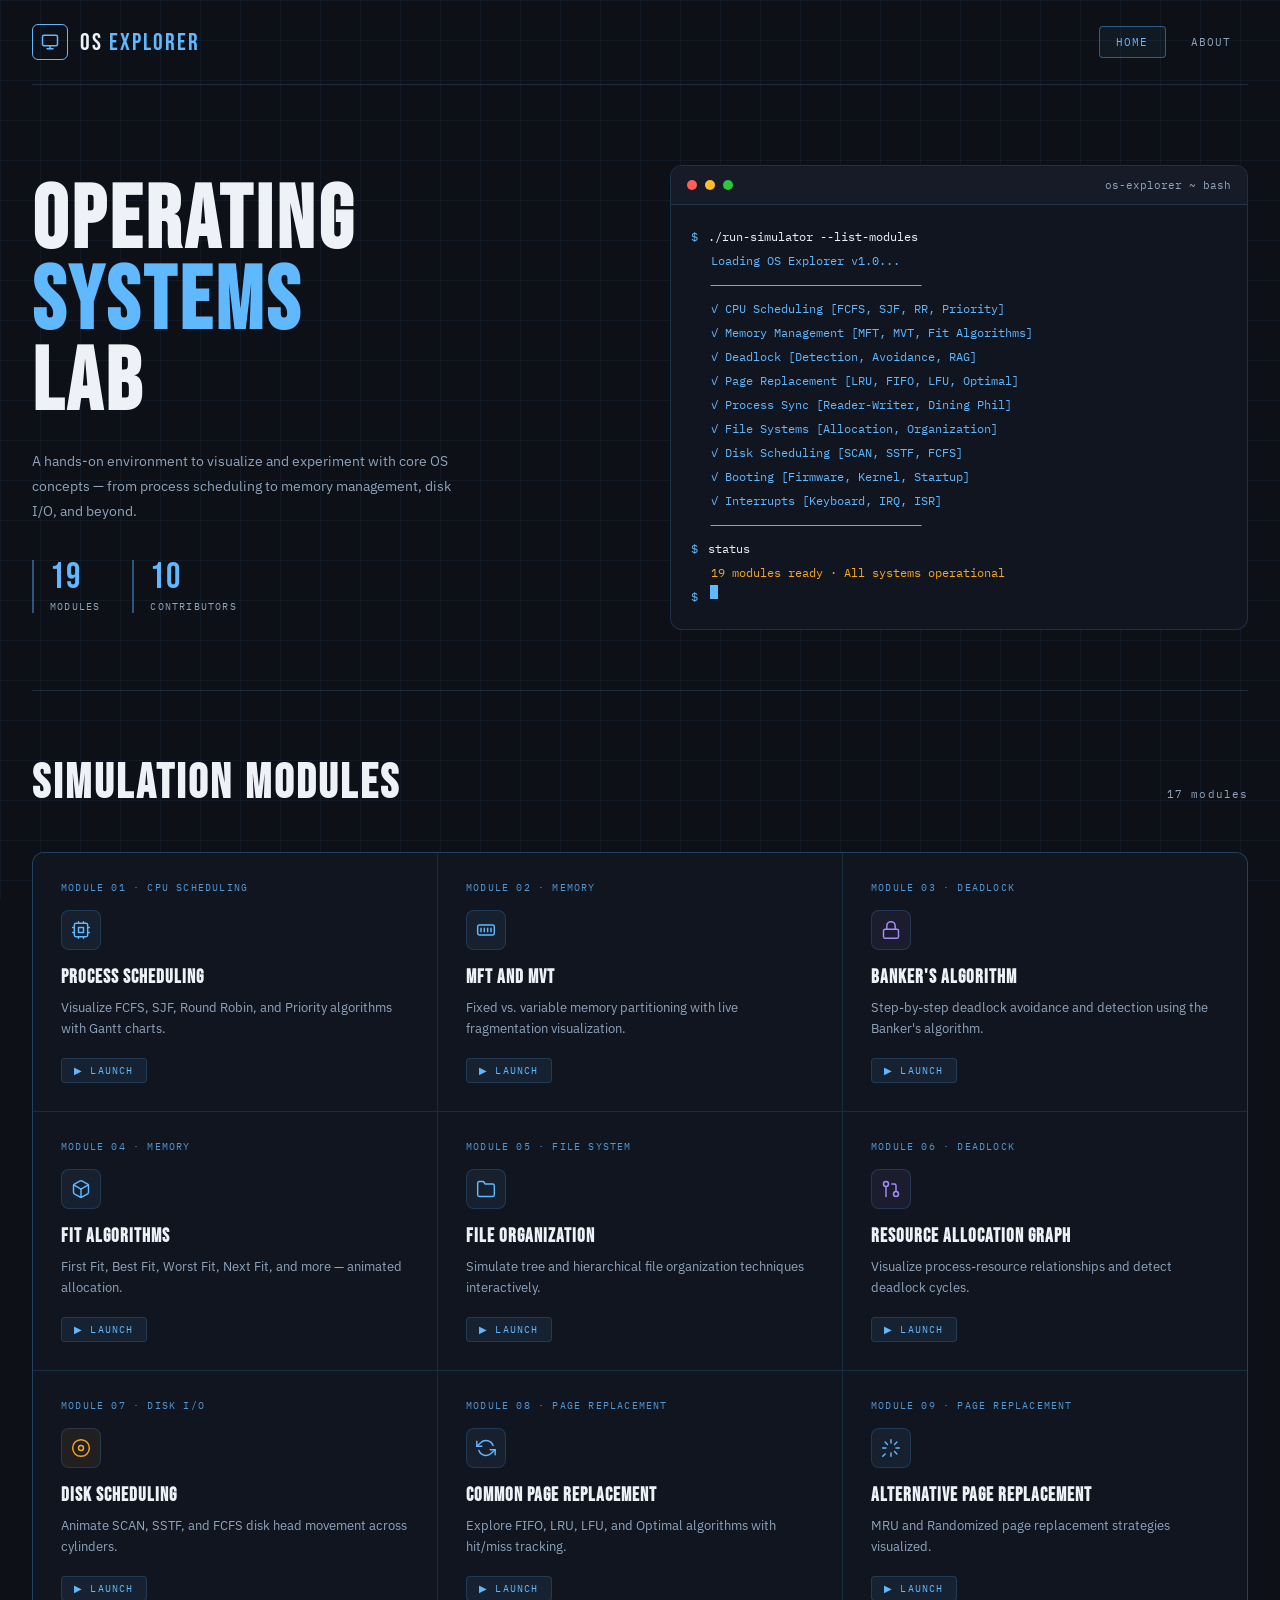
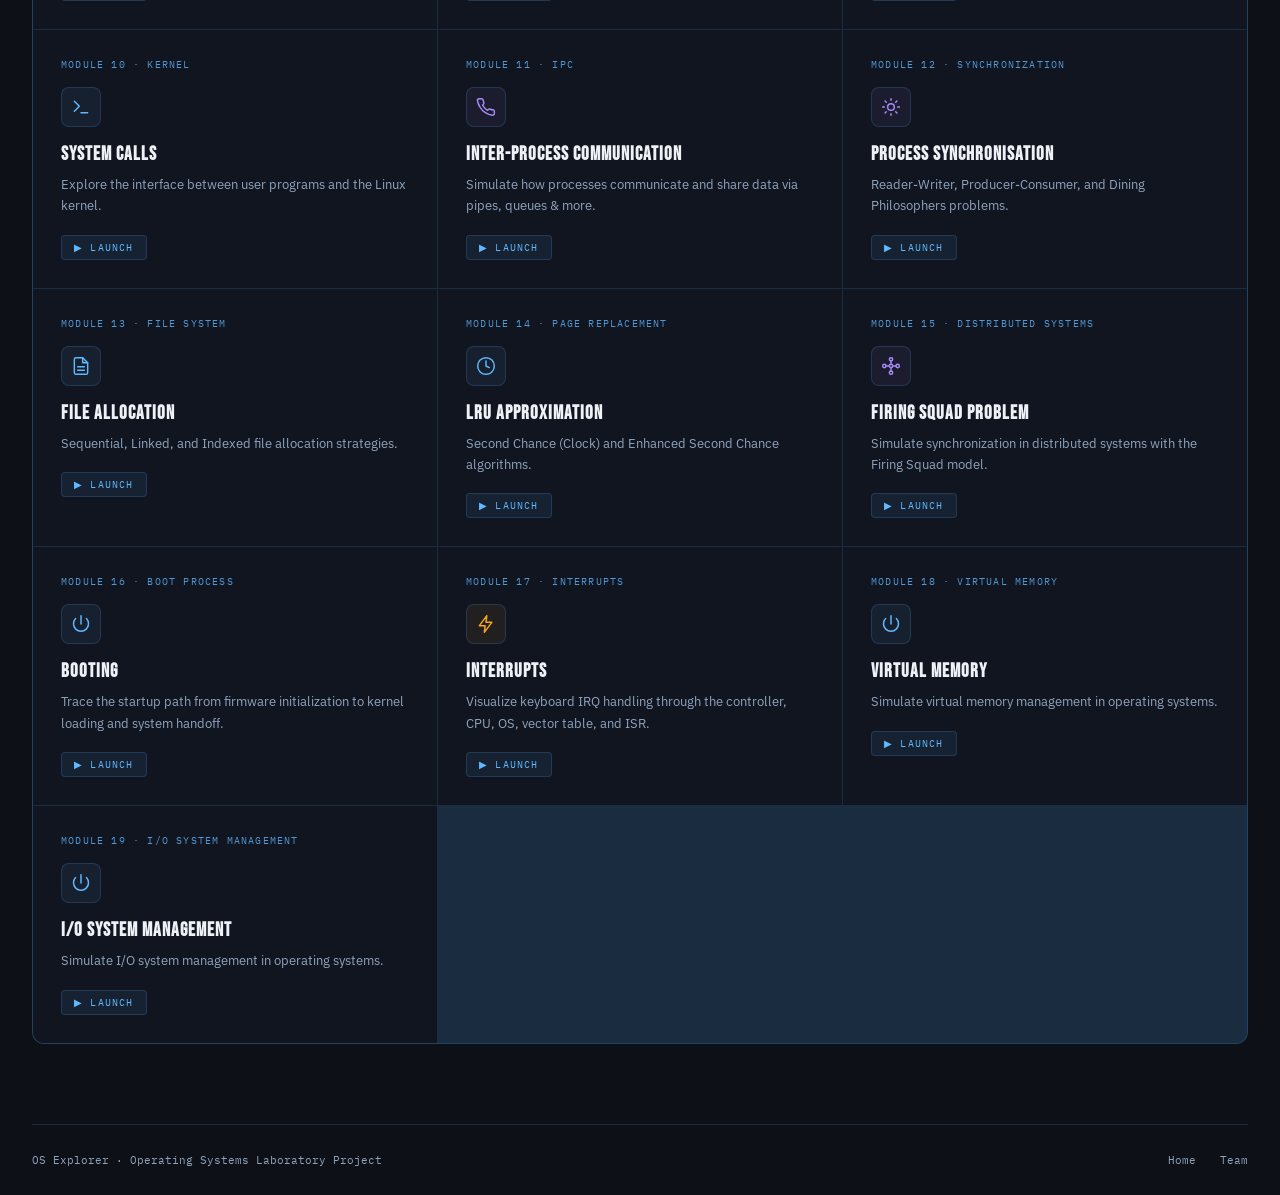
<file: index.html>
<!DOCTYPE html>
<html lang="en">
<head>
  <meta charset="UTF-8" />
  <meta name="viewport" content="width=device-width, initial-scale=1.0" />
  <title>OS Explorer — Operating Systems Lab</title>
  <link rel="preconnect" href="https://fonts.googleapis.com">
  <link href="https://fonts.googleapis.com/css2?family=IBM+Plex+Mono:wght@400;500;700&family=Bebas+Neue&family=IBM+Plex+Sans:wght@400;500;600&display=swap" rel="stylesheet">
  <style>
    :root {
      --bg:            #0d1017;
      --bg2:           #111520;
      --surface:       #161b27;
      --border:        rgba(82, 170, 255, 0.18);
      --border-bright: rgba(82, 170, 255, 0.45);
      --accent:        #60b8ff;
      --accent-dim:    rgba(96, 184, 255, 0.15);
      --accent2:       #60b8ff;
      --purple:        #a78bfa;
      --text:          #eef2f7;
      --muted:         #8fa4bc;
      --dim:           rgba(96, 183, 255, 0.803);
      --mono:  'IBM Plex Mono', monospace;
      --sans:  'IBM Plex Sans', sans-serif;
      --display: 'Bebas Neue', sans-serif;
    }

    * { box-sizing: border-box; margin: 0; padding: 0; }

    body {
      background: var(--bg);
      color: var(--text);
      font-family: var(--mono);
      min-height: 100vh;
      overflow-x: hidden;
    }

    /* Subtle grid overlay */
    body::before {
      content: '';
      position: fixed; inset: 0;
      background-image:
        linear-gradient(rgba(96,184,255,0.06) 1px, transparent 1px),
        linear-gradient(90deg, rgba(96,184,255,0.06) 1px, transparent 1px);
      background-size: 40px 40px;
      pointer-events: none; z-index: 0;
    }

    .container {
      max-width: 1280px; margin: 0 auto;
      padding: 0 32px; position: relative; z-index: 1;
    }

    /* ── NAVBAR ── */
    .navbar {
      display: flex; justify-content: space-between; align-items: center;
      padding: 24px 0; border-bottom: 1px solid var(--border);
    }
    .logo-wrap { display: flex; align-items: center; gap: 12px; }
    .logo-icon {
      width: 36px; height: 36px;
      border: 1.5px solid var(--accent); border-radius: 6px;
      display: flex; align-items: center; justify-content: center;
      color: var(--accent);
    }
    .logo { font-family: var(--display); font-size: 24px; letter-spacing: 2px; color: var(--text); }
    .logo span { color: var(--accent); }

    nav { display: flex; align-items: center; gap: 8px; }
    nav a {
      color: var(--muted); text-decoration: none;
      font-family: var(--mono); font-size: 11px;
      letter-spacing: 0.1em; text-transform: uppercase;
      padding: 8px 16px; border: 1px solid transparent; border-radius: 4px;
      transition: all 0.2s;
    }
    nav a:hover, nav a.active {
      color: var(--accent);
      border-color: var(--border-bright);
      background: rgba(96,184,255,0.05);
    }

    /* ── HERO ── */
    .hero {
      padding: 80px 0 60px;
      display: grid; grid-template-columns: 1fr 1fr;
      gap: 60px; align-items: center;
    }
    .hero-left { animation: fadeUp 0.6s ease both; }

    .hero h1 {
      font-family: var(--display);
      font-size: 88px; line-height: 0.92;
      letter-spacing: 4px; margin-bottom: 24px;
      color: var(--text);
    }
    .hero h1 .accent { color: var(--accent); }

    .hero-sub {
      color: var(--muted); font-family: var(--sans);
      font-size: 14px; line-height: 1.8;
      max-width: 420px; margin-bottom: 36px;
    }

    .hero-stats { display: flex; gap: 32px; }
    .stat { border-left: 2px solid var(--border-bright); padding-left: 16px; }
    .stat-n {
      font-family: var(--display); font-size: 36px;
      letter-spacing: 2px; color: var(--accent); line-height: 1;
    }
    .stat-label {
      font-family: var(--mono); font-size: 10px;
      color: var(--muted); text-transform: uppercase;
      letter-spacing: 0.12em; margin-top: 4px;
    }

    /* Terminal */
    .hero-right { animation: fadeUp 0.8s ease 0.2s both; }

    @keyframes fadeUp {
      from { opacity: 0; transform: translateY(20px); }
      to   { opacity: 1; transform: translateY(0); }
    }

    .terminal {
      background: var(--bg2);
      border: 1px solid var(--border);
      border-radius: 12px; overflow: hidden;
    }
    .terminal-bar {
      background: var(--surface); padding: 12px 16px;
      display: flex; align-items: center; gap: 8px;
      border-bottom: 1px solid var(--border);
    }
    .terminal-dot { width: 10px; height: 10px; border-radius: 50%; }
    .terminal-dot.red    { background: #ff5f57; }
    .terminal-dot.yellow { background: #febc2e; }
    .terminal-dot.green  { background: #28c840; }
    .terminal-title {
      font-family: var(--mono); font-size: 11px;
      color: var(--muted); margin-left: auto;
    }
    .terminal-body {
      padding: 20px; font-family: var(--mono);
      font-size: 12px; line-height: 2;
    }
    .t-line   { display: flex; gap: 10px; }
    .t-prompt { color: var(--accent); }
    .t-cmd    { color: var(--text); }
    .t-output { color: var(--muted); padding-left: 20px; }
    .t-ok     { color: var(--accent); }
    .t-info   { color: var(--accent2); }
    .t-warn   { color: #f5a623; }

    .cursor {
      display: inline-block; width: 8px; height: 14px;
      background: var(--accent); vertical-align: middle;
      animation: blink 1s step-end infinite; margin-left: 2px;
    }
    @keyframes blink { 0%,100%{opacity:1} 50%{opacity:0} }

    hr.divider { border: none; border-top: 1px solid var(--border); }

    /* ── MODULES ── */
    .modules-section { padding: 64px 0 80px; }

    .section-header {
      display: flex; align-items: baseline;
      justify-content: space-between; margin-bottom: 40px;
    }
    .section-header h2 {
      font-family: var(--display); font-size: 48px;
      letter-spacing: 3px; color: var(--text);
    }
    .section-header .counter {
      font-family: var(--mono); font-size: 11px;
      color: var(--muted); letter-spacing: 0.1em;
    }

    .modules-grid {
      display: grid; grid-template-columns: repeat(3, 1fr);
      gap: 1px; background: var(--border);
      border: 1px solid var(--border); border-radius: 12px; overflow: hidden;
    }

    .card {
      background: var(--bg2); padding: 28px;
      position: relative; transition: background 0.2s;
      animation: fadeUp 0.4s ease both;
    }
    .card:hover { background: var(--surface); }
    .card:hover .card-arrow { opacity: 1; transform: translate(2px, -2px); }
    .card:hover .card-num   { color: var(--accent); }
    .card:hover .card-icon  { border-color: var(--border-bright); }

    .card:nth-child(1)  { animation-delay:.05s } .card:nth-child(2)  { animation-delay:.10s }
    .card:nth-child(3)  { animation-delay:.15s } .card:nth-child(4)  { animation-delay:.20s }
    .card:nth-child(5)  { animation-delay:.25s } .card:nth-child(6)  { animation-delay:.30s }
    .card:nth-child(7)  { animation-delay:.35s } .card:nth-child(8)  { animation-delay:.40s }
    .card:nth-child(9)  { animation-delay:.45s } .card:nth-child(10) { animation-delay:.50s }
    .card:nth-child(11) { animation-delay:.55s } .card:nth-child(12) { animation-delay:.60s }
    .card:nth-child(13) { animation-delay:.65s } .card:nth-child(14) { animation-delay:.70s }
    .card:nth-child(15) { animation-delay:.75s } .card:nth-child(16) { animation-delay:.80s }
    .card:nth-child(17) { animation-delay:.85s }

    .card-num {
      font-family: var(--mono); font-size: 10px; color: var(--dim);
      letter-spacing: 0.12em; text-transform: uppercase;
      margin-bottom: 16px; 
      transition: color 0.2s;
    }
    .card-icon {
      width: 40px; height: 40px; border-radius: 8px;
      border: 1px solid var(--border);
      display: flex; align-items: center; justify-content: center;
      margin-bottom: 16px; transition: border-color 0.2s;
    }

    /* Category icon colors */
    .cat-cpu  .card-icon { background: rgba(96,184,255,0.07);  color: var(--accent2); }
    .cat-mem  .card-icon { background: rgba(96,184,255,0.07); color: var(--accent); }
    .cat-sync .card-icon { background: rgba(167,139,250,0.07); color: var(--purple); }
    .cat-io   .card-icon { background: rgba(245,166,35,0.07);  color: #f5a623; }
    .cat-fs   .card-icon { background: rgba(96,184,255,0.07); color: var(--accent); }

    .card h3 {
      font-family: var(--display); font-size: 19px;
      letter-spacing: 1px; margin-bottom: 8px; color: var(--text);
    }
    .card p {
      font-family: var(--sans); font-size: 13px;
      color: var(--muted); line-height: 1.65;
    }
    .card-arrow {
      position: absolute; top: 24px; right: 24px;
      color: var(--accent); opacity: 0;
      transition: all 0.2s; text-decoration: none; display: flex;
    }
    .card-badge {
      display: inline-flex; align-items: center; gap: 6px;
      margin-top: 18px;
      background: rgba(96,184,255,0.08); border: 1px solid var(--border);
      border-radius: 4px; padding: 5px 12px;
      font-family: var(--mono); font-size: 10px;
      letter-spacing: 0.12em; text-transform: uppercase;
      color: var(--accent); text-decoration: none; transition: all 0.2s;
    }
    .card-badge:hover {
      background: rgba(96,184,255,0.15);
      border-color: var(--border-bright);
    }

    /* ── FOOTER ── */
    footer {
      border-top: 1px solid var(--border); padding: 28px 0;
      display: flex; align-items: center; justify-content: space-between;
    }
    .footer-left { font-family: var(--mono); font-size: 11px; color: var(--muted); }
    .footer-right { display: flex; gap: 24px; }
    .footer-right a {
      font-family: var(--mono); font-size: 11px;
      color: var(--muted); text-decoration: none; transition: color 0.2s;
    }
    .footer-right a:hover { color: var(--accent); }

    @media (max-width: 1024px) {
      .modules-grid { grid-template-columns: repeat(2, 1fr); }
      .hero { grid-template-columns: 1fr; }
      .hero-right { display: none; }
      .hero h1 { font-size: 72px; }
    }
    @media (max-width: 600px) {
      .modules-grid { grid-template-columns: 1fr; }
      .hero h1 { font-size: 52px; }
      .container { padding: 0 16px; }
    }
  </style>
</head>
<body>
<div class="container">

  <!-- NAVBAR -->
  <header class="navbar">
    <div class="logo-wrap">
      <div class="logo-icon">
        <svg width="18" height="18" viewBox="0 0 24 24" fill="none" stroke="currentColor" stroke-width="2" stroke-linecap="round" stroke-linejoin="round"><rect x="2" y="3" width="20" height="14" rx="2"/><line x1="8" y1="21" x2="16" y2="21"/><line x1="12" y1="17" x2="12" y2="21"/></svg>
      </div>
      <span class="logo">OS <span>EXPLORER</span></span>
    </div>
    <nav>
      <a href="index.html" class="active">Home</a>
      <a href="about.html">About</a>
    </nav>
  </header>

  <!-- HERO -->
  <section class="hero">
    <div class="hero-left">
      <h1>OPERATING<br><span class="accent">SYSTEMS</span><br>LAB</h1>
      <p class="hero-sub">A hands-on environment to visualize and experiment with core OS concepts — from process scheduling to memory management, disk I/O, and beyond.</p>
      <div class="hero-stats">
        <div class="stat"><div class="stat-n">19</div><div class="stat-label">Modules</div></div>
        <div class="stat"><div class="stat-n">10</div><div class="stat-label">Contributors</div></div>
      </div>
    </div>

    <div class="hero-right">
      <div class="terminal">
        <div class="terminal-bar">
          <div class="terminal-dot red"></div>
          <div class="terminal-dot yellow"></div>
          <div class="terminal-dot green"></div>
          <span class="terminal-title">os-explorer ~ bash</span>
        </div>
        <div class="terminal-body">
          <div class="t-line"><span class="t-prompt">$</span><span class="t-cmd">./run-simulator --list-modules</span></div>
          <div class="t-output t-info">Loading OS Explorer v1.0...</div>
          <div class="t-output">──────────────────────────────</div>
          <div class="t-output t-ok">✓ CPU Scheduling      [FCFS, SJF, RR, Priority]</div>
          <div class="t-output t-ok">✓ Memory Management   [MFT, MVT, Fit Algorithms]</div>
          <div class="t-output t-ok">✓ Deadlock            [Detection, Avoidance, RAG]</div>
          <div class="t-output t-ok">✓ Page Replacement    [LRU, FIFO, LFU, Optimal]</div>
          <div class="t-output t-ok">✓ Process Sync        [Reader-Writer, Dining Phil]</div>
          <div class="t-output t-ok">✓ File Systems        [Allocation, Organization]</div>
          <div class="t-output t-ok">✓ Disk Scheduling     [SCAN, SSTF, FCFS]</div>
          <div class="t-output t-ok">✓ Booting             [Firmware, Kernel, Startup]</div>
          <div class="t-output t-ok">✓ Interrupts          [Keyboard, IRQ, ISR]</div>
          <div class="t-output">──────────────────────────────</div>
          <div class="t-line"><span class="t-prompt">$</span><span class="t-cmd">status</span></div>
          <div class="t-output t-warn">19 modules ready · All systems operational</div>
          <div class="t-line"><span class="t-prompt">$</span><span class="cursor"></span></div>
        </div>
      </div>
    </div>
  </section>

  <hr class="divider">

  <!-- MODULES -->
  <section class="modules-section">
    <div class="section-header">
      <h2>SIMULATION MODULES</h2>
      <span class="counter">17 modules</span>
    </div>

    <div class="modules-grid">

      <div class="card cat-cpu">
        <div class="card-num">MODULE 01 · CPU SCHEDULING</div>
        <div class="card-icon"><svg width="20" height="20" viewBox="0 0 24 24" fill="none" stroke="currentColor" stroke-width="1.75" stroke-linecap="round" stroke-linejoin="round"><rect x="4" y="4" width="16" height="16" rx="2"/><rect x="9" y="9" width="6" height="6"/><path d="M9 2v2M15 2v2M9 20v2M15 20v2M2 9h2M2 15h2M20 9h2M20 15h2"/></svg></div>
        <h3>PROCESS SCHEDULING</h3>
        <p>Visualize FCFS, SJF, Round Robin, and Priority algorithms with Gantt charts.</p>
        <a href="CPU Scheduling/CPU.html" class="card-badge">▶ Launch</a>
        <a href="CPU Scheduling/CPU.html" class="card-arrow"><svg width="16" height="16" viewBox="0 0 24 24" fill="none" stroke="currentColor" stroke-width="2" stroke-linecap="round" stroke-linejoin="round"><path d="M7 17L17 7"/><path d="M7 7h10v10"/></svg></a>
      </div>

      <div class="card cat-mem">
        <div class="card-num">MODULE 02 · MEMORY</div>
        <div class="card-icon"><svg width="20" height="20" viewBox="0 0 24 24" fill="none" stroke="currentColor" stroke-width="1.75" stroke-linecap="round" stroke-linejoin="round"><rect x="2" y="6" width="20" height="12" rx="2"/><path d="M6 10v4M10 10v4M14 10v4M18 10v4"/></svg></div>
        <h3>MFT AND MVT</h3>
        <p>Fixed vs. variable memory partitioning with live fragmentation visualization.</p>
        <a href="memory-management/MVFT.html" class="card-badge">▶ Launch</a>
        <a href="memory-management/MVFT.html" class="card-arrow"><svg width="16" height="16" viewBox="0 0 24 24" fill="none" stroke="currentColor" stroke-width="2" stroke-linecap="round" stroke-linejoin="round"><path d="M7 17L17 7"/><path d="M7 7h10v10"/></svg></a>
      </div>

      <div class="card cat-sync">
        <div class="card-num">MODULE 03 · DEADLOCK</div>
        <div class="card-icon"><svg width="20" height="20" viewBox="0 0 24 24" fill="none" stroke="currentColor" stroke-width="1.75" stroke-linecap="round" stroke-linejoin="round"><rect x="3" y="11" width="18" height="11" rx="2"/><path d="M7 11V7a5 5 0 0 1 10 0v4"/></svg></div>
        <h3>BANKER'S ALGORITHM</h3>
        <p>Step-by-step deadlock avoidance and detection using the Banker's algorithm.</p>
        <a href="Bankers/bankers.html" class="card-badge">▶ Launch</a>
        <a href="Bankers/bankers.html" class="card-arrow"><svg width="16" height="16" viewBox="0 0 24 24" fill="none" stroke="currentColor" stroke-width="2" stroke-linecap="round" stroke-linejoin="round"><path d="M7 17L17 7"/><path d="M7 7h10v10"/></svg></a>
      </div>

      <div class="card cat-mem">
        <div class="card-num">MODULE 04 · MEMORY</div>
        <div class="card-icon"><svg width="20" height="20" viewBox="0 0 24 24" fill="none" stroke="currentColor" stroke-width="1.75" stroke-linecap="round" stroke-linejoin="round"><path d="M21 16V8a2 2 0 0 0-1-1.73l-7-4a2 2 0 0 0-2 0l-7 4A2 2 0 0 0 3 8v8a2 2 0 0 0 1 1.73l7 4a2 2 0 0 0 2 0l7-4A2 2 0 0 0 21 16z"/><polyline points="3.27 6.96 12 12.01 20.73 6.96"/><line x1="12" y1="22.08" x2="12" y2="12"/></svg></div>
        <h3>FIT ALGORITHMS</h3>
        <p>First Fit, Best Fit, Worst Fit, Next Fit, and more — animated allocation.</p>
        <a href="memmory-allocation/memory-allocation.html" class="card-badge">▶ Launch</a>
        <a href="memmory-allocation/memory-allocation.html" class="card-arrow"><svg width="16" height="16" viewBox="0 0 24 24" fill="none" stroke="currentColor" stroke-width="2" stroke-linecap="round" stroke-linejoin="round"><path d="M7 17L17 7"/><path d="M7 7h10v10"/></svg></a>
      </div>

      <div class="card cat-fs">
        <div class="card-num">MODULE 05 · FILE SYSTEM</div>
        <div class="card-icon"><svg width="20" height="20" viewBox="0 0 24 24" fill="none" stroke="currentColor" stroke-width="1.75" stroke-linecap="round" stroke-linejoin="round"><path d="M22 19a2 2 0 0 1-2 2H4a2 2 0 0 1-2-2V5a2 2 0 0 1 2-2h5l2 3h9a2 2 0 0 1 2 2z"/></svg></div>
        <h3>FILE ORGANIZATION</h3>
        <p>Simulate tree and hierarchical file organization techniques interactively.</p>
        <a href="file-organization/file-organization.html" class="card-badge">▶ Launch</a>
        <a href="file-organization/file-organization.html" class="card-arrow"><svg width="16" height="16" viewBox="0 0 24 24" fill="none" stroke="currentColor" stroke-width="2" stroke-linecap="round" stroke-linejoin="round"><path d="M7 17L17 7"/><path d="M7 7h10v10"/></svg></a>
      </div>

      <div class="card cat-sync">
        <div class="card-num">MODULE 06 · DEADLOCK</div>
        <div class="card-icon"><svg width="20" height="20" viewBox="0 0 24 24" fill="none" stroke="currentColor" stroke-width="1.75" stroke-linecap="round" stroke-linejoin="round"><circle cx="18" cy="18" r="3"/><circle cx="6" cy="6" r="3"/><path d="M13 6h3a2 2 0 0 1 2 2v7"/><line x1="6" y1="9" x2="6" y2="21"/></svg></div>
        <h3>RESOURCE ALLOCATION GRAPH</h3>
        <p>Visualize process-resource relationships and detect deadlock cycles.</p>
        <a href="resource-allocation-graph/resource-allocation-graph.html" class="card-badge">▶ Launch</a>
        <a href="resource-allocation-graph/resource-allocation-graph.html" class="card-arrow"><svg width="16" height="16" viewBox="0 0 24 24" fill="none" stroke="currentColor" stroke-width="2" stroke-linecap="round" stroke-linejoin="round"><path d="M7 17L17 7"/><path d="M7 7h10v10"/></svg></a>
      </div>

      <div class="card cat-io">
        <div class="card-num">MODULE 07 · DISK I/O</div>
        <div class="card-icon"><svg width="20" height="20" viewBox="0 0 24 24" fill="none" stroke="currentColor" stroke-width="1.75" stroke-linecap="round" stroke-linejoin="round"><circle cx="12" cy="12" r="10"/><circle cx="12" cy="12" r="3"/></svg></div>
        <h3>DISK SCHEDULING</h3>
        <p>Animate SCAN, SSTF, and FCFS disk head movement across cylinders.</p>
        <a href="Disk Scheduling/disk.html" class="card-badge">▶ Launch</a>
        <a href="Disk Scheduling/disk.html" class="card-arrow"><svg width="16" height="16" viewBox="0 0 24 24" fill="none" stroke="currentColor" stroke-width="2" stroke-linecap="round" stroke-linejoin="round"><path d="M7 17L17 7"/><path d="M7 7h10v10"/></svg></a>
      </div>

      <div class="card cat-mem">
        <div class="card-num">MODULE 08 · PAGE REPLACEMENT</div>
        <div class="card-icon"><svg width="20" height="20" viewBox="0 0 24 24" fill="none" stroke="currentColor" stroke-width="1.75" stroke-linecap="round" stroke-linejoin="round"><polyline points="1 4 1 10 7 10"/><polyline points="23 20 23 14 17 14"/><path d="M20.49 9A9 9 0 0 0 5.64 5.64L1 10m22 4-4.64 4.36A9 9 0 0 1 3.51 15"/></svg></div>
        <h3>COMMON PAGE REPLACEMENT</h3>
        <p>Explore FIFO, LRU, LFU, and Optimal algorithms with hit/miss tracking.</p>
        <a href="page-replacement-fifo-lru-lfu-optimal/page-replacement.html" class="card-badge">▶ Launch</a>
        <a href="page-replacement-fifo-lru-lfu-optimal/page-replacement.html" class="card-arrow"><svg width="16" height="16" viewBox="0 0 24 24" fill="none" stroke="currentColor" stroke-width="2" stroke-linecap="round" stroke-linejoin="round"><path d="M7 17L17 7"/><path d="M7 7h10v10"/></svg></a>
      </div>

      <div class="card cat-mem">
        <div class="card-num">MODULE 09 · PAGE REPLACEMENT</div>
        <div class="card-icon"><svg width="20" height="20" viewBox="0 0 24 24" fill="none" stroke="currentColor" stroke-width="1.75" stroke-linecap="round" stroke-linejoin="round"><path d="M12 2v4M12 18v4M4.93 4.93l2.83 2.83M16.24 16.24l2.83 2.83M2 12h4M18 12h4M4.93 19.07l-2.83 2.83M19.07 4.93l-2.83 2.83"/></svg></div>
        <h3>ALTERNATIVE PAGE REPLACEMENT</h3>
        <p>MRU and Randomized page replacement strategies visualized.</p>
        <a href="page-replacement-mru-randomised/pagerplcment.html" class="card-badge">▶ Launch</a>
        <a href="page-replacement-mru-randomised/pagerplcment.html" class="card-arrow"><svg width="16" height="16" viewBox="0 0 24 24" fill="none" stroke="currentColor" stroke-width="2" stroke-linecap="round" stroke-linejoin="round"><path d="M7 17L17 7"/><path d="M7 7h10v10"/></svg></a>
      </div>

      <div class="card cat-cpu">
        <div class="card-num">MODULE 10 · KERNEL</div>
        <div class="card-icon"><svg width="20" height="20" viewBox="0 0 24 24" fill="none" stroke="currentColor" stroke-width="1.75" stroke-linecap="round" stroke-linejoin="round"><polyline points="4 17 10 11 4 5"/><line x1="12" y1="19" x2="20" y2="19"/></svg></div>
        <h3>SYSTEM CALLS</h3>
        <p>Explore the interface between user programs and the Linux kernel.</p>
        <a href="system-call/system_call.html" class="card-badge">▶ Launch</a>
        <a href="system-call/system_call.html" class="card-arrow"><svg width="16" height="16" viewBox="0 0 24 24" fill="none" stroke="currentColor" stroke-width="2" stroke-linecap="round" stroke-linejoin="round"><path d="M7 17L17 7"/><path d="M7 7h10v10"/></svg></a>
      </div>

      <div class="card cat-sync">
        <div class="card-num">MODULE 11 · IPC</div>
        <div class="card-icon"><svg width="20" height="20" viewBox="0 0 24 24" fill="none" stroke="currentColor" stroke-width="1.75" stroke-linecap="round" stroke-linejoin="round"><path d="M22 16.92v3a2 2 0 0 1-2.18 2 19.79 19.79 0 0 1-8.63-3.07A19.5 19.5 0 0 1 4.69 12 19.79 19.79 0 0 1 1.65 3.4 2 2 0 0 1 3.62 2h3a2 2 0 0 1 2 1.72c.127.96.361 1.903.7 2.81a2 2 0 0 1-.45 2.11L7.91 9.91a16 16 0 0 0 6.09 6.09l.91-.91a2 2 0 0 1 2.11-.45c.907.339 1.85.573 2.81.7A2 2 0 0 1 22 16.92z"/></svg></div>
        <h3>INTER-PROCESS COMMUNICATION</h3>
        <p>Simulate how processes communicate and share data via pipes, queues &amp; more.</p>
        <a href="ipc/ipc.html" class="card-badge">▶ Launch</a>
        <a href="ipc/ipc.html" class="card-arrow"><svg width="16" height="16" viewBox="0 0 24 24" fill="none" stroke="currentColor" stroke-width="2" stroke-linecap="round" stroke-linejoin="round"><path d="M7 17L17 7"/><path d="M7 7h10v10"/></svg></a>
      </div>

      <div class="card cat-sync">
        <div class="card-num">MODULE 12 · SYNCHRONIZATION</div>
        <div class="card-icon"><svg width="20" height="20" viewBox="0 0 24 24" fill="none" stroke="currentColor" stroke-width="1.75" stroke-linecap="round" stroke-linejoin="round"><path d="M12 2v2M12 20v2M4.93 4.93l1.41 1.41M17.66 17.66l1.41 1.41M2 12h2M20 12h2M6.34 17.66l-1.41 1.41M19.07 4.93l-1.41 1.41"/><circle cx="12" cy="12" r="4"/></svg></div>
        <h3>PROCESS SYNCHRONISATION</h3>
        <p>Reader-Writer, Producer-Consumer, and Dining Philosophers problems.</p>
        <a href="process-synchronisation/index.html" class="card-badge">▶ Launch</a>
        <a href="process-synchronisation/index.html" class="card-arrow"><svg width="16" height="16" viewBox="0 0 24 24" fill="none" stroke="currentColor" stroke-width="2" stroke-linecap="round" stroke-linejoin="round"><path d="M7 17L17 7"/><path d="M7 7h10v10"/></svg></a>
      </div>

      <div class="card cat-fs">
        <div class="card-num">MODULE 13 · FILE SYSTEM</div>
        <div class="card-icon"><svg width="20" height="20" viewBox="0 0 24 24" fill="none" stroke="currentColor" stroke-width="1.75" stroke-linecap="round" stroke-linejoin="round"><path d="M14 2H6a2 2 0 0 0-2 2v16a2 2 0 0 0 2 2h12a2 2 0 0 0 2-2V8z"/><polyline points="14 2 14 8 20 8"/><line x1="16" y1="13" x2="8" y2="13"/><line x1="16" y1="17" x2="8" y2="17"/></svg></div>
        <h3>FILE ALLOCATION</h3>
        <p>Sequential, Linked, and Indexed file allocation strategies.</p>
        <a href="FileAllocation/FileAllocation.html" class="card-badge">▶ Launch</a>
        <a href="FileAllocation/FileAllocation.html" class="card-arrow"><svg width="16" height="16" viewBox="0 0 24 24" fill="none" stroke="currentColor" stroke-width="2" stroke-linecap="round" stroke-linejoin="round"><path d="M7 17L17 7"/><path d="M7 7h10v10"/></svg></a>
      </div>

      <div class="card cat-mem">
        <div class="card-num">MODULE 14 · PAGE REPLACEMENT</div>
        <div class="card-icon"><svg width="20" height="20" viewBox="0 0 24 24" fill="none" stroke="currentColor" stroke-width="1.75" stroke-linecap="round" stroke-linejoin="round"><circle cx="12" cy="12" r="10"/><polyline points="12 6 12 12 16 14"/></svg></div>
        <h3>LRU APPROXIMATION</h3>
        <p>Second Chance (Clock) and Enhanced Second Chance algorithms.</p>
        <a href="LRU-approximation/clock.html" class="card-badge">▶ Launch</a>
        <a href="LRU-approximation/clock.html" class="card-arrow"><svg width="16" height="16" viewBox="0 0 24 24" fill="none" stroke="currentColor" stroke-width="2" stroke-linecap="round" stroke-linejoin="round"><path d="M7 17L17 7"/><path d="M7 7h10v10"/></svg></a>
      </div>

      <div class="card cat-sync">
        <div class="card-num">MODULE 15 · DISTRIBUTED SYSTEMS</div>
        <div class="card-icon"><svg width="20" height="20" viewBox="0 0 24 24" fill="none" stroke="currentColor" stroke-width="1.75" stroke-linecap="round" stroke-linejoin="round"><circle cx="12" cy="12" r="2"/><circle cx="4" cy="12" r="2"/><circle cx="20" cy="12" r="2"/><circle cx="12" cy="4" r="2"/><circle cx="12" cy="20" r="2"/><line x1="6" y1="12" x2="10" y2="12"/><line x1="14" y1="12" x2="18" y2="12"/><line x1="12" y1="6" x2="12" y2="10"/><line x1="12" y1="14" x2="12" y2="18"/></svg></div>
        <h3>FIRING SQUAD PROBLEM</h3>
        <p>Simulate synchronization in distributed systems with the Firing Squad model.</p>
        <a href="FiringSquad/FiringSquad.html" class="card-badge">▶ Launch</a>
        <a href="FiringSquad/FiringSquad.html" class="card-arrow"><svg width="16" height="16" viewBox="0 0 24 24" fill="none" stroke="currentColor" stroke-width="2" stroke-linecap="round" stroke-linejoin="round"><path d="M7 17L17 7"/><path d="M7 7h10v10"/></svg></a>
      </div>

      <div class="card cat-cpu">
        <div class="card-num">MODULE 16 · BOOT PROCESS</div>
        <div class="card-icon"><svg width="20" height="20" viewBox="0 0 24 24" fill="none" stroke="currentColor" stroke-width="1.75" stroke-linecap="round" stroke-linejoin="round"><path d="M12 2v10"/><path d="M5.5 5.5a9 9 0 1 0 13 0"/></svg></div>
        <h3>BOOTING</h3>
        <p>Trace the startup path from firmware initialization to kernel loading and system handoff.</p>
        <a href="booting/index.html" class="card-badge">▶ Launch</a>
        <a href="booting/index.html" class="card-arrow"><svg width="16" height="16" viewBox="0 0 24 24" fill="none" stroke="currentColor" stroke-width="2" stroke-linecap="round" stroke-linejoin="round"><path d="M7 17L17 7"/><path d="M7 7h10v10"/></svg></a>
      </div>

      <div class="card cat-io">
        <div class="card-num">MODULE 17 · INTERRUPTS</div>
        <div class="card-icon"><svg width="20" height="20" viewBox="0 0 24 24" fill="none" stroke="currentColor" stroke-width="1.75" stroke-linecap="round" stroke-linejoin="round"><path d="M13 2L4 14h7l-1 8 9-12h-7l1-8z"/></svg></div>
        <h3>INTERRUPTS</h3>
        <p>Visualize keyboard IRQ handling through the controller, CPU, OS, vector table, and ISR.</p>
        <a href="interrupts/index.html" class="card-badge">▶ Launch</a>
        <a href="interrupts/index.html" class="card-arrow"><svg width="16" height="16" viewBox="0 0 24 24" fill="none" stroke="currentColor" stroke-width="2" stroke-linecap="round" stroke-linejoin="round"><path d="M7 17L17 7"/><path d="M7 7h10v10"/></svg></a>
      </div>

      <div class="card cat-cpu">
        <div class="card-num">MODULE 18 · VIRTUAL MEMORY</div>
        <div class="card-icon"><svg width="20" height="20" viewBox="0 0 24 24" fill="none" stroke="currentColor" stroke-width="1.75" stroke-linecap="round" stroke-linejoin="round"><path d="M12 2v10"/><path d="M5.5 5.5a9 9 0 1 0 13 0"/></svg></div>
        <h3>VIRTUAL MEMORY</h3>
        <p>Simulate virtual memory management in operating systems.</p>
        <a href="Virtual-memory/virtual-memory.html" class="card-badge">▶ Launch</a>
        <a href="Virtual-memory/virtual-memory.html" class="card-arrow"><svg width="16" height="16" viewBox="0 0 24 24" fill="none" stroke="currentColor" stroke-width="2" stroke-linecap="round" stroke-linejoin="round"><path d="M7 17L17 7"/><path d="M7 7h10v10"/></svg></a>
      </div>

      <div class="card cat-cpu">
        <div class="card-num">MODULE 19 · I/O SYSTEM MANAGEMENT</div>
        <div class="card-icon"><svg width="20" height="20" viewBox="0 0 24 24" fill="none" stroke="currentColor" stroke-width="1.75" stroke-linecap="round" stroke-linejoin="round"><path d="M12 2v10"/><path d="M5.5 5.5a9 9 0 1 0 13 0"/></svg></div>
        <h3>I/O SYSTEM MANAGEMENT</h3>
        <p>Simulate I/O system management in operating systems.</p>
        <a href="io-management/io-management.html" class="card-badge">▶ Launch</a>
        <a href="io-management/io-management.html" class="card-arrow"><svg width="16" height="16" viewBox="0 0 24 24" fill="none" stroke="currentColor" stroke-width="2" stroke-linecap="round" stroke-linejoin="round"><path d="M7 17L17 7"/><path d="M7 7h10v10"/></svg></a>
      </div>

    </div>
  </section>

  <footer>
    <div class="footer-left">OS Explorer · Operating Systems Laboratory Project</div>
    <div class="footer-right">
      <a href="index.html">Home</a>
      <a href="about.html">Team</a>
    </div>
  </footer>

</div>
</body>
</html>
</file>
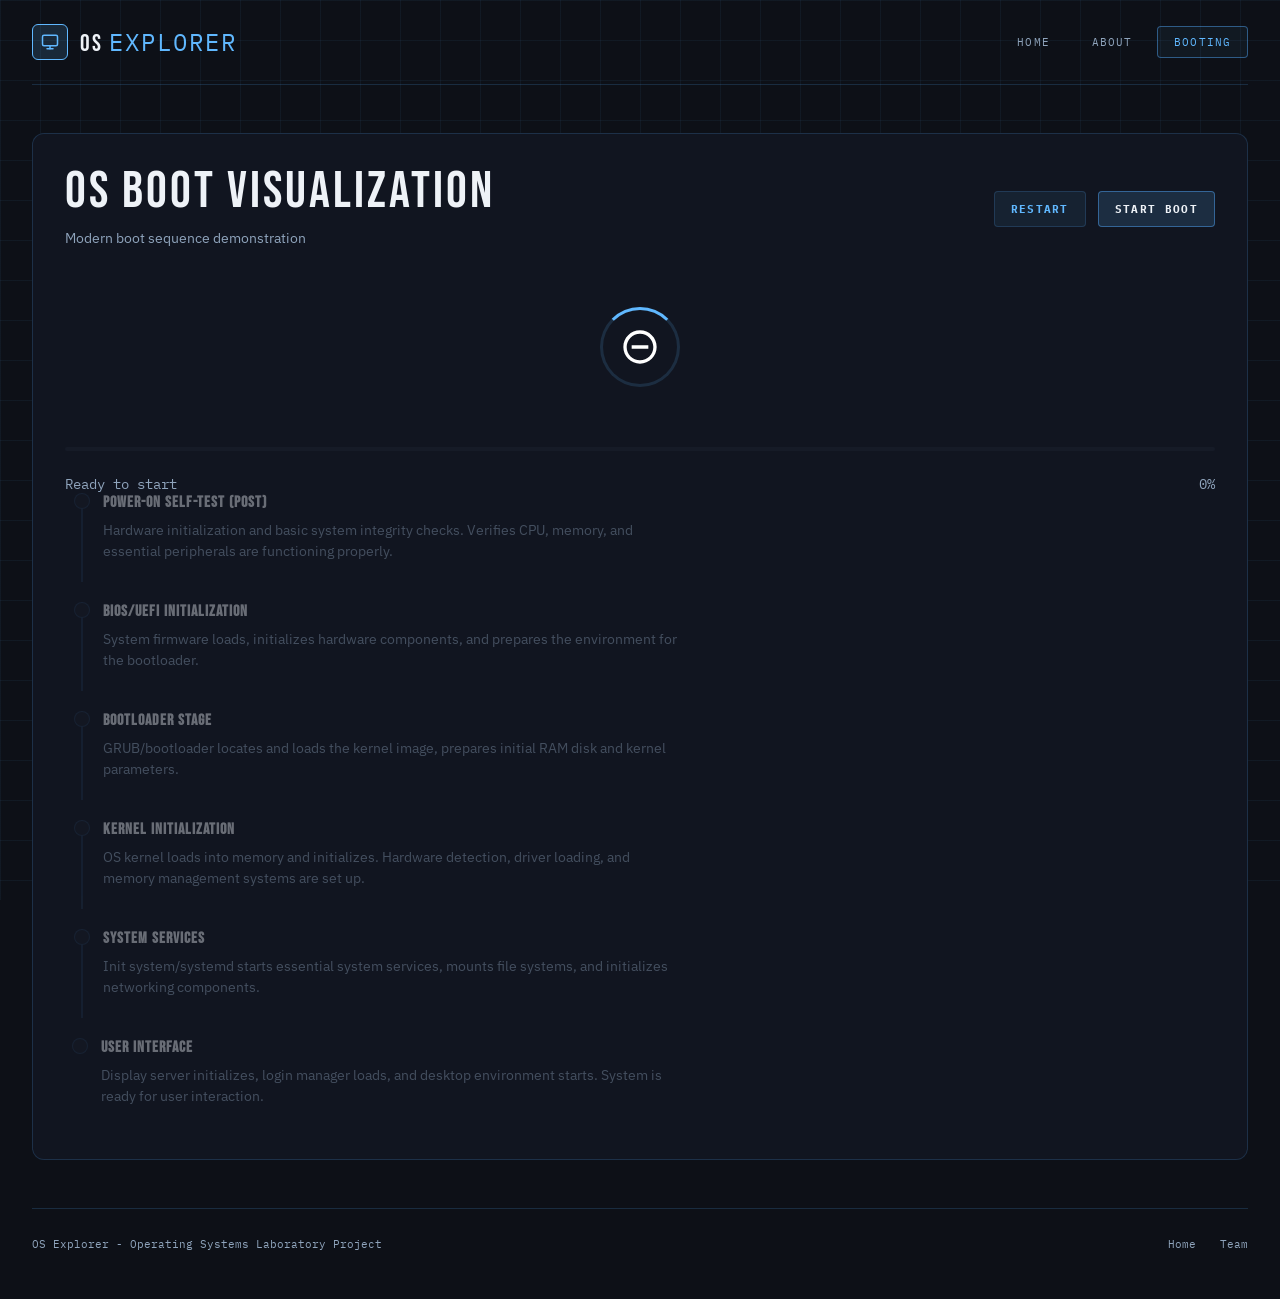
<file: booting/index.html>
<!DOCTYPE html>
<html lang="en">
<head>
  <meta charset="UTF-8">
  <meta name="viewport" content="width=device-width, initial-scale=1.0">
  <title>Booting - OS Explorer</title>
  <link rel="preconnect" href="https://fonts.googleapis.com">
  <link href="https://fonts.googleapis.com/css2?family=IBM+Plex+Mono:wght@400;500;700&family=Bebas+Neue&family=IBM+Plex+Sans:wght@400;500;600&display=swap" rel="stylesheet">
  <style>
    :root {
      --bg: #0d1017;
      --bg2: #111520;
      --surface: #161b27;
      --border: rgba(82, 170, 255, 0.18);
      --border-bright: rgba(82, 170, 255, 0.45);
      --accent: #60b8ff;
      --accent-soft: rgba(96, 184, 255, 0.15);
      --line: var(--border);
      --text: #eef2f7;
      --muted: #8fa4bc;
      --mono: 'IBM Plex Mono', monospace;
      --sans: 'IBM Plex Sans', sans-serif;
      --display: 'Bebas Neue', sans-serif;
    }

    * {
      margin: 0;
      padding: 0;
      box-sizing: border-box;
      font-family: var(--mono);
    }
    
    html {
      min-height: 100%;
    }

    body {
      background: var(--bg);
      color: var(--text);
      min-height: 100vh;
      overflow-x: hidden;
    }

    body::before {
      content: "";
      position: fixed;
      inset: 0;
      background-image:
        linear-gradient(rgba(96,184,255,0.06) 1px, transparent 1px),
        linear-gradient(90deg, rgba(96,184,255,0.06) 1px, transparent 1px);
      background-size: 40px 40px;
      pointer-events: none;
      z-index: 0;
    }
    
    .container {
      width: 100%;
      max-width: 1280px;
      min-height: 100vh;
      margin: 0 auto;
      padding: 0 32px 48px;
      position: relative;
      z-index: 1;
    }

    .navbar {
      display: flex;
      justify-content: space-between;
      align-items: center;
      padding: 24px 0;
      margin-bottom: 48px;
      border-bottom: 1px solid var(--border);
    }

    .logo-wrap { display: flex; align-items: center; gap: 12px; }
    .logo-icon {
      width: 36px; height: 36px;
      border: 1.5px solid var(--accent); border-radius: 6px;
      display: flex; align-items: center; justify-content: center;
      color: var(--accent); background: var(--accent-soft);
    }

    .logo {
      color: var(--text);
      font-family: var(--display);
      font-size: 24px;
      font-weight: 400;
      letter-spacing: 2px;
      text-decoration: none;
    }
    .logo span { color: var(--accent); }

    nav { display: flex; align-items: center; gap: 8px; }

    .navbar nav a {
      color: var(--muted);
      text-decoration: none;
      font-family: var(--mono);
      font-size: 11px;
      letter-spacing: 0.1em;
      text-transform: uppercase;
      padding: 8px 16px;
      border: 1px solid transparent;
      border-radius: 4px;
      transition: all 0.2s ease;
    }

    .navbar nav a:hover,
    .navbar nav a.active {
      color: var(--accent);
      border-color: var(--border-bright);
      background: rgba(96,184,255,0.05);
    }
    
    .boot-container {
      border-radius: 12px;
      background: var(--bg2);
      border: 1px solid var(--border);
      padding: 32px;
      position: relative;
      overflow: hidden;
      animation: fadeUp 0.5s ease both;
    }
    
    .header {
      display: flex;
      justify-content: space-between;
      align-items: center;
      margin-bottom: 36px;
    }
    
    .title {
      color: var(--text);
      font-family: var(--display);
      font-size: 52px;
      font-weight: 400;
      letter-spacing: 3px;
      line-height: 1;
    }
    
    .subtitle {
      color: var(--muted);
      font-family: var(--sans);
      font-size: 14px;
      line-height: 1.8;
      margin-top: 8px;
    }
    
    .controls {
      display: flex;
      gap: 12px;
    }
    
    .btn {
      background: rgba(96,184,255,0.08);
      color: var(--accent);
      border: 1px solid var(--border);
      border-radius: 4px;
      padding: 10px 16px;
      font-family: var(--mono);
      font-size: 11px;
      font-weight: 700;
      letter-spacing: 0.12em;
      text-transform: uppercase;
      cursor: pointer;
      transition: all 0.2s ease;
    }
    
    .btn:hover {
      background: rgba(96,184,255,0.15);
      border-color: var(--border-bright);
    }
    
    .btn-primary {
      background: var(--accent-soft);
      color: var(--text);
      border-color: var(--border-bright);
    }
    
    .btn-primary:hover {
      background: rgba(96,184,255,0.22);
    }
    
    .stages {
      display: flex;
      flex-direction: column;
      gap: 20px;
    }
    
    .stage {
      position: relative;
      padding-left: 20px;
      margin-left: 16px;
      border-left: 2px solid var(--border);
      padding-bottom: 20px;
      opacity: 0.4;
      transition: opacity 0.5s ease;
    }
    
    .stage:last-child {
      border-left: none;
    }
    
    .stage.active {
      opacity: 1;
    }
    
    .stage-indicator {
      position: absolute;
      left: -9px;
      top: 0;
      width: 16px;
      height: 16px;
      border-radius: 50%;
      background-color: var(--surface);
      border: 1px solid var(--border);
      display: flex;
      align-items: center;
      justify-content: center;
    }
    
    .stage.active .stage-indicator {
      background-color: var(--accent);
      box-shadow: 0 0 0 4px var(--accent-soft);
    }
    
    .stage.completed .stage-indicator::after {
      content: "";
      display: block;
      width: 6px;
      height: 6px;
      border-radius: 50%;
      background-color: var(--accent);
    }
    
    .stage-title {
      font-size: 16px;
      font-family: var(--display);
      font-weight: 600;
      letter-spacing: 1px;
      margin-bottom: 8px;
    }
    
    .stage.active .stage-title {
      color: #ffffff;
    }
    
    .stage-desc {
      font-size: 14px;
      font-family: var(--sans);
      color: var(--muted);
      line-height: 1.5;
      max-width: 580px;
    }
    
    .progress-bar {
      height: 4px;
      background-color: var(--surface);
      border-radius: 2px;
      margin: 40px 0 24px;
      position: relative;
      overflow: hidden;
    }
    
    .progress {
      position: absolute;
      top: 0;
      left: 0;
      height: 100%;
      width: 0;
      background: linear-gradient(90deg, var(--accent), #a78bfa);
      border-radius: 2px;
      transition: width 0.3s ease;
    }
    
    .progress-info {
      display: flex;
      justify-content: space-between;
      font-size: 14px;
      font-family: var(--mono);
      color: var(--muted);
    }
    
    .visual-container {
      height: 120px;
      margin: 30px 0;
      position: relative;
      display: flex;
      align-items: center;
      justify-content: center;
    }
    
    .boot-animation {
      width: 100%;
      height: 100%;
      display: flex;
      align-items: center;
      justify-content: center;
    }
    
    .boot-icon {
      position: relative;
      width: 80px;
      height: 80px;
      display: flex;
      align-items: center;
      justify-content: center;
    }
    
    .boot-circle {
      position: absolute;
      border: 3px solid var(--accent-soft);
      border-top: 3px solid var(--accent);
      border-radius: 50%;
      width: 80px;
      height: 80px;
      animation: spin 1s linear infinite;
    }
    
    .boot-logo {
      width: 40px;
      height: 40px;
      background-color: #ffffff;
      mask: url("data:image/svg+xml,%3Csvg xmlns='http://www.w3.org/2000/svg' viewBox='0 0 24 24'%3E%3Cpath d='M12 2C6.48 2 2 6.48 2 12s4.48 10 10 10 10-4.48 10-10S17.52 2 12 2zm0 18c-4.41 0-8-3.59-8-8s3.59-8 8-8 8 3.59 8 8-3.59 8-8 8zm-5-9h10v2H7z'/%3E%3C/svg%3E") no-repeat center center;
      mask-size: contain;
    }
    
    .terminal {
      display: none;
      width: 100%;
      height: 100%;
      background-color: #0a0d13;
      border: 1px solid var(--border);
      border-radius: 12px;
      padding: 12px;
      font-family: var(--mono);
      font-size: 13px;
      color: #a0a0a0;
      overflow: hidden;
    }
    
    .terminal-content {
      height: 100%;
      overflow: hidden;
    }
    
    .log-line {
      margin: 2px 0;
      white-space: nowrap;
      opacity: 0;
      transform: translateY(10px);
    }
    
    .log-line.show {
      opacity: 1;
      transform: translateY(0);
      transition: all 0.2s ease;
    }
    
    .highlight {
      color: var(--accent);
    }
    
    .success {
      color: #2ecc71;
    }
    
    .warning {
      color: #f39c12;
    }
    
    .error {
      color: #e74c3c;
    }
    
    .kernel-loading {
      display: none;
      width: 100%;
      height: 100%;
      flex-direction: column;
      align-items: center;
      justify-content: center;
      gap: 24px;
    }
    
    .kernel-logo {
      width: 80px;
      height: 80px;
      background-color: var(--accent);
      mask: url("data:image/svg+xml,%3Csvg xmlns='http://www.w3.org/2000/svg' viewBox='0 0 24 24'%3E%3Cpath d='M17.5 12a5.5 5.5 0 1 1-11 0 5.5 5.5 0 0 1 11 0zM12 7.5a4.5 4.5 0 1 0 0 9 4.5 4.5 0 0 0 0-9zm7.5 8.5L16 19.5 16 16l3.5-3.5L16 9V5.5l3.5 3.5L23 5.5v3l-3.5 3.5L23 15.5v3l-3.5-2.5zM8 19.5L4.5 16 1 18.5v-3L4.5 12 1 8.5v-3L4.5 8 8 4.5v3L4.5 11 8 14.5v5z'/%3E%3C/svg%3E") no-repeat center center;
      mask-size: contain;
    }
    
    .kernel-text {
      font-size: 18px;
      font-weight: 500;
      color: #ffffff;
    }
    
    .loading-dots {
      display: flex;
      gap: 4px;
    }
    
    .dot {
      width: 8px;
      height: 8px;
      border-radius: 50%;
      background-color: var(--accent);
      animation: pulse 1.5s infinite;
    }
    
    .dot:nth-child(2) {
      animation-delay: 0.2s;
    }
    
    .dot:nth-child(3) {
      animation-delay: 0.4s;
    }
    
    .desktop-loading {
      display: none;
      width: 100%;
      height: 100%;
    }
    
    .desktop-bg {
      width: 100%;
      height: 100%;
      position: relative;
      background: linear-gradient(135deg, #101522, #161b27);
      border-radius: 12px;
      overflow: hidden;
    }
    
    .taskbar {
      position: absolute;
      bottom: 0;
      left: 0;
      width: 100%;
      height: 36px;
      background-color: rgba(20, 20, 30, 0.8);
      backdrop-filter: blur(10px);
      display: flex;
      align-items: center;
      padding: 0 16px;
    }
    
    .start-btn {
      width: 24px;
      height: 24px;
      background-color: var(--accent);
      mask: url("data:image/svg+xml,%3Csvg xmlns='http://www.w3.org/2000/svg' viewBox='0 0 24 24'%3E%3Cpath d='M4 4h6v6H4V4zm10 0h6v6h-6V4zM4 14h6v6H4v-6zm10 0h6v6h-6v-6z'/%3E%3C/svg%3E") no-repeat center center;
      mask-size: contain;
      margin-right: 16px;
    }
    
    .desktop-icons {
      padding: 20px;
      display: grid;
      grid-template-columns: repeat(auto-fill, 60px);
      gap: 16px;
    }
    
    .desktop-icon {
      width: 60px;
      height: 60px;
      display: flex;
      flex-direction: column;
      align-items: center;
      gap: 6px;
      opacity: 0;
      transform: translateY(10px);
      transition: all 0.3s ease;
    }
    
    .icon {
      width: 32px;
      height: 32px;
      background-color: var(--accent);
    }
    
    .icon-label {
      font-size: 10px;
      color: white;
      text-align: center;
      width: 100%;
      overflow: hidden;
      text-overflow: ellipsis;
      white-space: nowrap;
    }
    
    .icon-1 {
      mask: url("data:image/svg+xml,%3Csvg xmlns='http://www.w3.org/2000/svg' viewBox='0 0 24 24'%3E%3Cpath d='M10 4H4c-1.1 0-1.99.9-1.99 2L2 18c0 1.1.9 2 2 2h16c1.1 0 2-.9 2-2V8c0-1.1-.9-2-2-2h-8l-2-2z'/%3E%3C/svg%3E") no-repeat center center;
      mask-size: contain;
    }
    
    .icon-2 {
      mask: url("data:image/svg+xml,%3Csvg xmlns='http://www.w3.org/2000/svg' viewBox='0 0 24 24'%3E%3Cpath d='M20 4H4c-1.1 0-1.99.9-1.99 2L2 18c0 1.1.9 2 2 2h16c1.1 0 2-.9 2-2V6c0-1.1-.9-2-2-2zm-5 14H4v-4h11v4zm0-5H4V9h11v4zm5 5h-4V9h4v9z'/%3E%3C/svg%3E") no-repeat center center;
      mask-size: contain;
    }
    
    .icon-3 {
      mask: url("data:image/svg+xml,%3Csvg xmlns='http://www.w3.org/2000/svg' viewBox='0 0 24 24'%3E%3Cpath d='M12 1L3 5v6c0 5.55 3.84 10.74 9 12 5.16-1.26 9-6.45 9-12V5l-9-4zm0 10.99h7c-.53 4.12-3.28 7.79-7 8.94V12H5V6.3l7-3.11v8.8z'/%3E%3C/svg%3E") no-repeat center center;
      mask-size: contain;
    }
    
    .icon-4 {
      mask: url("data:image/svg+xml,%3Csvg xmlns='http://www.w3.org/2000/svg' viewBox='0 0 24 24'%3E%3Cpath d='M15.5 14h-.79l-.28-.27A6.471 6.471 0 0 0 16 9.5 6.5 6.5 0 1 0 9.5 16c1.61 0 3.09-.59 4.23-1.57l.27.28v.79l5 4.99L20.49 19l-4.99-5zm-6 0C7.01 14 5 11.99 5 9.5S7.01 5 9.5 5 14 7.01 14 9.5 11.99 14 9.5 14z'/%3E%3C/svg%3E") no-repeat center center;
      mask-size: contain;
    }
    
    @keyframes spin {
      0% { transform: rotate(0deg); }
      100% { transform: rotate(360deg); }
    }
    
    @keyframes pulse {
      0%, 100% { transform: scale(0.5); opacity: 0.5; }
      50% { transform: scale(1); opacity: 1; }
    }

    @keyframes fadeUp {
      from { opacity: 0; transform: translateY(16px); }
      to { opacity: 1; transform: translateY(0); }
    }

    footer {
      border-top: 1px solid var(--border);
      padding: 28px 0 0;
      margin-top: 48px;
      display: flex;
      align-items: center;
      justify-content: space-between;
    }

    .footer-left { font-family: var(--mono); font-size: 11px; color: var(--muted); }
    .footer-right { display: flex; gap: 24px; }
    .footer-right a {
      font-family: var(--mono); font-size: 11px;
      color: var(--muted); text-decoration: none; transition: color 0.2s;
    }
    .footer-right a:hover { color: var(--accent); }

    @media (max-width: 760px) {
      .container {
        padding: 0 16px 36px;
      }

      .navbar,
      .header {
        align-items: flex-start;
        flex-direction: column;
        gap: 18px;
      }

      .navbar nav a {
        padding: 8px 10px;
      }

      .title {
        font-size: 42px;
      }

      .boot-container {
        padding: 24px;
      }

      footer {
        align-items: flex-start;
        flex-direction: column;
        gap: 16px;
      }
    }
  </style>
</head>
<body>
  <div class="container">
    <header class="navbar">
      <div class="logo-wrap">
        <div class="logo-icon">
          <svg width="18" height="18" viewBox="0 0 24 24" fill="none" stroke="currentColor" stroke-width="2" stroke-linecap="round" stroke-linejoin="round"><rect x="2" y="3" width="20" height="14" rx="2"/><line x1="8" y1="21" x2="16" y2="21"/><line x1="12" y1="17" x2="12" y2="21"/></svg>
        </div>
        <a href="../index.html" class="logo">OS <span>EXPLORER</span></a>
      </div>
      <nav>
        <a href="../index.html">Home</a>
        <a href="../about.html">About</a>
        <a href="index.html" class="active">Booting</a>
      </nav>
    </header>

    <div class="boot-container">
      <div class="header">
        <div>
          <h1 class="title">OS Boot Visualization</h1>
          <p class="subtitle">Modern boot sequence demonstration</p>
        </div>
        <div class="controls">
          <button id="restartBtn" class="btn">Restart</button>
          <button id="startBtn" class="btn btn-primary">Start Boot</button>
        </div>
      </div>
      
      <div class="visual-container">
        <div id="bootAnimation" class="boot-animation">
          <div class="boot-icon">
            <div class="boot-circle"></div>
            <div class="boot-logo"></div>
          </div>
        </div>
        
        <div id="terminal" class="terminal">
          <div class="terminal-content" id="terminalContent">
            <!-- Terminal logs will be dynamically inserted here -->
          </div>
        </div>
        
        <div id="kernelLoading" class="kernel-loading">
          <div class="kernel-logo"></div>
          <div class="kernel-text">Loading Kernel</div>
          <div class="loading-dots">
            <div class="dot"></div>
            <div class="dot"></div>
            <div class="dot"></div>
          </div>
        </div>
        
        <div id="desktopLoading" class="desktop-loading">
          <div class="desktop-bg">
            <div class="desktop-icons">
              <div class="desktop-icon">
                <div class="icon icon-1"></div>
                <div class="icon-label">Files</div>
              </div>
              <div class="desktop-icon">
                <div class="icon icon-2"></div>
                <div class="icon-label">Terminal</div>
              </div>
              <div class="desktop-icon">
                <div class="icon icon-3"></div>
                <div class="icon-label">Security</div>
              </div>
              <div class="desktop-icon">
                <div class="icon icon-4"></div>
                <div class="icon-label">Search</div>
              </div>
            </div>
            <div class="taskbar">
              <div class="start-btn"></div>
            </div>
          </div>
        </div>
      </div>
      
      <div class="progress-bar">
        <div class="progress" id="progressBar"></div>
      </div>
      
      <div class="progress-info">
        <div id="currentStage">Ready to start</div>
        <div id="progressPercentage">0%</div>
      </div>
      
      <div class="stages">
        <div class="stage" data-stage="1">
          <div class="stage-indicator"></div>
          <h3 class="stage-title">Power-On Self-Test (POST)</h3>
          <p class="stage-desc">Hardware initialization and basic system integrity checks. Verifies CPU, memory, and essential peripherals are functioning properly.</p>
        </div>
        
        <div class="stage" data-stage="2">
          <div class="stage-indicator"></div>
          <h3 class="stage-title">BIOS/UEFI Initialization</h3>
          <p class="stage-desc">System firmware loads, initializes hardware components, and prepares the environment for the bootloader.</p>
        </div>
        
        <div class="stage" data-stage="3">
          <div class="stage-indicator"></div>
          <h3 class="stage-title">Bootloader Stage</h3>
          <p class="stage-desc">GRUB/bootloader locates and loads the kernel image, prepares initial RAM disk and kernel parameters.</p>
        </div>
        
        <div class="stage" data-stage="4">
          <div class="stage-indicator"></div>
          <h3 class="stage-title">Kernel Initialization</h3>
          <p class="stage-desc">OS kernel loads into memory and initializes. Hardware detection, driver loading, and memory management systems are set up.</p>
        </div>
        
        <div class="stage" data-stage="5">
          <div class="stage-indicator"></div>
          <h3 class="stage-title">System Services</h3>
          <p class="stage-desc">Init system/systemd starts essential system services, mounts file systems, and initializes networking components.</p>
        </div>
        
        <div class="stage" data-stage="6">
          <div class="stage-indicator"></div>
          <h3 class="stage-title">User Interface</h3>
          <p class="stage-desc">Display server initializes, login manager loads, and desktop environment starts. System is ready for user interaction.</p>
        </div>
      </div>
    </div>

    <footer>
      <div class="footer-left">OS Explorer - Operating Systems Laboratory Project</div>
      <div class="footer-right">
        <a href="../index.html">Home</a>
        <a href="../about.html">Team</a>
      </div>
    </footer>
  </div>

  <script>
    // Boot visualization logic
    const startBtn = document.getElementById('startBtn');
    const restartBtn = document.getElementById('restartBtn');
    const progressBar = document.getElementById('progressBar');
    const progressPercentage = document.getElementById('progressPercentage');
    const currentStage = document.getElementById('currentStage');
    const stages = document.querySelectorAll('.stage');
    const bootAnimation = document.getElementById('bootAnimation');
    const terminal = document.getElementById('terminal');
    const terminalContent = document.getElementById('terminalContent');
    const kernelLoading = document.getElementById('kernelLoading');
    const desktopLoading = document.getElementById('desktopLoading');
    
    let isRunning = false;
    let currentStageNum = 0;
    let progressValue = 0;
    let bootInterval;
    
    // Terminal logs for each stage
    const terminalLogs = [
      // POST stage logs
      [
        "Starting Power-On Self-Test...",
        "CPU: Intel Core i7-12700K @ 3.60GHz",
        "Testing system memory...",
        "Memory Check: 32768MB OK",
        "Initializing primary storage controller...",
        "NVMe SSD detected: 1TB Samsung 980 PRO",
        "POST completed successfully."
      ],
      // BIOS/UEFI stage logs
      [
        "UEFI Firmware v3.21 initializing...",
        "Detecting hardware components...",
        "CPU: 12 cores, 20 threads",
        "Initializing memory controllers...",
        "Loading hardware profiles...",
        "Checking boot devices...",
        "Boot device priority set: NVMe SSD",
        "UEFI secure boot: Enabled",
        "Firmware initialization complete."
      ],
      // Bootloader stage logs
      [
        "GRUB bootloader v2.06 starting...",
        "Reading boot configuration...",
        "Loading kernel image: /boot/vmlinuz-6.2.0",
        "Loading initramfs: /boot/initrd.img-6.2.0",
        "Setting kernel parameters...",
        "Preparing to boot OS kernel...",
        "Transferring control to kernel..."
      ],
      // Kernel stage logs
      [
        "Booting Linux kernel 6.2.0...",
        "Kernel command line: ro quiet splash",
        "CPU: 12 cores online",
        "Memory: 32768MB available",
        "Initializing kernel memory allocator...",
        "Detecting hardware devices...",
        "Loading essential drivers...",
        "Mounting root filesystem...",
        "Starting init process..."
      ],
      // System services stage logs
      [
        "systemd v253 initializing as PID 1",
        "Starting udev device manager...",
        "Starting network services...",
        "Starting system logger...",
        "Mounting all filesystems...",
        "Starting firewall service...",
        "Starting hardware acceleration services...",
        "Starting system authentication service...",
        "System services initialization complete."
      ],
      // User interface stage logs
      [
        "Starting display server...",
        "Initializing GPU drivers...",
        "Loading desktop environment...",
        "Starting user session services...",
        "Initializing audio subsystem...",
        "Starting system tray applications...",
        "Loading user preferences...",
        "Desktop environment ready.",
        "Login screen initialized."
      ]
    ];
    
    // Start the boot visualization
    startBtn.addEventListener('click', function() {
      if (!isRunning) {
        startBoot();
        startBtn.textContent = 'Running...';
        startBtn.disabled = true;
      }
    });
    
    // Restart the visualization
    restartBtn.addEventListener('click', function() {
      resetBoot();
      startBtn.textContent = 'Start Boot';
      startBtn.disabled = false;
    });
    
    // Function to start the boot sequence
    function startBoot() {
      isRunning = true;
      bootInterval = setInterval(updateBoot, 100);
      showStage(1);
    }
    
    // Reset boot visualization
    function resetBoot() {
      clearInterval(bootInterval);
      isRunning = false;
      currentStageNum = 0;
      progressValue = 0;
      
      // Reset UI elements
      progressBar.style.width = '0%';
      progressPercentage.textContent = '0%';
      currentStage.textContent = 'Ready to start';
      
      // Reset stages
      stages.forEach(stage => {
        stage.classList.remove('active', 'completed');
      });
      
      // Reset visual elements
      bootAnimation.style.display = 'flex';
      terminal.style.display = 'none';
      kernelLoading.style.display = 'none';
      desktopLoading.style.display = 'none';
      
      // Clear terminal content
      terminalContent.innerHTML = '';
      
      // Reset desktop icons
      const desktopIcons = document.querySelectorAll('.desktop-icon');
      desktopIcons.forEach(icon => {
        icon.style.opacity = '0';
        icon.style.transform = 'translateY(10px)';
      });
    }
    
    // Update boot progress
    function updateBoot() {
      progressValue += 0.5;
      
      if (progressValue <= 100) {
        progressBar.style.width = progressValue + '%';
        progressPercentage.textContent = Math.floor(progressValue) + '%';
        
        // Stage transitions
        if (progressValue >= 16.6 && currentStageNum < 2) {
          showStage(2);
        } else if (progressValue >= 33.2 && currentStageNum < 3) {
          showStage(3);
        } else if (progressValue >= 49.8 && currentStageNum < 4) {
          showStage(4);
        } else if (progressValue >= 66.4 && currentStageNum < 5) {
          showStage(5);
        } else if (progressValue >= 83 && currentStageNum < 6) {
          showStage(6);
        } else if (progressValue >= 100) {
          completeProcess();
        }
      }
    }
    
    // Show specific stage
    function showStage(stageNum) {
      currentStageNum = stageNum;
      
      // Update stages UI
      stages.forEach(stage => {
        const stageId = parseInt(stage.dataset.stage);
        
        if (stageId < stageNum) {
          stage.classList.remove('active');
          stage.classList.add('completed');
        } else if (stageId === stageNum) {
          stage.classList.add('active');
          stage.classList.remove('completed');
        } else {
          stage.classList.remove('active', 'completed');
        }
      });
      
      // Update current stage text
      const currentStageName = document.querySelector(`.stage[data-stage="${stageNum}"] .stage-title`).textContent;
      currentStage.textContent = `Stage ${stageNum}: ${currentStageName}`;
      
      // Update visuals based on stage
      updateVisuals(stageNum);
      
      // Show terminal logs for this stage
      showTerminalLogs(stageNum - 1);
    }
    
    // Update visual components based on boot stage
    function updateVisuals(stage) {
      switch(stage) {
        case 1: // POST
        case 2: // BIOS/UEFI
          bootAnimation.style.display = 'flex';
          terminal.style.display = 'none';
          kernelLoading.style.display = 'none';
          desktopLoading.style.display = 'none';
          break;
        case 3: // Bootloader
        case 4: // Kernel Init (early)
          bootAnimation.style.display = 'none';
          terminal.style.display = 'block';
          kernelLoading.style.display = 'none';
          desktopLoading.style.display = 'none';
          break;
        case 5: // System Services
          bootAnimation.style.display = 'none';
          terminal.style.display = 'none';
          kernelLoading.style.display = 'flex';
          desktopLoading.style.display = 'none';
          break;
        case 6: // User Interface
          bootAnimation.style.display = 'none';
          terminal.style.display = 'none';
          kernelLoading.style.display = 'none';
          desktopLoading.style.display = 'block';
          
          // Animate desktop icons appearing
          setTimeout(() => {
            const desktopIcons = document.querySelectorAll('.desktop-icon');
            desktopIcons.forEach((icon, index) => {
              setTimeout(() => {
                icon.style.opacity = '1';
                icon.style.transform = 'translateY(0)';
              }, index * 150);
            });
          }, 500);
          break;
      }
    }
    
    // Show terminal logs for a specific stage
    function showTerminalLogs(stageIndex) {
      if (stageIndex >= 0 && stageIndex < terminalLogs.length) {
        // Clear previous logs if changing stages
        if (stageIndex === 0 || stageIndex === 2) {
          terminalContent.innerHTML = '';
        }
        
        const logs = terminalLogs[stageIndex];
        
        logs.forEach((log, index) => {
          const logElement = document.createElement('div');
          logElement.classList.add('log-line');
          
         // Add styling based on content (continued)
         if (log.includes('OK') || log.includes('complete') || log.includes('successfully')) {
            logElement.classList.add('success');
          } else if (log.includes('warning')) {
            logElement.classList.add('warning');
          } else if (log.includes('error')) {
            logElement.classList.add('error');
          } else if (log.startsWith('Starting') || log.includes('Initializing') || log.includes('Loading')) {
            logElement.classList.add('highlight');
          }
          
          logElement.textContent = log;
          terminalContent.appendChild(logElement);
          
          // Animate logs appearing with delay
          setTimeout(() => {
            logElement.classList.add('show');
          }, index * 150);
        });
      }
    }
    
    // Complete the boot process
    function completeProcess() {
      clearInterval(bootInterval);
      isRunning = false;
      startBtn.textContent = 'Complete';
      
      // Mark all stages as completed
      stages.forEach(stage => {
        stage.classList.remove('active');
        stage.classList.add('completed');
      });
      
      setTimeout(() => {
        // Enable restart button
        startBtn.disabled = true;
        restartBtn.focus();
      }, 1000);
    }
    
    // Initialize with reset
    resetBoot();
  </script>
</body>
</html>
</file>
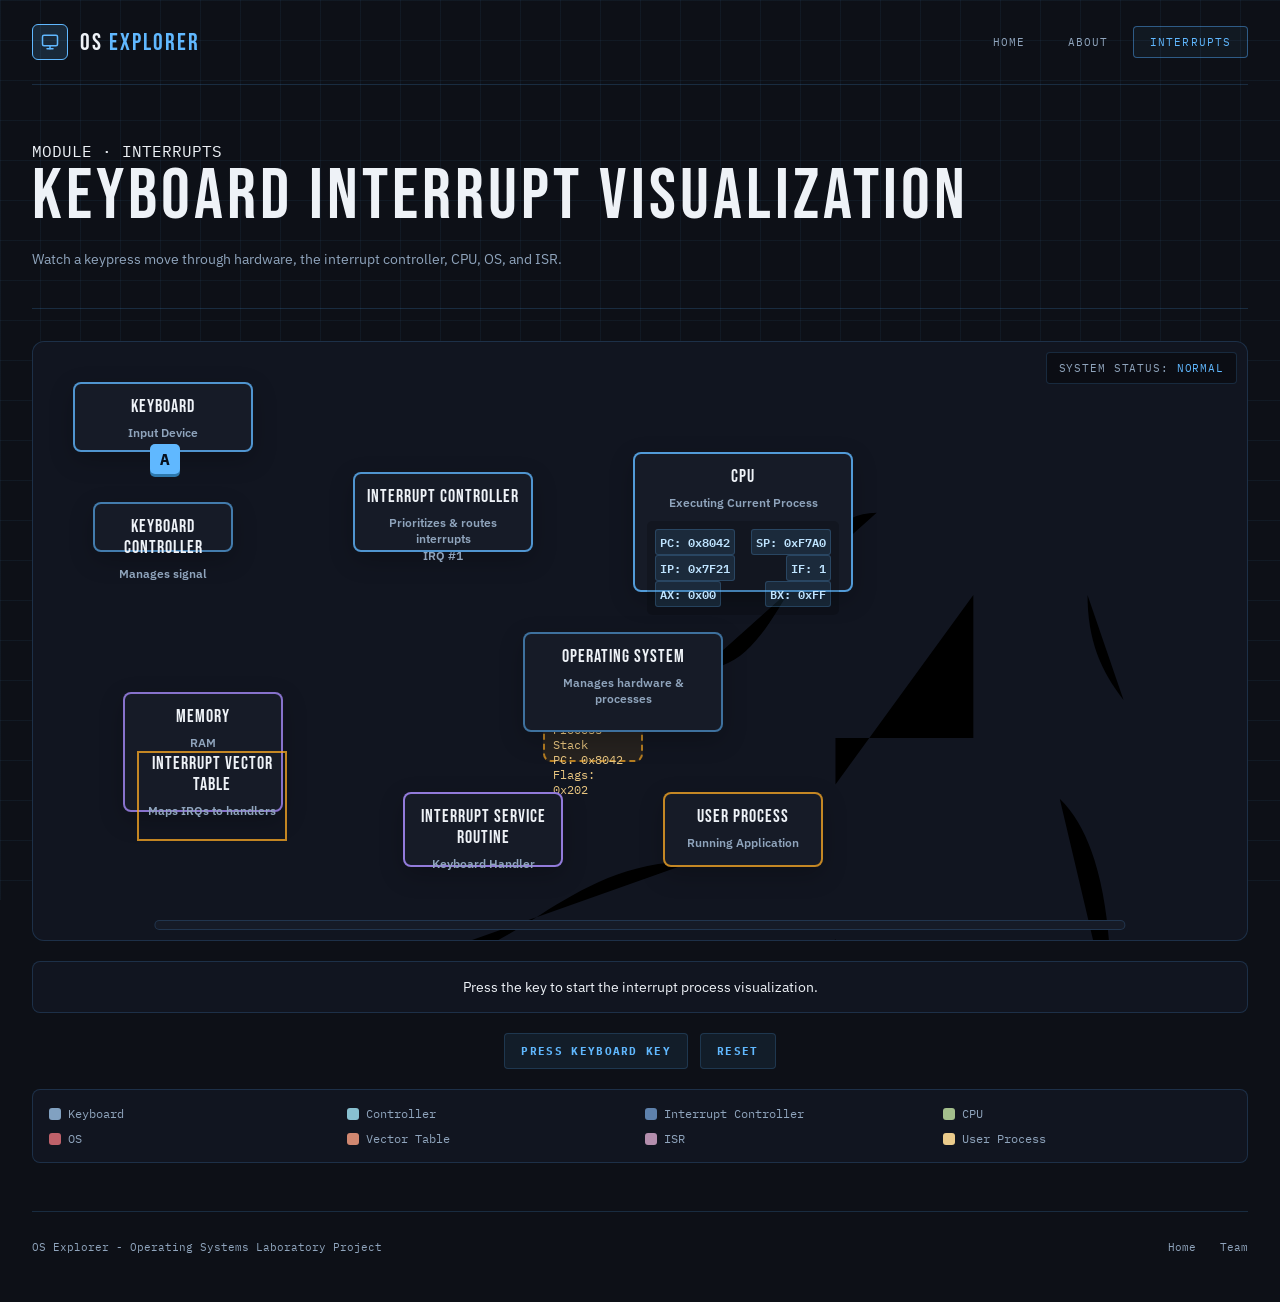
<file: interrupts/index.html>
<!DOCTYPE html>
<html lang="en">
<head>
  <meta charset="UTF-8">
  <meta name="viewport" content="width=device-width, initial-scale=1.0">
  <title>Interrupts - OS Explorer</title>
  <link rel="preconnect" href="https://fonts.googleapis.com">
  <link href="https://fonts.googleapis.com/css2?family=IBM+Plex+Mono:wght@400;500;700&family=Bebas+Neue&family=IBM+Plex+Sans:wght@400;500;600&display=swap" rel="stylesheet">
  <link rel="stylesheet" href="keyboard.css">

</head>
<body>
  <div class="container">
    <header class="navbar">
      <div class="logo-wrap">
        <div class="logo-icon">
          <svg width="18" height="18" viewBox="0 0 24 24" fill="none" stroke="currentColor" stroke-width="2" stroke-linecap="round" stroke-linejoin="round"><rect x="2" y="3" width="20" height="14" rx="2"/><line x1="8" y1="21" x2="16" y2="21"/><line x1="12" y1="17" x2="12" y2="21"/></svg>
        </div>
        <a href="../index.html" class="logo">OS <span>EXPLORER</span></a>
      </div>
      <nav>
        <a href="../index.html">Home</a>
        <a href="../about.html">About</a>
        <a href="index.html" class="active">Interrupts</a>
      </nav>
    </header>

    <section class="hero">
      <div class="page-tag">MODULE · INTERRUPTS</div>
      <h1>Keyboard <span>Interrupt</span> Visualization</h1>
      <p>Watch a keypress move through hardware, the interrupt controller, CPU, OS, and ISR.</p>
    </section>
    
    <div class="visualization">
      <!-- Status Bar -->
      <div class="status-bar">System Status: <span id="systemStatus">Normal</span></div>

      <!-- Directional flow lines -->
      <svg class="flow-lines" viewBox="0 0 1180 840" aria-hidden="true">
        <defs>
          <marker id="flowArrow" markerWidth="10" markerHeight="10" refX="8" refY="3" orient="auto" markerUnits="strokeWidth">
            <path d="M0,0 L0,6 L8,3 z"></path>
          </marker>
          <marker id="flowArrowCpu" markerWidth="10" markerHeight="10" refX="8" refY="3" orient="auto" markerUnits="strokeWidth">
            <path d="M0,0 L0,6 L8,3 z"></path>
          </marker>
          <marker id="flowArrowMemory" markerWidth="10" markerHeight="10" refX="8" refY="3" orient="auto" markerUnits="strokeWidth">
            <path d="M0,0 L0,6 L8,3 z"></path>
          </marker>
        </defs>
        <path class="flow-path" d="M170 190 L170 260"></path>
        <path class="flow-path" d="M290 318 L390 318"></path>
        <path class="flow-path" d="M650 318 C730 318 740 166 820 166"></path>
        <path class="flow-path" d="M914 246 L914 385 L780 385 L780 430"></path>
        <path class="flow-path cpu-flow" d="M1025 246 C1025 290 1038 320 1060 348"></path>
        <path class="flow-path memory-flow" d="M642 505 C510 505 470 612 340 612"></path>
        <path class="flow-path memory-flow" d="M320 690 C395 690 442 708 520 708"></path>
        <path class="flow-path memory-flow" d="M710 708 C780 664 780 600 780 580"></path>
        <path class="flow-path cpu-flow" d="M998 444 C1050 494 1048 612 1048 656"></path>
      </svg>
      
      <!-- Components -->
      <div class="component keyboard" id="keyboard">
        <h3>Keyboard</h3>
        <p>Input Device</p>
        <div class="key" id="key">A</div>
      </div>
      
      <div class="component circuit" id="circuit">
        <h3>Keyboard Controller</h3>
        <p>Manages signal</p>
      </div>
      
      <div class="component interrupt-controller" id="interruptController">
        <h3>Interrupt Controller</h3>
        <p>Prioritizes & routes interrupts</p>
        <p id="irqNumber">IRQ #1</p>
      </div>
      
      <div class="component cpu" id="cpu">
        <h3>CPU</h3>
        <p id="cpuStatus">Executing Current Process</p>
        <div class="register-display">
          <div class="register-row">
            <span class="register">PC: 0x8042</span>
            <span class="register">SP: 0xF7A0</span>
          </div>
          <div class="register-row">
            <span class="register">IP: 0x7F21</span>
            <span class="register" id="interruptFlag">IF: 1</span>
          </div>
          <div class="register-row">
            <span class="register">AX: 0x00</span>
            <span class="register">BX: 0xFF</span>
          </div>
        </div>
      </div>
      
      <div class="component memory" id="memory">
        <h3>Memory</h3>
        <p>RAM</p>
        <div class="vector-table" id="vectorTable">
          <h3>Interrupt Vector Table</h3>
          <p>Maps IRQs to handlers</p>
        </div>
        <div class="vector-entry" id="vectorEntry">0x01: 0x8C20
IRQ1 - Keyboard
Handler</div>
      </div>
      
      <div class="component os" id="os">
        <h3>Operating System</h3>
        <p>Manages hardware & processes</p>
      </div>
      
      <div class="component process" id="process">
        <h3>User Process</h3>
        <p>Running Application</p>
      </div>
      
      <div class="component isr" id="isr">
        <h3>Interrupt Service Routine</h3>
        <p>Keyboard Handler</p>
      </div>
      
      <div class="process-stack" id="processStack">
        Process Stack
        <div id="stackContent">PC: 0x8042
Flags: 0x202</div>
      </div>
      
      <div class="code-snippet" id="isrCode">void keyboard_isr() {
  uint8_t scancode = in(0x60);
  keypress_handler(scancode);
  send_eoi(1);
}</div>
      
      <!-- Signal and data -->
      <div class="signal" id="signal"></div>
      <div class="data-packet" id="dataPacket">0xA</div>
      
      <!-- CPU details -->
      <div class="cpu-details" id="cpuDetails"></div>
      
      <!-- Progress bar -->
      <div class="progress-bar-container">
        <div class="progress-bar" id="progressBar"></div>
      </div>
    </div>
    
    <div class="step-info" id="stepInfo">
      Press the key to start the interrupt process visualization.
    </div>
    
    <div class="controls">
      <button class="button" id="startButton">Press Keyboard Key</button>
      <button class="button" id="resetButton">Reset</button>
    </div>
    
    <div class="legend">
      <div class="legend-item">
        <span class="legend-color" style="background-color: #81a1c1;"></span> Keyboard
      </div>
      <div class="legend-item">
        <span class="legend-color" style="background-color: #88c0d0;"></span> Controller
      </div>
      <div class="legend-item">
        <span class="legend-color" style="background-color: #5e81ac;"></span> Interrupt Controller
      </div>
      <div class="legend-item">
        <span class="legend-color" style="background-color: #a3be8c;"></span> CPU
      </div>
      <div class="legend-item">
        <span class="legend-color" style="background-color: #bf616a;"></span> OS
      </div>
      <div class="legend-item">
        <span class="legend-color" style="background-color: #d08770;"></span> Vector Table
      </div>
      <div class="legend-item">
        <span class="legend-color" style="background-color: #b48ead;"></span> ISR
      </div>
      <div class="legend-item">
        <span class="legend-color" style="background-color: #ebcb8b;"></span> User Process
      </div>
    </div>

    <footer>
      <div class="footer-left">OS Explorer - Operating Systems Laboratory Project</div>
      <div class="footer-right">
        <a href="../index.html">Home</a>
        <a href="../about.html">Team</a>
      </div>
    </footer>
  </div>
<script src="keyboard.js"></script>
</body>
</html>
</file>
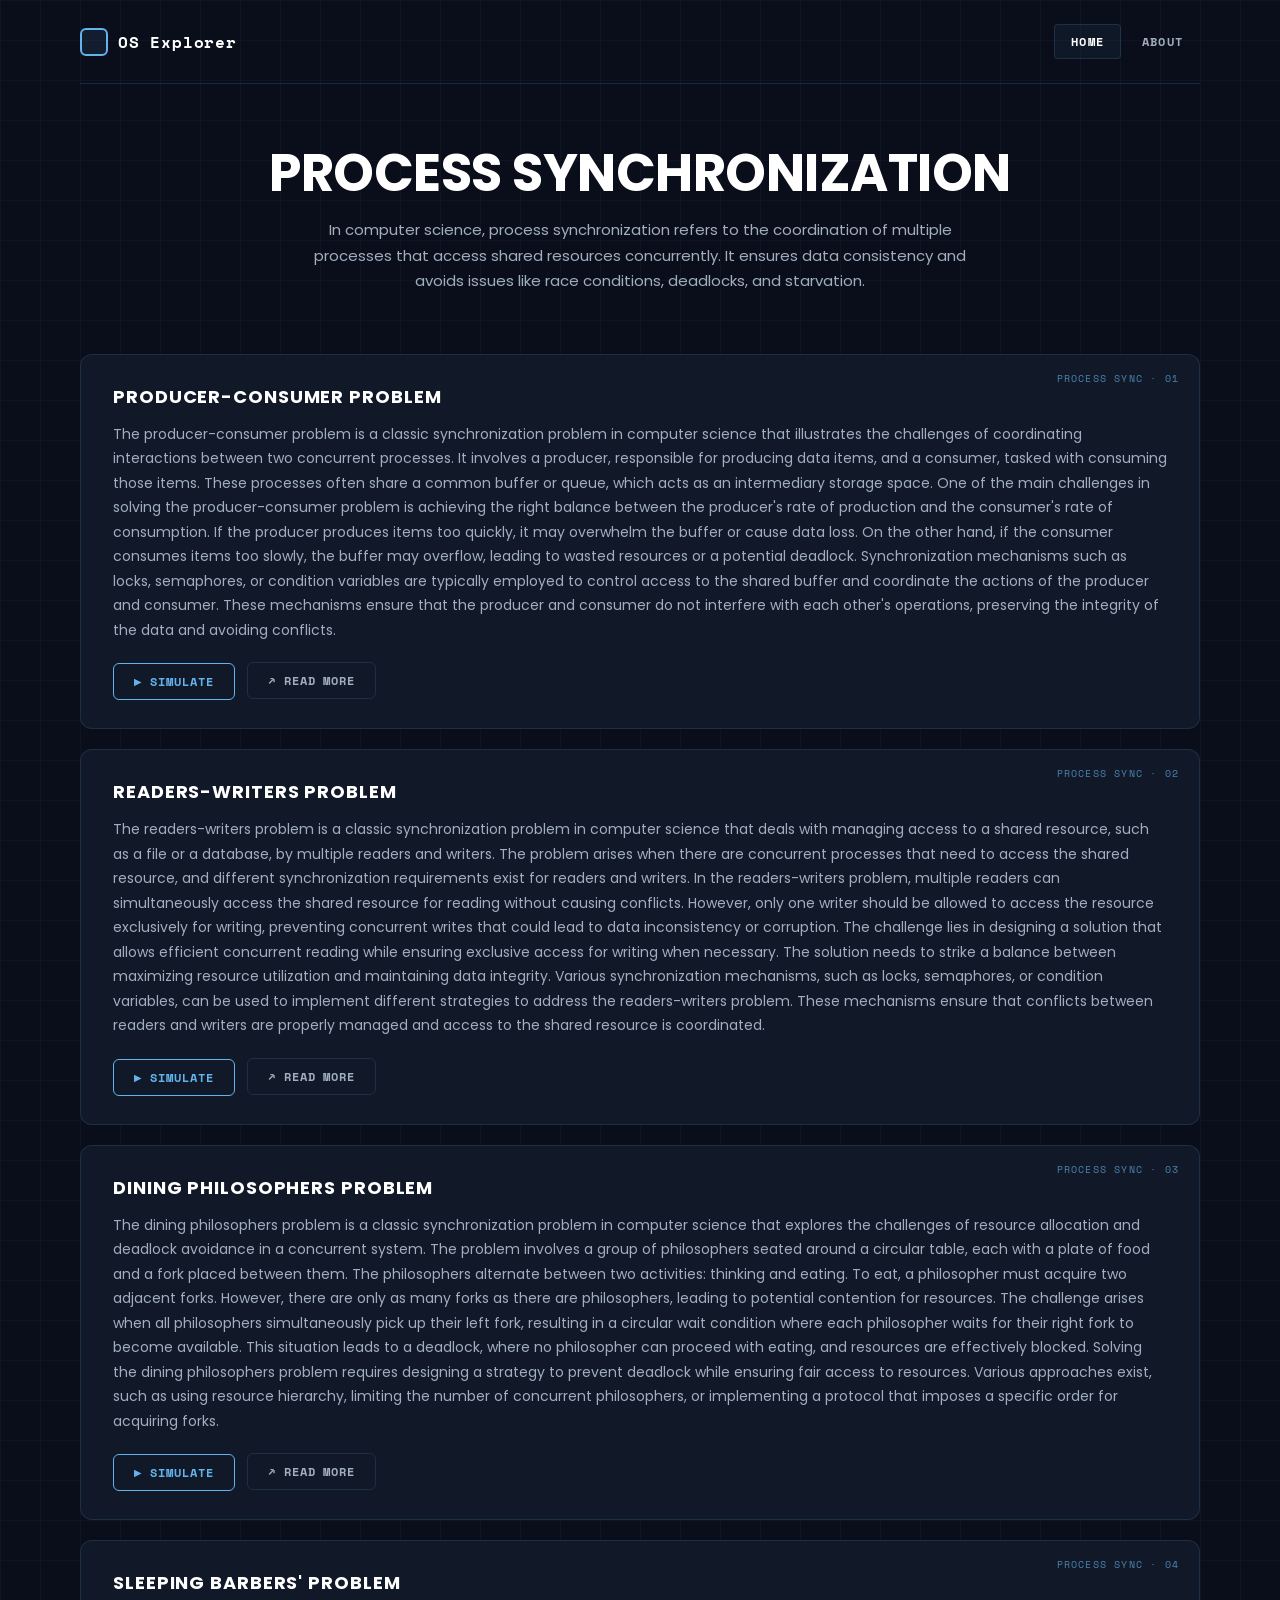
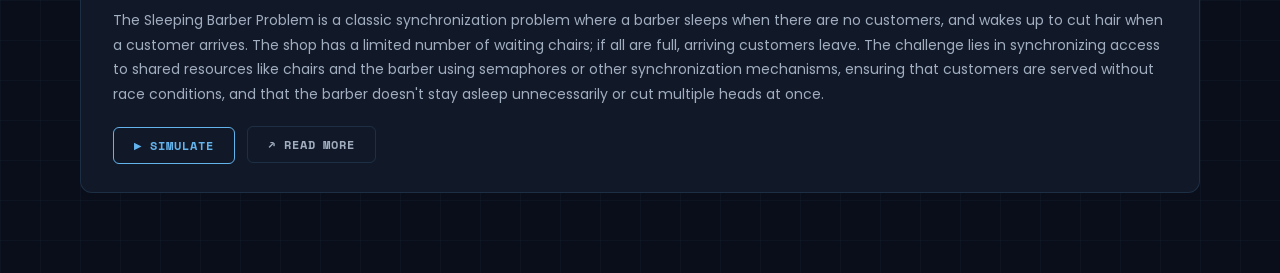
<file: process-synchronisation/index.html>
<!DOCTYPE html>
<html>
<head>
  <title>Process Synchronization</title>
  <link rel="stylesheet" type="text/css" href="index.css">
  <link href="https://fonts.googleapis.com/css2?family=Poppins:wght@400;600;700&family=Space+Mono:wght@400;700&display=swap" rel="stylesheet">
</head>
<body>

  <div class="container">

    <header class="navbar">
      <div class="logo">OS Explorer</div>
      <nav>
          <a href="../index.html">Home</a>
          <a href="../about.html">About</a>
      </nav>
    </header>
  
    <h1>Process Synchronization</h1>

    <h3>In computer science, process synchronization refers to the coordination of multiple processes that access shared resources concurrently.
    It ensures data consistency and avoids issues like race conditions, deadlocks, and starvation.</h3>

    <div class="div" data-module="Process Sync · 01"><h2>Producer-Consumer Problem</h2>
      <p>
      The producer-consumer problem is a classic synchronization problem in computer science that illustrates the challenges of coordinating interactions between two concurrent processes. It involves a producer, responsible for producing data items, and a consumer, tasked with consuming those items. 
      These processes often share a common buffer or queue, which acts as an intermediary storage space. One of the main challenges in solving the producer-consumer problem is achieving the right balance between the producer's rate of production and the consumer's rate of consumption. If the producer produces items too quickly, it may overwhelm the buffer or cause data loss. On the other hand, if the consumer consumes items too slowly, the buffer may overflow, leading to wasted resources or a potential deadlock. Synchronization mechanisms such as locks, semaphores, or condition variables are typically employed to control access to the shared buffer and coordinate the actions of the producer and consumer. These mechanisms ensure that the producer and consumer do not interfere with each other's operations, preserving the integrity of the data and avoiding conflicts.
      </p>
      <button onclick="location.href='producer-consumer/index.html'">Simulate</button>
      <button onclick="location.href='producer-consumer/wiki.html'">Read More</button>
    </div>

    <div class="div" data-module="Process Sync · 02"><h2>Readers-Writers Problem</h2>
      <p>The readers-writers problem is a classic synchronization problem in computer science that deals with managing access to a shared resource, such as a file or a database, by multiple readers and writers. The problem arises when there are concurrent processes that need to access the shared resource, and different synchronization requirements exist for readers and writers. In the readers-writers problem, multiple readers can simultaneously access the shared resource for reading without causing conflicts. However, only one writer should be allowed to access the resource exclusively for writing, preventing concurrent writes that could lead to data inconsistency or corruption. The challenge lies in designing a solution that allows efficient concurrent reading while ensuring exclusive access for writing when necessary. The solution needs to strike a balance between maximizing resource utilization and maintaining data integrity. Various synchronization mechanisms, such as locks, semaphores, or condition variables, can be used to implement different strategies to address the readers-writers problem. These mechanisms ensure that conflicts between readers and writers are properly managed and access to the shared resource is coordinated.
      </p>
      <button onclick="location.href='readerWriter/rw.html'">Simulate</button>
      <button onclick="location.href='readerWriter/wiki.html'">Read More</button>
    </div>

    <div class="div" data-module="Process Sync · 03"><h2>Dining Philosophers Problem</h2>
      <p>The dining philosophers problem is a classic synchronization problem in computer science that explores the challenges of resource allocation and deadlock avoidance in a concurrent system. The problem involves a group of philosophers seated around a circular table, each with a plate of food and a fork placed between them. The philosophers alternate between two activities: thinking and eating. To eat, a philosopher must acquire two adjacent forks. However, there are only as many forks as there are philosophers, leading to potential contention for resources. The challenge arises when all philosophers simultaneously pick up their left fork, resulting in a circular wait condition where each philosopher waits for their right fork to become available. This situation leads to a deadlock, where no philosopher can proceed with eating, and resources are effectively blocked. Solving the dining philosophers problem requires designing a strategy to prevent deadlock while ensuring fair access to resources. Various approaches exist, such as using resource hierarchy, limiting the number of concurrent philosophers, or implementing a protocol that imposes a specific order for acquiring forks.</p>
      <button onclick="location.href='diningPhilosophers/dining.html'">Simulate</button>
      <button onclick="location.href='diningPhilosophers/wiki.html'">Read More</button>
    </div>

    <div class="div" data-module="Process Sync · 04"><h2>Sleeping Barbers' Problem</h2>
      <p>The Sleeping Barber Problem is a classic synchronization problem where a barber sleeps when there are no customers, and wakes up to cut hair when a customer arrives. The shop has a limited number of waiting chairs; if all are full, arriving customers leave. The challenge lies in synchronizing access to shared resources like chairs and the barber using semaphores or other synchronization mechanisms, ensuring that customers are served without race conditions, and that the barber doesn't stay asleep unnecessarily or cut multiple heads at once.</p>
      <button onclick="location.href='sleeping-barber/sb.html'">Simulate</button>
      <button onclick="location.href='sleeping-barber/wiki.html'">Read More</button>
    </div>

  </div>
</body>
</html>
</file>
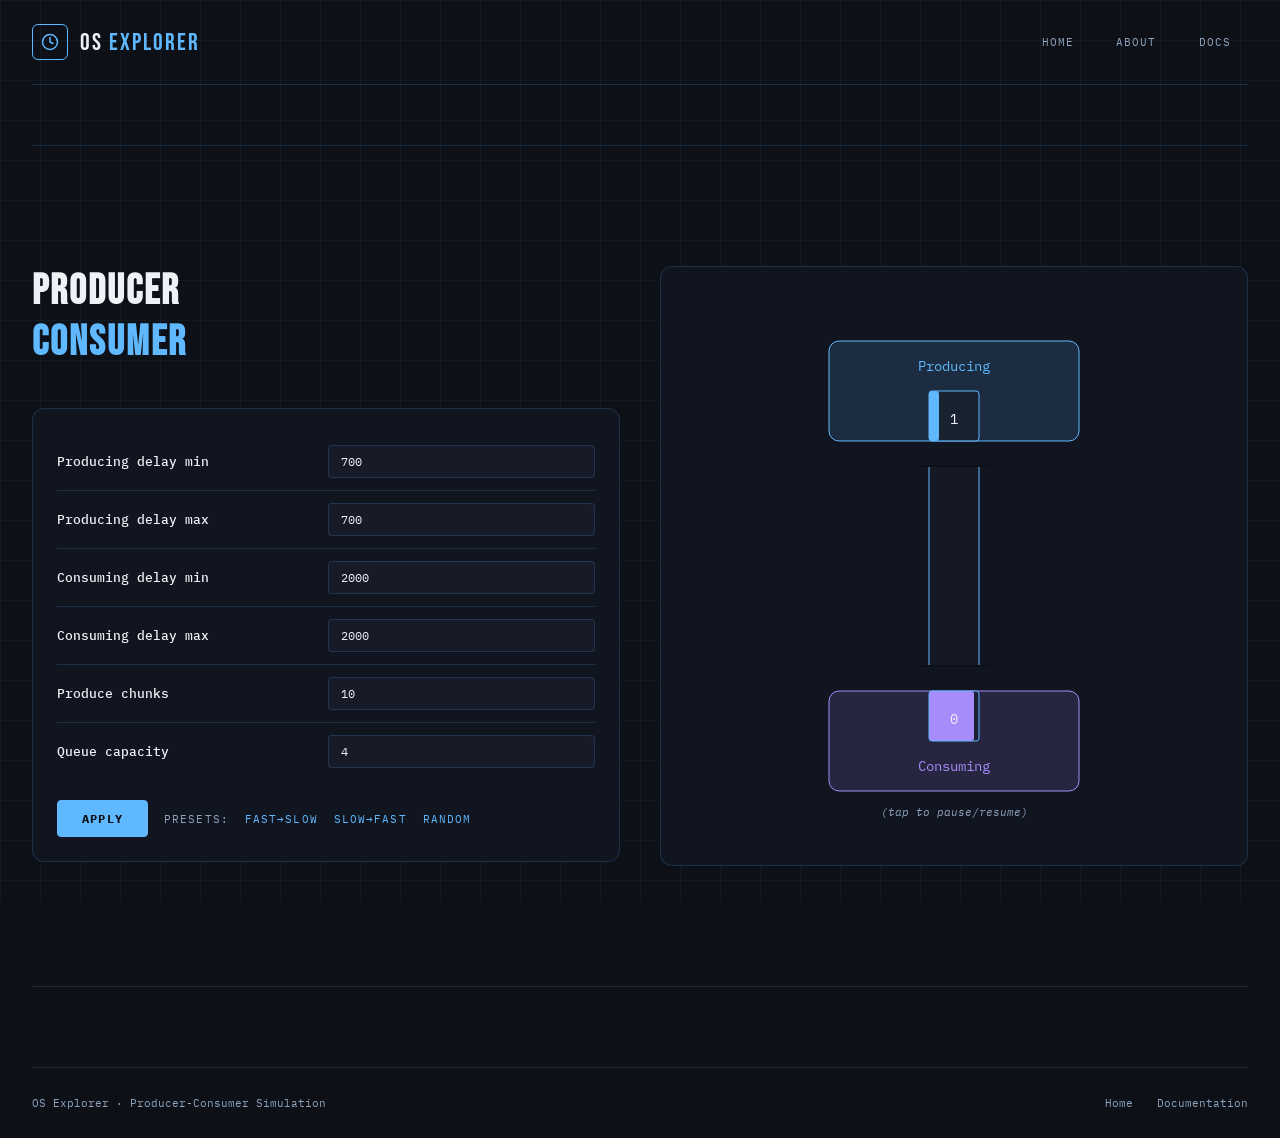
<file: process-synchronisation/producer-consumer/index.html>
<!doctype html>
<html lang="en">
<head>
  <meta charset="utf-8">
  <meta name="viewport" content="width=device-width, initial-scale=1.0">
  <title>Producer-Consumer simulation</title>
  <meta name="description" content="Producer-Consumer problem visualization">
  <link rel="preconnect" href="https://fonts.googleapis.com">
  <link href="https://fonts.googleapis.com/css2?family=IBM+Plex+Mono:wght@400;500;700&family=Bebas+Neue&family=IBM+Plex+Sans:wght@400;500;600&display=swap" rel="stylesheet">
  <link rel="stylesheet" href="styles.css">
</head>

<body>
<div class="container">
  <!-- NAVBAR -->
  <header class="navbar">
    <div class="logo-wrap">
      <div class="logo-icon">
        <svg width="18" height="18" viewBox="0 0 24 24" fill="none" stroke="currentColor" stroke-width="2" stroke-linecap="round" stroke-linejoin="round"><circle cx="12" cy="12" r="10"/><polyline points="12 6 12 12 16 14"/></svg>
      </div>
      <span class="logo">OS <span>EXPLORER</span></span>
    </div>
    <nav>
      <a href="../../index.html">Home</a>
      <a href="../../about.html">About</a>
      <a href="wiki.html">Docs</a>
    </nav>
  </header>

  <hr class="divider">

  <!-- MAIN CONTENT -->
  <section class="main-content">
    <div class="content-panel">
      <h1>PRODUCER<br><span style="color: var(--accent);">CONSUMER</span></h1>
      
      <div class="settings-card">
        <table>
          <tr>
            <td>Producing delay min</td>
            <td><input id="prod-delay-min" type="number" min="200" step="100"></td>
          </tr>
          <tr>
            <td>Producing delay max</td>
            <td><input id="prod-delay-max" type="number" min="200" step="100"></td>
          </tr>
          <tr>
            <td>Consuming delay min</td>
            <td><input id="cons-delay-min" type="number" min="200" step="100"></td>
          </tr>
          <tr>
            <td>Consuming delay max</td>
            <td><input id="cons-delay-max" type="number" min="200" step="100"></td>
          </tr>
          <tr>
            <td>Produce chunks</td>
            <td><input id="chunks-count" type="number" min="1"></td>
          </tr>
          <tr>
            <td>Queue capacity</td>
            <td><input id="queue-cap" type="number" min="1" max="6"></td>
          </tr>
        </table>

        <div class="button-group">
          <button id="options-apply" class="btn btn-primary">Apply</button>
          <span class="preset-label">Presets:</span>
          <a href="javascript: void 0" id="preset-fpsc" class="btn-preset">Fast→Slow</a>
          <a href="javascript: void 0" id="preset-spfc" class="btn-preset">Slow→Fast</a>
          <a href="javascript: void 0" id="preset-random" class="btn-preset">Random</a>
        </div>
      </div>
    </div>

    <div class="canvas-panel">
      <div id="canvas-container">
        <canvas id="canvas"></canvas>
      </div>
    </div>
  </section>

  <hr class="divider">

  <footer>
    <div class="footer-left">OS Explorer · Producer-Consumer Simulation</div>
    <div class="footer-right">
      <a href="../../index.html">Home</a>
      <a href="wiki.html">Documentation</a>
    </div>
  </footer>
</div>

  <script src="model.js"></script>
  <script src="page.js"></script>
</body>
</html>
</file>
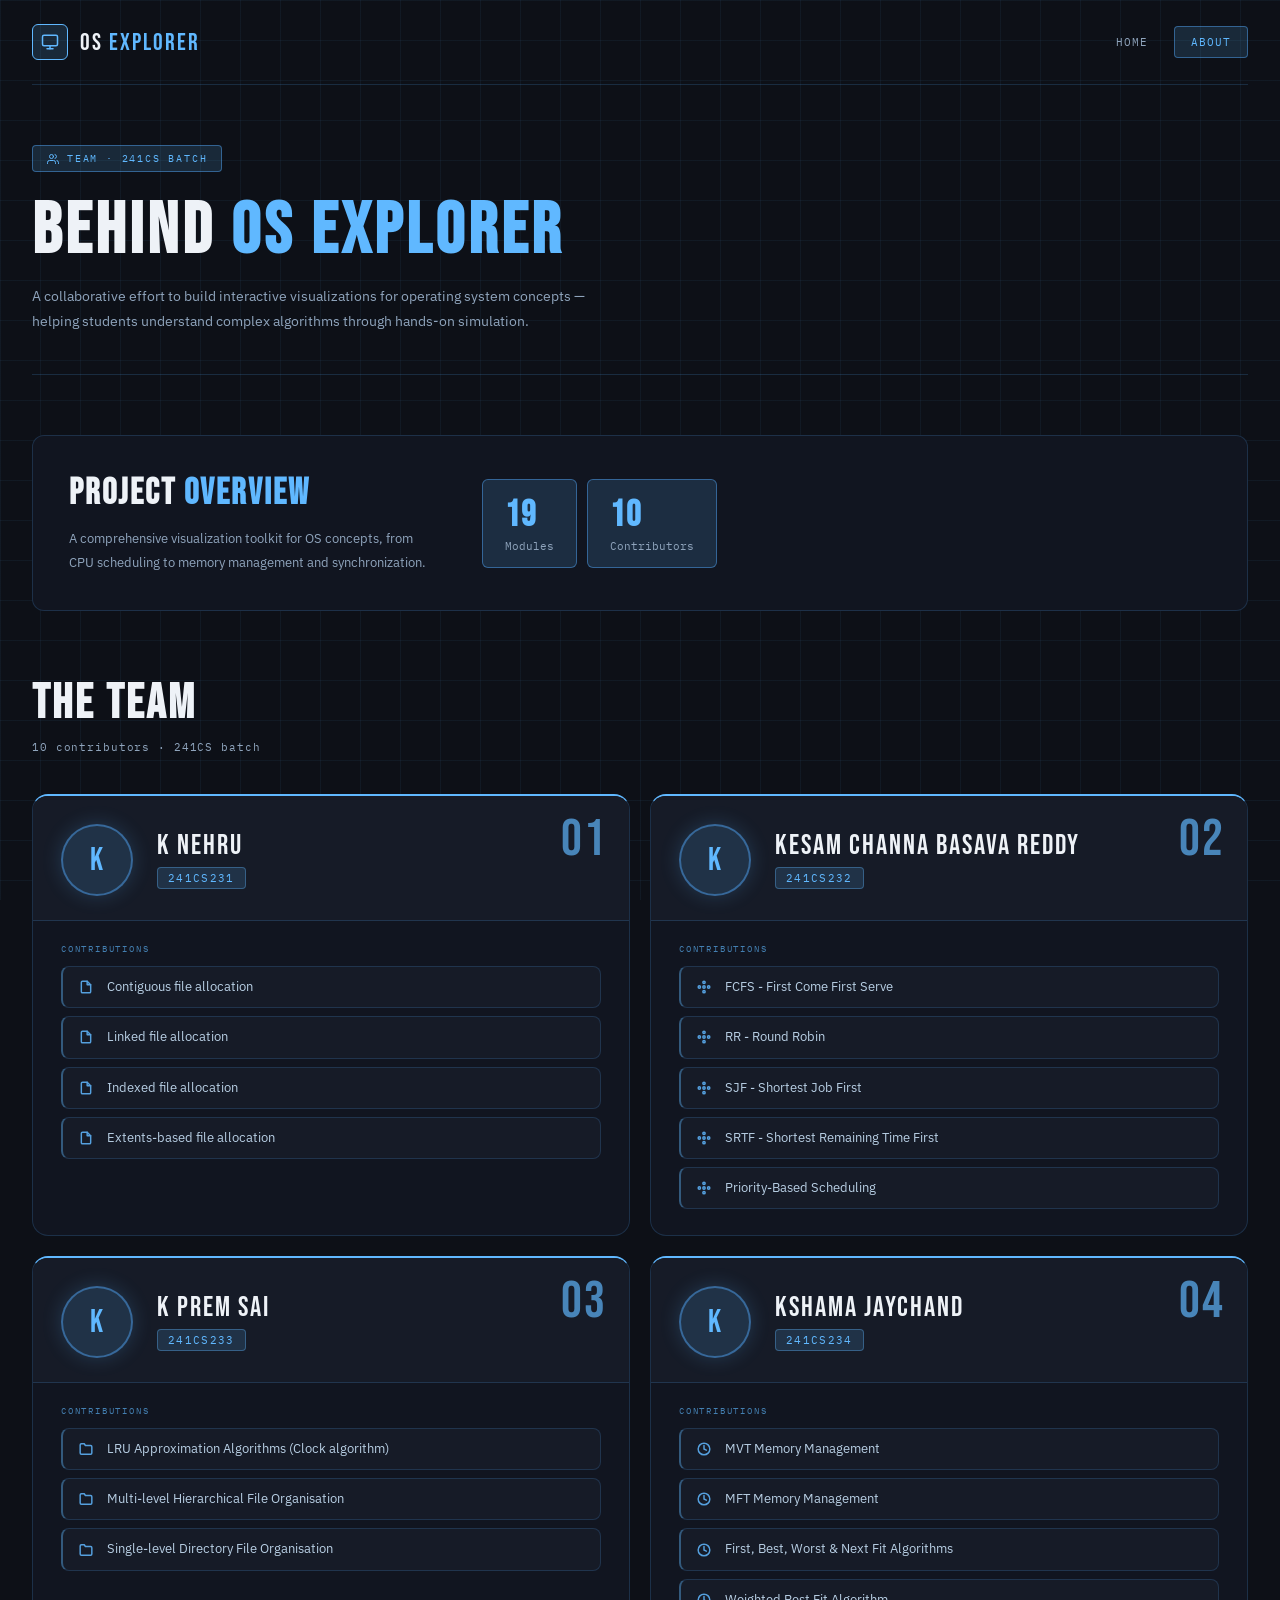
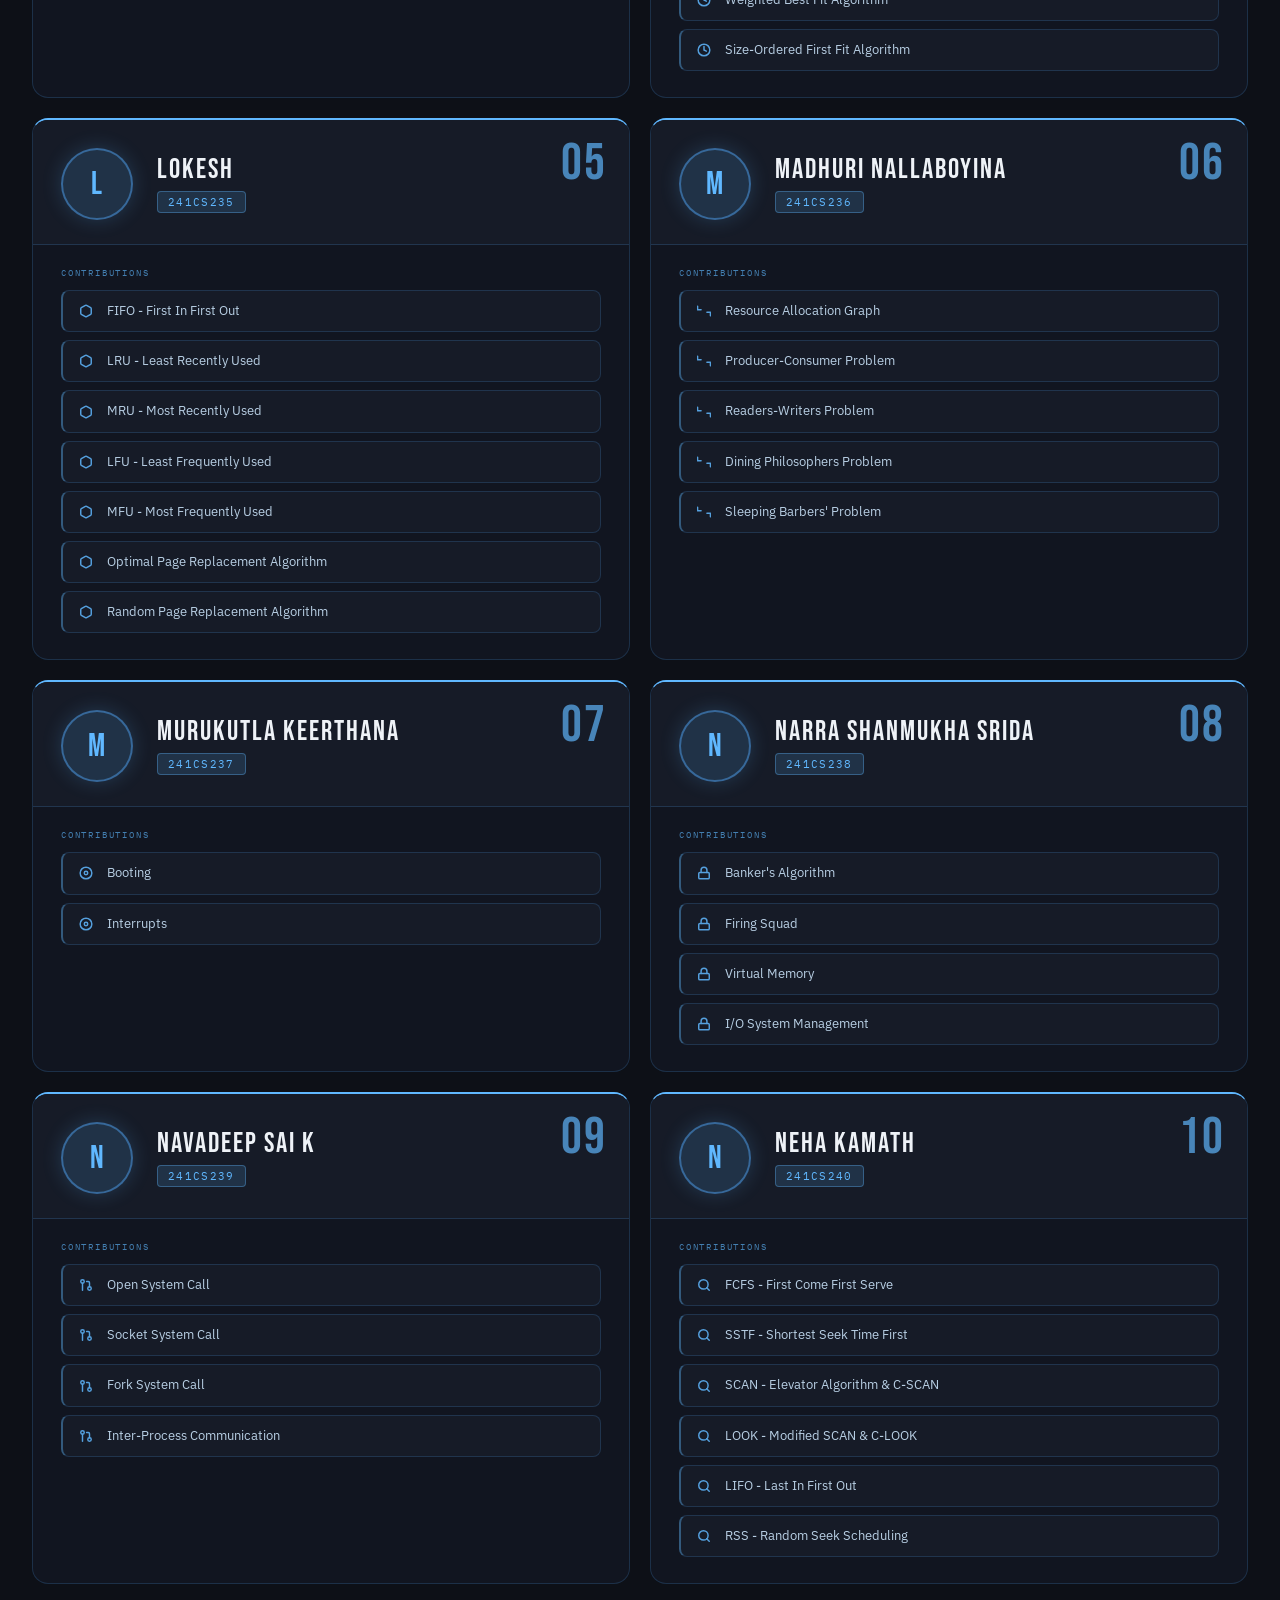
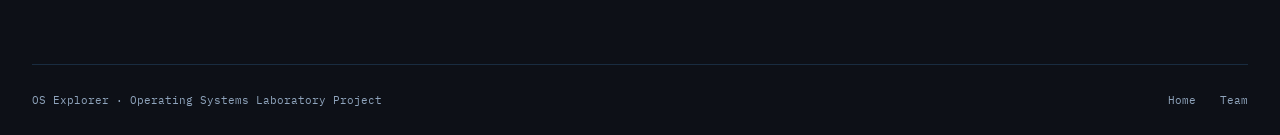
<file: about.html>
<!DOCTYPE html>
<html lang="en">
<head>
  <meta charset="UTF-8" />
  <meta name="viewport" content="width=device-width, initial-scale=1.0" />
  <title>Team — OS Explorer</title>
  <link rel="preconnect" href="https://fonts.googleapis.com">
  <link href="https://fonts.googleapis.com/css2?family=IBM+Plex+Mono:wght@400;500;700&family=Bebas+Neue&family=IBM+Plex+Sans:wght@400;500;600&display=swap" rel="stylesheet">
  <style>
    :root {
      --bg:            #0d1017;
      --bg2:           #111520;
      --surface:       #161b27;
      --border:        rgba(82, 170, 255, 0.18);
      --border-bright: rgba(82, 170, 255, 0.45);
      --accent:        #60b8ff;
      --accent-dim:    rgba(96, 184, 255, 0.15);
      --text:          #eef2f7;
      --muted:         #8fa4bc;
      --dim:           #1c2233;
      --mono:  'IBM Plex Mono', monospace;
      --sans:  'IBM Plex Sans', sans-serif;
      --display: 'Bebas Neue', sans-serif;
    }
    * { box-sizing: border-box; margin: 0; padding: 0; }
    body {
      background: var(--bg); color: var(--text);
      font-family: var(--mono); min-height: 100vh; overflow-x: hidden;
    }
    body::before {
      content: ''; position: fixed; inset: 0;
      background-image:
        linear-gradient(rgba(96,184,255,0.06) 1px, transparent 1px),
        linear-gradient(90deg, rgba(96,184,255,0.06) 1px, transparent 1px);
      background-size: 40px 40px; pointer-events: none; z-index: 0;
    }
    .container {
      max-width: 1280px; margin: 0 auto;
      padding: 0 32px; position: relative; z-index: 1;
    }

    /* NAVBAR */
    .navbar {
      display: flex; justify-content: space-between; align-items: center;
      padding: 24px 0; border-bottom: 1px solid var(--border);
    }
    .logo-wrap { display: flex; align-items: center; gap: 12px; }
    .logo-icon {
      width: 36px; height: 36px; border: 1.5px solid var(--accent);
      border-radius: 6px; display: flex; align-items: center; justify-content: center;
      color: var(--accent); background: var(--accent-dim);
    }
    .logo { font-family: var(--display); font-size: 24px; letter-spacing: 2px; color: var(--text); text-decoration: none; }
    .logo span { color: var(--accent); }
    nav { display: flex; align-items: center; gap: 8px; }
    nav a {
      color: var(--muted); text-decoration: none;
      font-family: var(--mono); font-size: 11px;
      letter-spacing: 0.1em; text-transform: uppercase;
      padding: 8px 16px; border: 1px solid transparent; border-radius: 4px;
      transition: all 0.2s;
    }
    nav a:hover, nav a.active { color: var(--accent); border-color: var(--border-bright); background: var(--accent-dim); }

    /* PAGE HEADER */
    .page-header {
      padding: 60px 0 40px; border-bottom: 1px solid var(--border);
      margin-bottom: 60px; animation: fadeUp 0.6s ease both;
    }
    .page-tag {
      display: inline-flex; align-items: center; gap: 8px;
      background: var(--accent-dim); border: 1px solid var(--border-bright);
      border-radius: 4px; padding: 6px 14px;
      font-family: var(--mono); font-size: 10px;
      letter-spacing: 0.18em; text-transform: uppercase;
      color: var(--accent); margin-bottom: 24px;
    }
    .page-header h1 {
      font-family: var(--display); font-size: 72px;
      letter-spacing: 4px; margin-bottom: 16px; line-height: 1;
      color: var(--text);
    }
    .page-header h1 span { color: var(--accent); }
    .page-header p { font-family: var(--sans); color: var(--muted); font-size: 14px; max-width: 600px; line-height: 1.8; }

    @keyframes fadeUp {
      from { opacity:0; transform:translateY(16px); }
      to   { opacity:1; transform:translateY(0); }
    }

    /* PROJECT INFO */
    .project-info {
      background: var(--bg2); border: 1px solid var(--border);
      border-radius: 12px; padding: 36px; margin-bottom: 64px;
      display: grid; grid-template-columns: 1fr 2fr;
      gap: 48px; align-items: center;
      animation: fadeUp 0.5s ease 0.1s both;
    }
    .project-info-left h2 {
      font-family: var(--display); font-size: 36px;
      letter-spacing: 2px; margin-bottom: 12px;
    }
    .project-info-left h2 span { color: var(--accent); }
    .project-info-left p { font-family: var(--sans); font-size: 13px; color: var(--muted); line-height: 1.8; }
    .info-pills { display: flex; flex-wrap: wrap; gap: 10px; }
    .pill {
      background: var(--accent-dim); border: 1px solid var(--border-bright);
      border-radius: 6px; padding: 14px 22px;
      font-family: var(--mono); font-size: 11px; color: var(--muted);
    }
    .pill strong {
      color: var(--accent); display: block;
      font-family: var(--display); font-size: 36px;
      letter-spacing: 2px; margin-bottom: 2px;
    }

    /* TEAM SECTION */
    .team-section h2 {
      font-family: var(--display); font-size: 48px;
      letter-spacing: 3px; margin-bottom: 8px;
    }
    .team-section .section-sub {
      font-family: var(--mono); font-size: 11px;
      color: var(--muted); margin-bottom: 40px; letter-spacing: 0.08em;
    }

    /* TEAM GRID */
    .team-grid {
      display: grid;
      grid-template-columns: repeat(2, 1fr);
      gap: 20px;
      margin-bottom: 80px;
    }

    /* MEMBER CARD */
    .member-card {
      background: var(--bg2);
      border: 1px solid var(--border);
      border-top: 2px solid var(--accent);
      border-radius: 16px;
      overflow: hidden;
      transition: border-color 0.25s, box-shadow 0.25s, transform 0.25s;
      animation: fadeUp 0.4s ease both;
    }
    .member-card:nth-child(1)  { animation-delay:.05s } .member-card:nth-child(2)  { animation-delay:.10s }
    .member-card:nth-child(3)  { animation-delay:.15s } .member-card:nth-child(4)  { animation-delay:.20s }
    .member-card:nth-child(5)  { animation-delay:.25s } .member-card:nth-child(6)  { animation-delay:.30s }
    .member-card:nth-child(7)  { animation-delay:.35s } .member-card:nth-child(8)  { animation-delay:.40s }
    .member-card:nth-child(9)  { animation-delay:.45s } .member-card:nth-child(10) { animation-delay:.50s }

    .member-card:hover {
      border-color: var(--border-bright);
      box-shadow: 0 0 40px rgba(96,184,255,0.12), 0 8px 32px rgba(0,0,0,0.4);
      transform: translateY(-4px);
    }

    /* Card header */
    .card-header {
      display: flex; align-items: center; gap: 24px;
      padding: 28px 28px 24px;
      border-bottom: 1px solid var(--border);
      background: var(--surface);
      position: relative;
    }

    /* Index number — visible but decorative */
    .card-index {
      position: absolute; top: 18px; right: 22px;
      font-family: var(--display); font-size: 52px;
      letter-spacing: 2px;
      color: var(--accent);
      opacity: 0.68;
      line-height: 1; user-select: none;
    }

    /* Avatar */
    .avatar {
      width: 72px; height: 72px; border-radius: 50%;
      border: 2px solid var(--border-bright);
      background: var(--accent-dim);
      display: flex; align-items: center; justify-content: center;
      font-family: var(--display); font-size: 32px; letter-spacing: 1px;
      color: var(--accent); flex-shrink: 0;
      box-shadow: 0 0 20px rgba(96,184,255,0.2);
      transition: box-shadow 0.3s;
    }
    .member-card:hover .avatar {
      box-shadow: 0 0 32px rgba(96,184,255,0.45);
    }

    .member-meta { display: flex; flex-direction: column; gap: 7px; }

    .member-name {
      font-family: var(--display); font-size: 28px;
      letter-spacing: 2px; color: var(--text); line-height: 1;
    }

    .member-id {
      font-family: var(--mono); font-size: 11px;
      color: var(--accent); letter-spacing: 0.12em;
      background: var(--accent-dim);
      border: 1px solid rgba(96,184,255,0.35);
      border-radius: 4px; padding: 3px 10px;
      display: inline-block; width: fit-content;
    }

    /* Contributions */
    .card-body {
      padding: 22px 28px 26px;
      display: flex; flex-direction: column; gap: 8px;
    }

    .contrib-label {
      font-family: var(--mono); font-size: 9px;
      color: rgba(96,184,255,0.65);
      letter-spacing: 0.2em; text-transform: uppercase; margin-bottom: 4px;
    }

    .contrib {
      display: flex; align-items: center; gap: 14px;
      background: var(--surface);
      border: 1px solid var(--border);
      border-left: 2px solid rgba(96,184,255,0.4);
      border-radius: 8px;
      padding: 11px 16px;
      font-family: var(--sans); font-size: 13px;
      color: #b8cfe4;
      line-height: 1.4;
      transition: border-color 0.2s, background 0.2s, color 0.2s;
    }
    .contrib:hover {
      background: var(--accent-dim);
      border-left-color: var(--accent);
      color: var(--text);
    }

    .contrib-icon {
      color: var(--accent); opacity: 0.85;
      flex-shrink: 0; display: flex; align-items: center;
    }

    /* FOOTER */
    footer {
      border-top: 1px solid var(--border); padding: 28px 0;
      display: flex; align-items: center; justify-content: space-between;
    }
    .footer-left { font-family: var(--mono); font-size: 11px; color: var(--muted); }
    .footer-right { display: flex; gap: 24px; }
    .footer-right a { font-family: var(--mono); font-size: 11px; color: var(--muted); text-decoration: none; transition: color 0.2s; }
    .footer-right a:hover { color: var(--accent); }

    @media (max-width: 900px) {
      .team-grid { grid-template-columns: 1fr; }
      .project-info { grid-template-columns: 1fr; }
      .page-header h1 { font-size: 52px; }
    }
    @media (max-width: 600px) {
      .container { padding: 0 16px; }
      .team-grid { gap: 14px; }
    }
  </style>
</head>
<body>
<div class="container">

  <header class="navbar">
    <div class="logo-wrap">
      <div class="logo-icon">
        <svg width="18" height="18" viewBox="0 0 24 24" fill="none" stroke="currentColor" stroke-width="2" stroke-linecap="round" stroke-linejoin="round"><rect x="2" y="3" width="20" height="14" rx="2"/><line x1="8" y1="21" x2="16" y2="21"/><line x1="12" y1="17" x2="12" y2="21"/></svg>
      </div>
      <a href="index.html" class="logo">OS <span>EXPLORER</span></a>
    </div>
    <nav>
      <a href="index.html">Home</a>
      <a href="about.html" class="active">About</a>
    </nav>
  </header>

  <div class="page-header">
    <div class="page-tag">
      <svg width="12" height="12" viewBox="0 0 24 24" fill="none" stroke="currentColor" stroke-width="2" stroke-linecap="round" stroke-linejoin="round"><path d="M17 21v-2a4 4 0 0 0-4-4H5a4 4 0 0 0-4 4v2"/><circle cx="9" cy="7" r="4"/><path d="M23 21v-2a4 4 0 0 0-3-3.87"/><path d="M16 3.13a4 4 0 0 1 0 7.75"/></svg>
      Team · 241CS Batch
    </div>
    <h1>BEHIND <span>OS EXPLORER</span></h1>
    <p>A collaborative effort to build interactive visualizations for operating system concepts — helping students understand complex algorithms through hands-on simulation.</p>
  </div>

  <div class="project-info">
    <div class="project-info-left">
      <h2>PROJECT <span>OVERVIEW</span></h2>
      <p>A comprehensive visualization toolkit for OS concepts, from CPU scheduling to memory management and synchronization.</p>
    </div>
    <div class="info-pills">
      <div class="pill"><strong>19</strong>Modules</div>
      <div class="pill"><strong>10</strong>Contributors</div>
    </div>
  </div>

  <section class="team-section">
    <h2>THE TEAM</h2>
    <p class="section-sub">10 contributors · 241CS batch</p>

    <div class="team-grid">

      <!-- 1 -->
      <div class="member-card">
        <div class="card-header">
          <div class="avatar">K</div>
          <div class="member-meta">
            <div class="member-name">K NEHRU</div>
            <div class="member-id">241CS231</div>
          </div>
          <div class="card-index">01</div>
        </div>
        <div class="card-body">
          <div class="contrib-label">Contributions</div>
          <div class="contrib"><span class="contrib-icon"><svg width="14" height="14" viewBox="0 0 24 24" fill="none" stroke="currentColor" stroke-width="2.5" stroke-linecap="round" stroke-linejoin="round"><path d="M14 2H6a2 2 0 0 0-2 2v16a2 2 0 0 0 2 2h12a2 2 0 0 0 2-2V8z"/><polyline points="14 2 14 8 20 8"/></svg></span>Contiguous file allocation</div>
          <div class="contrib"><span class="contrib-icon"><svg width="14" height="14" viewBox="0 0 24 24" fill="none" stroke="currentColor" stroke-width="2.5" stroke-linecap="round" stroke-linejoin="round"><path d="M14 2H6a2 2 0 0 0-2 2v16a2 2 0 0 0 2 2h12a2 2 0 0 0 2-2V8z"/><polyline points="14 2 14 8 20 8"/></svg></span>Linked file allocation</div>
          <div class="contrib"><span class="contrib-icon"><svg width="14" height="14" viewBox="0 0 24 24" fill="none" stroke="currentColor" stroke-width="2.5" stroke-linecap="round" stroke-linejoin="round"><path d="M14 2H6a2 2 0 0 0-2 2v16a2 2 0 0 0 2 2h12a2 2 0 0 0 2-2V8z"/><polyline points="14 2 14 8 20 8"/></svg></span>Indexed file allocation</div>
          <div class="contrib"><span class="contrib-icon"><svg width="14" height="14" viewBox="0 0 24 24" fill="none" stroke="currentColor" stroke-width="2.5" stroke-linecap="round" stroke-linejoin="round"><path d="M14 2H6a2 2 0 0 0-2 2v16a2 2 0 0 0 2 2h12a2 2 0 0 0 2-2V8z"/><polyline points="14 2 14 8 20 8"/></svg></span>Extents-based file allocation</div>
        </div>
      </div>

      <!-- 2 -->
      <div class="member-card">
        <div class="card-header">
          <div class="avatar">K</div>
          <div class="member-meta">
            <div class="member-name">KESAM CHANNA BASAVA REDDY</div>
            <div class="member-id">241CS232</div>
          </div>
          <div class="card-index">02</div>
        </div>
        <div class="card-body">
          <div class="contrib-label">Contributions</div>
          <div class="contrib"><span class="contrib-icon"><svg width="14" height="14" viewBox="0 0 24 24" fill="none" stroke="currentColor" stroke-width="2.5" stroke-linecap="round" stroke-linejoin="round"><circle cx="12" cy="12" r="2"/><circle cx="4" cy="12" r="2"/><circle cx="20" cy="12" r="2"/><circle cx="12" cy="4" r="2"/><circle cx="12" cy="20" r="2"/></svg></span>FCFS - First Come First Serve</div>
          <div class="contrib"><span class="contrib-icon"><svg width="14" height="14" viewBox="0 0 24 24" fill="none" stroke="currentColor" stroke-width="2.5" stroke-linecap="round" stroke-linejoin="round"><circle cx="12" cy="12" r="2"/><circle cx="4" cy="12" r="2"/><circle cx="20" cy="12" r="2"/><circle cx="12" cy="4" r="2"/><circle cx="12" cy="20" r="2"/></svg></span>RR - Round Robin</div>
          <div class="contrib"><span class="contrib-icon"><svg width="14" height="14" viewBox="0 0 24 24" fill="none" stroke="currentColor" stroke-width="2.5" stroke-linecap="round" stroke-linejoin="round"><circle cx="12" cy="12" r="2"/><circle cx="4" cy="12" r="2"/><circle cx="20" cy="12" r="2"/><circle cx="12" cy="4" r="2"/><circle cx="12" cy="20" r="2"/></svg></span>SJF - Shortest Job First</div>
          <div class="contrib"><span class="contrib-icon"><svg width="14" height="14" viewBox="0 0 24 24" fill="none" stroke="currentColor" stroke-width="2.5" stroke-linecap="round" stroke-linejoin="round"><circle cx="12" cy="12" r="2"/><circle cx="4" cy="12" r="2"/><circle cx="20" cy="12" r="2"/><circle cx="12" cy="4" r="2"/><circle cx="12" cy="20" r="2"/></svg></span>SRTF - Shortest Remaining Time First</div>
          <div class="contrib"><span class="contrib-icon"><svg width="14" height="14" viewBox="0 0 24 24" fill="none" stroke="currentColor" stroke-width="2.5" stroke-linecap="round" stroke-linejoin="round"><circle cx="12" cy="12" r="2"/><circle cx="4" cy="12" r="2"/><circle cx="20" cy="12" r="2"/><circle cx="12" cy="4" r="2"/><circle cx="12" cy="20" r="2"/></svg></span>Priority-Based Scheduling</div>
        </div>
      </div>

      <!-- 3 -->
      <div class="member-card">
        <div class="card-header">
          <div class="avatar">K</div>
          <div class="member-meta">
            <div class="member-name">K PREM SAI</div>
            <div class="member-id">241CS233</div>
          </div>
          <div class="card-index">03</div>
        </div>
        <div class="card-body">
          <div class="contrib-label">Contributions</div>
          <div class="contrib"><span class="contrib-icon"><svg width="14" height="14" viewBox="0 0 24 24" fill="none" stroke="currentColor" stroke-width="2.5" stroke-linecap="round" stroke-linejoin="round"><path d="M22 19a2 2 0 0 1-2 2H4a2 2 0 0 1-2-2V5a2 2 0 0 1 2-2h5l2 3h9a2 2 0 0 1 2 2z"/></svg></span>LRU Approximation Algorithms (Clock algorithm)</div>
          <div class="contrib"><span class="contrib-icon"><svg width="14" height="14" viewBox="0 0 24 24" fill="none" stroke="currentColor" stroke-width="2.5" stroke-linecap="round" stroke-linejoin="round"><path d="M22 19a2 2 0 0 1-2 2H4a2 2 0 0 1-2-2V5a2 2 0 0 1 2-2h5l2 3h9a2 2 0 0 1 2 2z"/></svg></span>Multi-level Hierarchical File Organisation</div>
          <div class="contrib"><span class="contrib-icon"><svg width="14" height="14" viewBox="0 0 24 24" fill="none" stroke="currentColor" stroke-width="2.5" stroke-linecap="round" stroke-linejoin="round"><path d="M22 19a2 2 0 0 1-2 2H4a2 2 0 0 1-2-2V5a2 2 0 0 1 2-2h5l2 3h9a2 2 0 0 1 2 2z"/></svg></span>Single-level Directory File Organisation</div>
        </div>
      </div>

      <!-- 4 -->
      <div class="member-card">
        <div class="card-header">
          <div class="avatar">K</div>
          <div class="member-meta">
            <div class="member-name">KSHAMA JAYCHAND</div>
            <div class="member-id">241CS234</div>
          </div>
          <div class="card-index">04</div>
        </div>
        <div class="card-body">
          <div class="contrib-label">Contributions</div>
          <div class="contrib"><span class="contrib-icon"><svg width="14" height="14" viewBox="0 0 24 24" fill="none" stroke="currentColor" stroke-width="2.5" stroke-linecap="round" stroke-linejoin="round"><circle cx="12" cy="12" r="10"/><polyline points="12 6 12 12 16 14"/></svg></span>MVT Memory Management</div>
          <div class="contrib"><span class="contrib-icon"><svg width="14" height="14" viewBox="0 0 24 24" fill="none" stroke="currentColor" stroke-width="2.5" stroke-linecap="round" stroke-linejoin="round"><circle cx="12" cy="12" r="10"/><polyline points="12 6 12 12 16 14"/></svg></span>MFT Memory Management</div>
          <div class="contrib"><span class="contrib-icon"><svg width="14" height="14" viewBox="0 0 24 24" fill="none" stroke="currentColor" stroke-width="2.5" stroke-linecap="round" stroke-linejoin="round"><circle cx="12" cy="12" r="10"/><polyline points="12 6 12 12 16 14"/></svg></span>First, Best, Worst &amp; Next Fit Algorithms</div>
          <div class="contrib"><span class="contrib-icon"><svg width="14" height="14" viewBox="0 0 24 24" fill="none" stroke="currentColor" stroke-width="2.5" stroke-linecap="round" stroke-linejoin="round"><circle cx="12" cy="12" r="10"/><polyline points="12 6 12 12 16 14"/></svg></span>Weighted Best Fit Algorithm</div>
          <div class="contrib"><span class="contrib-icon"><svg width="14" height="14" viewBox="0 0 24 24" fill="none" stroke="currentColor" stroke-width="2.5" stroke-linecap="round" stroke-linejoin="round"><circle cx="12" cy="12" r="10"/><polyline points="12 6 12 12 16 14"/></svg></span>Size-Ordered First Fit Algorithm</div>
        </div>
      </div>

      <!-- 5 -->
      <div class="member-card">
        <div class="card-header">
          <div class="avatar">L</div>
          <div class="member-meta">
            <div class="member-name">LOKESH</div>
            <div class="member-id">241CS235</div>
          </div>
          <div class="card-index">05</div>
        </div>
        <div class="card-body">
          <div class="contrib-label">Contributions</div>
          <div class="contrib"><span class="contrib-icon"><svg width="14" height="14" viewBox="0 0 24 24" fill="none" stroke="currentColor" stroke-width="2.5" stroke-linecap="round" stroke-linejoin="round"><path d="M21 16V8a2 2 0 0 0-1-1.73l-7-4a2 2 0 0 0-2 0l-7 4A2 2 0 0 0 3 8v8a2 2 0 0 0 1 1.73l7 4a2 2 0 0 0 2 0l7-4A2 2 0 0 0 21 16z"/></svg></span>FIFO - First In First Out</div>
          <div class="contrib"><span class="contrib-icon"><svg width="14" height="14" viewBox="0 0 24 24" fill="none" stroke="currentColor" stroke-width="2.5" stroke-linecap="round" stroke-linejoin="round"><path d="M21 16V8a2 2 0 0 0-1-1.73l-7-4a2 2 0 0 0-2 0l-7 4A2 2 0 0 0 3 8v8a2 2 0 0 0 1 1.73l7 4a2 2 0 0 0 2 0l7-4A2 2 0 0 0 21 16z"/></svg></span>LRU - Least Recently Used</div>
          <div class="contrib"><span class="contrib-icon"><svg width="14" height="14" viewBox="0 0 24 24" fill="none" stroke="currentColor" stroke-width="2.5" stroke-linecap="round" stroke-linejoin="round"><path d="M21 16V8a2 2 0 0 0-1-1.73l-7-4a2 2 0 0 0-2 0l-7 4A2 2 0 0 0 3 8v8a2 2 0 0 0 1 1.73l7 4a2 2 0 0 0 2 0l7-4A2 2 0 0 0 21 16z"/></svg></span>MRU - Most Recently Used</div>
          <div class="contrib"><span class="contrib-icon"><svg width="14" height="14" viewBox="0 0 24 24" fill="none" stroke="currentColor" stroke-width="2.5" stroke-linecap="round" stroke-linejoin="round"><path d="M21 16V8a2 2 0 0 0-1-1.73l-7-4a2 2 0 0 0-2 0l-7 4A2 2 0 0 0 3 8v8a2 2 0 0 0 1 1.73l7 4a2 2 0 0 0 2 0l7-4A2 2 0 0 0 21 16z"/></svg></span>LFU - Least Frequently Used</div>
          <div class="contrib"><span class="contrib-icon"><svg width="14" height="14" viewBox="0 0 24 24" fill="none" stroke="currentColor" stroke-width="2.5" stroke-linecap="round" stroke-linejoin="round"><path d="M21 16V8a2 2 0 0 0-1-1.73l-7-4a2 2 0 0 0-2 0l-7 4A2 2 0 0 0 3 8v8a2 2 0 0 0 1 1.73l7 4a2 2 0 0 0 2 0l7-4A2 2 0 0 0 21 16z"/></svg></span>MFU - Most Frequently Used</div>
          <div class="contrib"><span class="contrib-icon"><svg width="14" height="14" viewBox="0 0 24 24" fill="none" stroke="currentColor" stroke-width="2.5" stroke-linecap="round" stroke-linejoin="round"><path d="M21 16V8a2 2 0 0 0-1-1.73l-7-4a2 2 0 0 0-2 0l-7 4A2 2 0 0 0 3 8v8a2 2 0 0 0 1 1.73l7 4a2 2 0 0 0 2 0l7-4A2 2 0 0 0 21 16z"/></svg></span>Optimal Page Replacement Algorithm</div>
          <div class="contrib"><span class="contrib-icon"><svg width="14" height="14" viewBox="0 0 24 24" fill="none" stroke="currentColor" stroke-width="2.5" stroke-linecap="round" stroke-linejoin="round"><path d="M21 16V8a2 2 0 0 0-1-1.73l-7-4a2 2 0 0 0-2 0l-7 4A2 2 0 0 0 3 8v8a2 2 0 0 0 1 1.73l7 4a2 2 0 0 0 2 0l7-4A2 2 0 0 0 21 16z"/></svg></span>Random Page Replacement Algorithm</div>
        </div>
      </div>

      <!-- 6 -->
      <div class="member-card">
        <div class="card-header">
          <div class="avatar">M</div>
          <div class="member-meta">
            <div class="member-name">MADHURI NALLABOYINA</div>
            <div class="member-id">241CS236</div>
          </div>
          <div class="card-index">06</div>
        </div>
        <div class="card-body">
          <div class="contrib-label">Contributions</div>
          <div class="contrib"><span class="contrib-icon"><svg width="14" height="14" viewBox="0 0 24 24" fill="none" stroke="currentColor" stroke-width="2.5" stroke-linecap="round" stroke-linejoin="round"><polyline points="1 4 1 10 7 10"/><polyline points="23 20 23 14 17 14"/></svg></span>Resource Allocation Graph</div>
          <div class="contrib"><span class="contrib-icon"><svg width="14" height="14" viewBox="0 0 24 24" fill="none" stroke="currentColor" stroke-width="2.5" stroke-linecap="round" stroke-linejoin="round"><polyline points="1 4 1 10 7 10"/><polyline points="23 20 23 14 17 14"/></svg></span>Producer-Consumer Problem</div>
          <div class="contrib"><span class="contrib-icon"><svg width="14" height="14" viewBox="0 0 24 24" fill="none" stroke="currentColor" stroke-width="2.5" stroke-linecap="round" stroke-linejoin="round"><polyline points="1 4 1 10 7 10"/><polyline points="23 20 23 14 17 14"/></svg></span>Readers-Writers Problem</div>
          <div class="contrib"><span class="contrib-icon"><svg width="14" height="14" viewBox="0 0 24 24" fill="none" stroke="currentColor" stroke-width="2.5" stroke-linecap="round" stroke-linejoin="round"><polyline points="1 4 1 10 7 10"/><polyline points="23 20 23 14 17 14"/></svg></span>Dining Philosophers Problem</div>
          <div class="contrib"><span class="contrib-icon"><svg width="14" height="14" viewBox="0 0 24 24" fill="none" stroke="currentColor" stroke-width="2.5" stroke-linecap="round" stroke-linejoin="round"><polyline points="1 4 1 10 7 10"/><polyline points="23 20 23 14 17 14"/></svg></span>Sleeping Barbers' Problem</div>
        </div>
      </div>

      <!-- 7 -->
      <div class="member-card">
        <div class="card-header">
          <div class="avatar">M</div>
          <div class="member-meta">
            <div class="member-name">MURUKUTLA KEERTHANA</div>
            <div class="member-id">241CS237</div>
          </div>
          <div class="card-index">07</div>
        </div>
        <div class="card-body">
          <div class="contrib-label">Contributions</div>
          <div class="contrib"><span class="contrib-icon"><svg width="14" height="14" viewBox="0 0 24 24" fill="none" stroke="currentColor" stroke-width="2.5" stroke-linecap="round" stroke-linejoin="round"><circle cx="12" cy="12" r="10"/><circle cx="12" cy="12" r="3"/></svg></span>Booting</div>
          <div class="contrib"><span class="contrib-icon"><svg width="14" height="14" viewBox="0 0 24 24" fill="none" stroke="currentColor" stroke-width="2.5" stroke-linecap="round" stroke-linejoin="round"><circle cx="12" cy="12" r="10"/><circle cx="12" cy="12" r="3"/></svg></span>Interrupts</div>
        </div>
      </div>

      <!-- 8 -->
      <div class="member-card">
        <div class="card-header">
          <div class="avatar">N</div>
          <div class="member-meta">
            <div class="member-name">NARRA SHANMUKHA SRIDA</div>
            <div class="member-id">241CS238</div>
          </div>
          <div class="card-index">08</div>
        </div>
        <div class="card-body">
          <div class="contrib-label">Contributions</div>
          <div class="contrib"><span class="contrib-icon"><svg width="14" height="14" viewBox="0 0 24 24" fill="none" stroke="currentColor" stroke-width="2.5" stroke-linecap="round" stroke-linejoin="round"><rect x="3" y="11" width="18" height="11" rx="2"/><path d="M7 11V7a5 5 0 0 1 10 0v4"/></svg></span>Banker's Algorithm</div>
          <div class="contrib"><span class="contrib-icon"><svg width="14" height="14" viewBox="0 0 24 24" fill="none" stroke="currentColor" stroke-width="2.5" stroke-linecap="round" stroke-linejoin="round"><rect x="3" y="11" width="18" height="11" rx="2"/><path d="M7 11V7a5 5 0 0 1 10 0v4"/></svg></span>Firing Squad</div>
          <div class="contrib"><span class="contrib-icon"><svg width="14" height="14" viewBox="0 0 24 24" fill="none" stroke="currentColor" stroke-width="2.5" stroke-linecap="round" stroke-linejoin="round"><rect x="3" y="11" width="18" height="11" rx="2"/><path d="M7 11V7a5 5 0 0 1 10 0v4"/></svg></span>Virtual Memory</div>
          <div class="contrib"><span class="contrib-icon"><svg width="14" height="14" viewBox="0 0 24 24" fill="none" stroke="currentColor" stroke-width="2.5" stroke-linecap="round" stroke-linejoin="round"><rect x="3" y="11" width="18" height="11" rx="2"/><path d="M7 11V7a5 5 0 0 1 10 0v4"/></svg></span>I/O System Management</div>
        </div>
      </div>

      <!-- 9 -->
      <div class="member-card">
        <div class="card-header">
          <div class="avatar">N</div>
          <div class="member-meta">
            <div class="member-name">NAVADEEP SAI K</div>
            <div class="member-id">241CS239</div>
          </div>
          <div class="card-index">09</div>
        </div>
        <div class="card-body">
          <div class="contrib-label">Contributions</div>
          <div class="contrib"><span class="contrib-icon"><svg width="14" height="14" viewBox="0 0 24 24" fill="none" stroke="currentColor" stroke-width="2.5" stroke-linecap="round" stroke-linejoin="round"><circle cx="18" cy="18" r="3"/><circle cx="6" cy="6" r="3"/><path d="M13 6h3a2 2 0 0 1 2 2v7"/><line x1="6" y1="9" x2="6" y2="21"/></svg></span>Open System Call</div>
          <div class="contrib"><span class="contrib-icon"><svg width="14" height="14" viewBox="0 0 24 24" fill="none" stroke="currentColor" stroke-width="2.5" stroke-linecap="round" stroke-linejoin="round"><circle cx="18" cy="18" r="3"/><circle cx="6" cy="6" r="3"/><path d="M13 6h3a2 2 0 0 1 2 2v7"/><line x1="6" y1="9" x2="6" y2="21"/></svg></span>Socket System Call</div>
          <div class="contrib"><span class="contrib-icon"><svg width="14" height="14" viewBox="0 0 24 24" fill="none" stroke="currentColor" stroke-width="2.5" stroke-linecap="round" stroke-linejoin="round"><circle cx="18" cy="18" r="3"/><circle cx="6" cy="6" r="3"/><path d="M13 6h3a2 2 0 0 1 2 2v7"/><line x1="6" y1="9" x2="6" y2="21"/></svg></span>Fork System Call</div>
          <div class="contrib"><span class="contrib-icon"><svg width="14" height="14" viewBox="0 0 24 24" fill="none" stroke="currentColor" stroke-width="2.5" stroke-linecap="round" stroke-linejoin="round"><circle cx="18" cy="18" r="3"/><circle cx="6" cy="6" r="3"/><path d="M13 6h3a2 2 0 0 1 2 2v7"/><line x1="6" y1="9" x2="6" y2="21"/></svg></span>Inter-Process Communication</div>
        </div>
      </div>

      <!-- 10 -->
      <div class="member-card">
        <div class="card-header">
          <div class="avatar">N</div>
          <div class="member-meta">
            <div class="member-name">NEHA KAMATH</div>
            <div class="member-id">241CS240</div>
          </div>
          <div class="card-index">10</div>
        </div>
        <div class="card-body">
          <div class="contrib-label">Contributions</div>
          <div class="contrib"><span class="contrib-icon"><svg width="14" height="14" viewBox="0 0 24 24" fill="none" stroke="currentColor" stroke-width="2.5" stroke-linecap="round" stroke-linejoin="round"><circle cx="11" cy="11" r="8"/><line x1="21" y1="21" x2="16.65" y2="16.65"/></svg></span>FCFS - First Come First Serve</div>
          <div class="contrib"><span class="contrib-icon"><svg width="14" height="14" viewBox="0 0 24 24" fill="none" stroke="currentColor" stroke-width="2.5" stroke-linecap="round" stroke-linejoin="round"><circle cx="11" cy="11" r="8"/><line x1="21" y1="21" x2="16.65" y2="16.65"/></svg></span>SSTF - Shortest Seek Time First</div>
          <div class="contrib"><span class="contrib-icon"><svg width="14" height="14" viewBox="0 0 24 24" fill="none" stroke="currentColor" stroke-width="2.5" stroke-linecap="round" stroke-linejoin="round"><circle cx="11" cy="11" r="8"/><line x1="21" y1="21" x2="16.65" y2="16.65"/></svg></span>SCAN - Elevator Algorithm &amp; C-SCAN</div>
          <div class="contrib"><span class="contrib-icon"><svg width="14" height="14" viewBox="0 0 24 24" fill="none" stroke="currentColor" stroke-width="2.5" stroke-linecap="round" stroke-linejoin="round"><circle cx="11" cy="11" r="8"/><line x1="21" y1="21" x2="16.65" y2="16.65"/></svg></span>LOOK - Modified SCAN &amp; C-LOOK</div>
          <div class="contrib"><span class="contrib-icon"><svg width="14" height="14" viewBox="0 0 24 24" fill="none" stroke="currentColor" stroke-width="2.5" stroke-linecap="round" stroke-linejoin="round"><circle cx="11" cy="11" r="8"/><line x1="21" y1="21" x2="16.65" y2="16.65"/></svg></span>LIFO - Last In First Out</div>
          <div class="contrib"><span class="contrib-icon"><svg width="14" height="14" viewBox="0 0 24 24" fill="none" stroke="currentColor" stroke-width="2.5" stroke-linecap="round" stroke-linejoin="round"><circle cx="11" cy="11" r="8"/><line x1="21" y1="21" x2="16.65" y2="16.65"/></svg></span>RSS - Random Seek Scheduling</div>
        </div>
      </div>

    </div>
  </section>

  <footer>
    <div class="footer-left">OS Explorer · Operating Systems Laboratory Project</div>
    <div class="footer-right">
      <a href="index.html">Home</a>
      <a href="about.html">Team</a>
    </div>
  </footer>

</div>
</body>
</html>
</file>
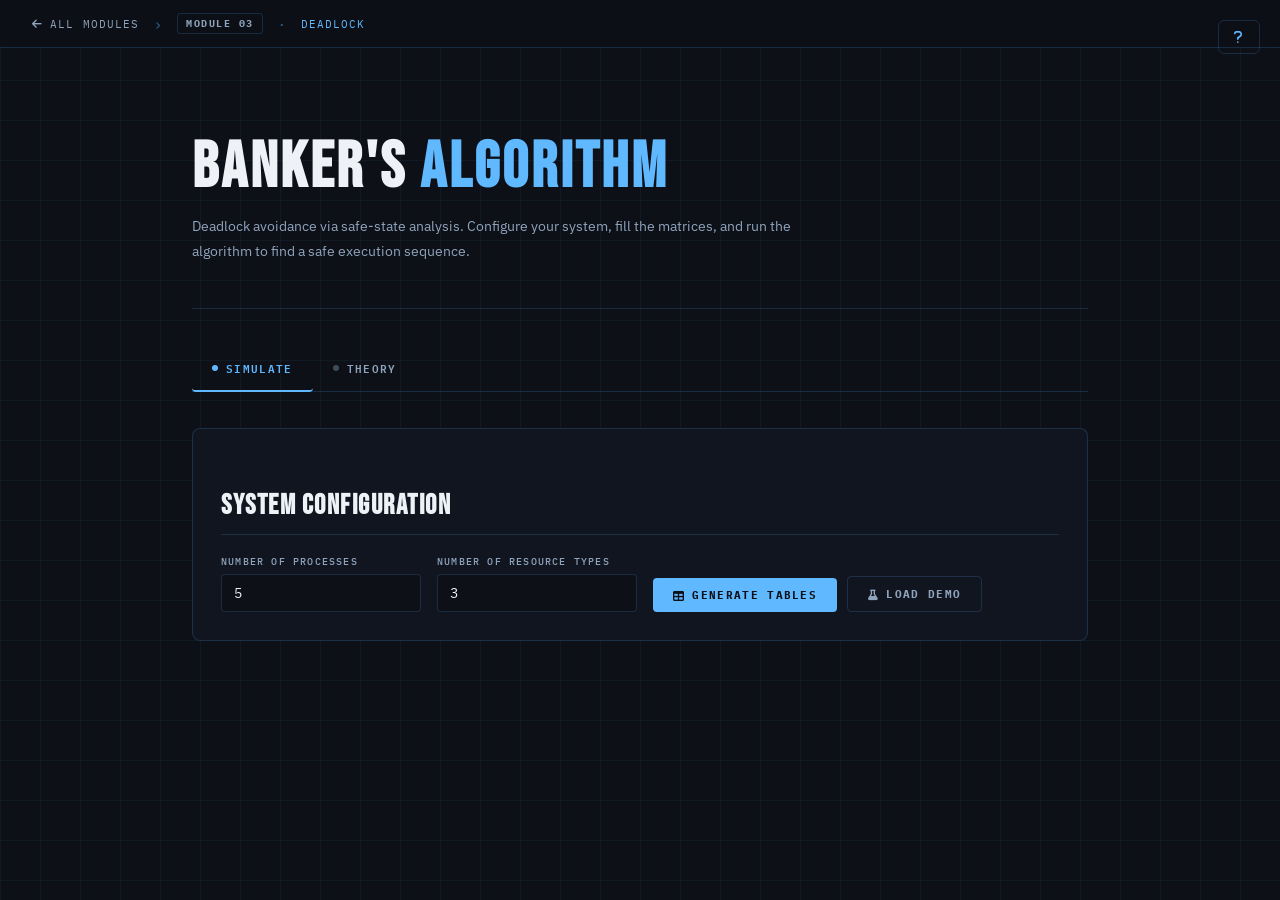
<file: Bankers/bankers.html>
<!DOCTYPE html>
<html lang="en">
<head>
    <meta charset="UTF-8">
    <meta name="viewport" content="width=device-width, initial-scale=1.0">
    <title>Banker's Algorithm Demonstration</title>
    <link rel="preconnect" href="https://fonts.googleapis.com">
    <link href="https://fonts.googleapis.com/css2?family=IBM+Plex+Mono:wght@400;500;700&family=Bebas+Neue&family=IBM+Plex+Sans:wght@400;500;600&display=swap" rel="stylesheet">
    <link rel="stylesheet" href="https://cdnjs.cloudflare.com/ajax/libs/font-awesome/6.0.0/css/all.min.css">
    <link rel="stylesheet" href="styles.css">
    <style>
      :root {
        --bg:            #0d1017;
        --bg2:           #111520;
        --surface:       #161b27;
        --border:        rgba(82, 170, 255, 0.18);
        --border-bright: rgba(82, 170, 255, 0.45);
        --accent:        #60b8ff;
        --accent-dim:    rgba(96, 184, 255, 0.15);
        --accent2:       #60b8ff;
        --purple:        #a78bfa;
        --text:          #eef2f7;
        --muted:         #8fa4bc;
        --dim:           rgba(96, 183, 255, 0.803);
        --mono:  'IBM Plex Mono', monospace;
        --sans:  'IBM Plex Sans', sans-serif;
        --display: 'Bebas Neue', sans-serif;
      }

      * { box-sizing: border-box; margin: 0; padding: 0; }

      body {
        background: var(--bg);
        color: var(--text);
        font-family: var(--mono);
        min-height: 100vh;
        overflow-x: hidden;
      }

      body::before {
        content: '';
        position: fixed; inset: 0;
        background-image:
          linear-gradient(rgba(96,184,255,0.06) 1px, transparent 1px),
          linear-gradient(90deg, rgba(96,184,255,0.06) 1px, transparent 1px);
        background-size: 40px 40px;
        pointer-events: none; z-index: 0;
      }

      /* ── TOP NAV ── */
      .topbar {
        position: sticky;
        top: 0;
        height: 48px;
        background: rgba(13,16,23,0.94);
        border-bottom: 1px solid var(--border);
        backdrop-filter: blur(12px);
        display: flex;
        align-items: center;
        justify-content: space-between;
        padding: 0 32px;
        z-index: 200;
      }

      .topbar-left {
        display: flex;
        align-items: center;
        gap: 14px;
      }

      .back-link {
        display: inline-flex;
        align-items: center;
        gap: 7px;
        font-family: var(--mono);
        font-size: 11px;
        letter-spacing: 0.1em;
        text-transform: uppercase;
        color: var(--muted);
        text-decoration: none;
        transition: color 0.2s;
      }

      .back-link:hover { color: var(--accent); }

      .topbar-sep { color: var(--border-bright); font-size: 16px; }

      .module-tag {
        font-family: var(--mono);
        font-size: 10px;
        font-weight: 700;
        letter-spacing: 0.15em;
        text-transform: uppercase;
        color: var(--muted);
        border: 1px solid var(--border);
        border-radius: 3px;
        padding: 3px 8px;
      }

      .topbar-current {
        font-family: var(--mono);
        font-size: 11px;
        letter-spacing: 0.1em;
        text-transform: uppercase;
        color: var(--accent);
      }

      .help-btn {
        width: 34px; height: 34px;
        border-radius: 6px;
        border: 1px solid var(--border);
        background: transparent;
        color: var(--accent);
        cursor: pointer;
        display: flex;
        align-items: center;
        justify-content: center;
        font-size: 13px;
        transition: all 0.2s;
      }

      .help-btn:hover {
        background: var(--accent-dim);
        border-color: var(--border-bright);
        box-shadow: none;
        transform: none;
      }

      /* ── CONTAINER ── */
      .container {
        max-width: 960px;
        margin: 0 auto;
        padding: 0 32px 80px;
        position: relative;
        z-index: 1;
      }

      /* ── HERO ── */
      .hero {
        padding: 48px 0 32px;
        border-bottom: 1px solid var(--border);
        margin-bottom: 36px;
      }

      .hero h1 {
        font-family: var(--display);
        font-size: 64px;
        letter-spacing: 3px;
        line-height: 1;
        color: var(--text);
        margin-bottom: 14px;
      }

      .hero h1 span { color: var(--accent); }

      .hero p {
        font-family: var(--sans);
        font-size: 14px;
        color: var(--muted);
        line-height: 1.8;
        max-width: 600px;
      }

      /* ── TAB NAV ── */
      .tab-nav {
        display: flex;
        border-bottom: 1px solid var(--border);
        margin-bottom: 36px;
      }

      .tab-btn {
        display: flex;
        align-items: center;
        gap: 8px;
        padding: 13px 20px;
        font-family: var(--mono);
        font-size: 11px;
        font-weight: 600;
        letter-spacing: 0.12em;
        text-transform: uppercase;
        color: var(--muted);
        background: transparent;
        border: none;
        border-bottom: 2px solid transparent;
        cursor: pointer;
        transition: all 0.2s;
        margin-bottom: -1px;
      }

      .tab-btn .dot {
        width: 6px; height: 6px;
        border-radius: 50%;
        background: currentColor;
        opacity: 0.4;
      }

      .tab-btn:hover { color: var(--text); box-shadow: none; transform: none; }
      .tab-btn.active { color: var(--accent); border-bottom-color: var(--accent); }
      .tab-btn.active .dot { opacity: 1; }

      /* ── TAB PANELS ── */
      .tab-panel { display: none; }
      .tab-panel.active { display: block; }

      /* ── SHARED CARD ── */
      .card {
        background: var(--bg2);
        border: 1px solid var(--border);
        border-radius: 8px;
        margin-bottom: 24px;
        transition: border-color 0.2s;
        overflow: hidden;
      }

      .card:hover { border-color: var(--border-bright); }

      .card-header {
        font-family: var(--mono);
        font-size: 10px;
        font-weight: 700;
        letter-spacing: 0.18em;
        text-transform: uppercase;
        color: var(--accent);
        padding: 13px 20px;
        border-bottom: 1px solid var(--border);
        background: rgba(96,184,255,0.04);
      }

      .card-body { padding: 20px; }

      /* ── THEORY ── */
      .theory-section {
        background: var(--bg2);
        border: 1px solid var(--border);
        border-radius: 8px;
        padding: 28px;
        margin-bottom: 24px;
        transition: border-color 0.2s;
      }

      .theory-section:hover { border-color: var(--border-bright); }

      .theory-section h2 {
        font-family: var(--display);
        font-size: 28px;
        letter-spacing: 1.5px;
        color: var(--text);
        margin-bottom: 14px;
        padding-bottom: 12px;
        border-bottom: 1px solid var(--border);
      }

      .theory-section h3 {
        font-family: var(--sans);
        font-size: 13px;
        font-weight: 600;
        color: var(--text);
        margin: 20px 0 10px;
        text-transform: uppercase;
        letter-spacing: 0.08em;
      }

      .theory-section p {
        color: var(--muted);
        font-family: var(--sans);
        font-size: 13px;
        line-height: 1.8;
        margin-bottom: 10px;
      }

      .theory-section ol, .theory-section ul {
        padding-left: 20px; margin-bottom: 12px;
      }

      .theory-section li {
        color: var(--muted);
        font-family: var(--sans);
        font-size: 13px;
        line-height: 1.8;
        margin-bottom: 6px;
      }

      .theory-section strong { color: var(--accent); font-weight: 600; }

      /* ── INPUT SECTION ── */
      .input-section {
        background: var(--bg2);
        border: 1px solid var(--border);
        border-radius: 8px;
        padding: 28px;
        margin-bottom: 24px;
        transition: border-color 0.2s;
      }

      .input-section:hover { border-color: var(--border-bright); }

      .input-section h2 {
        font-family: var(--display);
        font-size: 28px;
        letter-spacing: 1.5px;
        color: var(--text);
        margin-bottom: 20px;
        padding-bottom: 12px;
        border-bottom: 1px solid var(--border);
      }

      .input-controls {
        display: flex;
        flex-wrap: wrap;
        gap: 16px;
        align-items: flex-end;
      }

      .input-group {
        display: flex;
        flex-direction: column;
        gap: 6px;
        min-width: 200px;
      }

      label {
        font-family: var(--mono);
        font-size: 10px;
        font-weight: 500;
        color: var(--muted);
        letter-spacing: 0.12em;
        text-transform: uppercase;
      }

      input[type="number"] {
        background: var(--bg);
        border: 1px solid var(--border);
        border-radius: 4px;
        color: var(--text);
        padding: 9px 12px;
        font-family: var(--mono);
        font-size: 14px;
        transition: all 0.2s;
        width: 100%;
      }

      input[type="number"]:focus {
        outline: none;
        border-color: var(--accent);
        box-shadow: 0 0 0 2px var(--accent-dim);
      }

      /* ── BUTTONS ── */
      button {
        background: var(--accent);
        color: var(--bg);
        border: none;
        border-radius: 4px;
        padding: 10px 20px;
        font-family: var(--mono);
        font-size: 11px;
        font-weight: 700;
        letter-spacing: 0.12em;
        text-transform: uppercase;
        cursor: pointer;
        transition: all 0.2s;
        display: inline-flex;
        align-items: center;
        gap: 7px;
      }

      button:hover {
        opacity: 0.9;
        box-shadow: 0 4px 14px rgba(96,184,255,0.3);
        transform: translateY(-1px);
      }

      button:active { transform: scale(0.98); }

      #load-demo {
        background: transparent;
        color: var(--muted);
        border: 1px solid var(--border);
      }

      #load-demo:hover {
        color: var(--accent);
        border-color: var(--border-bright);
        background: var(--accent-dim);
        box-shadow: none;
      }

      #run-algorithm {
        background: transparent;
        color: var(--accent);
        border: 1px solid var(--border-bright);
        width: 100%;
        justify-content: center;
        padding: 12px 20px;
        margin-top: 4px;
      }

      #run-algorithm:hover {
        background: var(--accent-dim);
        box-shadow: 0 0 20px rgba(96,184,255,0.12);
        transform: none;
      }

      /* ── MATRIX CONTAINER ── */
      .matrix-container {
        display: flex;
        flex-direction: column;
        gap: 20px;
        margin-bottom: 20px;
      }

      .matrix-section {
        background: var(--bg2);
        border: 1px solid var(--border);
        border-radius: 8px;
        overflow: hidden;
        transition: border-color 0.2s;
      }

      .matrix-section:hover { border-color: var(--border-bright); }

      .matrix-section h2 {
        font-family: var(--mono);
        font-size: 10px;
        font-weight: 700;
        letter-spacing: 0.18em;
        text-transform: uppercase;
        color: var(--accent);
        padding: 13px 18px;
        border-bottom: 1px solid var(--border);
        background: rgba(96,184,255,0.04);
        margin: 0;
      }

      .matrix-section > .matrix,
      .matrix-section > .resource-vector {
        padding: 16px;
      }

      /* ── MATRIX TABLE ── */
      .matrix table {
        width: 100%;
        border-collapse: collapse;
        font-family: var(--mono);
        font-size: 12px;
      }

      .matrix th {
        background: rgba(96,184,255,0.08);
        border: 1px solid var(--border);
        padding: 9px;
        color: var(--accent);
        font-weight: 600;
        text-align: center;
      }

      .matrix td {
        background: var(--bg);
        border: 1px solid var(--border);
        padding: 9px;
        color: var(--text);
        text-align: center;
      }

      .matrix td input {
        width: 100%;
        background: var(--bg2);
        border: 1px solid var(--border);
        color: var(--text);
        padding: 5px;
        font-family: var(--mono);
        font-size: 12px;
        text-align: center;
        border-radius: 2px;
      }

      .matrix td input:focus { border-color: var(--accent); outline: none; }

      /* ── RESOURCE VECTOR ── */
      .resource-vector table {
        width: 100%;
        border-collapse: collapse;
        font-family: var(--mono);
        font-size: 12px;
      }

      .resource-vector th {
        background: rgba(96,184,255,0.08);
        border: 1px solid var(--border);
        padding: 9px;
        color: var(--accent);
        font-weight: 600;
        text-align: center;
      }

      .resource-vector td {
        background: var(--bg);
        border: 1px solid var(--border);
        padding: 9px;
        color: var(--text);
        text-align: center;
      }

      .resource-vector td input {
        width: 100%;
        background: var(--bg2);
        border: 1px solid var(--border);
        color: var(--text);
        padding: 5px;
        font-family: var(--mono);
        font-size: 12px;
        text-align: center;
        border-radius: 2px;
      }

      .resource-vector td input:focus { border-color: var(--accent); outline: none; }

      /* ── RESULTS ── */
      #results-section {
        display: flex;
        flex-direction: column;
        gap: 20px;
        margin-top: 24px;
      }

      .result-box {
        background: var(--bg2);
        border: 1px solid var(--border);
        border-radius: 8px;
        overflow: hidden;
        transition: border-color 0.2s;
      }

      .result-box:hover { border-color: var(--border-bright); }

      .result-box h3 {
        font-family: var(--mono);
        font-size: 10px;
        font-weight: 700;
        letter-spacing: 0.18em;
        text-transform: uppercase;
        color: var(--accent);
        padding: 13px 18px;
        border-bottom: 1px solid var(--border);
        background: rgba(96,184,255,0.04);
        margin: 0;
      }

      .result-box > div { padding: 16px 18px; }

      #system-state {
        font-family: var(--display);
        font-size: 32px;
        letter-spacing: 2px;
        text-align: center;
        border-radius: 4px;
        padding: 14px !important;
      }

      #system-state.safe {
        color: #28c840;
        background: rgba(40,200,64,0.07);
        border: 1px solid rgba(40,200,64,0.25);
      }

      #system-state.unsafe {
        color: #ff5f57;
        background: rgba(255,95,87,0.07);
        border: 1px solid rgba(255,95,87,0.25);
      }

      #safe-sequence {
        font-family: var(--mono);
        font-size: 13px;
        color: var(--text);
        line-height: 1.8;
        word-break: break-word;
      }

      #step-execution {
        font-family: var(--mono);
        font-size: 12px;
        color: var(--muted);
      }

      .step {
        background: var(--bg);
        border-left: 3px solid var(--accent);
        padding: 12px 14px;
        margin-bottom: 10px;
        border-radius: 0 4px 4px 0;
        line-height: 1.7;
      }

      .step.process-denied { border-left-color: rgba(255,95,87,0.6); }

      /* ── MODAL ── */
      .modal {
        display: none;
        position: fixed;
        z-index: 1000;
        inset: 0;
        background: rgba(0,0,0,0.75);
        backdrop-filter: blur(4px);
        align-items: center;
        justify-content: center;
      }

      .modal-content {
        background: var(--bg2);
        border: 1px solid var(--border-bright);
        border-radius: 10px;
        padding: 36px;
        width: 90%;
        max-width: 680px;
        max-height: 82vh;
        overflow-y: auto;
        position: relative;
        animation: slideIn 0.25s ease;
      }

      @keyframes slideIn {
        from { transform: translateY(-30px); opacity: 0; }
        to   { transform: translateY(0);     opacity: 1; }
      }

      .modal-close {
        position: absolute; top: 16px; right: 16px;
        background: transparent; border: none;
        color: var(--muted); font-size: 24px;
        cursor: pointer; transition: color 0.2s;
        padding: 0; width: auto; height: auto;
      }

      .modal-close:hover { color: var(--accent); box-shadow: none; transform: none; }

      .modal-content h2 {
        font-family: var(--display);
        font-size: 30px;
        letter-spacing: 1px;
        color: var(--accent);
        margin: 0 0 20px;
        border-bottom: 1px solid var(--border);
        padding-bottom: 16px;
      }

      .modal-section { margin-bottom: 20px; }

      .modal-section h3 {
        font-family: var(--mono);
        font-size: 11px;
        font-weight: 700;
        letter-spacing: 0.15em;
        text-transform: uppercase;
        color: var(--accent);
        margin-bottom: 10px;
      }

      .modal-section p, .modal-section li {
        color: var(--muted);
        font-family: var(--sans);
        font-size: 13px;
        line-height: 1.8;
      }

      .modal-section ol, .modal-section ul { padding-left: 20px; }
      .modal-section strong { color: var(--accent); }

      /* ── HIDDEN ── */
      .hidden { display: none !important; }

      /* ── RESPONSIVE ── */
      @media (max-width: 700px) {
        .hero h1 { font-size: 44px; }
        .container { padding: 0 16px 60px; }
        .input-controls { flex-direction: column; align-items: stretch; }
        .input-group { min-width: 100%; }
        .topbar { padding: 0 16px; }
        .topbar-sep, .module-tag, .topbar-current { display: none; }
      }
    </style>
</head>
<body>

    <!-- TOP NAV -->
    <nav class="topbar">
        <div class="topbar-left">
            <a href="../index.html" class="back-link">
                <i class="fas fa-arrow-left"></i> All Modules
            </a>
            <span class="topbar-sep">›</span>
            <span class="module-tag">Module 03</span>
            <span class="topbar-sep">·</span>
            <span class="topbar-current">Deadlock</span>
        </div>
        <div class="topbar-right">
            <button class="help-btn how-to-use-btn" id="how-to-use-btn">
                <i class="fas fa-question"></i>
            </button>
        </div>
    </nav>

    <div class="container">

        <!-- HERO -->
        <div class="hero">
            <h1>BANKER'S <span>ALGORITHM</span></h1>
            <p>Deadlock avoidance via safe-state analysis. Configure your system, fill the matrices, and run the algorithm to find a safe execution sequence.</p>
        </div>

        <!-- TAB NAV -->
        <div class="tab-nav">
            <button class="tab-btn active" data-tab="simulate">
                <span class="dot"></span> Simulate
            </button>
            <button class="tab-btn" data-tab="theory">
                <span class="dot"></span> Theory
            </button>
        </div>

        <!-- ══════════ SIMULATE TAB ══════════ -->
        <div class="tab-panel active" id="panel-simulate">

            <div class="input-section">
                <h2>System Configuration</h2>
                <div class="input-controls">
                    <div class="input-group">
                        <label for="num-processes">Number of Processes</label>
                        <input type="number" id="num-processes" min="1" max="10" value="5">
                    </div>
                    <div class="input-group">
                        <label for="num-resources">Number of Resource Types</label>
                        <input type="number" id="num-resources" min="1" max="10" value="3">
                    </div>
                    <div style="display:flex;gap:10px;align-items:flex-end;">
                        <button id="generate-tables"><i class="fas fa-table"></i> Generate Tables</button>
                        <button id="load-demo"><i class="fas fa-flask"></i> Load Demo</button>
                    </div>
                </div>
            </div>

            <div id="tables-section" class="hidden">
                <div class="matrix-container">
                    <div class="matrix-section">
                        <h2>Maximum Demand Matrix</h2>
                        <div id="max-matrix" class="matrix"></div>
                    </div>
                    <div class="matrix-section">
                        <h2>Current Allocation Matrix</h2>
                        <div id="allocation-matrix" class="matrix"></div>
                    </div>
                    <div class="matrix-section">
                        <h2>Available Resources</h2>
                        <div id="available-resources" class="resource-vector"></div>
                    </div>
                </div>

                <button id="run-algorithm"><i class="fas fa-play"></i> Run Banker's Algorithm</button>
            </div>

            <div id="results-section" class="hidden">
                <div class="result-box">
                    <h3>Need Matrix</h3>
                    <div id="need-matrix" class="matrix"></div>
                </div>
                <div class="result-box">
                    <h3>System State</h3>
                    <div id="system-state"></div>
                </div>
                <div class="result-box">
                    <h3>Safe Sequence</h3>
                    <div id="safe-sequence"></div>
                </div>
                <div class="result-box">
                    <h3>Step-by-Step Execution</h3>
                    <div id="step-execution"></div>
                </div>
            </div>

        </div><!-- /panel-simulate -->

        <!-- ══════════ THEORY TAB ══════════ -->
        <div class="tab-panel" id="panel-theory">

            <div class="theory-section">
                <h2>Understanding Deadlock</h2>
                <p>A deadlock is a situation where a set of processes are blocked because each process is holding a resource and waiting for another resource acquired by some other process.</p>

                <h3>Coffman Conditions for Deadlock</h3>
                <p>For a deadlock to occur, these four conditions must hold simultaneously:</p>
                <ol>
                    <li><strong>Mutual Exclusion:</strong> ↔️ Resources cannot be shared simultaneously</li>
                    <li><strong>Hold and Wait:</strong> ⟲ Processes hold resources while waiting for others</li>
                    <li><strong>No Preemption:</strong> ⛔ Resources cannot be forcibly taken from processes</li>
                    <li><strong>Circular Wait:</strong> ⭕ A circular chain of processes waiting for resources</li>
                </ol>

                <h3>Deadlock Handling Strategies</h3>
                <ul>
                    <li>🚫 <strong>Prevention:</strong> Ensure at least one Coffman condition cannot occur</li>
                    <li>⚠️ <strong>Avoidance:</strong> Make safe resource allocation decisions (Banker's Algorithm)</li>
                    <li>🔍 <strong>Detection:</strong> Allow deadlocks and then detect them</li>
                    <li>🔄 <strong>Recovery:</strong> Take action after deadlock is detected</li>
                </ul>

                <h3>Banker's Algorithm Concept</h3>
                <p>The Banker's Algorithm is a deadlock avoidance algorithm that decides whether to grant or deny resource requests based on system safety:</p>
                <ul>
                    <li><strong>Safe State:</strong> System can allocate resources to each process in some order without causing deadlock</li>
                    <li><strong>Unsafe State:</strong> No guarantee that resources can be allocated safely</li>
                    <li><strong>Available Resources:</strong> Total resources minus currently allocated ones</li>
                    <li><strong>Maximum Need:</strong> Maximum resources a process might need</li>
                    <li><strong>Current Allocation:</strong> Resources currently held by processes</li>
                    <li><strong>Need Matrix:</strong> Additional resources that might be requested (Maximum - Current)</li>
                </ul>
            </div>

        </div><!-- /panel-theory -->

    </div><!-- /container -->

    <!-- MODAL -->
    <div id="how-to-use-modal" class="modal">
        <div class="modal-content">
            <button class="modal-close" id="modal-close">&times;</button>
            <h2>How to Use</h2>

            <div class="modal-section">
                <h3>Overview</h3>
                <p>The Banker's Algorithm is a resource allocation and deadlock avoidance algorithm used in operating systems. This tool helps you visualize how the algorithm works with different system configurations.</p>
            </div>

            <div class="modal-section">
                <h3>Step-by-Step Instructions</h3>
                <ol>
                    <li><strong>Configure the System:</strong> Set the number of processes and resource types.</li>
                    <li><strong>Generate Tables:</strong> Click "Generate Tables" to create the input matrices.</li>
                    <li><strong>Fill in the Tables:</strong>
                        <ul>
                            <li><strong>Maximum Demand:</strong> Max resources each process might need.</li>
                            <li><strong>Current Allocation:</strong> Resources currently held by each process.</li>
                            <li><strong>Available Resources:</strong> Resources currently free in the system.</li>
                        </ul>
                    </li>
                    <li><strong>Quick Demo:</strong> Click "Load Demo" to populate with a pre-configured example.</li>
                    <li><strong>Run the Algorithm:</strong> Click "Run Banker's Algorithm" to check system safety.</li>
                    <li><strong>View Results:</strong> See the Need Matrix, system state, safe sequence, and execution steps.</li>
                </ol>
            </div>

            <div class="modal-section">
                <h3>Understanding the Results</h3>
                <p><strong>Safe State:</strong> The system can allocate resources without causing deadlock.</p>
                <p><strong>Unsafe State:</strong> Risk of deadlock if requests are granted in certain sequences.</p>
                <p><strong>Safe Sequence:</strong> The order processes can execute completely without deadlock.</p>
            </div>
        </div>
    </div>

    <script src="script.js"></script>
    <script>
        document.querySelectorAll('.tab-btn').forEach(btn => {
            btn.addEventListener('click', () => {
                document.querySelectorAll('.tab-btn').forEach(b => b.classList.remove('active'));
                document.querySelectorAll('.tab-panel').forEach(p => p.classList.remove('active'));
                btn.classList.add('active');
                document.getElementById('panel-' + btn.dataset.tab).classList.add('active');
            });
        });
    </script>
</body>
</html>
</file>
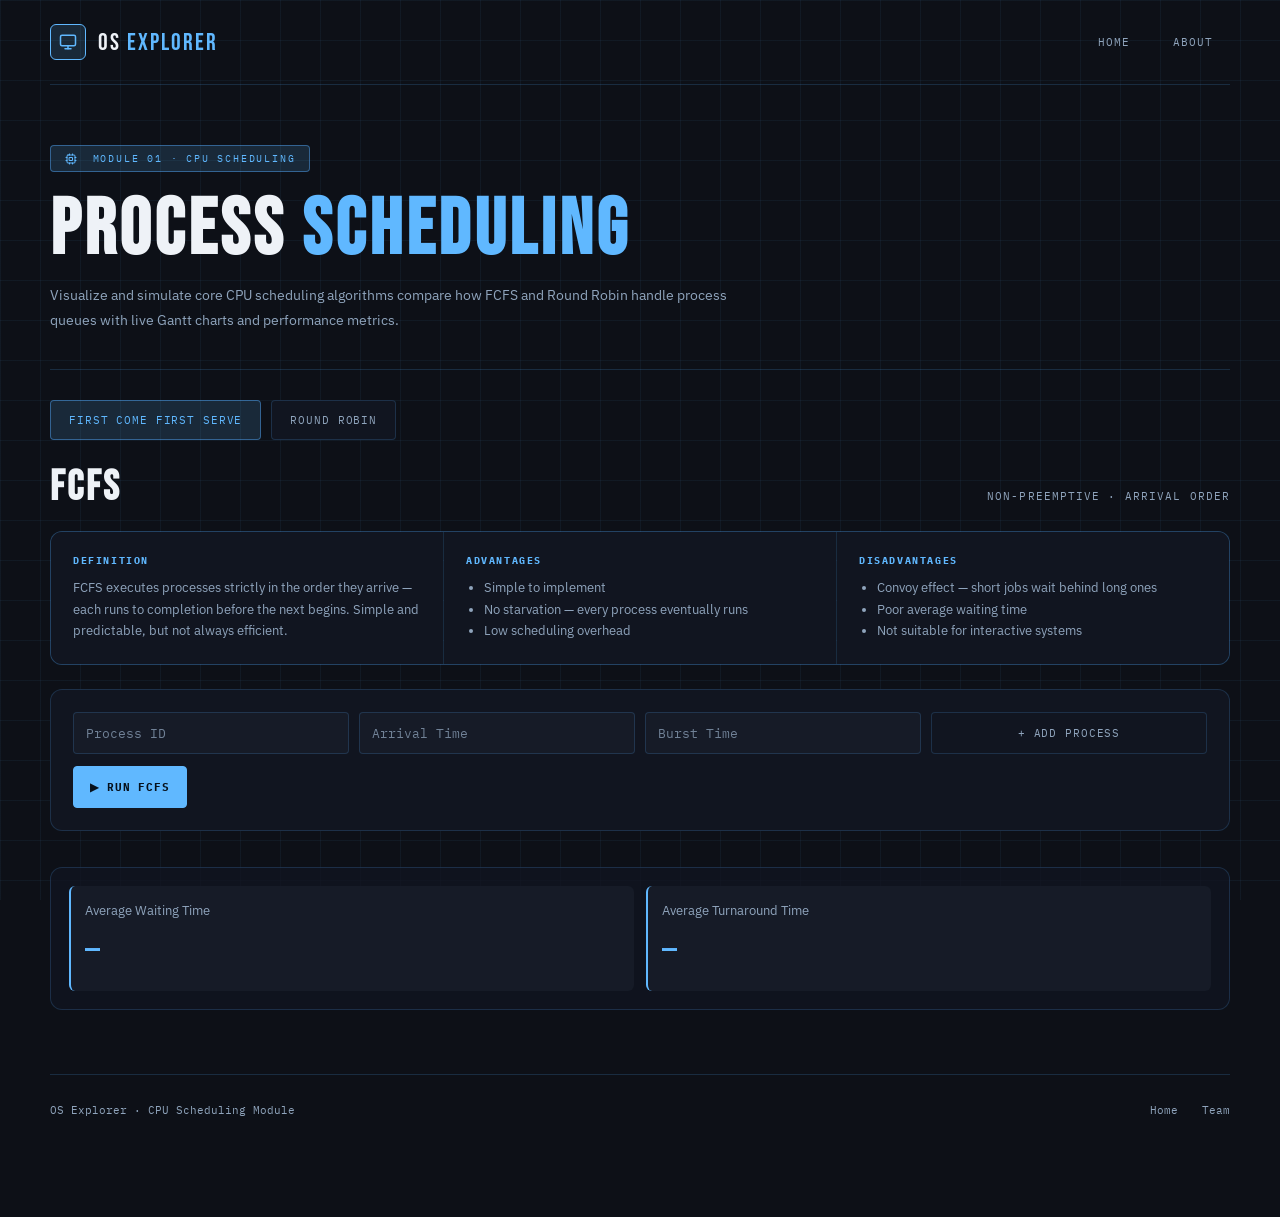
<file: CPU Scheduling/CPU-1.html>
<!DOCTYPE html>
<html lang="en">

<head>
    <meta charset="UTF-8" />
    <meta name="viewport" content="width=device-width, initial-scale=1.0" />
    <title>CPU Scheduling — OS Explorer</title>
    <link rel="preconnect" href="https://fonts.googleapis.com">
    <link href="https://fonts.googleapis.com/css2?family=IBM+Plex+Mono:wght@400;500;700&family=Bebas+Neue&family=IBM+Plex+Sans:wght@400;500;600&display=swap" rel="stylesheet">
    <link rel="stylesheet" href="CPU-1.css">
</head>

<body>
    <div class="container">

        <!-- NAVBAR -->
        <header class="navbar">
            <div class="logo-wrap">
                <div class="logo-icon">
                    <svg width="18" height="18" viewBox="0 0 24 24" fill="none" stroke="currentColor" stroke-width="2" stroke-linecap="round" stroke-linejoin="round"><rect x="2" y="3" width="20" height="14" rx="2"/><line x1="8" y1="21" x2="16" y2="21"/><line x1="12" y1="17" x2="12" y2="21"/></svg>
                </div>
                <a href="../index.html" class="logo">OS <span>EXPLORER</span></a>
            </div>
            <nav>
                <a href="../index.html">Home</a>
                <a href="../about.html">About</a>
            </nav>
        </header>

        <!-- PAGE HEADER -->
        <div class="page-header">
            <div class="page-tag">
                <svg width="12" height="12" viewBox="0 0 24 24" fill="none" stroke="currentColor" stroke-width="2" stroke-linecap="round" stroke-linejoin="round"><rect x="4" y="4" width="16" height="16" rx="2"/><rect x="9" y="9" width="6" height="6"/><path d="M9 2v2M15 2v2M9 20v2M15 20v2M2 9h2M2 15h2M20 9h2M20 15h2"/></svg>
                &nbsp; Module 01 · CPU Scheduling
            </div>
            <h1>PROCESS <span>SCHEDULING</span></h1>
            <p>Visualize and simulate core CPU scheduling algorithms compare how FCFS and Round Robin handle process queues with live Gantt charts and performance metrics.</p>
        </div>

        <!-- TABS -->
        <div class="tabs">
            <button class="tab active" onclick="switchTab('fcfsTab', this)">First Come First Serve</button>
            <button class="tab" onclick="switchTab('rrTab', this)">Round Robin</button>
        </div>

        <!-- FCFS Tab -->
        <div id="fcfsTab" class="tab-content active-tab">

            <div class="section-title">
                <h2>FCFS</h2>
                <span>Non-preemptive · Arrival order</span>
            </div>

            <div class="algo-info">
                <div>
                    <h3>Definition</h3>
                    <p>FCFS executes processes strictly in the order they arrive — each runs to completion before the next begins. Simple and predictable, but not always efficient.</p>
                </div>
                <div>
                    <h3>Advantages</h3>
                    <ul>
                        <li>Simple to implement</li>
                        <li>No starvation — every process eventually runs</li>
                        <li>Low scheduling overhead</li>
                    </ul>
                </div>
                <div>
                    <h3>Disadvantages</h3>
                    <ul>
                        <li>Convoy effect — short jobs wait behind long ones</li>
                        <li>Poor average waiting time</li>
                        <li>Not suitable for interactive systems</li>
                    </ul>
                </div>
            </div>

            <form id="fcfsForm" onsubmit="runFCFS(event)">
                <div class="inputs">
                    <input type="text"   id="fcfsPid"     placeholder="Process ID"   required />
                    <input type="number" id="fcfsArrival" placeholder="Arrival Time"  required />
                    <input type="number" id="fcfsBurst"   placeholder="Burst Time"    required />
                    <button type="button" class="add-btn" onclick="addProcess('fcfs')">+ Add Process</button>
                </div>
                <button type="submit" class="run-btn">▶ Run FCFS</button>
            </form>

            <div id="fcfsProcessList" class="process-list"></div>
            <div id="fcfsGanttChart"  class="gantt"></div>
            <div id="fcfsResultTable"></div>
            <div class="avg-times">
                <p>Average Waiting Time <span id="fcfsAvgWT">—</span></p>
                <p>Average Turnaround Time <span id="fcfsAvgTAT">—</span></p>
            </div>
        </div>

        <!-- RR Tab -->
        <div id="rrTab" class="tab-content">

            <div class="section-title">
                <h2>ROUND ROBIN</h2>
                <span>Preemptive · Time-quantum based</span>
            </div>

            <div class="algo-info">
                <div>
                    <h3>Definition</h3>
                    <p>RR assigns each process a fixed time quantum. If a process doesn't finish in time, it's preempted and moved to the back of the ready queue — ensuring fair CPU sharing.</p>
                </div>
                <div>
                    <h3>Advantages</h3>
                    <ul>
                        <li>Fair time-sharing among processes</li>
                        <li>Good response time for short jobs</li>
                        <li>No starvation</li>
                    </ul>
                </div>
                <div>
                    <h3>Disadvantages</h3>
                    <ul>
                        <li>High context-switch overhead</li>
                        <li>Performance heavily depends on quantum size</li>
                        <li>Poor throughput for large quantum values</li>
                    </ul>
                </div>
            </div>

            <form id="rrForm" onsubmit="runRR(event)">
                <div class="inputs">
                    <input type="text"   id="rrPid"     placeholder="Process ID"   required />
                    <input type="number" id="rrArrival" placeholder="Arrival Time"  required />
                    <input type="number" id="rrBurst"   placeholder="Burst Time"    required />
                    <input type="number" id="rrQuantum" placeholder="Time Quantum"  required />
                    <button type="button" class="add-btn" onclick="addProcess('rr')">+ Add Process</button>
                </div>
                <button type="submit" class="run-btn">▶ Run Round Robin</button>
            </form>

            <div id="rrProcessList" class="process-list"></div>
            <div id="rrGanttChart"  class="gantt"></div>
            <div id="rrResultTable"></div>
            <div class="avg-times">
                <p>Average Waiting Time <span id="rrAvgWT">—</span></p>
                <p>Average Turnaround Time <span id="rrAvgTAT">—</span></p>
            </div>
        </div>

        <!-- FOOTER -->
        <footer style="border-top:1px solid var(--border);padding:28px 0;display:flex;align-items:center;justify-content:space-between;margin-top:64px;">
            <span style="font-family:var(--mono);font-size:11px;color:var(--muted);">OS Explorer · CPU Scheduling Module</span>
            <div style="display:flex;gap:24px;">
                <a href="../index.html" style="font-family:var(--mono);font-size:11px;color:var(--muted);text-decoration:none;transition:color 0.2s;" onmouseover="this.style.color='var(--accent)'" onmouseout="this.style.color='var(--muted)'">Home</a>
                <a href="../about.html" style="font-family:var(--mono);font-size:11px;color:var(--muted);text-decoration:none;transition:color 0.2s;" onmouseover="this.style.color='var(--accent)'" onmouseout="this.style.color='var(--muted)'">Team</a>
            </div>
        </footer>

    </div>

    <script src="CPU-1.js"></script>
</body>

</html>
</file>
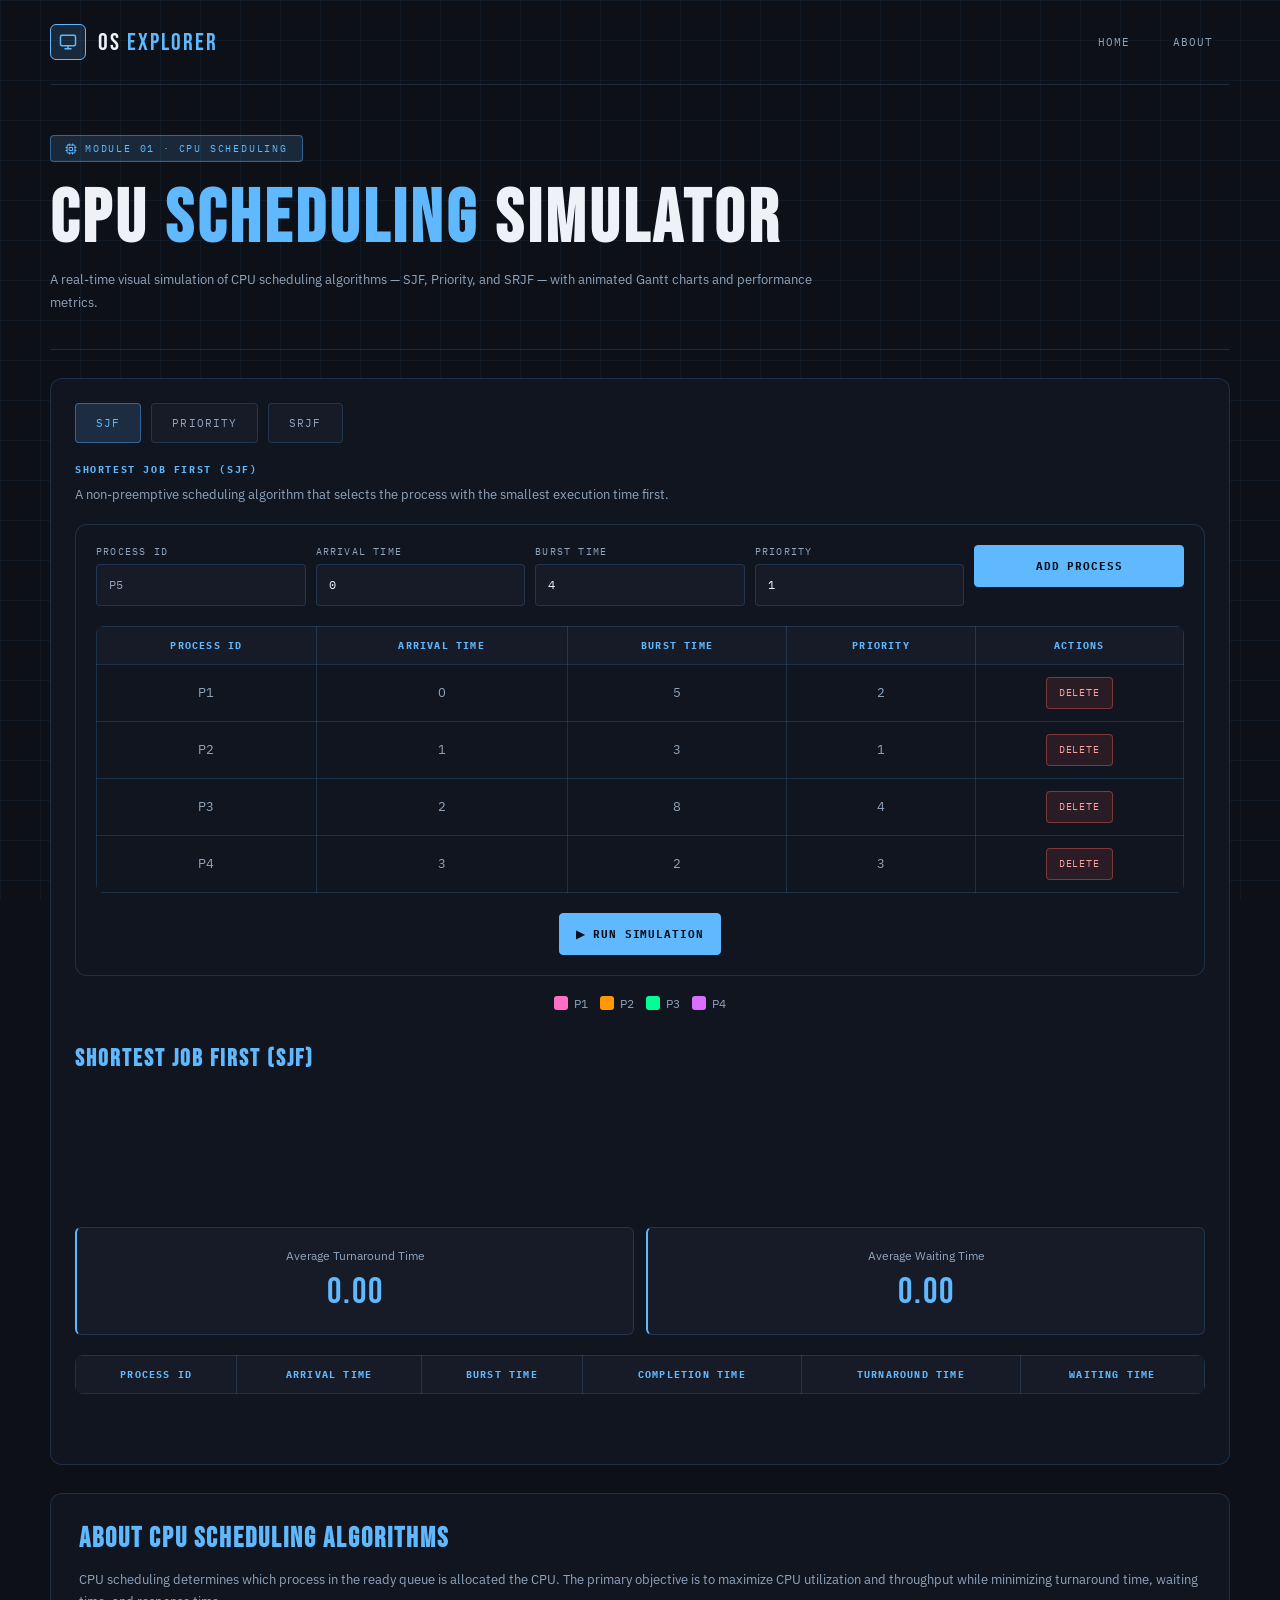
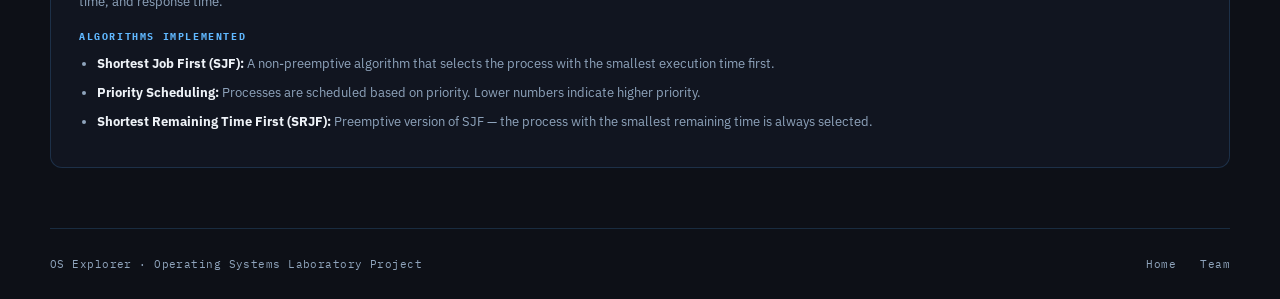
<file: CPU Scheduling/CPU-2.html>
<!DOCTYPE html>
<html lang="en">
<head>
  <meta charset="UTF-8">
  <meta name="viewport" content="width=device-width, initial-scale=1.0">
  <title>CPU Scheduling Simulator — OS Explorer</title>
  <link rel="preconnect" href="https://fonts.googleapis.com">
  <link href="https://fonts.googleapis.com/css2?family=IBM+Plex+Mono:wght@400;500;700&family=Bebas+Neue&family=IBM+Plex+Sans:wght@400;500;600&display=swap" rel="stylesheet">
  <style>
    :root {
      --bg:            #0d1017;
      --bg2:           #111520;
      --surface:       #161b27;
      --border:        rgba(82, 170, 255, 0.18);
      --border-bright: rgba(82, 170, 255, 0.45);
      --accent:        #60b8ff;
      --accent-dim:    rgba(96, 184, 255, 0.15);
      --text:          #eef2f7;
      --muted:         #8fa4bc;
      --dim:           rgba(96, 183, 255, 0.8);
      --mono:  'IBM Plex Mono', monospace;
      --sans:  'IBM Plex Sans', sans-serif;
      --display: 'Bebas Neue', sans-serif;
    }

    * { box-sizing: border-box; margin: 0; padding: 0; }

    body {
      background: var(--bg);
      color: var(--text);
      font-family: var(--mono);
      min-height: 100vh;
      overflow-x: hidden;
    }

    body::before {
      content: '';
      position: fixed; inset: 0; z-index: 0; pointer-events: none;
      background-image:
        linear-gradient(rgba(96,184,255,0.06) 1px, transparent 1px),
        linear-gradient(90deg, rgba(96,184,255,0.06) 1px, transparent 1px);
      background-size: 40px 40px;
    }

    .container {
      width: min(1180px, calc(100% - 64px));
      margin: 0 auto;
      position: relative; z-index: 1;
    }

    /* ── NAVBAR ── */
    .navbar {
      display: flex; justify-content: space-between; align-items: center;
      padding: 24px 0; border-bottom: 1px solid var(--border);
    }
    .logo-wrap { display: flex; align-items: center; gap: 12px; }
    .logo-icon {
      width: 36px; height: 36px; border: 1.5px solid var(--accent);
      border-radius: 6px; display: flex; align-items: center; justify-content: center;
      color: var(--accent); background: var(--accent-dim);
    }
    .logo {
      font-family: var(--display); font-size: 24px; letter-spacing: 2px;
      color: var(--text); text-decoration: none;
    }
    .logo span { color: var(--accent); }
    nav { display: flex; align-items: center; gap: 8px; }
    nav a {
      color: var(--muted); text-decoration: none;
      font-size: 11px; letter-spacing: 0.1em; text-transform: uppercase;
      padding: 8px 16px; border: 1px solid transparent; border-radius: 4px;
      transition: all 0.2s;
    }
    nav a:hover, nav a.active {
      color: var(--accent);
      border-color: var(--border-bright);
      background: var(--accent-dim);
    }

    /* ── HERO ── */
    .hero {
      padding: 50px 0 34px;
      border-bottom: 1px solid var(--border);
      animation: fadeUp 0.55s ease both;
    }
    .page-tag {
      display: inline-flex; align-items: center; gap: 8px;
      border: 1px solid var(--border-bright); background: var(--accent-dim);
      border-radius: 4px; padding: 6px 14px; margin-bottom: 22px;
      color: var(--accent); font-size: 10px; letter-spacing: 0.18em; text-transform: uppercase;
    }
    .hero h1 {
      font-family: var(--display);
      font-size: clamp(52px, 8vw, 74px);
      line-height: 0.96; letter-spacing: 4px; margin-bottom: 14px;
    }
    .hero h1 span { color: var(--accent); }
    .hero p {
      max-width: 780px; color: var(--muted);
      font-family: var(--sans); font-size: 13px; line-height: 1.75;
    }

    @keyframes fadeUp {
      from { opacity: 0; transform: translateY(16px); }
      to   { opacity: 1; transform: translateY(0); }
    }

    /* ── SIMULATION PANEL ── */
    .simulation-panel {
      background: var(--bg2); border: 1px solid var(--border);
      border-radius: 12px; padding: 24px; margin: 28px 0;
    }

    /* ── ALGO TABS ── */
    .algo-tabs { display: flex; flex-wrap: wrap; gap: 10px; margin-bottom: 20px; }

    .algo-tab {
      padding: 12px 20px;
      border: 1px solid var(--border); border-radius: 4px;
      color: var(--muted); background: var(--surface);
      cursor: pointer; font-family: var(--mono); font-size: 11px;
      letter-spacing: 0.1em; text-transform: uppercase;
      transition: all 0.2s;
    }
    .algo-tab:hover, .algo-tab.active {
      color: var(--accent);
      border-color: var(--border-bright);
      background: var(--accent-dim);
    }

    /* ── ALGORITHM DESCRIPTION ── */
    .algorithm-description { margin: 18px 0; }
    .algorithm-description h3 {
      color: var(--accent); font-size: 10px;
      letter-spacing: 0.16em; text-transform: uppercase; margin-bottom: 8px;
    }
    .algorithm-description p {
      color: var(--muted); font-family: var(--sans); font-size: 13px; line-height: 1.7;
    }

    /* ── INPUT SECTION ── */
    .input-section {
      background: var(--bg2); border: 1px solid var(--border);
      border-radius: 12px; padding: 20px; margin-bottom: 20px;
    }

    .process-input {
      display: grid;
      grid-template-columns: repeat(5, minmax(120px, 1fr));
      gap: 10px; margin-bottom: 18px;
    }

    .input-group { display: flex; flex-direction: column; gap: 6px; }
    .input-group label {
      color: var(--muted); font-size: 10px;
      letter-spacing: 0.12em; text-transform: uppercase;
    }

    input, select {
      min-height: 42px; padding: 10px 12px;
      border-radius: 4px; border: 1px solid var(--border);
      background: var(--surface); color: var(--text);
      font-family: var(--mono); font-size: 12px; outline: none;
      transition: border-color 0.2s;
    }
    input:focus, select:focus {
      border-color: var(--border-bright);
      box-shadow: 0 0 0 3px rgba(96, 184, 255, 0.08);
    }
    input::placeholder { color: var(--muted); }

    button {
      min-height: 42px; padding: 10px 16px;
      border: 1px solid var(--border); border-radius: 4px;
      color: var(--muted); background: var(--surface);
      cursor: pointer; font-family: var(--mono); font-size: 11px;
      letter-spacing: 0.08em; text-transform: uppercase;
      transition: all 0.2s;
    }
    button:hover {
      transform: translateY(-1px);
      border-color: var(--border-bright);
      color: var(--accent);
    }
    button:disabled { opacity: 0.55; cursor: not-allowed; transform: none; }

    .add-process-btn, .simulate-btn {
      background: var(--accent);
      color: #07111c;
      border-color: var(--accent);
      font-weight: 700;
    }
    .add-process-btn:hover, .simulate-btn:hover {
      background: #80caff;
      border-color: #80caff;
      color: #07111c;
      transform: translateY(-1px);
    }

    .delete-btn {
      min-height: 32px; padding: 6px 12px;
      color: #ffa0a0; border-color: rgba(255,95,87,0.4);
      background: rgba(255,95,87,0.1); font-size: 10px;
    }
    .delete-btn:hover {
      background: rgba(255,95,87,0.2);
      border-color: rgba(255,95,87,0.7);
      color: #ff8080;
      transform: none;
    }

    .controls {
      display: flex; justify-content: center; gap: 15px;
      margin: 20px 0 0; flex-wrap: wrap;
    }

    /* ── PROCESS TABLE ── */
    .process-table {
      width: 100%; border-collapse: collapse;
      margin: 20px 0; border-radius: 8px; overflow: hidden;
    }
    .process-table th, .process-table td {
      padding: 12px 14px; text-align: center;
      border: 1px solid var(--border);
      font-family: var(--sans); font-size: 13px;
    }
    .process-table th {
      background: var(--surface); color: var(--accent);
      font-family: var(--mono); font-size: 10px;
      letter-spacing: 0.12em; text-transform: uppercase;
    }
    .process-table td { color: var(--muted); background: var(--bg2); }
    .process-table tr:hover td { background: var(--accent-dim); color: var(--text); }

    /* ── ALGORITHM CONTAINER ── */
    .algorithm-container { display: none; padding: 18px 0; margin-bottom: 8px; }
    .algorithm-container.active { display: block; }
    .algorithm-container h3 {
      font-family: var(--display); font-size: 24px; letter-spacing: 2px;
      color: var(--accent); margin-bottom: 16px;
    }

    /* ── GANTT CHART ── */
    .gantt-chart {
      width: 100%; min-height: 120px;
      overflow-x: auto; overflow-y: hidden;
      margin: 12px 0 18px; padding: 14px 0 52px;
      scrollbar-width: thin;
      scrollbar-color: var(--border-bright) var(--surface);
    }
    .gantt-chart::-webkit-scrollbar { height: 4px; }
    .gantt-chart::-webkit-scrollbar-track { background: var(--surface); }
    .gantt-chart::-webkit-scrollbar-thumb { background: var(--border-bright); border-radius: 2px; }

    .gantt-row {
      position: relative; height: 60px;
    }

    .gantt-block {
      position: absolute; height: 44px;
      display: flex; align-items: center; justify-content: center;
      overflow: hidden; font-weight: 700; font-family: var(--mono);
      font-size: 12px; letter-spacing: 0.05em;
      border: 1px solid rgba(255,255,255,0.12);
      border-radius: 4px;
      transition: width 0.3s ease;
    }

    .time-label {
      position: absolute; color: var(--muted);
      font-size: 11px; font-family: var(--mono);
      bottom: -22px;
    }

    /* Gantt controls (injected by JS) — restyle via inherited vars */
    .gantt-chart button {
      min-height: 34px; padding: 6px 14px;
      font-size: 10px;
    }
    .gantt-chart input[type="range"] {
      min-height: unset; height: 4px;
      accent-color: var(--accent);
      background: var(--surface);
      border: none; padding: 0;
    }
    .gantt-chart label {
      color: var(--muted); font-size: 10px;
      letter-spacing: 0.1em; text-transform: uppercase;
    }
    .gantt-chart div[style*="color: green"] {
      color: #68d391 !important;
      font-family: var(--mono); font-size: 11px; letter-spacing: 0.1em;
    }
    .gantt-chart div[style*="font-weight: bold"] {
      color: var(--text) !important;
      font-family: var(--mono); font-size: 11px;
    }

    /* ── METRICS ── */
    .metrics {
      display: grid; grid-template-columns: repeat(2, minmax(160px, 1fr));
      gap: 12px; margin: 18px 0;
    }
    .metric-card {
      padding: 20px; border-left: 2px solid var(--accent);
      background: var(--surface); border-radius: 6px;
      color: var(--muted); font-family: var(--sans);
      font-size: 12px; text-align: center;
      border: 1px solid var(--border); border-left: 2px solid var(--accent);
    }
    .metric-value {
      margin-top: 8px; color: var(--accent);
      font-family: var(--display); font-size: 36px; letter-spacing: 2px;
    }

    /* ── PROCESS COLOR LEGEND ── */
    .process-colors {
      display: flex; flex-wrap: wrap;
      justify-content: center; gap: 12px; margin: 15px 0;
    }
    .process-color-item {
      display: flex; align-items: center; gap: 6px;
      color: var(--muted); font-family: var(--sans); font-size: 12px;
    }
    .color-box {
      width: 14px; height: 14px;
      display: inline-block; border-radius: 3px;
    }

    /* ── INFO BOX ── */
    .info-box {
      background: var(--bg2); border: 1px solid var(--border);
      border-radius: 12px; padding: 28px; margin-bottom: 60px;
    }
    .info-box h3 {
      font-family: var(--display); font-size: 28px; letter-spacing: 2px;
      color: var(--accent); margin-bottom: 14px;
    }
    .info-box h4 {
      font-family: var(--mono); font-size: 10px;
      color: var(--accent); letter-spacing: 0.16em;
      text-transform: uppercase; margin: 16px 0 10px;
    }
    .info-box p, .info-box li {
      color: var(--muted); font-family: var(--sans);
      font-size: 13px; line-height: 1.75;
    }
    .info-box ul { padding-left: 18px; }
    .info-box li { margin: 6px 0; }
    .info-box strong { color: var(--text); }

    /* ── FOOTER ── */
    footer {
      border-top: 1px solid var(--border); padding: 28px 0;
      color: var(--muted); font-size: 11px; letter-spacing: 0.04em;
      width: min(1180px, calc(100% - 64px));
      margin: 0 auto; position: relative; z-index: 1;
      display: flex; justify-content: space-between; align-items: center;
    }
    .footer-right { display: flex; gap: 24px; }
    .footer-right a {
      color: var(--muted); text-decoration: none;
      font-size: 11px; transition: color 0.2s;
    }
    .footer-right a:hover { color: var(--accent); }

    /* ── RESPONSIVE ── */
    @media (max-width: 900px) {
      .container { width: calc(100% - 32px); }
      .navbar { flex-direction: column; align-items: flex-start; gap: 16px; }
      nav, .algo-tabs { flex-wrap: wrap; }
      .process-input { grid-template-columns: 1fr 1fr; }
    }
    @media (max-width: 560px) {
      .container { width: calc(100% - 24px); }
      .process-input, .metrics { grid-template-columns: 1fr; }
      .process-table { display: block; overflow-x: auto; white-space: nowrap; }
      footer { flex-direction: column; gap: 12px; }
    }
  </style>
</head>
<body>
  <div class="container">

    <!-- NAVBAR -->
    <header class="navbar">
      <div class="logo-wrap">
        <div class="logo-icon">
          <svg width="18" height="18" viewBox="0 0 24 24" fill="none" stroke="currentColor" stroke-width="2" stroke-linecap="round" stroke-linejoin="round"><rect x="2" y="3" width="20" height="14" rx="2"/><line x1="8" y1="21" x2="16" y2="21"/><line x1="12" y1="17" x2="12" y2="21"/></svg>
        </div>
        <a href="../index.html" class="logo">OS <span>EXPLORER</span></a>
      </div>
      <nav>
        <a href="../index.html">Home</a>
        <a href="../about.html">About</a>
      </nav>
    </header>

    <!-- HERO -->
    <section class="hero">
      <div class="page-tag">
        <svg width="12" height="12" viewBox="0 0 24 24" fill="none" stroke="currentColor" stroke-width="2" stroke-linecap="round" stroke-linejoin="round"><rect x="4" y="4" width="16" height="16" rx="2"/><rect x="9" y="9" width="6" height="6"/><path d="M9 2v2M15 2v2M9 20v2M15 20v2M2 9h2M2 15h2M20 9h2M20 15h2"/></svg>
        Module 01 · CPU Scheduling
      </div>
      <h1>CPU <span>SCHEDULING</span> SIMULATOR</h1>
      <p>A real-time visual simulation of CPU scheduling algorithms — SJF, Priority, and SRJF — with animated Gantt charts and performance metrics.</p>
    </section>

    <!-- SIMULATION PANEL -->
    <section class="simulation-panel">
      <div class="algo-tabs">
        <div class="algo-tab active" data-algo="sjf">SJF</div>
        <div class="algo-tab" data-algo="priority">Priority</div>
        <div class="algo-tab" data-algo="srjf">SRJF</div>
      </div>

      <div class="algorithm-description">
        <h3>Shortest Job First (SJF)</h3>
        <p>A non-preemptive scheduling algorithm that selects the process with the smallest execution time first.</p>
      </div>

      <div class="input-section">
        <div class="process-input">
          <div class="input-group">
            <label for="process-id">Process ID</label>
            <input type="text" id="process-id" placeholder="P5">
          </div>
          <div class="input-group">
            <label for="arrival-time">Arrival Time</label>
            <input type="number" id="arrival-time" min="0" value="0">
          </div>
          <div class="input-group">
            <label for="burst-time">Burst Time</label>
            <input type="number" id="burst-time" min="1" value="4">
          </div>
          <div class="input-group">
            <label for="priority">Priority</label>
            <input type="number" id="priority" min="1" value="1">
          </div>
          <div class="input-group">
            <button id="add-process-btn" class="add-process-btn">Add Process</button>
          </div>
        </div>

        <table class="process-table">
          <thead>
            <tr>
              <th>Process ID</th>
              <th>Arrival Time</th>
              <th>Burst Time</th>
              <th>Priority</th>
              <th>Actions</th>
            </tr>
          </thead>
          <tbody id="process-table-body">
            <tr>
              <td>P1</td><td>0</td><td>5</td><td>2</td>
              <td><button class="delete-btn" data-id="P1">Delete</button></td>
            </tr>
            <tr>
              <td>P2</td><td>1</td><td>3</td><td>1</td>
              <td><button class="delete-btn" data-id="P2">Delete</button></td>
            </tr>
            <tr>
              <td>P3</td><td>2</td><td>8</td><td>4</td>
              <td><button class="delete-btn" data-id="P3">Delete</button></td>
            </tr>
            <tr>
              <td>P4</td><td>3</td><td>2</td><td>3</td>
              <td><button class="delete-btn" data-id="P4">Delete</button></td>
            </tr>
          </tbody>
        </table>

        <div class="controls">
          <button id="simulate-btn" class="simulate-btn">▶ Run Simulation</button>
        </div>
      </div>

      <div class="process-colors" id="process-colors"></div>

      <!-- SJF CONTAINER -->
      <div id="sjf-container" class="algorithm-container active">
        <h3>Shortest Job First (SJF)</h3>
        <div id="sjf-gantt" class="gantt-chart"></div>
        <div class="metrics">
          <div class="metric-card">
            <div>Average Turnaround Time</div>
            <div class="metric-value" id="sjf-avg-tat">0.00</div>
          </div>
          <div class="metric-card">
            <div>Average Waiting Time</div>
            <div class="metric-value" id="sjf-avg-wt">0.00</div>
          </div>
        </div>
        <table id="sjf-results" class="process-table">
          <thead>
            <tr>
              <th>Process ID</th><th>Arrival Time</th><th>Burst Time</th>
              <th>Completion Time</th><th>Turnaround Time</th><th>Waiting Time</th>
            </tr>
          </thead>
          <tbody></tbody>
        </table>
      </div>

      <!-- PRIORITY CONTAINER -->
      <div id="priority-container" class="algorithm-container">
        <h3>Priority Scheduling</h3>
        <div id="priority-gantt" class="gantt-chart"></div>
        <div class="metrics">
          <div class="metric-card">
            <div>Average Turnaround Time</div>
            <div class="metric-value" id="priority-avg-tat">0.00</div>
          </div>
          <div class="metric-card">
            <div>Average Waiting Time</div>
            <div class="metric-value" id="priority-avg-wt">0.00</div>
          </div>
        </div>
        <table id="priority-results" class="process-table">
          <thead>
            <tr>
              <th>Process ID</th><th>Arrival Time</th><th>Burst Time</th>
              <th>Priority</th><th>Completion Time</th><th>Turnaround Time</th><th>Waiting Time</th>
            </tr>
          </thead>
          <tbody></tbody>
        </table>
      </div>

      <!-- SRJF CONTAINER -->
      <div id="srjf-container" class="algorithm-container">
        <h3>Shortest Remaining Job First (SRJF)</h3>
        <div id="srjf-gantt" class="gantt-chart"></div>
        <div class="metrics">
          <div class="metric-card">
            <div>Average Turnaround Time</div>
            <div class="metric-value" id="srjf-avg-tat">0.00</div>
          </div>
          <div class="metric-card">
            <div>Average Waiting Time</div>
            <div class="metric-value" id="srjf-avg-wt">0.00</div>
          </div>
        </div>
        <table id="srjf-results" class="process-table">
          <thead>
            <tr>
              <th>Process ID</th><th>Arrival Time</th><th>Burst Time</th>
              <th>Completion Time</th><th>Turnaround Time</th><th>Waiting Time</th>
            </tr>
          </thead>
          <tbody></tbody>
        </table>
      </div>
    </section>

    <!-- INFO BOX -->
    <section class="info-box">
      <h3>About CPU Scheduling Algorithms</h3>
      <p>CPU scheduling determines which process in the ready queue is allocated the CPU. The primary objective is to maximize CPU utilization and throughput while minimizing turnaround time, waiting time, and response time.</p>
      <h4>Algorithms Implemented</h4>
      <ul>
        <li><strong>Shortest Job First (SJF):</strong> A non-preemptive algorithm that selects the process with the smallest execution time first.</li>
        <li><strong>Priority Scheduling:</strong> Processes are scheduled based on priority. Lower numbers indicate higher priority.</li>
        <li><strong>Shortest Remaining Time First (SRJF):</strong> Preemptive version of SJF — the process with the smallest remaining time is always selected.</li>
      </ul>
    </section>

  </div><!-- /.container -->

  <footer>
    <span>OS Explorer · Operating Systems Laboratory Project</span>
    <div class="footer-right">
      <a href="../index.html">Home</a>
      <a href="../about.html">Team</a>
    </div>
  </footer>

  <script src="CPU-2.js"></script>
</body>
</html>
</file>
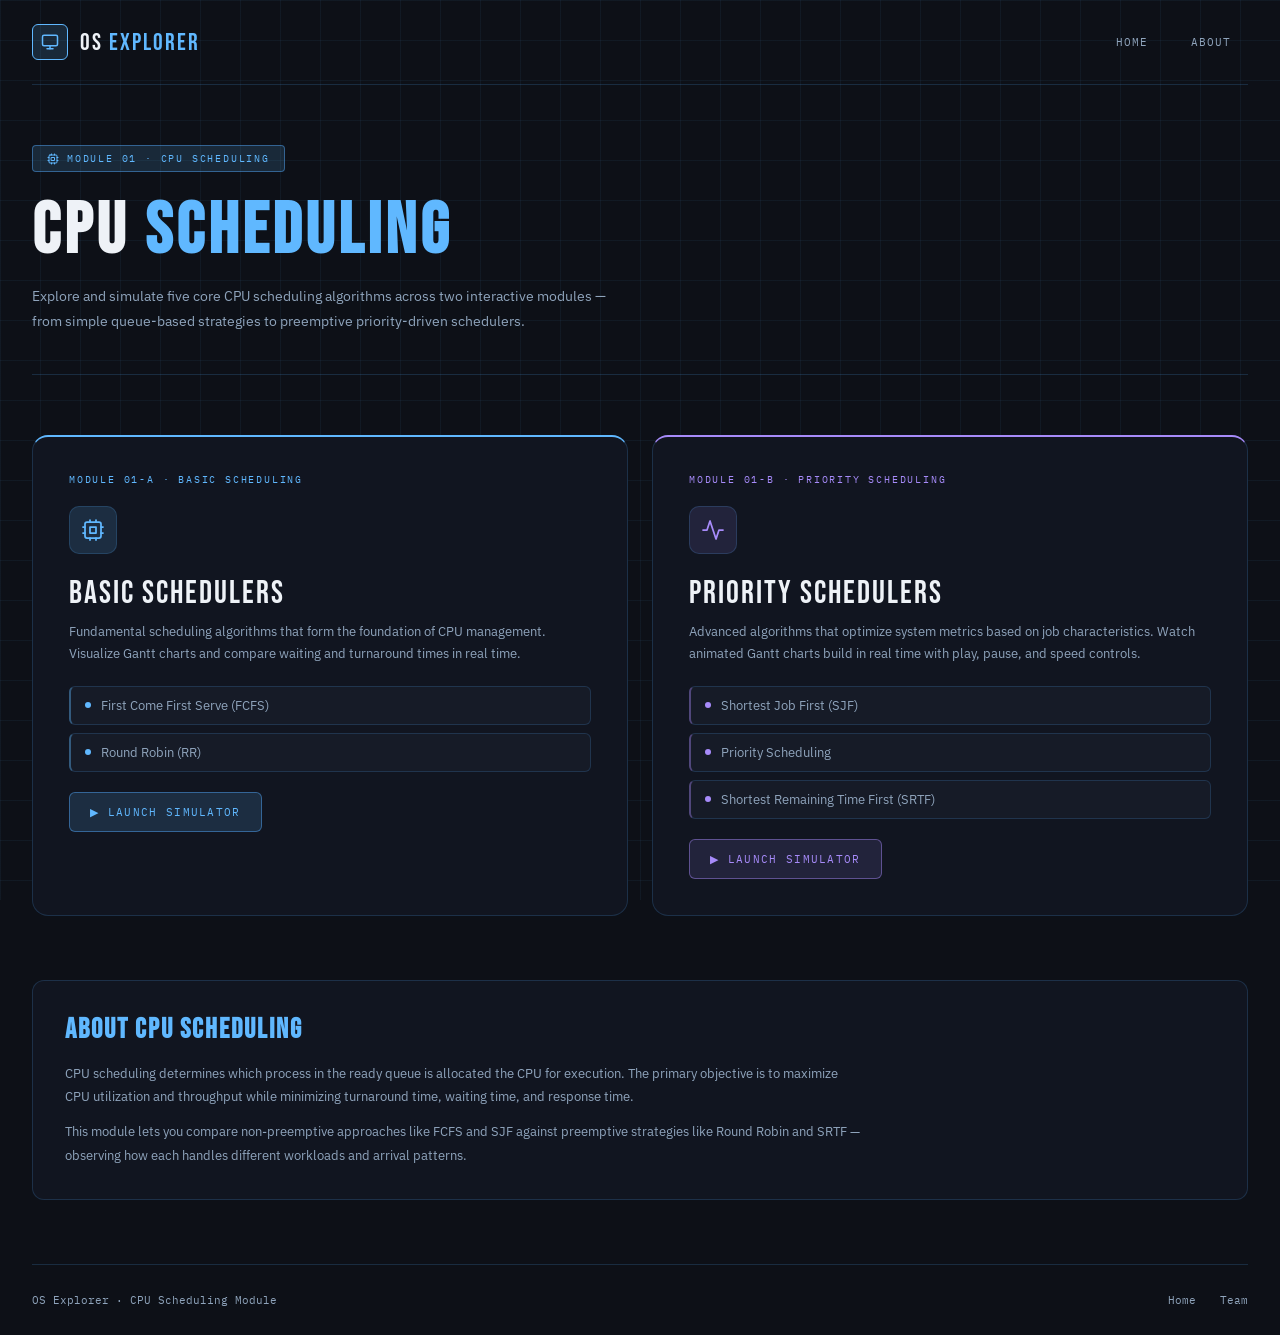
<file: CPU Scheduling/CPU.html>
<!DOCTYPE html>
<html lang="en">
<head>
  <meta charset="UTF-8">
  <meta name="viewport" content="width=device-width, initial-scale=1.0">
  <title>CPU Scheduling — OS Explorer</title>
  <link rel="preconnect" href="https://fonts.googleapis.com">
  <link href="https://fonts.googleapis.com/css2?family=IBM+Plex+Mono:wght@400;500;700&family=Bebas+Neue&family=IBM+Plex+Sans:wght@400;500;600&display=swap" rel="stylesheet">
  <style>
    :root {
      --bg:            #0d1017;
      --bg2:           #111520;
      --surface:       #161b27;
      --border:        rgba(82, 170, 255, 0.18);
      --border-bright: rgba(82, 170, 255, 0.45);
      --accent:        #60b8ff;
      --accent-dim:    rgba(96, 184, 255, 0.15);
      --purple:        #a78bfa;
      --text:          #eef2f7;
      --muted:         #8fa4bc;
      --mono:  'IBM Plex Mono', monospace;
      --sans:  'IBM Plex Sans', sans-serif;
      --display: 'Bebas Neue', sans-serif;
    }
    * { box-sizing: border-box; margin: 0; padding: 0; }
    body {
      background: var(--bg); color: var(--text);
      font-family: var(--mono); min-height: 100vh; overflow-x: hidden;
    }
    body::before {
      content: ''; position: fixed; inset: 0;
      background-image:
        linear-gradient(rgba(96,184,255,0.06) 1px, transparent 1px),
        linear-gradient(90deg, rgba(96,184,255,0.06) 1px, transparent 1px);
      background-size: 40px 40px; pointer-events: none; z-index: 0;
    }
    .container {
      max-width: 1280px; margin: 0 auto;
      padding: 0 32px; position: relative; z-index: 1;
    }

    /* NAVBAR */
    .navbar {
      display: flex; justify-content: space-between; align-items: center;
      padding: 24px 0; border-bottom: 1px solid var(--border);
    }
    .logo-wrap { display: flex; align-items: center; gap: 12px; }
    .logo-icon {
      width: 36px; height: 36px; border: 1.5px solid var(--accent);
      border-radius: 6px; display: flex; align-items: center; justify-content: center;
      color: var(--accent); background: var(--accent-dim);
    }
    .logo {
      font-family: var(--display); font-size: 24px; letter-spacing: 2px;
      color: var(--text); text-decoration: none;
    }
    .logo span { color: var(--accent); }
    nav { display: flex; align-items: center; gap: 8px; }
    nav a {
      color: var(--muted); text-decoration: none; font-family: var(--mono);
      font-size: 11px; letter-spacing: 0.1em; text-transform: uppercase;
      padding: 8px 16px; border: 1px solid transparent; border-radius: 4px;
      transition: all 0.2s;
    }
    nav a:hover, nav a.active {
      color: var(--accent); border-color: var(--border-bright); background: var(--accent-dim);
    }

    /* PAGE HEADER */
    .page-header {
      padding: 60px 0 40px; border-bottom: 1px solid var(--border);
      margin-bottom: 60px; animation: fadeUp 0.6s ease both;
    }
    .page-tag {
      display: inline-flex; align-items: center; gap: 8px;
      background: var(--accent-dim); border: 1px solid var(--border-bright);
      border-radius: 4px; padding: 6px 14px; font-family: var(--mono);
      font-size: 10px; letter-spacing: 0.18em; text-transform: uppercase;
      color: var(--accent); margin-bottom: 24px;
    }
    .page-header h1 {
      font-family: var(--display); font-size: 72px;
      letter-spacing: 4px; margin-bottom: 16px; line-height: 1;
    }
    .page-header h1 span { color: var(--accent); }
    .page-header p {
      font-family: var(--sans); color: var(--muted);
      font-size: 14px; max-width: 600px; line-height: 1.8;
    }

    @keyframes fadeUp {
      from { opacity:0; transform:translateY(16px); }
      to   { opacity:1; transform:translateY(0); }
    }

    /* CARDS GRID */
    .cards-grid {
      display: grid; grid-template-columns: repeat(2, 1fr);
      gap: 24px; margin-bottom: 64px;
    }

    .module-card {
      background: var(--bg2); border: 1px solid var(--border);
      border-top: 2px solid var(--accent); border-radius: 16px;
      padding: 36px; text-decoration: none; color: inherit;
      display: flex; flex-direction: column; gap: 20px;
      transition: border-color 0.25s, box-shadow 0.25s, transform 0.25s;
      animation: fadeUp 0.4s ease both; cursor: pointer;
    }
    .module-card:nth-child(1) { animation-delay: .05s; }
    .module-card:nth-child(2) { animation-delay: .10s; border-top-color: var(--purple); }

    .module-card:hover {
      border-color: var(--border-bright);
      box-shadow: 0 0 40px rgba(96,184,255,0.12), 0 8px 32px rgba(0,0,0,0.4);
      transform: translateY(-4px);
    }
    .module-card:nth-child(2):hover {
      box-shadow: 0 0 40px rgba(167,139,250,0.12), 0 8px 32px rgba(0,0,0,0.4);
    }

    .card-num {
      font-family: var(--mono); font-size: 10px; color: var(--accent);
      letter-spacing: 0.18em; text-transform: uppercase;
    }
    .module-card:nth-child(2) .card-num { color: var(--purple); }

    .card-icon {
      width: 48px; height: 48px; border-radius: 10px;
      border: 1px solid var(--border); background: var(--accent-dim);
      display: flex; align-items: center; justify-content: center;
      color: var(--accent);
    }
    .module-card:nth-child(2) .card-icon {
      background: rgba(167,139,250,0.12); color: var(--purple);
    }

    .card-title {
      font-family: var(--display); font-size: 32px;
      letter-spacing: 2px; color: var(--text); margin-bottom: 8px;
    }
    .card-desc {
      font-family: var(--sans); font-size: 13px;
      color: var(--muted); line-height: 1.7;
    }

    .algo-list {
      display: flex; flex-direction: column; gap: 8px;
    }
    .algo-item {
      display: flex; align-items: center; gap: 10px;
      background: var(--surface); border: 1px solid var(--border);
      border-left: 2px solid rgba(96,184,255,0.4);
      border-radius: 6px; padding: 10px 14px;
      font-family: var(--sans); font-size: 13px; color: var(--muted);
    }
    .module-card:nth-child(2) .algo-item {
      border-left-color: rgba(167,139,250,0.4);
    }
    .algo-dot {
      width: 6px; height: 6px; border-radius: 50%;
      background: var(--accent); flex-shrink: 0;
    }
    .module-card:nth-child(2) .algo-dot { background: var(--purple); }

    .card-cta {
      display: inline-flex; align-items: center; gap: 8px;
      background: var(--accent-dim); border: 1px solid var(--border-bright);
      border-radius: 6px; padding: 12px 20px;
      font-family: var(--mono); font-size: 11px;
      letter-spacing: 0.12em; text-transform: uppercase;
      color: var(--accent); transition: all 0.2s; width: fit-content;
    }
    .module-card:nth-child(2) .card-cta {
      background: rgba(167,139,250,0.12);
      border-color: rgba(167,139,250,0.45); color: var(--purple);
    }
    .module-card:hover .card-cta { background: var(--accent); color: #07111c; }
    .module-card:nth-child(2):hover .card-cta { background: var(--purple); color: #07111c; }

    /* INFO BOX */
    .info-box {
      background: var(--bg2); border: 1px solid var(--border);
      border-radius: 12px; padding: 32px; margin-bottom: 64px;
      animation: fadeUp 0.4s ease 0.2s both;
    }
    .info-box h3 {
      font-family: var(--display); font-size: 28px;
      letter-spacing: 2px; margin-bottom: 16px; color: var(--accent);
    }
    .info-box p {
      font-family: var(--sans); font-size: 13px;
      color: var(--muted); line-height: 1.8; max-width: 800px;
    }
    .info-box p + p { margin-top: 12px; }

    /* FOOTER */
    footer {
      border-top: 1px solid var(--border); padding: 28px 0;
      display: flex; align-items: center; justify-content: space-between;
    }
    .footer-left { font-family: var(--mono); font-size: 11px; color: var(--muted); }
    .footer-right { display: flex; gap: 24px; }
    .footer-right a {
      font-family: var(--mono); font-size: 11px; color: var(--muted);
      text-decoration: none; transition: color 0.2s;
    }
    .footer-right a:hover { color: var(--accent); }

    @media (max-width: 900px) {
      .cards-grid { grid-template-columns: 1fr; }
      .page-header h1 { font-size: 52px; }
    }
    @media (max-width: 600px) {
      .container { padding: 0 16px; }
    }
  </style>
</head>
<body>
<div class="container">

  <header class="navbar">
    <div class="logo-wrap">
      <div class="logo-icon">
        <svg width="18" height="18" viewBox="0 0 24 24" fill="none" stroke="currentColor" stroke-width="2" stroke-linecap="round" stroke-linejoin="round"><rect x="2" y="3" width="20" height="14" rx="2"/><line x1="8" y1="21" x2="16" y2="21"/><line x1="12" y1="17" x2="12" y2="21"/></svg>
      </div>
      <a href="../index.html" class="logo">OS <span>EXPLORER</span></a>
    </div>
    <nav>
      <a href="../index.html">Home</a>
      <a href="../about.html">About</a>
    </nav>
  </header>

  <div class="page-header">
    <div class="page-tag">
      <svg width="12" height="12" viewBox="0 0 24 24" fill="none" stroke="currentColor" stroke-width="2" stroke-linecap="round" stroke-linejoin="round"><rect x="4" y="4" width="16" height="16" rx="2"/><rect x="9" y="9" width="6" height="6"/><path d="M9 2v2M15 2v2M9 20v2M15 20v2M2 9h2M2 15h2M20 9h2M20 15h2"/></svg>
      Module 01 · CPU Scheduling
    </div>
    <h1>CPU <span>SCHEDULING</span></h1>
    <p>Explore and simulate five core CPU scheduling algorithms across two interactive modules — from simple queue-based strategies to preemptive priority-driven schedulers.</p>
  </div>

  <div class="cards-grid">

    <!-- Card 1: Basic -->
    <a class="module-card" href="CPU-1.html">
      <div>
        <div class="card-num">Module 01-A · Basic Scheduling</div>
      </div>
      <div class="card-icon">
        <svg width="24" height="24" viewBox="0 0 24 24" fill="none" stroke="currentColor" stroke-width="1.75" stroke-linecap="round" stroke-linejoin="round"><rect x="4" y="4" width="16" height="16" rx="2"/><rect x="9" y="9" width="6" height="6"/><path d="M9 2v2M15 2v2M9 20v2M15 20v2M2 9h2M2 15h2M20 9h2M20 15h2"/></svg>
      </div>
      <div>
        <div class="card-title">BASIC SCHEDULERS</div>
        <div class="card-desc">Fundamental scheduling algorithms that form the foundation of CPU management. Visualize Gantt charts and compare waiting and turnaround times in real time.</div>
      </div>
      <div class="algo-list">
        <div class="algo-item"><span class="algo-dot"></span>First Come First Serve (FCFS)</div>
        <div class="algo-item"><span class="algo-dot"></span>Round Robin (RR)</div>
      </div>
      <div class="card-cta">▶ Launch Simulator</div>
    </a>

    <!-- Card 2: Advanced -->
    <a class="module-card" href="CPU-2.html">
      <div>
        <div class="card-num">Module 01-B · Priority Scheduling</div>
      </div>
      <div class="card-icon">
        <svg width="24" height="24" viewBox="0 0 24 24" fill="none" stroke="currentColor" stroke-width="1.75" stroke-linecap="round" stroke-linejoin="round"><path d="M22 12h-4l-3 9L9 3l-3 9H2"/></svg>
      </div>
      <div>
        <div class="card-title">PRIORITY SCHEDULERS</div>
        <div class="card-desc">Advanced algorithms that optimize system metrics based on job characteristics. Watch animated Gantt charts build in real time with play, pause, and speed controls.</div>
      </div>
      <div class="algo-list">
        <div class="algo-item"><span class="algo-dot"></span>Shortest Job First (SJF)</div>
        <div class="algo-item"><span class="algo-dot"></span>Priority Scheduling</div>
        <div class="algo-item"><span class="algo-dot"></span>Shortest Remaining Time First (SRTF)</div>
      </div>
      <div class="card-cta">▶ Launch Simulator</div>
    </a>

  </div>

  <div class="info-box">
    <h3>ABOUT CPU SCHEDULING</h3>
    <p>CPU scheduling determines which process in the ready queue is allocated the CPU for execution. The primary objective is to maximize CPU utilization and throughput while minimizing turnaround time, waiting time, and response time.</p>
    <p>This module lets you compare non-preemptive approaches like FCFS and SJF against preemptive strategies like Round Robin and SRTF — observing how each handles different workloads and arrival patterns.</p>
  </div>

  <footer>
    <div class="footer-left">OS Explorer · CPU Scheduling Module</div>
    <div class="footer-right">
      <a href="../index.html">Home</a>
      <a href="../about.html">Team</a>
    </div>
  </footer>

</div>
</body>
</html>
</file>
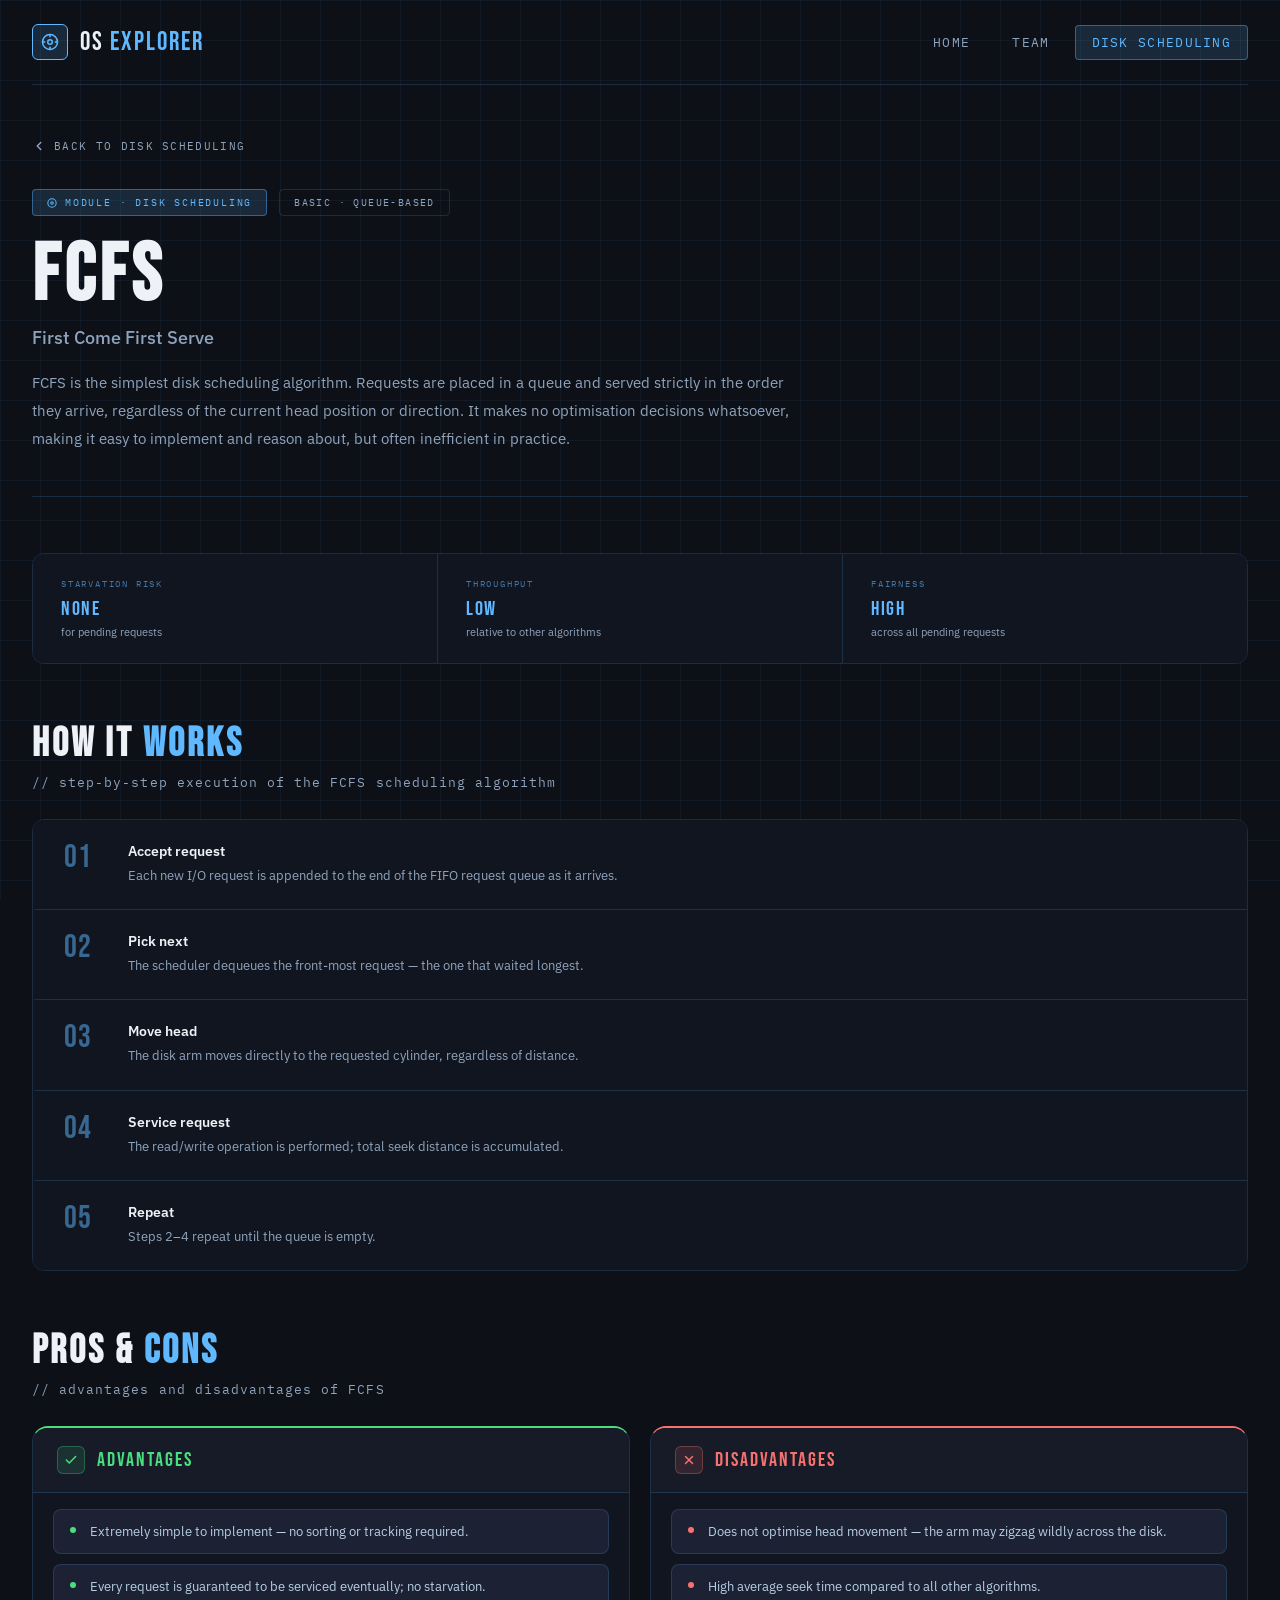
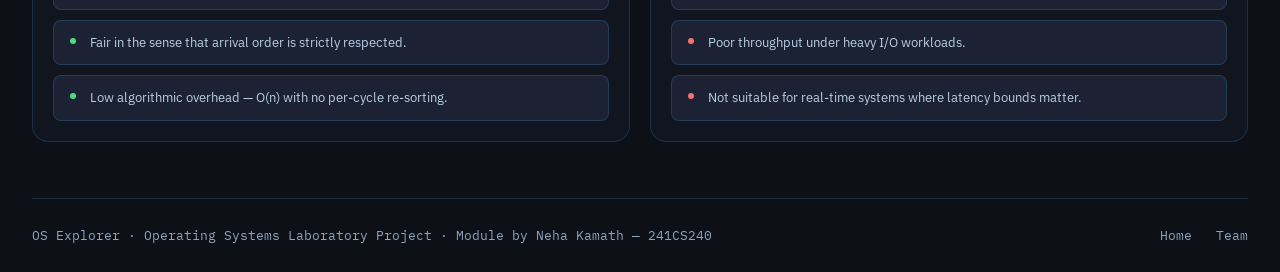
<file: Disk Scheduling/algo-detail.html>
<!DOCTYPE html>
<html lang="en">
<head>
  <meta charset="UTF-8" />
  <meta name="viewport" content="width=device-width, initial-scale=1.0" />
  <title>Algorithm Detail — OS Explorer</title>
  <link rel="preconnect" href="https://fonts.googleapis.com">
  <link href="https://fonts.googleapis.com/css2?family=IBM+Plex+Mono:wght@400;500;700&family=Bebas+Neue&family=IBM+Plex+Sans:wght@400;500;600&display=swap" rel="stylesheet">
  <link rel="stylesheet" href="./disk-style.css">
  <style>
    /* ── BACK LINK ── */
    .back-link {
      display: inline-flex;
      align-items: center;
      gap: 8px;
      color: var(--muted);
      text-decoration: none;
      font-family: var(--mono);
      font-size: 11px;
      letter-spacing: 0.12em;
      text-transform: uppercase;
      margin-bottom: 36px;
      transition: color 0.2s;
    }
    .back-link:hover { color: var(--accent); }
    .back-link svg { transition: transform 0.2s; }
    .back-link:hover svg { transform: translateX(-3px); }

    /* ── DETAIL HERO ── */
    .detail-hero {
      padding: 52px 0 44px;
      border-bottom: 1px solid var(--border);
      margin-bottom: 56px;
      animation: fadeUp 0.5s ease both;
    }
    .detail-badge-row {
      display: flex;
      align-items: center;
      gap: 12px;
      margin-bottom: 20px;
      flex-wrap: wrap;
    }
    .detail-tag {
      display: inline-flex;
      align-items: center;
      gap: 8px;
      background: var(--accent-dim);
      border: 1px solid var(--border-bright);
      border-radius: 4px;
      padding: 6px 14px;
      font-family: var(--mono);
      font-size: 10px;
      letter-spacing: 0.18em;
      text-transform: uppercase;
      color: var(--accent);
    }
    .detail-category {
      font-family: var(--mono);
      font-size: 10px;
      letter-spacing: 0.14em;
      text-transform: uppercase;
      color: var(--muted);
      border: 1px solid var(--border);
      border-radius: 4px;
      padding: 6px 14px;
    }
    .detail-hero h1 {
      font-family: var(--display);
      font-size: 80px;
      letter-spacing: 4px;
      line-height: 1;
      color: var(--text);
      margin-bottom: 10px;
    }
    .detail-hero h1 span { color: var(--accent); }
    .detail-fullname {
      font-family: var(--sans);
      font-size: 18px;
      color: var(--muted);
      margin-bottom: 20px;
      font-weight: 500;
    }
    .detail-desc {
      font-family: var(--sans);
      font-size: 15px;
      color: var(--muted);
      max-width: 760px;
      line-height: 1.85;
    }

    /* ── STATS ROW ── */
    .stats-row {
      display: flex;
      gap: 0;
      border: 1px solid var(--border);
      border-radius: 12px;
      overflow: hidden;
      margin-bottom: 56px;
      animation: fadeUp 0.5s ease 0.05s both;
    }
    .stat-block {
      flex: 1;
      padding: 24px 28px;
      border-right: 1px solid var(--border);
      background: var(--bg2);
      transition: background 0.2s;
    }
    .stat-block:last-child { border-right: none; }
    .stat-block:hover { background: var(--surface); }
    .stat-label {
      font-family: var(--mono);
      font-size: 9px;
      letter-spacing: 0.2em;
      text-transform: uppercase;
      color: rgba(96,184,255,0.6);
      margin-bottom: 8px;
    }
    .stat-value {
      font-family: var(--display);
      font-size: 28px;
      letter-spacing: 1.5px;
      color: var(--accent);
    }
    .stat-note {
      font-family: var(--sans);
      font-size: 11px;
      color: var(--muted);
      margin-top: 4px;
    }

    /* ── HOW IT WORKS ── */
    .how-section {
      margin-bottom: 56px;
      animation: fadeUp 0.5s ease 0.1s both;
    }
    .how-steps {
      display: flex;
      flex-direction: column;
      gap: 0;
      border: 1px solid var(--border);
      border-radius: 12px;
      overflow: hidden;
      margin-top: 28px;
    }
    .how-step {
      display: flex;
      align-items: flex-start;
      gap: 24px;
      padding: 22px 28px;
      border-bottom: 1px solid var(--border);
      background: var(--bg2);
      transition: background 0.2s, border-left-color 0.2s;
      border-left: 3px solid transparent;
    }
    .how-step:last-child { border-bottom: none; }
    .how-step:hover {
      background: var(--surface);
      border-left-color: var(--accent);
    }
    .step-num {
      font-family: var(--display);
      font-size: 32px;
      letter-spacing: 1px;
      color: var(--accent);
      opacity: 0.5;
      line-height: 1;
      flex-shrink: 0;
      width: 40px;
    }
    .step-content {}
    .step-title {
      font-family: var(--sans);
      font-size: 14px;
      font-weight: 600;
      color: var(--text);
      margin-bottom: 5px;
    }
    .step-desc {
      font-family: var(--sans);
      font-size: 13px;
      color: var(--muted);
      line-height: 1.7;
    }

    /* ── PROS / CONS ── */
    .proscons-section {
      margin-bottom: 56px;
      animation: fadeUp 0.5s ease 0.15s both;
    }
    .proscons-grid {
      display: grid;
      grid-template-columns: 1fr 1fr;
      gap: 20px;
      margin-top: 28px;
    }
    .pros-panel, .cons-panel {
      background: var(--bg2);
      border: 1px solid var(--border);
      border-radius: 16px;
      overflow: hidden;
    }
    .pros-panel { border-top: 2px solid #4ade80; }
    .cons-panel { border-top: 2px solid #f87171; }

    .pc-header {
      display: flex;
      align-items: center;
      gap: 12px;
      padding: 18px 24px;
      border-bottom: 1px solid var(--border);
      background: var(--surface);
    }
    .pc-icon {
      width: 28px; height: 28px;
      border-radius: 6px;
      display: flex; align-items: center; justify-content: center;
      flex-shrink: 0;
    }
    .pros-panel .pc-icon { background: rgba(74,222,128,0.12); color: #4ade80; border: 1px solid rgba(74,222,128,0.3); }
    .cons-panel .pc-icon { background: rgba(248,113,113,0.12); color: #f87171; border: 1px solid rgba(248,113,113,0.3); }
    .pc-title {
      font-family: var(--display);
      font-size: 20px;
      letter-spacing: 2px;
    }
    .pros-panel .pc-title { color: #4ade80; }
    .cons-panel .pc-title { color: #f87171; }

    .pc-body {
      padding: 16px 20px 20px;
      display: flex;
      flex-direction: column;
      gap: 10px;
    }
    .pc-item {
      display: flex;
      align-items: flex-start;
      gap: 14px;
      padding: 12px 16px;
      border-radius: 8px;
      border: 1px solid var(--border);
      background: var(--dim);
      font-family: var(--sans);
      font-size: 13px;
      color: #b8cfe4;
      line-height: 1.5;
      transition: background 0.2s, border-color 0.2s, color 0.2s;
    }
    .pros-panel .pc-item:hover { background: rgba(74,222,128,0.07); border-color: rgba(74,222,128,0.25); color: var(--text); }
    .cons-panel .pc-item:hover { background: rgba(248,113,113,0.07); border-color: rgba(248,113,113,0.25); color: var(--text); }
    .pc-dot {
      width: 6px; height: 6px;
      border-radius: 50%;
      flex-shrink: 0;
      margin-top: 5px;
    }
    .pros-panel .pc-dot { background: #4ade80; }
    .cons-panel .pc-dot { background: #f87171; }

    /* ── COMPARISON CHIPS ── */
    .compare-section {
      margin-bottom: 56px;
      animation: fadeUp 0.5s ease 0.2s both;
    }
    .compare-grid {
      display: grid;
      grid-template-columns: repeat(auto-fit, minmax(160px, 1fr));
      gap: 12px;
      margin-top: 28px;
    }
    .compare-chip {
      background: var(--bg2);
      border: 1px solid var(--border);
      border-radius: 10px;
      padding: 18px 16px;
      text-align: center;
      transition: border-color 0.2s, background 0.2s;
    }
    .compare-chip:hover { background: var(--surface); border-color: var(--border-bright); }
    .chip-label {
      font-family: var(--mono);
      font-size: 9px;
      letter-spacing: 0.18em;
      text-transform: uppercase;
      color: rgba(96,184,255,0.55);
      margin-bottom: 8px;
    }
    .chip-val {
      font-family: var(--display);
      font-size: 22px;
      letter-spacing: 1px;
      color: var(--text);
    }
    .chip-sub {
      font-family: var(--sans);
      font-size: 11px;
      color: var(--muted);
      margin-top: 4px;
    }
    /* rating dot row */
    .chip-dots {
      display: flex;
      justify-content: center;
      gap: 5px;
      margin-top: 8px;
    }
    .chip-dot {
      width: 8px; height: 8px;
      border-radius: 50%;
      background: var(--border-bright);
    }
    .chip-dot.on { background: var(--accent); }

    /* ── NOT FOUND ── */
    .not-found {
      text-align: center;
      padding: 80px 0;
    }
    .not-found h2 {
      font-family: var(--display);
      font-size: 48px;
      color: var(--accent);
      letter-spacing: 3px;
      margin-bottom: 12px;
    }
    .not-found p { font-family: var(--sans); color: var(--muted); }

    @media (max-width: 700px) {
      .detail-hero h1 { font-size: 52px; }
      .proscons-grid { grid-template-columns: 1fr; }
      .stats-row { flex-direction: column; }
      .stat-block { border-right: none; border-bottom: 1px solid var(--border); }
      .stat-block:last-child { border-bottom: none; }
      .terms-grid { grid-template-columns: 1fr; }
    }
  </style>
</head>
<body>
<div class="container">

  <!-- NAVBAR -->
  <header class="navbar">
    <div class="logo-wrap">
      <div class="logo-icon">
        <svg width="18" height="18" viewBox="0 0 24 24" fill="none" stroke="currentColor" stroke-width="2" stroke-linecap="round" stroke-linejoin="round">
          <circle cx="12" cy="12" r="10"/><circle cx="12" cy="12" r="3"/>
          <line x1="12" y1="2" x2="12" y2="5"/><line x1="12" y1="19" x2="12" y2="22"/>
          <line x1="2" y1="12" x2="5" y2="12"/><line x1="19" y1="12" x2="22" y2="12"/>
        </svg>
      </div>
      <a href="../index.html" class="logo">OS <span>Explorer</span></a>
    </div>
    <nav>
      <a href="../index.html">Home</a>
      <a href="../about.html">Team</a>
      <a href="./disk.html" class="active">Disk Scheduling</a>
    </nav>
  </header>

  <!-- DYNAMIC CONTENT injected here -->
  <div id="detail-root"></div>

  <footer>
    <div class="footer-left">OS Explorer · Operating Systems Laboratory Project · Module by Neha Kamath — 241CS240</div>
    <div class="footer-right">
      <a href="../index.html">Home</a>
      <a href="../about.html">Team</a>
    </div>
  </footer>

</div>

<script>
// ── DATA ────────────────────────────────────────────────────────────────────
const ALGOS = {
  fcfs: {
    abbr: "FCFS",
    name: "First Come First Serve",
    category: "Basic · Queue-based",
    tag: "Module · Disk Scheduling",
    desc: "FCFS is the simplest disk scheduling algorithm. Requests are placed in a queue and served strictly in the order they arrive, regardless of the current head position or direction. It makes no optimisation decisions whatsoever, making it easy to implement and reason about, but often inefficient in practice.",
    steps: [
      { title: "Accept request", desc: "Each new I/O request is appended to the end of the FIFO request queue as it arrives." },
      { title: "Pick next", desc: "The scheduler dequeues the front-most request — the one that waited longest." },
      { title: "Move head", desc: "The disk arm moves directly to the requested cylinder, regardless of distance." },
      { title: "Service request", desc: "The read/write operation is performed; total seek distance is accumulated." },
      { title: "Repeat", desc: "Steps 2–4 repeat until the queue is empty." }
    ],
    pros: [
      "Extremely simple to implement — no sorting or tracking required.",
      "Every request is guaranteed to be serviced eventually; no starvation.",
      "Fair in the sense that arrival order is strictly respected.",
      "Low algorithmic overhead — O(n) with no per-cycle re-sorting."
    ],
    cons: [
      "Does not optimise head movement — the arm may zigzag wildly across the disk.",
      "High average seek time compared to all other algorithms.",
      "Poor throughput under heavy I/O workloads.",
      "Not suitable for real-time systems where latency bounds matter."
    ],
    stats: {
      starvation: "None", throughput: "Low", fairness: "High"
    }
  },
  sstf: {
    abbr: "SSTF",
    name: "Shortest Seek Time First",
    category: "Greedy · Proximity-based",
    tag: "Module · Disk Scheduling",
    desc: "SSTF always picks the pending request closest to the current head position, regardless of direction. It is a greedy algorithm that aggressively minimises immediate seek distance. While average seek time is much lower than FCFS, requests far from the head can be indefinitely postponed if closer requests keep arriving.",
    steps: [
      { title: "Maintain request set", desc: "All pending requests are held in a set (not necessarily ordered by arrival)." },
      { title: "Compute distances", desc: "For each pending request, compute |current_head − cylinder|." },
      { title: "Select minimum", desc: "The request with the smallest computed distance is selected next." },
      { title: "Move and service", desc: "Head moves to that cylinder and the request is fulfilled." },
      { title: "Repeat", desc: "Distance computation repeats after each service step." }
    ],
    pros: [
      "Significantly lower average seek time than FCFS.",
      "High throughput when requests are clustered near the current head.",
      "Simple greedy logic — easy to understand and implement.",
      "Adapts naturally to current head position with each step."
    ],
    cons: [
      "Can cause starvation: requests far from the head may never be served.",
      "Does not consider direction, leading to unpredictable head movement.",
      "Response time variance is high — some requests wait much longer than others.",
      "Not ideal for workloads with uniformly distributed cylinder requests."
    ],
    stats: {
      starvation: "Possible", throughput: "Medium-High", fairness: "Low"
    }
  },
  scan: {
    abbr: "SCAN",
    name: "Elevator Algorithm",
    category: "Sweep · Directional",
    tag: "Module · Disk Scheduling",
    desc: "SCAN moves the disk arm in one direction, servicing all requests it encounters along the way. When it reaches the last cylinder (or the boundary), it reverses direction and services requests on the return sweep. Its behaviour mirrors that of an elevator, giving it the popular nickname.",
    steps: [
      { title: "Choose initial direction", desc: "The arm begins moving either towards higher or lower cylinder numbers." },
      { title: "Service along the way", desc: "Every pending request the arm passes over is serviced immediately." },
      { title: "Reach boundary", desc: "The arm travels to the disk's physical boundary (cylinder 0 or max) before reversing." },
      { title: "Reverse direction", desc: "The arm turns around and begins sweeping in the opposite direction." },
      { title: "Repeat", desc: "Sweeping continues bi-directionally until all requests are serviced." }
    ],
    pros: [
      "No starvation — every request will eventually be reached by the sweeping arm.",
      "Lower average seek time than FCFS and SSTF under heavy loads.",
      "Predictable and bounded worst-case wait time.",
      "Provides decent throughput across a wide variety of workloads."
    ],
    cons: [
      "Requests just serviced may have to wait nearly a full sweep before being re-serviced.",
      "Cylinders near the edges are visited less frequently than the centre.",
      "Travels to the disk boundary even when no requests exist there (unlike LOOK).",
      "Direction tracking adds slight implementation complexity."
    ],
    stats: {
      starvation: "None", throughput: "High", fairness: "Medium"
    }
  },
  cscan: {
    abbr: "C-SCAN",
    name: "Circular SCAN",
    category: "Circular · Uniform Wait",
    tag: "Module · Disk Scheduling",
    desc: "C-SCAN is a variant of SCAN that provides more uniform wait times. The arm moves in one direction, servicing requests as it goes. When it hits the last cylinder, it immediately jumps back to the first cylinder without servicing any requests along the way, then resumes sweeping in the same direction.",
    steps: [
      { title: "Move in one direction", desc: "The arm sweeps from low to high (or high to low) cylinder numbers, servicing requests." },
      { title: "Reach the end", desc: "The arm reaches the final cylinder in that direction." },
      { title: "Jump to start", desc: "The arm jumps to the opposite end of the disk without servicing any requests during transit." },
      { title: "Resume sweep", desc: "Servicing resumes from the new starting position in the same original direction." },
      { title: "Repeat", desc: "The cycle continues until all requests are fulfilled." }
    ],
    pros: [
      "More uniform wait times than SCAN — requests at either end are treated equally.",
      "Eliminates the bias towards cylinders near the centre of the disk.",
      "No starvation — all requests are guaranteed service.",
      "Predictable service intervals make it suitable for real-time scheduling."
    ],
    cons: [
      "The return jump adds seek distance even though no requests are served during it.",
      "Total head movement is higher than SCAN for similar request distributions.",
      "The fixed jump means short-distance requests beyond the boundary are missed.",
      "Slightly more complex state management than SCAN."
    ],
    stats: {
      starvation: "None", throughput: "High", fairness: "High"
    }
  },
  look: {
    abbr: "LOOK",
    name: "Modified SCAN",
    category: "Optimised · Adaptive",
    tag: "Module · Disk Scheduling",
    desc: "LOOK is an improved version of SCAN. Instead of always travelling to the physical disk boundary, the arm reverses direction as soon as there are no more pending requests ahead of it. This eliminates unnecessary travel to the edge of the disk, reducing total seek distance.",
    steps: [
      { title: "Choose direction", desc: "Begin sweeping towards either higher or lower cylinders." },
      { title: "Service along the path", desc: "Service each pending request encountered in the current direction." },
      { title: "Look ahead", desc: "Before continuing, check whether any requests still exist beyond the current position in this direction." },
      { title: "Reverse if none", desc: "If no more requests lie ahead, immediately reverse direction — no travel to the boundary." },
      { title: "Continue", desc: "Sweep back, servicing requests in the reverse direction; look ahead again before reversing." }
    ],
    pros: [
      "Avoids unnecessary travel to disk boundaries — lower total seek distance than SCAN.",
      "No starvation — all requests are guaranteed eventual service.",
      "Better throughput than SCAN in sparse request distributions.",
      "Simple modification over SCAN with significant efficiency gains."
    ],
    cons: [
      "Requests near the turnaround point may experience slightly longer waits.",
      "Requires looking ahead at the request queue, adding minor overhead.",
      "In heavy uniform workloads, behaviour approaches SCAN anyway.",
      "Still not as cache-locality-aware as priority-based algorithms."
    ],
    stats: {
      starvation: "None", throughput: "High", fairness: "Medium-High"
    }
  },
  clook: {
    abbr: "C-LOOK",
    name: "Circular LOOK",
    category: "Circular · Optimised",
    tag: "Module · Disk Scheduling",
    desc: "C-LOOK combines the uniform wait-time advantage of C-SCAN with the efficiency improvement of LOOK. The arm sweeps outward servicing requests until the highest-numbered pending request is reached, then jumps directly to the lowest-numbered pending request (not the disk boundary) and resumes sweeping.",
    steps: [
      { title: "Sweep outward", desc: "Move in one direction, servicing all requests along the way." },
      { title: "Reach last request", desc: "Stop at the highest-numbered pending request — do not travel to the disk edge." },
      { title: "Jump to lowest", desc: "Jump directly to the lowest-numbered pending request without servicing anything en route." },
      { title: "Resume sweep", desc: "Service requests in the same outward direction from the new position." },
      { title: "Repeat", desc: "Continue until all requests are serviced." }
    ],
    pros: [
      "Eliminates unnecessary travel to disk boundaries — lowest total head movement among circular variants.",
      "More uniform wait times than LOOK — no directional bias.",
      "No starvation guaranteed.",
      "Efficient jump is shorter than C-SCAN's full boundary-to-boundary jump."
    ],
    cons: [
      "The inter-end jump still adds overhead, even if shorter than C-SCAN's.",
      "More complex to implement than LOOK or SCAN.",
      "In best-case uniform loads, advantage over LOOK is marginal.",
      "Jump logic requires tracking both minimum and maximum pending cylinders."
    ],
    stats: {
      starvation: "None", throughput: "Very High", fairness: "High"
    }
  },
  lifo: {
    abbr: "LIFO",
    name: "Last In First Out",
    category: "Stack · Recency-based",
    tag: "Module · Disk Scheduling",
    desc: "LIFO processes the most recently arrived request first, treating the request queue like a stack. This can be beneficial when recently requested data is likely to be nearby the current head position, providing cache-like locality. However, it severely risks starvation for older requests.",
    steps: [
      { title: "Push to stack", desc: "Each arriving I/O request is pushed onto the top of the request stack." },
      { title: "Pop top", desc: "The most recently pushed request is popped and scheduled next." },
      { title: "Move head", desc: "The arm moves to the cylinder of the popped request." },
      { title: "Service", desc: "The read/write operation is performed." },
      { title: "Repeat", desc: "New arrivals pre-empt older requests at the bottom of the stack." }
    ],
    pros: [
      "Can exploit temporal locality — recent requests often relate to nearby data.",
      "Very fast response time for newly arriving requests.",
      "Simple stack-based implementation.",
      "Useful in scenarios where the most recent job is the most critical."
    ],
    cons: [
      "Severe starvation risk — older requests at the bottom may never be served.",
      "Not suitable for fairness-critical or general-purpose I/O systems.",
      "Average wait time is extremely high for non-recent requests.",
      "Total seek distance is unpredictable and often suboptimal."
    ],
    stats: {
      starvation: "Severe", throughput: "Low-Med", fairness: "Very Low"
    }
  },
  rss: {
    abbr: "RSS",
    name: "Random Seek Scheduling",
    category: "Stochastic · Baseline",
    tag: "Module · Disk Scheduling",
    desc: "RSS selects the next disk request uniformly at random from the pending queue. It is not a practical scheduling algorithm — it is used as a probabilistic baseline in simulation and analysis. By comparing any real algorithm's performance against RSS, engineers can measure the gain that intelligent scheduling provides.",
    steps: [
      { title: "Collect all requests", desc: "All pending I/O requests are placed in a pool." },
      { title: "Sample randomly", desc: "A request is selected uniformly at random from the pool." },
      { title: "Move head", desc: "The disk arm moves to the randomly selected cylinder." },
      { title: "Service request", desc: "The read/write operation is performed." },
      { title: "Repeat", desc: "Another random selection is made from the remaining pool." }
    ],
    pros: [
      "Useful as a statistical baseline to benchmark other algorithms against.",
      "Prevents any single deterministic pattern from being exploited (adversarial workloads).",
      "Trivially simple to implement and reason about probabilistically.",
      "No starvation in expectation — every request has a non-zero probability of selection."
    ],
    cons: [
      "No seek optimisation whatsoever — worst expected performance.",
      "Extremely high variance in response time — unpredictable for real systems.",
      "Never used in production disk scheduling.",
      "Total seek distance approaches the worst-case upper bound."
    ],
    stats: {
      starvation: "Probabilistic", throughput: "Very Low", fairness: "Medium"
    }
  }
};

// ── RENDER HELPERS ───────────────────────────────────────────────────────────
function renderAlgo(key) {
  const d = ALGOS[key];
  if (!d) {
    document.getElementById('detail-root').innerHTML = `
      <div class="not-found">
        <h2>404</h2>
        <p>Algorithm "<strong>${key}</strong>" not found. <a href="./disk.html" style="color:var(--accent)">Go back</a>.</p>
      </div>`;
    return;
  }

  document.title = `${d.abbr} — OS Explorer`;

  const stepsHTML = d.steps.map((s, i) => `
    <div class="how-step">
      <div class="step-num">0${i + 1}</div>
      <div class="step-content">
        <div class="step-title">${s.title}</div>
        <div class="step-desc">${s.desc}</div>
      </div>
    </div>`).join('');

  const prosHTML = d.pros.map(p => `
    <div class="pc-item"><span class="pc-dot"></span>${p}</div>`).join('');

  const consHTML = d.cons.map(c => `
    <div class="pc-item"><span class="pc-dot"></span>${c}</div>`).join('');

  document.getElementById('detail-root').innerHTML = `
    <section class="detail-hero">
      <a href="./disk.html" class="back-link">
        <svg width="14" height="14" viewBox="0 0 24 24" fill="none" stroke="currentColor" stroke-width="2.5" stroke-linecap="round" stroke-linejoin="round"><polyline points="15 18 9 12 15 6"/></svg>
        Back to Disk Scheduling
      </a>
      <div class="detail-badge-row">
        <span class="detail-tag">
          <svg width="10" height="10" viewBox="0 0 24 24" fill="none" stroke="currentColor" stroke-width="2.5" stroke-linecap="round" stroke-linejoin="round"><circle cx="12" cy="12" r="10"/><circle cx="12" cy="12" r="3"/></svg>
          ${d.tag}
        </span>
        <span class="detail-category">${d.category}</span>
      </div>
      <h1>${d.abbr.replace(/-/g, '-<span>').replace(/(?<=[A-Z])\s/g, '</span> ') /* keep it simple */ }</h1>
      <div class="detail-fullname">${d.name}</div>
      <p class="detail-desc">${d.desc}</p>
    </section>

    <div class="stats-row">
      <div class="stat-block">
        <div class="stat-label">Starvation Risk</div>
        <div class="stat-value" style="font-size:20px;margin-top:4px">${d.stats.starvation}</div>
        <div class="stat-note">for pending requests</div>
      </div>
      <div class="stat-block">
        <div class="stat-label">Throughput</div>
        <div class="stat-value" style="font-size:20px;margin-top:4px">${d.stats.throughput}</div>
        <div class="stat-note">relative to other algorithms</div>
      </div>
      <div class="stat-block">
        <div class="stat-label">Fairness</div>
        <div class="stat-value" style="font-size:20px;margin-top:4px">${d.stats.fairness}</div>
        <div class="stat-note">across all pending requests</div>
      </div>
    </div>

    <section class="how-section">
      <h2 class="section-heading">How It <span>Works</span></h2>
      <p class="section-sub">// step-by-step execution of the ${d.abbr} scheduling algorithm</p>
      <div class="how-steps">${stepsHTML}</div>
    </section>

    <section class="proscons-section">
      <h2 class="section-heading">Pros &amp; <span>Cons</span></h2>
      <p class="section-sub">// advantages and disadvantages of ${d.abbr}</p>
      <div class="proscons-grid">
        <div class="pros-panel">
          <div class="pc-header">
            <div class="pc-icon">
              <svg width="14" height="14" viewBox="0 0 24 24" fill="none" stroke="currentColor" stroke-width="2.5" stroke-linecap="round" stroke-linejoin="round"><polyline points="20 6 9 17 4 12"/></svg>
            </div>
            <div class="pc-title">Advantages</div>
          </div>
          <div class="pc-body">${prosHTML}</div>
        </div>
        <div class="cons-panel">
          <div class="pc-header">
            <div class="pc-icon">
              <svg width="14" height="14" viewBox="0 0 24 24" fill="none" stroke="currentColor" stroke-width="2.5" stroke-linecap="round" stroke-linejoin="round"><line x1="18" y1="6" x2="6" y2="18"/><line x1="6" y1="6" x2="18" y2="18"/></svg>
            </div>
            <div class="pc-title">Disadvantages</div>
          </div>
          <div class="pc-body">${consHTML}</div>
        </div>
      </div>
    </section>
  `;
}

// ── INIT ─────────────────────────────────────────────────────────────────────
(function () {
  const hash = (window.location.hash || '#fcfs').replace('#', '').toLowerCase();
  renderAlgo(hash);
  window.addEventListener('hashchange', () => {
    const key = window.location.hash.replace('#', '').toLowerCase();
    renderAlgo(key);
    window.scrollTo({ top: 0, behavior: 'smooth' });
  });
})();
</script>
</body>
</html>
</file>
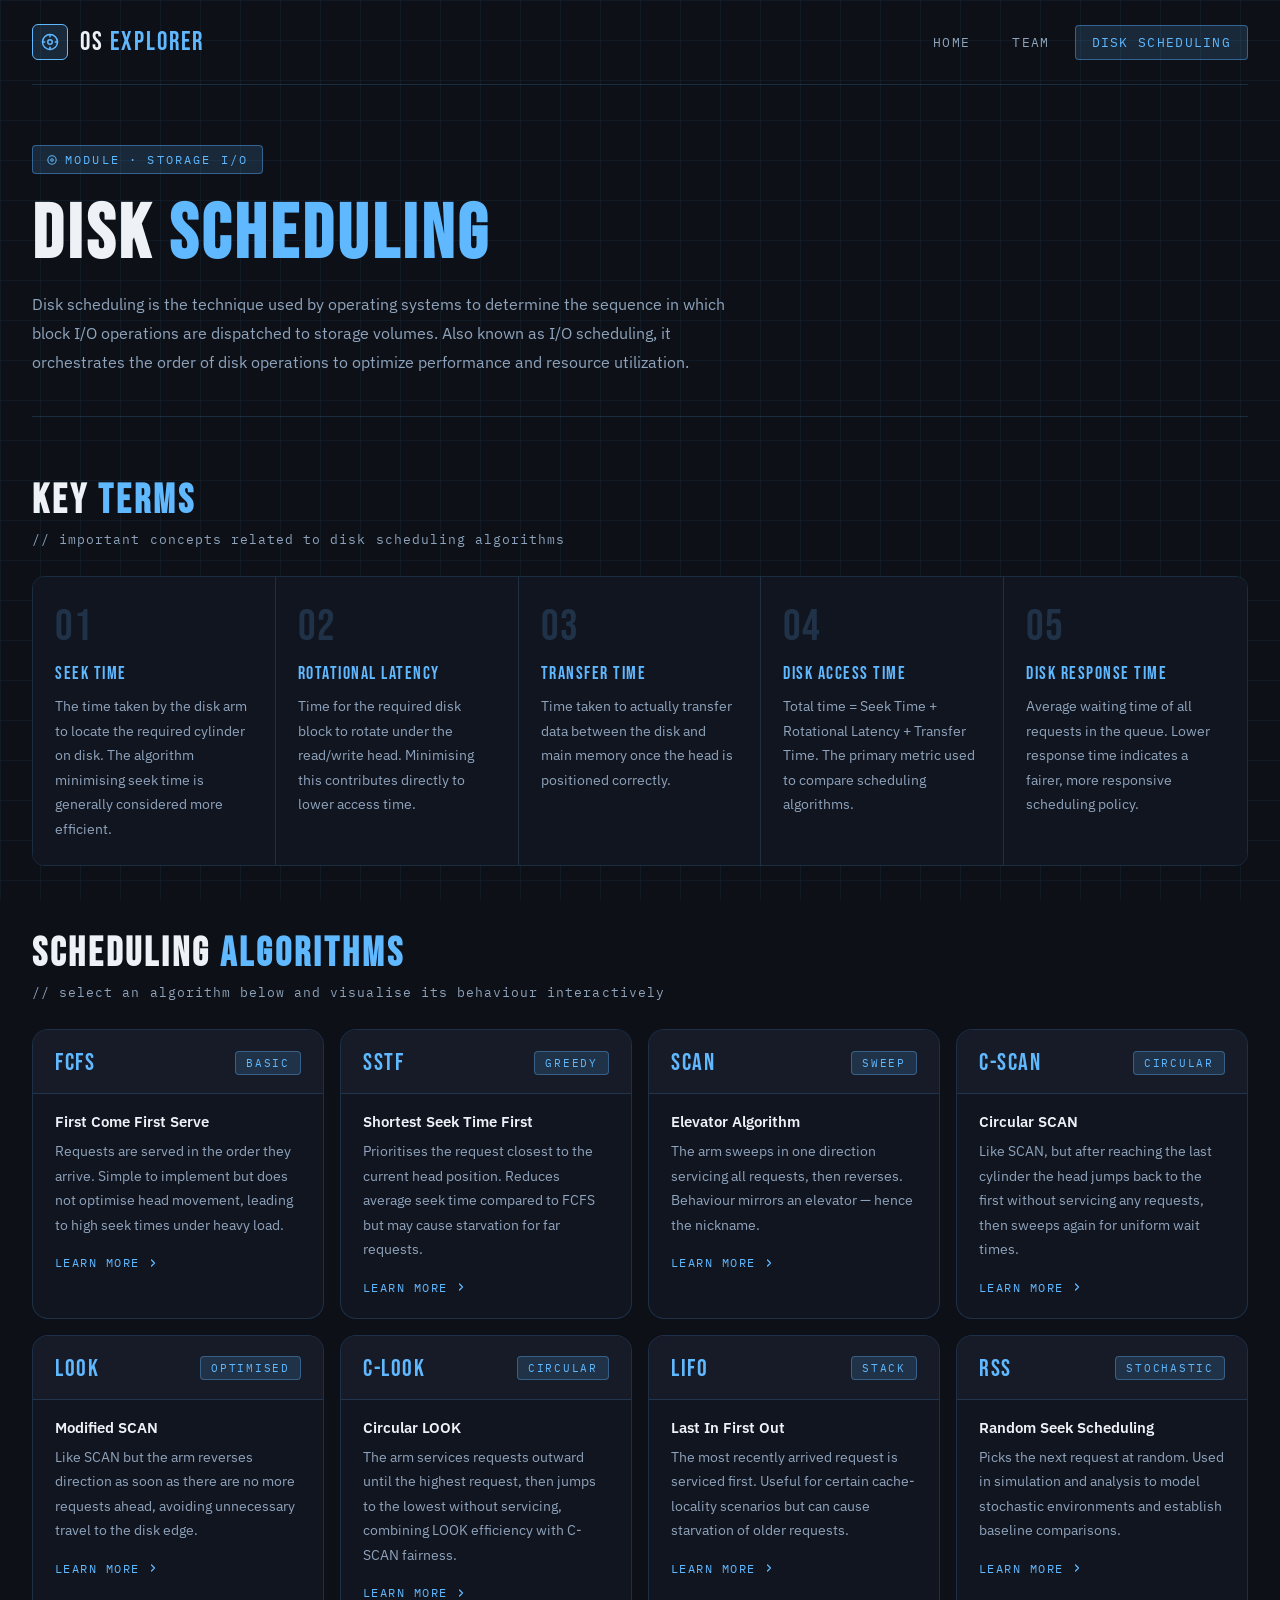
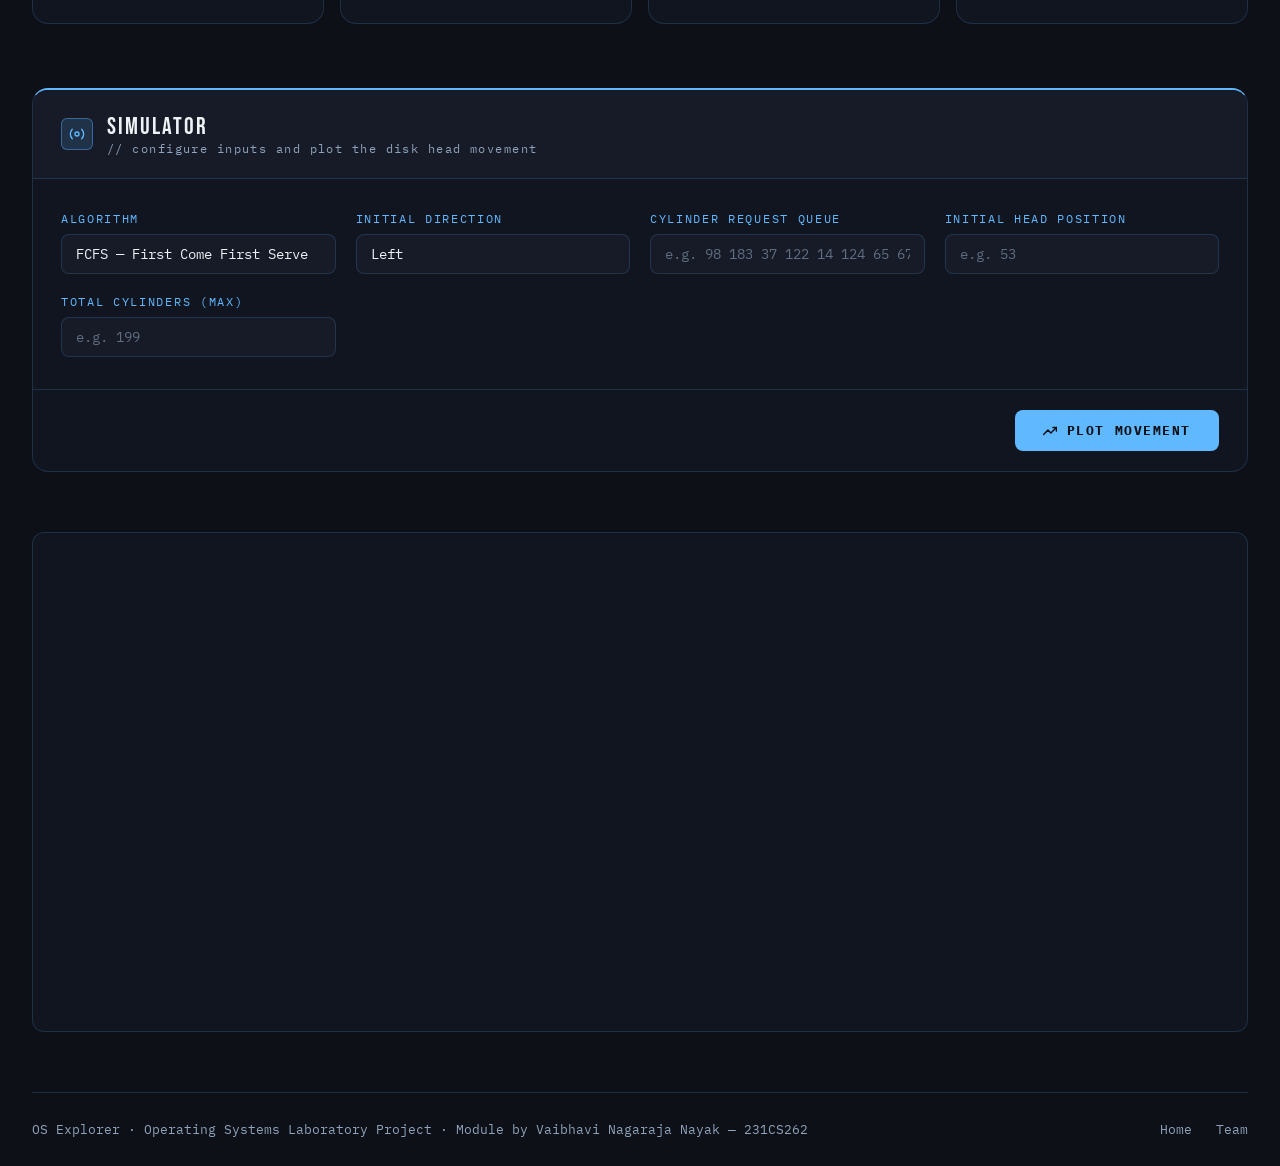
<file: Disk Scheduling/disk.html>
<!DOCTYPE html>
<html lang="en">
<head>
  <meta charset="UTF-8" />
  <meta name="viewport" content="width=device-width, initial-scale=1.0" />
  <title>Disk Scheduling — OS Explorer</title>
  <link rel="preconnect" href="https://fonts.googleapis.com">
  <link href="https://fonts.googleapis.com/css2?family=IBM+Plex+Mono:wght@400;500;700&family=Bebas+Neue&family=IBM+Plex+Sans:wght@400;500;600&display=swap" rel="stylesheet">
  <link rel="stylesheet" href="./disk-style.css">
  <script src="https://cdn.plot.ly/plotly-2.27.0.min.js"></script>
  <script src="./disk.js" defer></script>
</head>
<body>

<div class="container">

  <!-- ── NAVBAR ── -->
  <header class="navbar">
    <div class="logo-wrap">
      <div class="logo-icon">
        <svg width="18" height="18" viewBox="0 0 24 24" fill="none" stroke="currentColor" stroke-width="2" stroke-linecap="round" stroke-linejoin="round">
          <circle cx="12" cy="12" r="10"/><circle cx="12" cy="12" r="3"/>
          <line x1="12" y1="2" x2="12" y2="5"/><line x1="12" y1="19" x2="12" y2="22"/>
          <line x1="2" y1="12" x2="5" y2="12"/><line x1="19" y1="12" x2="22" y2="12"/>
        </svg>
      </div>
      <a href="../index.html" class="logo">OS <span>Explorer</span></a>
    </div>
    <nav>
      <a href="../index.html">Home</a>
      <a href="../about.html">Team</a>
      <a href="#" class="active">Disk Scheduling</a>
    </nav>
  </header>

  <!-- ── PAGE HEADER ── -->
  <section class="page-header">
    <div class="page-tag">
      <svg width="10" height="10" viewBox="0 0 24 24" fill="none" stroke="currentColor" stroke-width="2.5" stroke-linecap="round" stroke-linejoin="round">
        <circle cx="12" cy="12" r="10"/><circle cx="12" cy="12" r="3"/>
      </svg>
      Module · Storage I/O
    </div>
    <h1>Disk <span>Scheduling</span></h1>
    <p>
      Disk scheduling is the technique used by operating systems to determine the
      sequence in which block I/O operations are dispatched to storage volumes.
      Also known as I/O scheduling, it orchestrates the order of disk operations
      to optimize performance and resource utilization.
    </p>
  </section>

  <!-- ── KEY TERMS ── -->
  <section class="terms-section">
    <h2 class="section-heading">Key <span>Terms</span></h2>
    <p class="section-sub">// important concepts related to disk scheduling algorithms</p>

    <div class="terms-grid">
      <div class="term-card">
        <div class="term-title">Seek Time</div>
        <div class="term-body">The time taken by the disk arm to locate the required cylinder on disk. The algorithm minimising seek time is generally considered more efficient.</div>
      </div>
      <div class="term-card">
        <div class="term-title">Rotational Latency</div>
        <div class="term-body">Time for the required disk block to rotate under the read/write head. Minimising this contributes directly to lower access time.</div>
      </div>
      <div class="term-card">
        <div class="term-title">Transfer Time</div>
        <div class="term-body">Time taken to actually transfer data between the disk and main memory once the head is positioned correctly.</div>
      </div>
      <div class="term-card">
        <div class="term-title">Disk Access Time</div>
        <div class="term-body">Total time = Seek Time + Rotational Latency + Transfer Time. The primary metric used to compare scheduling algorithms.</div>
      </div>
      <div class="term-card">
        <div class="term-title">Disk Response Time</div>
        <div class="term-body">Average waiting time of all requests in the queue. Lower response time indicates a fairer, more responsive scheduling policy.</div>
      </div>
    </div>
  </section>

  <!-- ── ALGORITHMS ── -->
  <section class="algo-section">
    <h2 class="section-heading">Scheduling <span>Algorithms</span></h2>
    <p class="section-sub">// select an algorithm below and visualise its behaviour interactively</p>

    <div class="algo-grid">
      <a href="./algo-detail.html#fcfs" class="algo-card">
        <div class="algo-card-header">
          <span class="algo-tag">FCFS</span>
          <span class="algo-badge">Basic</span>
        </div>
        <div class="algo-card-body">
          <div class="algo-name">First Come First Serve</div>
          <div class="algo-desc">Requests are served in the order they arrive. Simple to implement but does not optimise head movement, leading to high seek times under heavy load.</div>
          <div class="algo-learn">Learn more <svg width="12" height="12" viewBox="0 0 24 24" fill="none" stroke="currentColor" stroke-width="2.5" stroke-linecap="round" stroke-linejoin="round"><polyline points="9 18 15 12 9 6"/></svg></div>
        </div>
      </a>

      <a href="./algo-detail.html#sstf" class="algo-card">
        <div class="algo-card-header">
          <span class="algo-tag">SSTF</span>
          <span class="algo-badge">Greedy</span>
        </div>
        <div class="algo-card-body">
          <div class="algo-name">Shortest Seek Time First</div>
          <div class="algo-desc">Prioritises the request closest to the current head position. Reduces average seek time compared to FCFS but may cause starvation for far requests.</div>
          <div class="algo-learn">Learn more <svg width="12" height="12" viewBox="0 0 24 24" fill="none" stroke="currentColor" stroke-width="2.5" stroke-linecap="round" stroke-linejoin="round"><polyline points="9 18 15 12 9 6"/></svg></div>
        </div>
      </a>

      <a href="./algo-detail.html#scan" class="algo-card">
        <div class="algo-card-header">
          <span class="algo-tag">SCAN</span>
          <span class="algo-badge">Sweep</span>
        </div>
        <div class="algo-card-body">
          <div class="algo-name">Elevator Algorithm</div>
          <div class="algo-desc">The arm sweeps in one direction servicing all requests, then reverses. Behaviour mirrors an elevator — hence the nickname.</div>
          <div class="algo-learn">Learn more <svg width="12" height="12" viewBox="0 0 24 24" fill="none" stroke="currentColor" stroke-width="2.5" stroke-linecap="round" stroke-linejoin="round"><polyline points="9 18 15 12 9 6"/></svg></div>
        </div>
      </a>

      <a href="./algo-detail.html#cscan" class="algo-card">
        <div class="algo-card-header">
          <span class="algo-tag">C-SCAN</span>
          <span class="algo-badge">Circular</span>
        </div>
        <div class="algo-card-body">
          <div class="algo-name">Circular SCAN</div>
          <div class="algo-desc">Like SCAN, but after reaching the last cylinder the head jumps back to the first without servicing any requests, then sweeps again for uniform wait times.</div>
          <div class="algo-learn">Learn more <svg width="12" height="12" viewBox="0 0 24 24" fill="none" stroke="currentColor" stroke-width="2.5" stroke-linecap="round" stroke-linejoin="round"><polyline points="9 18 15 12 9 6"/></svg></div>
        </div>
      </a>

      <a href="./algo-detail.html#look" class="algo-card">
        <div class="algo-card-header">
          <span class="algo-tag">LOOK</span>
          <span class="algo-badge">Optimised</span>
        </div>
        <div class="algo-card-body">
          <div class="algo-name">Modified SCAN</div>
          <div class="algo-desc">Like SCAN but the arm reverses direction as soon as there are no more requests ahead, avoiding unnecessary travel to the disk edge.</div>
          <div class="algo-learn">Learn more <svg width="12" height="12" viewBox="0 0 24 24" fill="none" stroke="currentColor" stroke-width="2.5" stroke-linecap="round" stroke-linejoin="round"><polyline points="9 18 15 12 9 6"/></svg></div>
        </div>
      </a>

      <a href="./algo-detail.html#clook" class="algo-card">
        <div class="algo-card-header">
          <span class="algo-tag">C-LOOK</span>
          <span class="algo-badge">Circular</span>
        </div>
        <div class="algo-card-body">
          <div class="algo-name">Circular LOOK</div>
          <div class="algo-desc">The arm services requests outward until the highest request, then jumps to the lowest without servicing, combining LOOK efficiency with C-SCAN fairness.</div>
          <div class="algo-learn">Learn more <svg width="12" height="12" viewBox="0 0 24 24" fill="none" stroke="currentColor" stroke-width="2.5" stroke-linecap="round" stroke-linejoin="round"><polyline points="9 18 15 12 9 6"/></svg></div>
        </div>
      </a>

      <a href="./algo-detail.html#lifo" class="algo-card">
        <div class="algo-card-header">
          <span class="algo-tag">LIFO</span>
          <span class="algo-badge">Stack</span>
        </div>
        <div class="algo-card-body">
          <div class="algo-name">Last In First Out</div>
          <div class="algo-desc">The most recently arrived request is serviced first. Useful for certain cache-locality scenarios but can cause starvation of older requests.</div>
          <div class="algo-learn">Learn more <svg width="12" height="12" viewBox="0 0 24 24" fill="none" stroke="currentColor" stroke-width="2.5" stroke-linecap="round" stroke-linejoin="round"><polyline points="9 18 15 12 9 6"/></svg></div>
        </div>
      </a>

      <a href="./algo-detail.html#rss" class="algo-card">
        <div class="algo-card-header">
          <span class="algo-tag">RSS</span>
          <span class="algo-badge">Stochastic</span>
        </div>
        <div class="algo-card-body">
          <div class="algo-name">Random Seek Scheduling</div>
          <div class="algo-desc">Picks the next request at random. Used in simulation and analysis to model stochastic environments and establish baseline comparisons.</div>
          <div class="algo-learn">Learn more <svg width="12" height="12" viewBox="0 0 24 24" fill="none" stroke="currentColor" stroke-width="2.5" stroke-linecap="round" stroke-linejoin="round"><polyline points="9 18 15 12 9 6"/></svg></div>
        </div>
      </a>
    </div>
  </section>

  <!-- ── SIMULATOR CONTROLS ── -->
  <section class="controls-section">
    <div class="controls-panel">
      <div class="controls-panel-header">
        <div class="controls-panel-icon">
          <svg width="16" height="16" viewBox="0 0 24 24" fill="none" stroke="currentColor" stroke-width="2" stroke-linecap="round" stroke-linejoin="round">
            <circle cx="12" cy="12" r="3"/><path d="M19.07 4.93a10 10 0 0 1 0 14.14M4.93 4.93a10 10 0 0 0 0 14.14"/>
          </svg>
        </div>
        <div>
          <div class="controls-panel-title">Simulator</div>
          <div class="controls-panel-sub">// configure inputs and plot the disk head movement</div>
        </div>
      </div>

      <div class="controls-body">
        <div class="field-group">
          <label for="algorithm">Algorithm</label>
          <select id="algorithm">
            <option id="o1" value="fcfs">FCFS — First Come First Serve</option>
            <option id="o2" value="sstf">SSTF — Shortest Seek Time First</option>
            <option id="o3" value="scan">SCAN — Elevator Algorithm</option>
            <option id="o4" value="cscan">C-SCAN — Circular SCAN</option>
            <option id="o5" value="look">LOOK — Modified SCAN</option>
            <option id="o6" value="clook">C-LOOK — Circular LOOK</option>
            <option id="o7" value="lifo">LIFO — Last In First Out</option>
            <option id="o8" value="rss">RSS — Random Seek Scheduling</option>
          </select>
        </div>

        <div class="field-group">
          <label for="direction">Initial Direction</label>
          <select id="direction">
            <option value="left" selected>Left</option>
            <option value="right">Right</option>
          </select>
        </div>

        <div class="field-group">
          <label for="bitstream-input">Cylinder Request Queue</label>
          <input type="text" id="bitstream-input" placeholder="e.g. 98 183 37 122 14 124 65 67">
        </div>

        <div class="field-group">
          <label for="initial-input">Initial Head Position</label>
          <input type="text" id="initial-input" placeholder="e.g. 53">
        </div>

        <div class="field-group">
          <label for="final-input">Total Cylinders (Max)</label>
          <input type="text" id="final-input" placeholder="e.g. 199">
        </div>
      </div>

      <div class="controls-footer">
        <button class="btn-plot" id="plot-button" onclick="handlePlot()">
          <svg width="14" height="14" viewBox="0 0 24 24" fill="none" stroke="currentColor" stroke-width="2.5" stroke-linecap="round" stroke-linejoin="round">
            <polyline points="23 6 13.5 15.5 8.5 10.5 1 18"/><polyline points="17 6 23 6 23 12"/>
          </svg>
          Plot Movement
        </button>
      </div>
    </div>
  </section>

  <!-- ── RESULTS ── -->
  <section class="results-section">
    <div id="alg_name"></div>
    <div id="alg_seek"></div>
    <div id="graph_area"></div>
  </section>

  <!-- ── FOOTER ── -->
  <footer>
    <div class="footer-left">OS Explorer · Operating Systems Laboratory Project · Module by Vaibhavi Nagaraja Nayak — 231CS262</div>
    <div class="footer-right">
      <a href="../index.html">Home</a>
      <a href="../about.html">Team</a>
    </div>
  </footer>

</div>
</body>
</html>
</file>
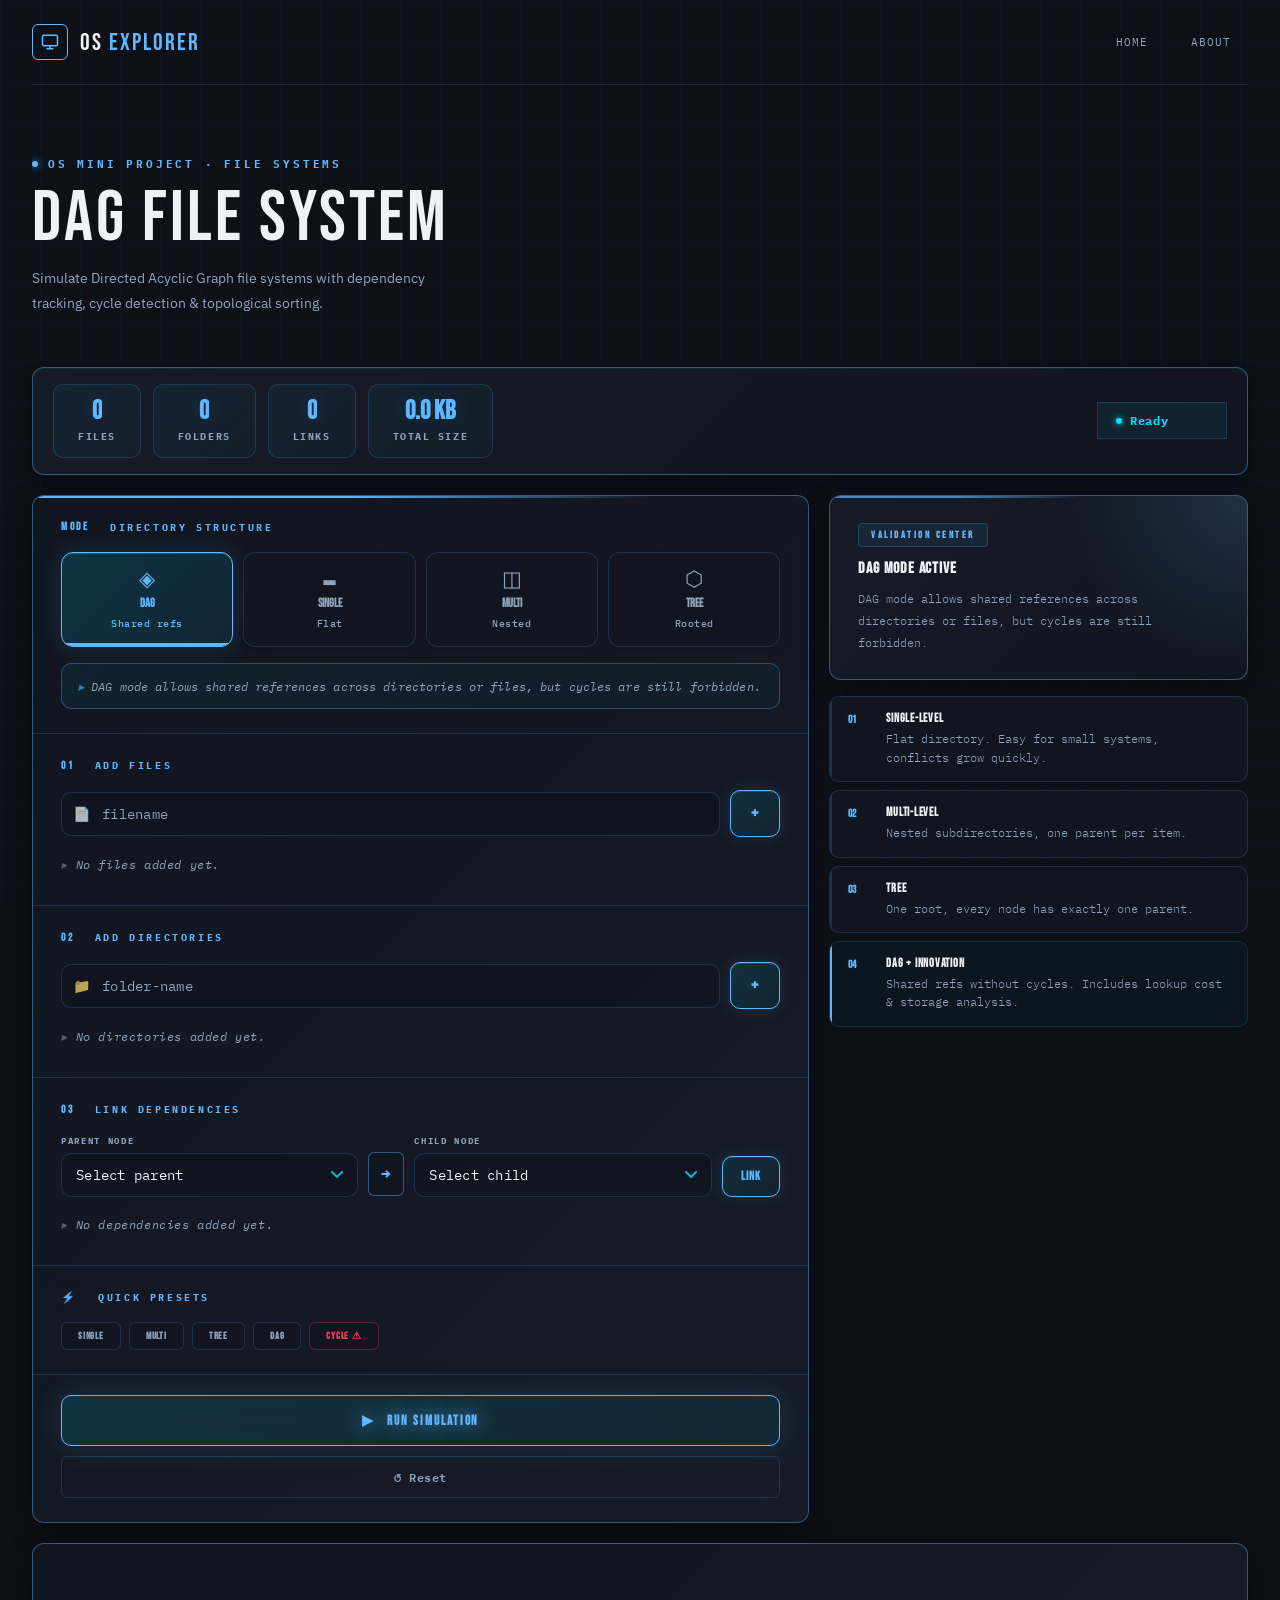
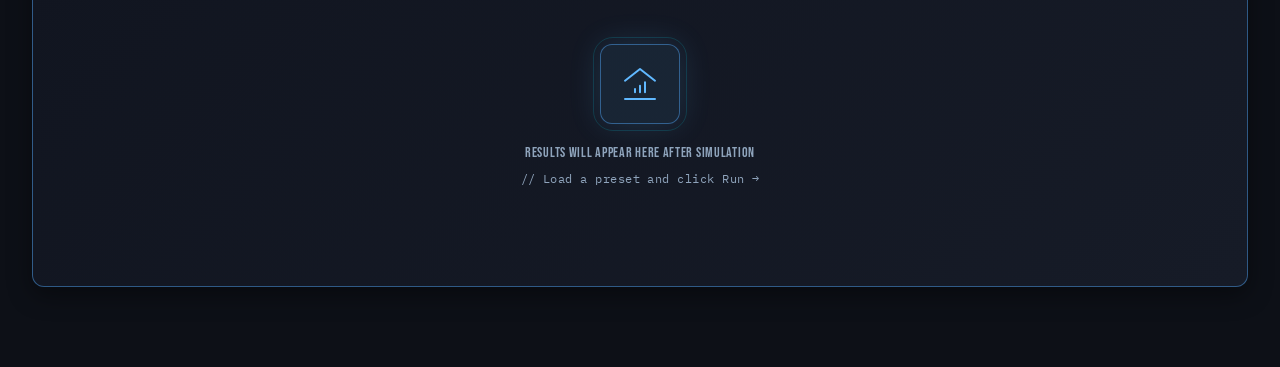
<file: file-organization/file-organization.html>
<!DOCTYPE html>
<html lang="en" data-theme="dark">
<head>
  <meta charset="UTF-8" />
  <meta name="viewport" content="width=device-width, initial-scale=1.0" />
  <link rel="preconnect" href="https://fonts.googleapis.com" />
  <link rel="preconnect" href="https://fonts.gstatic.com" crossorigin />
  <link href="https://fonts.googleapis.com/css2?family=IBM+Plex+Mono:wght@400;500;700&family=Bebas+Neue&family=IBM+Plex+Sans:wght@400;500;600&display=swap" rel="stylesheet" />
  <link rel="stylesheet" href="file-organization.css">
  <title>DAG File System — OS Mini Project</title>
</head>
<body>
  <div class="bg-grid"></div>
  <div class="bg-glow glow-1"></div>
  <div class="bg-glow glow-2"></div>

  <div class="module-wrapper">
    <header class="navbar">
      <div class="logo-wrap">
        <div class="logo-icon">
          <svg width="18" height="18" viewBox="0 0 24 24" fill="none" stroke="currentColor" stroke-width="2" stroke-linecap="round" stroke-linejoin="round"><rect x="2" y="3" width="20" height="14" rx="2"/><line x1="8" y1="21" x2="16" y2="21"/><line x1="12" y1="17" x2="12" y2="21"/></svg>
        </div>
        <span class="logo">OS <span>EXPLORER</span></span>
      </div>
      <nav>
        <a href="../index.html">Home</a>
        <a href="../about.html">About</a>
      </nav>
    </header>

    <!-- Header -->
    <header class="module-header">
      <div class="module-title">
        <div class="title-eyebrow"><span class="dot"></span>OS Mini Project · File Systems</div>
        <h1>DAG File System</h1>
        <p class="subtitle">Simulate Directed Acyclic Graph file systems with dependency tracking, cycle detection &amp; topological sorting.</p>
      </div>
      <div class="theme-toggle-wrap">
        <button class="theme-toggle" onclick="toggleTheme()" aria-label="Toggle theme" title="Toggle theme">
          <span class="theme-icon">◐</span>
        </button>
      </div>
    </header>

    <!-- Live Stats Bar -->
    <div class="stats-bar" id="live-summary">
      <div class="stat-pill">
        <span class="stat-pill-val" id="stat-files">0</span>
        <span class="stat-pill-label">Files</span>
      </div>
      <div class="stat-divider"></div>
      <div class="stat-pill">
        <span class="stat-pill-val" id="stat-dirs">0</span>
        <span class="stat-pill-label">Folders</span>
      </div>
      <div class="stat-divider"></div>
      <div class="stat-pill">
        <span class="stat-pill-val" id="stat-links">0</span>
        <span class="stat-pill-label">Links</span>
      </div>
      <div class="stat-divider"></div>
      <div class="stat-pill">
        <span class="stat-pill-val" id="stat-size">0 KB</span>
        <span class="stat-pill-label">Total Size</span>
      </div>
      <div class="stat-divider"></div>
      <div class="stat-pill validation-pill" id="validation-pill">
        <span class="pulse-dot"></span>
        <span id="validation-text">Ready</span>
      </div>
    </div>

    <!-- Status Banner -->
    <div id="error-msg" class="status-banner top-status-banner hidden" role="alert" aria-live="assertive"></div>

    <!-- Main Builder Card -->
    <div class="builder-shell">

      <!-- Left Panel: Controls -->
      <div class="left-panel">

        <!-- Structure Mode Selector -->
        <div class="panel-section">
          <div class="section-label"><span class="section-num">MODE</span>&nbsp;Directory Structure</div>
          <div class="structure-selector">
            <button class="struct-btn active" data-structure="dag" onclick="setStructureMode('dag', this)">
              <span class="struct-icon">◈</span>
              <span class="struct-name">DAG</span>
              <span class="struct-desc">Shared refs</span>
            </button>
            <button class="struct-btn" data-structure="single" onclick="setStructureMode('single', this)">
              <span class="struct-icon">▬</span>
              <span class="struct-name">Single</span>
              <span class="struct-desc">Flat</span>
            </button>
            <button class="struct-btn" data-structure="multi" onclick="setStructureMode('multi', this)">
              <span class="struct-icon">◫</span>
              <span class="struct-name">Multi</span>
              <span class="struct-desc">Nested</span>
            </button>
            <button class="struct-btn" data-structure="tree" onclick="setStructureMode('tree', this)">
              <span class="struct-icon">⬡</span>
              <span class="struct-name">Tree</span>
              <span class="struct-desc">Rooted</span>
            </button>
          </div>
          <div id="structure-hint" class="hint-band">
            DAG mode allows shared references while still preventing cycles.
          </div>
        </div>

        <!-- Step 1: Files -->
        <div class="panel-section">
          <div class="section-label"><span class="section-num">01</span>&nbsp;Add Files</div>
          <div class="input-row">
            <div class="input-wrap">
              <span class="input-icon">📄</span>
              <input type="text" id="file-name-input" class="field" placeholder="filename" autocomplete="off" />
            </div>
            <button class="add-btn" type="button" onclick="addFile()">+</button>
          </div>
          <div id="files-list" class="chip-list empty-state-inline">No files added yet.</div>
        </div>

        <!-- Step 2: Directories -->
        <div class="panel-section">
          <div class="section-label"><span class="section-num">02</span>&nbsp;Add Directories</div>
          <div class="input-row">
            <div class="input-wrap">
              <span class="input-icon">📁</span>
              <input type="text" id="directory-name-input" class="field" placeholder="folder-name" autocomplete="off" />
            </div>
            <button class="add-btn" type="button" onclick="addDirectory()">+</button>
          </div>
          <div id="directories-list" class="chip-list empty-state-inline">No directories added yet.</div>
        </div>

        <!-- Step 3: Dependencies -->
        <div class="panel-section">
          <div class="section-label"><span class="section-num">03</span>&nbsp;Link Dependencies</div>
          <div class="dep-form">
            <div class="select-wrap">
              <label class="select-label">Parent Node</label>
              <select id="dependency-from" class="field select-field"></select>
            </div>
            <div class="dep-arrow-badge">→</div>
            <div class="select-wrap">
              <label class="select-label">Child Node</label>
              <select id="dependency-to" class="field select-field"></select>
            </div>
            <button class="add-btn add-btn-link" type="button" onclick="addDependency()">Link</button>
          </div>
          <div id="dependencies-list" class="chip-list empty-state-inline">No dependencies added yet.</div>
        </div>

        <!-- Quick Presets -->
        <div class="panel-section">
          <div class="section-label"><span class="section-num">⚡</span>&nbsp;Quick Presets</div>
          <div class="preset-row">
            <button class="preset-btn" onclick="loadPreset('single')">Single</button>
            <button class="preset-btn" onclick="loadPreset('multi')">Multi</button>
            <button class="preset-btn" onclick="loadPreset('tree')">Tree</button>
            <button class="preset-btn" onclick="loadPreset('dag')">DAG</button>
            <button class="preset-btn preset-danger" onclick="loadPreset('cycle')">Cycle ⚠</button>
          </div>
        </div>

        <!-- Action Buttons -->
        <div class="panel-section action-section">
          <button class="run-btn" onclick="runSimulation()">
            <span class="run-icon">▶</span> Run Simulation
          </button>
          <div class="secondary-actions">
            <button class="sec-btn" onclick="resetAll()">↺ Reset</button>
            <button class="sec-btn" onclick="exportResults()" id="export-btn" style="display:none;">⬇ Export JSON</button>
          </div>
        </div>

      </div><!-- /left-panel -->

      <!-- Right Panel: Live Status -->
      <div class="right-panel">
        <div class="status-card-main" id="live-status-card">
          <span class="status-kicker">Validation Center</span>
          <h4>Ready to build</h4>
          <p>Choose a structure, add nodes, and create valid parent-to-child relations. Rule checks and cycle detection will appear here in real time.</p>
        </div>

        <!-- Concept Cards -->
        <div class="concept-list">
          <div class="concept-item">
            <span class="concept-num">01</span>
            <div>
              <strong>Single-Level</strong>
              <p>Flat directory. Easy for small systems, conflicts grow quickly.</p>
            </div>
          </div>
          <div class="concept-item">
            <span class="concept-num">02</span>
            <div>
              <strong>Multi-Level</strong>
              <p>Nested subdirectories, one parent per item.</p>
            </div>
          </div>
          <div class="concept-item">
            <span class="concept-num">03</span>
            <div>
              <strong>Tree</strong>
              <p>One root, every node has exactly one parent.</p>
            </div>
          </div>
          <div class="concept-item concept-item-accent">
            <span class="concept-num">04</span>
            <div>
              <strong>DAG + Innovation</strong>
              <p>Shared refs without cycles. Includes lookup cost &amp; storage analysis.</p>
            </div>
          </div>
        </div>
      </div>

    </div><!-- /builder-shell -->

    <!-- Output Area -->
    <div id="visual-output">
      <div class="output-placeholder">
        <div class="placeholder-icon">
          <svg width="40" height="40" fill="none" viewBox="0 0 24 24" stroke="currentColor" stroke-width="1.2">
            <path stroke-linecap="round" stroke-linejoin="round" d="M9 17v-2m3 2v-4m3 4v-6M3 21h18M3 10l9-7 9 7" />
          </svg>
        </div>
        <p>Results will appear here after simulation</p>
        <span class="placeholder-hint">// Load a preset and click Run →</span>
      </div>
    </div>

  </div><!-- /module-wrapper -->

  <div id="toast" class="toast hidden"></div>

  <script src="./file-organization.js"></script>
</body>
</html>
</file>
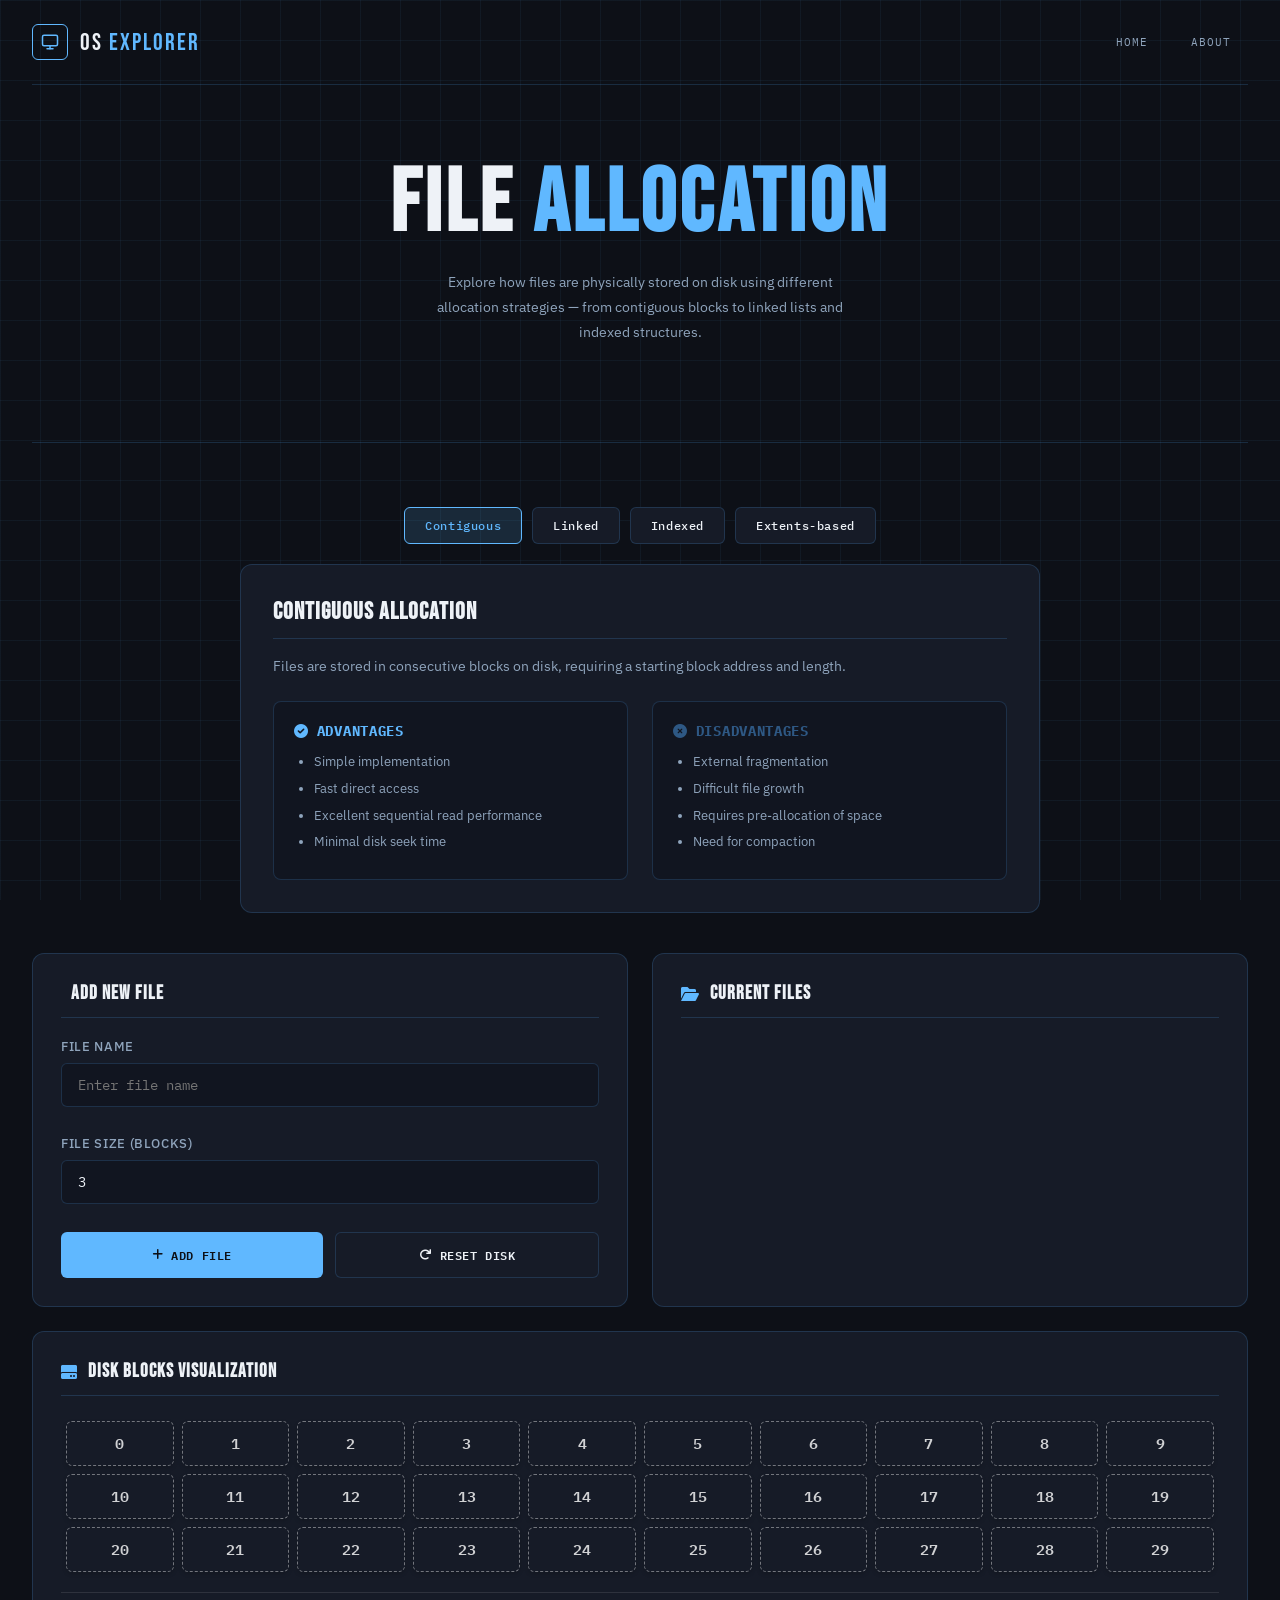
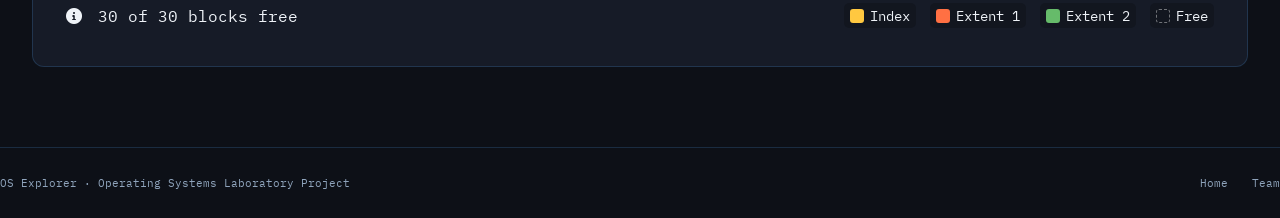
<file: FileAllocation/FileAllocation.html>
<!DOCTYPE html>
<html lang="en">
<head>
    <meta charset="UTF-8">
    <meta name="viewport" content="width=device-width, initial-scale=1.0">
    <title>File Allocation Algorithms — Operating Systems Lab</title>
    <link rel="preconnect" href="https://fonts.googleapis.com">
    <link href="https://fonts.googleapis.com/css2?family=IBM+Plex+Mono:wght@400;500;700&family=Bebas+Neue&family=IBM+Plex+Sans:wght@400;500;600&display=swap" rel="stylesheet">
    <link rel="stylesheet" href="styles.css">
    <link rel="stylesheet" href="https://cdnjs.cloudflare.com/ajax/libs/font-awesome/6.0.0/css/all.min.css">
</head>
<body>
<div class="container">

  <!-- NAVBAR -->
  <header class="navbar">
    <div class="logo-wrap">
      <div class="logo-icon">
        <svg width="18" height="18" viewBox="0 0 24 24" fill="none" stroke="currentColor" stroke-width="2" stroke-linecap="round" stroke-linejoin="round"><rect x="2" y="3" width="20" height="14" rx="2"/><line x1="8" y1="21" x2="16" y2="21"/><line x1="12" y1="17" x2="12" y2="21"/></svg>
      </div>
      <span class="logo">OS <span>EXPLORER</span></span>
    </div>
    <nav>
      <a href="../index.html">Home</a>
      <a href="../about.html">About</a>
    </nav>
  </header>

  <!-- HERO -->
  <section class="hero">
    <div class="hero-left">
      <h1>FILE <span class="accent">ALLOCATION</span></h1>
      <p class="hero-sub">Explore how files are physically stored on disk using different allocation strategies — from contiguous blocks to linked lists and indexed structures.</p>
    </div>

      </section>

  <hr class="divider">

  <!-- MAIN CONTENT -->
  <section class="main-content">
            <div class="algorithm-selector">
                <button data-algo="contiguous" class="algo-btn active">Contiguous</button>
                <button data-algo="linked" class="algo-btn">Linked</button>
                <button data-algo="indexed" class="algo-btn">Indexed</button>
                <button data-algo="extents" class="algo-btn">Extents-based</button>
            </div>

            <div class="algorithm-description">
                <div id="contiguous-desc" class="algo-desc active">
                    <h2>Contiguous Allocation</h2>
                    <p>Files are stored in consecutive blocks on disk, requiring a starting block address and length.</p>
                    
                    <div class="pros-cons">
                        <div class="pros">
                            <h3><i class="fas fa-check-circle"></i> Advantages</h3>
                            <ul>
                                <li>Simple implementation</li>
                                <li>Fast direct access</li>
                                <li>Excellent sequential read performance</li>
                                <li>Minimal disk seek time</li>
                            </ul>
                        </div>
                        <div class="cons">
                            <h3><i class="fas fa-times-circle"></i> Disadvantages</h3>
                            <ul>
                                <li>External fragmentation</li>
                                <li>Difficult file growth</li>
                                <li>Requires pre-allocation of space</li>
                                <li>Need for compaction</li>
                            </ul>
                        </div>
                    </div>
                </div>
                
                <div id="linked-desc" class="algo-desc">
                    <h2>Linked Allocation</h2>
                    <p>Each block contains a pointer to the next block in the file chain, forming a linked list structure.</p>
                    
                    <div class="pros-cons">
                        <div class="pros">
                            <h3><i class="fas fa-check-circle"></i> Advantages</h3>
                            <ul>
                                <li>No external fragmentation</li>
                                <li>Files can grow dynamically</li>
                                <li>No need for compaction</li>
                                <li>Efficient use of disk space</li>
                            </ul>
                        </div>
                        <div class="cons">
                            <h3><i class="fas fa-times-circle"></i> Disadvantages</h3>
                            <ul>
                                <li>Slower random access</li>
                                <li>Pointer overhead in each block</li>
                                <li>Reliability issues (pointer corruption)</li>
                                <li>Not suitable for applications requiring direct access</li>
                            </ul>
                        </div>
                    </div>
                </div>
                
                <div id="indexed-desc" class="algo-desc">
                    <h2>Indexed Allocation</h2>
                    <p>Uses a dedicated index block containing pointers to all data blocks of the file.</p>
                    
                    <div class="pros-cons">
                        <div class="pros">
                            <h3><i class="fas fa-check-circle"></i> Advantages</h3>
                            <ul>
                                <li>Supports direct access</li>
                                <li>No external fragmentation</li>
                                <li>Dynamic file growth</li>
                                <li>Better for random access than linked allocation</li>
                            </ul>
                        </div>
                        <div class="cons">
                            <h3><i class="fas fa-times-circle"></i> Disadvantages</h3>
                            <ul>
                                <li>Index block overhead</li>
                                <li>Potential index size limitations</li>
                                <li>Multiple index blocks needed for large files</li>
                                <li>Slightly more complex implementation</li>
                            </ul>
                        </div>
                    </div>
                </div>
                
                <div id="extents-desc" class="algo-desc">
                    <h2>Extents-based Allocation</h2>
                    <p>Uses multiple contiguous segments (extents) for a single file, with each extent defined by a starting block and length.</p>
                    
                    <div class="pros-cons">
                        <div class="pros">
                            <h3><i class="fas fa-check-circle"></i> Advantages</h3>
                            <ul>
                                <li>Efficient space utilization</li>
                                <li>Good sequential access within extents</li>
                                <li>Less external fragmentation than pure contiguous</li>
                                <li>Simpler than index-based approaches</li>
                            </ul>
                        </div>
                        <div class="cons">
                            <h3><i class="fas fa-times-circle"></i> Disadvantages</h3>
                            <ul>
                                <li>More complex than single contiguous allocation</li>
                                <li>Some metadata overhead for extent mapping</li>
                                <li>Direct access performance varies by extent</li>
                                <li>File growth may require new extents</li>
                            </ul>
                        </div>
                    </div>
                </div>
            </div>

            <div class="dashboard">
                <div class="flex-container">
                    <div class="card">
                        <h2><i class="fas fa-file-circle-plus"></i> Add New File</h2>
                        <div class="input-group">
                            <label for="file-name">File Name</label>
                            <input type="text" id="file-name" placeholder="Enter file name" required>
                        </div>
                        <div class="input-group">
                            <label for="file-size">File Size (blocks)</label>
                            <input type="number" id="file-size" min="1" max="10" value="3">
                        </div>
                        <div class="button-group">
                            <button id="allocate-btn" class="primary-btn"><i class="fas fa-plus"></i> Add File</button>
                            <button id="reset-btn" class="secondary-btn"><i class="fas fa-redo"></i> Reset Disk</button>
                        </div>
                    </div>

                    <div class="card">
                        <h2><i class="fas fa-folder-open"></i> Current Files</h2>
                        <div id="file-list" class="file-list">
                        </div>
                    </div>
                </div>

                <div class="card">
                    <h2><i class="fas fa-hard-drive"></i> Disk Blocks Visualization</h2>
                    <div class="disk-visual" id="disk-blocks"></div>
                    <div class="disk-info">
                        <span id="free-blocks-count"><i class="fas fa-info-circle"></i> <span id="blocks-count-text">0 of 30 blocks free</span></span>
                        <div class="legend">
                            <div class="legend-item">
                                <span class="legend-color index"></span>
                                <span>Index</span>
                            </div>
                            <div class="legend-item">
                                <span class="legend-color extent-1"></span>
                                <span>Extent 1</span>
                            </div>
                            <div class="legend-item">
                                <span class="legend-color extent-2"></span>
                                <span>Extent 2</span>
                            </div>
                            <div class="legend-item">
                                <span class="legend-color free"></span>
                                <span>Free</span>
                            </div>
                        </div>
                    </div>
                </div>
            </div>
        </section>

        <div id="modal" class="modal">
            <div class="modal-content">
                <span class="close">&times;</span>
                <h2>About File Allocation Algorithms</h2>
                <p>
                    File allocation algorithms are essential for file systems to manage disk storage.
                    Three main strategies are:
                </p>
                <ul>
                    <li><strong>Contiguous Allocation:</strong> Files are stored in adjacent blocks, providing fast sequential access but potentially causing external fragmentation.</li>
                    <li><strong>Linked Allocation:</strong> Each block points to the next block in the file, eliminating external fragmentation but introducing pointer overhead.</li>
                    <li><strong>Indexed Allocation:</strong> A special index block contains pointers to all blocks of a file, allowing efficient direct access at the cost of an additional index block.</li>
                </ul>
                <p>
                    This visualization demonstrates how each algorithm allocates and manages file blocks on disk.
                </p>
            </div>
        </div>
    </div>

  <footer>
    <div class="footer-left">OS Explorer · Operating Systems Laboratory Project</div>
    <div class="footer-right">
      <a href="../index.html">Home</a>
      <a href="../about.html">Team</a>
    </div>
  </footer>

</div>
    <script src="script.js"></script>
</body>
</html>
</file>
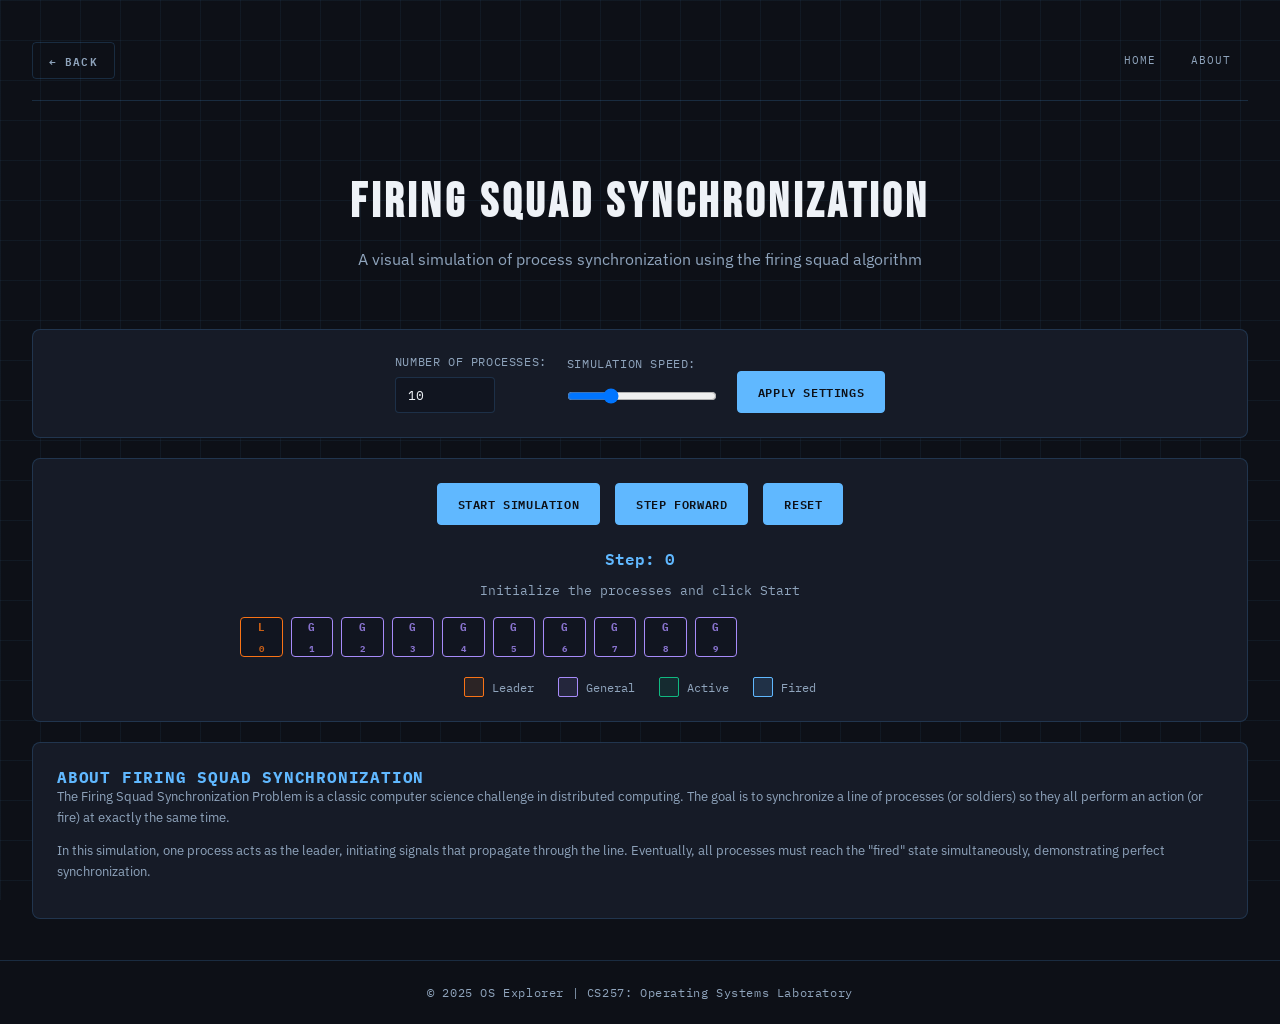
<file: FiringSquad/FiringSquad.html>
<!DOCTYPE html>
<html lang="en">

<head>
    <meta charset="UTF-8" />
    <meta name="viewport" content="width=device-width, initial-scale=1.0" />
    <title>Firing Squad Synchronization</title>
    <link rel="preconnect" href="https://fonts.googleapis.com">
    <link href="https://fonts.googleapis.com/css2?family=IBM+Plex+Mono:wght@400;500;700&family=Bebas+Neue&family=IBM+Plex+Sans:wght@400;500;600&display=swap" rel="stylesheet">
    <link rel="stylesheet" href="FiringSquad.css">
</head>

<body>
    <div class="container">
        <div class="buttons">
        <button class="back-btn" onclick="history.back()">← Back</button>
        <header class="navbar">
            <nav>
                <a href="../index.html">Home</a>
            </nav>
            <nav>
                <a href="../about.html">About</a>
            </nav>
        </header>
        </div>


        <section class="hero">
            <h1>Firing Squad Synchronization</h1>
            <p>A visual simulation of process synchronization using the firing squad algorithm</p>
        </section>

        <section class="simulation-settings">
            <div class="settings-form">
                <div class="form-group">
                    <label for="num-processes">Number of Processes:</label>
                    <input type="number" id="num-processes" min="3" max="50" value="10">
                </div>
                <div class="form-group">
                    <label for="simulation-speed">Simulation Speed:</label>
                    <input type="range" id="simulation-speed" min="100" max="2000" value="500" class="speed-control">
                </div>
                <div class="form-group">
                    <button id="apply-settings">Apply Settings</button>
                </div>
            </div>
        </section>

        <section class="simulation-panel">
            <div class="controls">
                <button id="start-btn">Start Simulation</button>
                <button id="step-btn">Step Forward</button>
                <button id="reset-btn">Reset</button>
            </div>

            <div class="step-display">Step: 0</div>
            <div class="status-message"></div>

            <div class="process-grid" id="process-container">
                <!-- Processes will be generated here by JavaScript -->
            </div>

            <div class="legend">
                <div class="legend-item">
                    <div class="legend-color legend-leader"></div>
                    <span>Leader</span>
                </div>
                <div class="legend-item">
                    <div class="legend-color legend-general"></div>
                    <span>General</span>
                </div>
                <div class="legend-item">
                    <div class="legend-color legend-active"></div>
                    <span>Active</span>
                </div>
                <div class="legend-item">
                    <div class="legend-color legend-fired"></div>
                    <span>Fired</span>
                </div>
            </div>
        </section>

        <section class="info-box">
            <h3>About Firing Squad Synchronization</h3>
            <p>The Firing Squad Synchronization Problem is a classic computer science challenge in distributed computing. The
                goal is to synchronize a line of processes (or soldiers) so they all perform an action (or fire) at exactly
                the same time.</p>
            <p>In this simulation, one process acts as the leader, initiating signals that propagate through the line.
                Eventually, all processes must reach the "fired" state simultaneously, demonstrating perfect synchronization.</p>
        </section>
    </div>
    
    <footer>
        &copy; 2025 OS Explorer | CS257: Operating Systems Laboratory
    </footer>
    
    <script src="FiringSquad.js"></script>
</body>

</html>
</file>
<file: interrupts/keyboard.css>
:root {
  --bg: #0d1017;
  --bg2: #111520;
  --surface: #161b27;
  --border: rgba(82, 170, 255, 0.18);
  --border-bright: rgba(82, 170, 255, 0.45);
  --accent: #60b8ff;
  --accent-dim: rgba(96, 184, 255, 0.15);
  --purple: #a78bfa;
  --text: #eef2f7;
  --muted: #8fa4bc;
  --mono: 'IBM Plex Mono', monospace;
  --sans: 'IBM Plex Sans', sans-serif;
  --display: 'Bebas Neue', sans-serif;
}

* { box-sizing: border-box; }

body {
  margin: 0;
  min-height: 100vh;
  background: var(--bg);
  color: var(--text);
  font-family: var(--mono);
  overflow-x: hidden;
}

body::before {
  content: "";
  position: fixed;
  inset: 0;
  background-image:
    linear-gradient(rgba(96,184,255,0.06) 1px, transparent 1px),
    linear-gradient(90deg, rgba(96,184,255,0.06) 1px, transparent 1px);
  background-size: 40px 40px;
  pointer-events: none;
  z-index: 0;
}

.container {
  max-width: 1280px;
  min-height: 100vh;
  margin: 0 auto;
  padding: 0 32px 48px;
  position: relative;
  z-index: 1;
}

.navbar {
  display: flex;
  justify-content: space-between;
  align-items: center;
  padding: 24px 0;
  border-bottom: 1px solid var(--border);
}

.logo-wrap { display: flex; align-items: center; gap: 12px; }
.logo-icon {
  width: 36px;
  height: 36px;
  border: 1.5px solid var(--accent);
  border-radius: 6px;
  display: flex;
  align-items: center;
  justify-content: center;
  color: var(--accent);
  background: var(--accent-dim);
}

.logo {
  color: var(--text);
  font-family: var(--display);
  font-size: 24px;
  letter-spacing: 2px;
  text-decoration: none;
}

.logo span { color: var(--accent); }

nav { display: flex; align-items: center; gap: 8px; }

.navbar nav a {
  color: var(--muted);
  text-decoration: none;
  font-family: var(--mono);
  font-size: 11px;
  letter-spacing: 0.1em;
  text-transform: uppercase;
  padding: 8px 16px;
  border: 1px solid transparent;
  border-radius: 4px;
  transition: all 0.2s ease;
}

.navbar nav a:hover,
.navbar nav a.active {
  color: var(--accent);
  border-color: var(--border-bright);
  background: rgba(96,184,255,0.05);
}

.hero {
  padding: 56px 0 36px;
  border-bottom: 1px solid var(--border);
  margin-bottom: 32px;
  animation: fadeUp 0.5s ease both;
}

h1 {
  color: var(--text);
  font-family: var(--display);
  font-size: 72px;
  font-weight: 400;
  letter-spacing: 4px;
  line-height: 1;
  margin: 0 0 14px;
}

.hero p {
  color: var(--muted);
  font-family: var(--sans);
  font-size: 14px;
  line-height: 1.8;
  margin: 0;
  max-width: 680px;
}

.visualization {
  position: relative;
  height: 600px;
  min-width: 920px;
  border: 1px solid var(--border);
  margin: 20px 0;
  border-radius: 12px;
  overflow: hidden;
  background: var(--bg2);
  animation: fadeUp 0.5s ease 0.1s both;
}

.component {
  position: absolute;
  border-radius: 8px;
  padding: 12px;
  box-shadow: 0 8px 24px rgba(0, 0, 0, 0.22);
  transition: all 0.3s ease;
  z-index: 2;
  text-align: center;
  font-weight: 600;
  color: var(--text);
  background: var(--surface);
}

.component h3 {
  margin: 0 0 8px;
  font-family: var(--display);
  font-size: 18px;
  font-weight: 400;
  letter-spacing: 1px;
}

.component p {
  margin: 0;
  font-family: var(--sans);
  font-size: 12px;
  color: var(--muted);
  line-height: 1.35;
}

.keyboard {
  width: 180px;
  height: 70px;
  left: 40px;
  top: 40px;
  border: 2px solid rgba(96, 184, 255, 0.78);
}

.key {
  position: absolute;
  width: 30px;
  height: 30px;
  background-color: var(--accent);
  border-radius: 5px;
  left: 75px;
  top: 60px;
  display: flex;
  align-items: center;
  justify-content: center;
  box-shadow: 0 3px 0 #2d78ad;
  cursor: pointer;
  z-index: 3;
  font-weight: 700;
  color: #07111f;
}

.key:active,
.key.pressed {
  transform: translateY(2px);
  box-shadow: none;
}

.circuit {
  width: 140px;
  height: 50px;
  left: 60px;
  top: 160px;
  border: 2px solid rgba(96, 184, 255, 0.62);
}

.interrupt-controller {
  width: 180px;
  height: 80px;
  left: 320px;
  top: 130px;
  border: 2px solid rgba(96, 184, 255, 0.78);
}

.memory {
  width: 160px;
  height: 120px;
  left: 90px;
  top: 350px;
  border: 2px solid rgba(167, 139, 250, 0.78);
}

.cpu {
  width: 220px;
  height: 140px;
  left: 600px;
  top: 110px;
  border: 2px solid rgba(96, 184, 255, 0.82);
}

.process {
  width: 160px;
  height: 75px;
  left: 630px;
  top: 450px;
  border: 2px solid rgba(245, 166, 35, 0.78);
}

.isr {
  width: 160px;
  height: 75px;
  left: 370px;
  top: 450px;
  border: 2px solid rgba(167, 139, 250, 0.86);
}

.os {
  width: 200px;
  height: 100px;
  left: 490px;
  top: 290px;
  border: 2px solid rgba(96, 184, 255, 0.55);
}

.vector-table {
  width: 150px;
  height: 90px;
  left: 95px;
  top: 370px;
  border: 2px solid rgba(245, 166, 35, 0.78);
}

.process-stack {
  position: absolute;
  width: 100px;
  height: 50px;
  left: 510px;
  top: 370px;
  background-color: rgba(245, 166, 35, 0.1);
  border: 2px dashed rgba(245, 166, 35, 0.78);
  border-radius: 8px;
  padding: 8px;
  font-size: 12px;
  z-index: 1;
  opacity: 0.9;
  color: #ffd88a;
}

.signal {
  position: absolute;
  width: 15px;
  height: 15px;
  background-color: #ff6b81;
  border-radius: 50%;
  z-index: 3;
  display: none;
  box-shadow: 0 0 18px #ff6b81;
}

.data-packet {
  position: absolute;
  width: 20px;
  height: 12px;
  background-color: var(--accent);
  border-radius: 3px;
  z-index: 3;
  display: none;
  font-size: 9px;
  color: #07111f;
  text-align: center;
  font-weight: 700;
  line-height: 12px;
}

.controls {
  display: flex;
  justify-content: center;
  gap: 12px;
  margin: 20px 0;
}

.button {
  padding: 10px 16px;
  background: rgba(96,184,255,0.08);
  color: var(--accent);
  border: 1px solid var(--border);
  border-radius: 4px;
  cursor: pointer;
  font-family: var(--mono);
  font-size: 11px;
  font-weight: 700;
  letter-spacing: 0.12em;
  text-transform: uppercase;
  transition: all 0.2s ease;
}

.button:hover {
  background: rgba(96,184,255,0.15);
  border-color: var(--border-bright);
}

.step-info {
  margin-top: 20px;
  padding: 16px;
  border: 1px solid var(--border);
  border-radius: 8px;
  background-color: var(--bg2);
  text-align: center;
  font-family: var(--sans);
  font-size: 14px;
  color: var(--text);
}

.status-bar {
  position: absolute;
  top: 10px;
  right: 10px;
  background-color: rgba(10, 13, 19, 0.82);
  border-radius: 4px;
  padding: 8px 12px;
  font-size: 11px;
  border: 1px solid var(--border);
  color: var(--muted);
  letter-spacing: 0.08em;
  text-transform: uppercase;
}

#systemStatus { color: var(--accent); }

.register-display {
  width: 100%;
  min-height: 60px;
  margin-top: 10px;
  background-color: rgba(0, 0, 0, 0.18);
  border-radius: 5px;
  padding: 8px;
  font-size: 12px;
  display: flex;
  flex-direction: column;
  justify-content: space-between;
}

.register-row {
  display: flex;
  justify-content: space-between;
}

.register {
  background-color: rgba(96, 184, 255, 0.12);
  border: 1px solid rgba(96, 184, 255, 0.2);
  border-radius: 3px;
  padding: 2px 4px;
  color: #bfe4ff;
}

.interrupt-flag {
  color: #ff9aa8;
  font-weight: 700;
}

.legend {
  display: grid;
  grid-template-columns: repeat(4, 1fr);
  gap: 10px;
  margin-top: 20px;
  padding: 16px;
  background-color: var(--bg2);
  border-radius: 8px;
  font-size: 12px;
  color: var(--muted);
  border: 1px solid var(--border);
}

.legend-item {
  display: flex;
  align-items: center;
}

.legend-color {
  width: 12px;
  height: 12px;
  margin-right: 7px;
  border-radius: 3px;
  display: inline-block;
}

.pulse { animation: pulse 1s infinite; }

@keyframes pulse {
  0% { box-shadow: 0 0 0 0 rgba(96, 184, 255, 0.38); }
  70% { box-shadow: 0 0 0 10px rgba(96, 184, 255, 0); }
  100% { box-shadow: 0 0 0 0 rgba(96, 184, 255, 0); }
}

@keyframes fadeUp {
  from { opacity: 0; transform: translateY(16px); }
  to { opacity: 1; transform: translateY(0); }
}

.code-snippet {
  position: absolute;
  width: 150px;
  height: 60px;
  left: 375px;
  top: 455px;
  background-color: #0a0d13;
  border-radius: 5px;
  opacity: 0;
  transition: opacity 0.5s ease;
  padding: 5px;
  font-size: 9px;
  font-family: var(--mono);
  white-space: pre;
  color: #9df1ff;
  overflow: hidden;
  z-index: 4;
  border: 1px solid rgba(96, 184, 255, 0.22);
}

.vector-entry {
  position: absolute;
  width: 120px;
  height: 40px;
  left: 18px;
  top: 68px;
  background-color: #0a0d13;
  border-radius: 5px;
  padding: 5px;
  font-size: 10px;
  font-family: var(--mono);
  white-space: pre;
  color: #ffd1a8;
  text-align: left;
  opacity: 0;
  transition: opacity 0.5s ease;
  z-index: 4;
  border: 1px solid rgba(245, 166, 35, 0.35);
}

.progress-bar-container {
  position: absolute;
  bottom: 10px;
  left: 50%;
  transform: translateX(-50%);
  width: 80%;
  height: 10px;
  background-color: var(--surface);
  border-radius: 5px;
  overflow: hidden;
  border: 1px solid var(--border);
}

.progress-bar {
  height: 100%;
  width: 0%;
  background: linear-gradient(90deg, var(--accent), var(--purple));
  border-radius: 5px;
  transition: width 0.5s ease;
}

.connection {
  position: absolute;
  height: 2px;
  background-color: rgba(96, 184, 255, 0.22);
  z-index: 1;
  opacity: 0.9;
}

.cpu-details {
  position: absolute;
  left: 610px;
  top: 210px;
  font-size: 12px;
  color: #bfe4ff;
  opacity: 0.8;
}

footer {
  border-top: 1px solid var(--border);
  padding: 28px 0 0;
  margin-top: 48px;
  display: flex;
  align-items: center;
  justify-content: space-between;
}

.footer-left { font-family: var(--mono); font-size: 11px; color: var(--muted); }
.footer-right { display: flex; gap: 24px; }
.footer-right a {
  font-family: var(--mono);
  font-size: 11px;
  color: var(--muted);
  text-decoration: none;
  transition: color 0.2s;
}
.footer-right a:hover { color: var(--accent); }

@media (max-width: 980px) {
  .visualization {
    overflow-x: auto;
  }
}

@media (max-width: 760px) {
  .container {
    padding: 0 16px 36px;
  }

  .navbar {
    align-items: flex-start;
    flex-direction: column;
    gap: 18px;
  }

  .navbar nav a {
    padding: 8px 10px;
  }

  .hero {
    padding: 42px 0 28px;
  }

  h1 {
    font-size: 48px;
  }

  .controls {
    flex-wrap: wrap;
  }

  .legend {
    grid-template-columns: repeat(2, 1fr);
  }

  footer {
    align-items: flex-start;
    flex-direction: column;
    gap: 16px;
  }
}
</file>
<file: process-synchronisation/index.css>
@import url('https://fonts.googleapis.com/css2?family=Poppins:wght@400;600;700&family=Space+Mono:wght@400;700&display=swap');

/* ── CSS Variables ── */
:root {
  --bg-primary: #0a0e1a;
  --bg-secondary: #0d1221;
  --bg-card: #111827;
  --bg-card-hover: #141d2e;
  --border-color: rgba(99, 179, 237, 0.15);
  --border-hover: rgba(99, 179, 237, 0.4);
  --accent-cyan: #63b3ed;
  --accent-bright: #90cdf4;
  --text-primary: #ffffff;
  --text-secondary: #a0aec0;
  --text-muted: #718096;
  --grid-color: rgba(99, 179, 237, 0.04);
}

/* ── Reset & Base ── */
*, *::before, *::after {
  box-sizing: border-box;
}

body, html {
  margin: 0;
  padding: 0;
  font-family: 'Poppins', sans-serif;
  background-color: var(--bg-primary);
  background-image:
    linear-gradient(var(--grid-color) 1px, transparent 1px),
    linear-gradient(90deg, var(--grid-color) 1px, transparent 1px);
  background-size: 40px 40px;
  color: var(--text-primary);
  min-height: 100vh;
}

/* ── Container ── */
.container {
  max-width: 1200px;
  margin: 0 auto;
  padding: 0 40px 60px;
  min-height: 100vh;
}

/* ── Navbar ── */
.navbar {
  display: flex;
  justify-content: space-between;
  align-items: center;
  padding: 24px 0;
  border-bottom: 1px solid var(--border-color);
  margin-bottom: 60px;
}

.logo {
  font-family: 'Space Mono', monospace;
  font-size: 16px;
  font-weight: 700;
  color: var(--text-primary);
  letter-spacing: 0.05em;
  display: flex;
  align-items: center;
  gap: 10px;
}

.logo::before {
  content: '';
  display: inline-block;
  width: 28px;
  height: 28px;
  border: 2px solid var(--accent-cyan);
  border-radius: 6px;
  background: rgba(99, 179, 237, 0.1);
}

.navbar nav {
  display: flex;
  gap: 4px;
}

.navbar nav a {
  color: var(--text-secondary);
  text-decoration: none;
  font-family: 'Space Mono', monospace;
  font-size: 12px;
  font-weight: 700;
  letter-spacing: 0.1em;
  text-transform: uppercase;
  padding: 8px 16px;
  border: 1px solid transparent;
  border-radius: 4px;
  transition: all 0.2s ease;
}

.navbar nav a:hover,
.navbar nav a:first-child {
  color: var(--text-primary);
  border-color: var(--border-color);
  background: rgba(99, 179, 237, 0.06);
}

/* ── Page Title ── */
h1 {
  font-family: 'Poppins', sans-serif;
  font-size: 52px;
  font-weight: 700;
  text-transform: uppercase;
  letter-spacing: -0.01em;
  text-align: center;
  margin: 0 0 16px;
  line-height: 1.1;
  color: var(--text-primary);
}

h1 span,
h1 em {
  color: var(--accent-cyan);
  font-style: normal;
}

/* ── Subtitle / h3 ── */
h3 {
  font-size: 15px;
  font-weight: 400;
  color: var(--text-secondary);
  text-align: center;
  max-width: 680px;
  margin: 0 auto 60px;
  line-height: 1.7;
}

/* ── Section heading label (module tag style) ── */
h2 {
  font-family: 'Poppins', sans-serif;
  font-size: 18px;
  font-weight: 700;
  text-transform: uppercase;
  letter-spacing: 0.05em;
  color: var(--text-primary);
  margin: 0 0 12px;
}

/* ── Cards ── */
.div {
  background: var(--bg-card);
  border: 1px solid var(--border-color);
  border-radius: 12px;
  padding: 28px 32px;
  margin: 0 0 20px;
  transition: border-color 0.25s ease, background 0.25s ease, transform 0.25s ease;
  position: relative;
  overflow: hidden;
}

.div::before {
  content: '';
  position: absolute;
  top: 0;
  left: 0;
  right: 0;
  height: 1px;
  background: linear-gradient(90deg, transparent, rgba(99, 179, 237, 0.4), transparent);
  opacity: 0;
  transition: opacity 0.3s ease;
}

.div:hover {
  border-color: var(--border-hover);
  background: var(--bg-card-hover);
  transform: translateY(-2px);
}

.div:hover::before {
  opacity: 1;
}

/* Module tag */
.div::after {
  content: attr(data-module);
  position: absolute;
  top: 16px;
  right: 20px;
  font-family: 'Space Mono', monospace;
  font-size: 10px;
  color: var(--accent-cyan);
  letter-spacing: 0.12em;
  text-transform: uppercase;
  opacity: 0.7;
}

/* ── Paragraphs ── */
p {
  color: var(--text-secondary);
  line-height: 1.75;
  font-size: 14px;
  margin: 0 0 20px;
}

/* ── Buttons ── */
button {
  display: inline-flex;
  align-items: center;
  gap: 8px;
  padding: 9px 20px;
  margin: 0 8px 0 0;
  border: 1px solid var(--accent-cyan);
  background: transparent;
  color: var(--accent-cyan);
  font-family: 'Space Mono', monospace;
  font-size: 12px;
  font-weight: 700;
  letter-spacing: 0.08em;
  text-transform: uppercase;
  cursor: pointer;
  border-radius: 6px;
  transition: all 0.2s ease;
}

button::before {
  content: '▶';
  font-size: 9px;
}

button:hover {
  background: var(--accent-cyan);
  color: var(--bg-primary);
  box-shadow: 0 0 20px rgba(99, 179, 237, 0.3);
}

button:last-child {
  border-color: var(--border-color);
  color: var(--text-secondary);
}

button:last-child::before {
  content: '↗';
  font-size: 12px;
}

button:last-child:hover {
  background: rgba(99, 179, 237, 0.1);
  border-color: var(--accent-cyan);
  color: var(--accent-bright);
  box-shadow: none;
}

/* ── Code & Pre ── */
pre {
  background: rgba(0, 0, 0, 0.4);
  border: 1px solid var(--border-color);
  color: var(--accent-cyan);
  padding: 16px 20px;
  border-radius: 8px;
  overflow-x: auto;
  font-size: 13px;
  font-family: 'Space Mono', monospace;
  line-height: 1.7;
  margin: 16px 0;
}

code {
  background: rgba(99, 179, 237, 0.1);
  border: 1px solid rgba(99, 179, 237, 0.2);
  color: var(--accent-cyan);
  padding: 2px 7px;
  border-radius: 4px;
  font-family: 'Space Mono', monospace;
  font-size: 13px;
}

.inline {
  display: inline;
  background: rgba(99, 179, 237, 0.1);
  border: 1px solid rgba(99, 179, 237, 0.2);
  color: var(--accent-cyan);
  padding: 2px 7px;
  border-radius: 4px;
  font-family: 'Space Mono', monospace;
  font-size: 13px;
  white-space: pre-wrap;
}

/* ── H4 ── */
h4 {
  font-size: 14px;
  font-family: 'Space Mono', monospace;
  color: var(--accent-cyan);
  text-transform: uppercase;
  letter-spacing: 0.1em;
  margin: 24px 0 10px;
}

/* ── Lists ── */
ul {
  margin: 0 0 20px 0;
  padding-left: 0;
  list-style: none;
}

li {
  color: var(--text-secondary);
  font-size: 14px;
  line-height: 1.7;
  margin-bottom: 8px;
  padding-left: 20px;
  position: relative;
}

li::before {
  content: '·';
  position: absolute;
  left: 6px;
  color: var(--accent-cyan);
  font-weight: 700;
}
</file>
<file: process-synchronisation/producer-consumer/styles.css>
:root {
  --bg:            #0d1017;
  --bg2:           #111520;
  --surface:       #161b27;
  --border:        rgba(82, 170, 255, 0.18);
  --border-bright: rgba(82, 170, 255, 0.45);
  --accent:        #60b8ff;
  --accent-dim:    rgba(96, 184, 255, 0.15);
  --accent2:       #60b8ff;
  --purple:        #a78bfa;
  --text:          #eef2f7;
  --muted:         #8fa4bc;
  --dim:           rgba(96, 183, 255, 0.803);
  --mono:  'IBM Plex Mono', monospace;
  --sans:  'IBM Plex Sans', sans-serif;
  --display: 'Bebas Neue', sans-serif;
}

* {
  box-sizing: border-box;
  margin: 0;
  padding: 0;
}

body, html {
  background: var(--bg);
  color: var(--text);
  font-family: var(--mono);
  min-height: 100vh;
  overflow-x: hidden;
}

/* Subtle grid overlay */
body::before {
  content: '';
  position: fixed;
  inset: 0;
  background-image:
    linear-gradient(rgba(96,184,255,0.06) 1px, transparent 1px),
    linear-gradient(90deg, rgba(96,184,255,0.06) 1px, transparent 1px);
  background-size: 40px 40px;
  pointer-events: none;
  z-index: 0;
}

.container {
  max-width: 1280px;
  margin: 0 auto;
  padding: 0 32px;
  position: relative;
  z-index: 1;
}

/* ── NAVBAR ── */
.navbar {
  display: flex;
  justify-content: space-between;
  align-items: center;
  padding: 24px 0;
  border-bottom: 1px solid var(--border);
}

.logo-wrap {
  display: flex;
  align-items: center;
  gap: 12px;
}

.logo-icon {
  width: 36px;
  height: 36px;
  border: 1.5px solid var(--accent);
  border-radius: 6px;
  display: flex;
  align-items: center;
  justify-content: center;
  color: var(--accent);
}

.logo {
  font-family: var(--display);
  font-size: 24px;
  letter-spacing: 2px;
  color: var(--text);
}

.logo span {
  color: var(--accent);
}

nav {
  display: flex;
  align-items: center;
  gap: 8px;
}

nav a {
  color: var(--muted);
  text-decoration: none;
  font-family: var(--mono);
  font-size: 11px;
  letter-spacing: 0.1em;
  text-transform: uppercase;
  padding: 8px 16px;
  border: 1px solid transparent;
  border-radius: 4px;
  transition: all 0.2s;
}

nav a:hover, nav a.active {
  color: var(--accent);
  border-color: var(--border-bright);
  background: rgba(96,184,255,0.05);
}

/* ── MAIN CONTENT ── */
.main-content {
  display: grid;
  grid-template-columns: 1fr 1fr;
  gap: 40px;
  padding: 60px 0;
  align-items: start;
}

.content-panel {
  display: flex;
  flex-direction: column;
  gap: 24px;
}

.content-panel h1 {
  font-family: var(--display);
  font-size: 42px;
  letter-spacing: 2px;
  color: var(--text);
  margin-bottom: 16px;
}

.settings-card {
  background: var(--bg2);
  border: 1px solid var(--border);
  border-radius: 12px;
  padding: 24px;
}

table {
  width: 100%;
  border-collapse: collapse;
}

table tr {
  border-bottom: 1px solid var(--border);
}

table tr:last-child {
  border-bottom: none;
}

table td {
  padding: 12px 0;
  font-family: var(--mono);
  font-size: 13px;
  color: var(--muted);
}

table td:first-child {
  color: var(--text);
  font-weight: 500;
  padding-right: 24px;
}

input[type="number"] {
  background: var(--surface);
  border: 1px solid var(--border);
  border-radius: 4px;
  color: var(--text);
  padding: 8px 12px;
  font-family: var(--mono);
  font-size: 12px;
  transition: all 0.2s;
  width: 100%;
}

input[type="number"]:focus {
  outline: none;
  border-color: var(--border-bright);
  background: rgba(96,184,255,0.05);
  box-shadow: 0 0 0 3px rgba(96,184,255,0.1);
}

.button-group {
  display: flex;
  align-items: center;
  gap: 16px;
  flex-wrap: wrap;
  margin-top: 20px;
}

.btn {
  padding: 10px 24px;
  font-size: 12px;
  font-family: var(--mono);
  font-weight: 600;
  letter-spacing: 0.1em;
  text-transform: uppercase;
  border: 1px solid var(--border);
  border-radius: 4px;
  cursor: pointer;
  transition: all 0.2s;
  background: transparent;
  color: var(--text);
}

.btn:hover {
  border-color: var(--border-bright);
  background: rgba(96,184,255,0.05);
}

.btn-primary {
  background: var(--accent);
  color: var(--bg);
  border-color: var(--accent);
  font-weight: 700;
}

.btn-primary:hover {
  background: #50a8ef;
  border-color: #50a8ef;
  box-shadow: 0 0 16px rgba(96, 184, 255, 0.3);
}

.preset-label {
  font-family: var(--mono);
  font-size: 11px;
  color: var(--muted);
  letter-spacing: 0.1em;
  text-transform: uppercase;
}

.btn-preset {
  color: var(--accent);
  text-decoration: none;
  font-family: var(--mono);
  font-size: 11px;
  letter-spacing: 0.1em;
  text-transform: uppercase;
  padding: 0;
  border: none;
  background: none;
  cursor: pointer;
  transition: all 0.2s;
}

.btn-preset:hover {
  color: #50a8ef;
  text-decoration: underline;
}

/* ── CANVAS CONTAINER ── */
.canvas-panel {
  display: flex;
  flex-direction: column;
  gap: 16px;
}

#canvas-container {
  background: var(--bg2);
  border: 1px solid var(--border);
  border-radius: 12px;
  padding: 24px;
  display: flex;
  align-items: center;
  justify-content: center;
  min-height: 500px;
}

#canvas {
  cursor: pointer;
  max-width: 100%;
  height: auto;
  display: block;
}

/* ── FOOTER ── */
footer {
  border-top: 1px solid var(--border);
  padding: 28px 0;
  display: flex;
  align-items: center;
  justify-content: space-between;
  margin-top: 80px;
}

.footer-left {
  font-family: var(--mono);
  font-size: 11px;
  color: var(--muted);
}

.footer-right {
  display: flex;
  gap: 24px;
}

.footer-right a {
  font-family: var(--mono);
  font-size: 11px;
  color: var(--muted);
  text-decoration: none;
  transition: color 0.2s;
}

.footer-right a:hover {
  color: var(--accent);
}

hr.divider {
  border: none;
  border-top: 1px solid var(--border);
  margin: 60px 0;
}

/* ── RESPONSIVE ── */
@media (max-width: 1024px) {
  .main-content {
    grid-template-columns: 1fr;
    gap: 32px;
  }

  .content-panel h1 {
    font-size: 36px;
  }

  #canvas-container {
    min-height: 400px;
  }
}

@media (max-width: 600px) {
  .container {
    padding: 0 16px;
  }

  .main-content {
    padding: 40px 0;
    gap: 24px;
  }

  .content-panel h1 {
    font-size: 28px;
  }

  .navbar {
    flex-direction: column;
    gap: 16px;
    align-items: flex-start;
  }

  nav {
    width: 100%;
    justify-content: flex-start;
  }

  table td:first-child {
    display: block;
    width: 100%;
    margin-bottom: 8px;
  }

  .button-group {
    flex-direction: column;
    width: 100%;
  }

  .btn {
    width: 100%;
    text-align: center;
  }

  #canvas-container {
    min-height: 300px;
  }
}
</file>
<file: Bankers/styles.css>
* {
    margin: 0;
    padding: 0;
    box-sizing: border-box;
}

html,
body {
    margin: 0;
    padding: 0;
}

.container {
    max-width: 1280px;
    margin: 0 auto;
    padding: 0 32px;
    position: relative;
    z-index: 1;
    padding-top: 24px;
}

/* ───────────────────────────── */
/* BACK BUTTON */
/* ───────────────────────────── */

.back-button {
    display: inline-flex;
    align-items: center;
    gap: 8px;
    padding: 8px 16px;
    background: transparent;
    border: 1px solid var(--border);
    border-radius: 4px;
    color: var(--muted);
    text-decoration: none;
    font-family: var(--mono);
    font-size: 11px;
    letter-spacing: 0.1em;
    text-transform: uppercase;
    transition: all 0.2s;
    margin-bottom: 24px;
}

.back-button:hover {
    color: var(--accent);
    border-color: var(--border-bright);
    background: rgba(96, 184, 255, 0.05);
}

.back-button i {
    font-size: 12px;
}

/* ───────────────────────────── */
/* HELP BUTTON */
/* ───────────────────────────── */

.how-to-use-btn {
    position: fixed;
    top: 20px;
    right: 20px;
    width: 44px;
    height: 44px;
    border-radius: 6px;
    border: 1px solid var(--border);
    background: var(--bg2);
    color: var(--accent);
    cursor: pointer;
    z-index: 100;
    transition: all 0.2s;
    display: flex;
    align-items: center;
    justify-content: center;
    font-size: 16px;
}

.how-to-use-btn:hover {
    background: var(--surface);
    border-color: var(--border-bright);
    color: var(--accent);
}

/* ───────────────────────────── */
/* HEADINGS */
/* ───────────────────────────── */

h1 {
    font-family: var(--display);
    font-size: 56px;
    letter-spacing: 2px;
    color: var(--text);
    margin: 40px 0 24px;
    line-height: 1.1;
}

h2 {
    font-family: var(--display);
    font-size: 32px;
    letter-spacing: 1.5px;
    color: var(--text);
    margin: 32px 0 16px;
    border-bottom: 1px solid var(--border);
    padding-bottom: 12px;
}

h3 {
    font-family: var(--sans);
    font-size: 16px;
    font-weight: 600;
    color: var(--text);
    margin: 20px 0 12px;
}

/* ───────────────────────────── */
/* PARAGRAPHS & TEXT */
/* ───────────────────────────── */

p {
    color: var(--muted);
    font-family: var(--sans);
    font-size: 14px;
    line-height: 1.8;
    margin-bottom: 12px;
}

li {
    color: var(--muted);
    font-family: var(--sans);
    font-size: 14px;
    line-height: 1.8;
    margin-bottom: 8px;
}

ol,
ul {
    padding-left: 24px;
    margin-bottom: 16px;
}

strong {
    color: var(--accent);
    font-weight: 600;
}

/* ───────────────────────────── */
/* SECTIONS */
/* ───────────────────────────── */

.theory-section,
.input-section,
.matrix-container,
.matrix-section,
.result-box {
    background: var(--bg2);
    border: 1px solid var(--border);
    border-radius: 8px;
    padding: 28px;
    margin-bottom: 28px;
    transition: all 0.2s;
}

.theory-section:hover,
.input-section:hover,
.matrix-section:hover,
.result-box:hover {
    background: var(--surface);
    border-color: var(--border-bright);
}

.theory-section {
    margin-top: 28px;
}

/* ───────────────────────────── */
/* MAIN SECTION ALIGNMENT */
/* ───────────────────────────── */

.input-section,
.theory-section,
.matrix-container,
#results-section {
    max-width: 1200px;
    margin-left: auto;
    margin-right: auto;
}

/* ───────────────────────────── */
/* INPUT CONTROLS */
/* ───────────────────────────── */

.input-section {
    margin-bottom: 40px;
}

.input-controls {
    display: flex;
    flex-wrap: wrap;
    gap: 16px;
    align-items: flex-end;
    margin-top: 20px;
}

.input-group {
    display: flex;
    flex-direction: column;
    gap: 6px;
    min-width: 200px;
}

label {
    font-family: var(--mono);
    font-size: 11px;
    font-weight: 500;
    color: var(--muted);
    letter-spacing: 0.1em;
    text-transform: uppercase;
}

input[type="number"],
input[type="text"] {
    background: var(--bg);
    border: 1px solid var(--border);
    border-radius: 4px;
    color: var(--text);
    padding: 8px 12px;
    font-family: var(--mono);
    font-size: 14px;
    transition: all 0.2s;
}

input[type="number"]:focus,
input[type="text"]:focus {
    outline: none;
    border-color: var(--accent);
    box-shadow: 0 0 0 2px var(--accent-dim);
}

input.error {
    border-color: rgba(255, 95, 87, 0.6);
    background: rgba(255, 95, 87, 0.1);
}

/* ───────────────────────────── */
/* BUTTONS */
/* ───────────────────────────── */

button {
    background: var(--accent);
    color: var(--bg);
    border: none;
    border-radius: 4px;
    padding: 10px 20px;
    font-family: var(--mono);
    font-size: 12px;
    font-weight: 500;
    letter-spacing: 0.1em;
    text-transform: uppercase;
    cursor: pointer;
    transition: all 0.2s;
}

button:hover {
    background: var(--accent);
    opacity: 0.9;
    box-shadow: 0 4px 12px rgba(96, 184, 255, 0.3);
}

button:active {
    transform: scale(0.98);
}

#generate-tables,
#load-demo,
#run-algorithm {
    margin-top: 12px;
}

/* ───────────────────────────── */
/* MATRIX & TABLE STYLING */
/* ───────────────────────────── */

.matrix-container {
    background: transparent;
    border: none;
    padding: 0;
    margin-bottom: 0;
}

.matrix-container > div {
    display: flex;
    flex-wrap: wrap;
    gap: 28px;
    justify-content: space-around;
    margin-bottom: 28px;
}

.matrix-section {
    flex: 1;
    min-width: 280px;
}

.matrix {
    background: var(--bg);
    border: 1px solid var(--border);
    border-radius: 4px;
    overflow: hidden;
    margin-top: 12px;
}

.matrix table {
    width: 100%;
    border-collapse: collapse;
    font-family: var(--mono);
    font-size: 12px;
}

.matrix th {
    background: rgba(96, 184, 255, 0.1);
    border: 1px solid var(--border);
    padding: 10px;
    color: var(--accent);
    font-weight: 600;
    text-align: center;
}

.matrix td {
    background: var(--bg);
    border: 1px solid var(--border);
    padding: 10px;
    color: var(--text);
    text-align: center;
}

.matrix td input {
    width: 100%;
    background: var(--bg2);
    border: 1px solid var(--border);
    color: var(--text);
    padding: 6px;
    font-family: var(--mono);
    font-size: 12px;
    text-align: center;
}

.matrix td input:focus {
    border-color: var(--accent);
    outline: none;
}

/* ───────────────────────────── */
/* RESOURCE VECTOR */
/* ───────────────────────────── */

.resource-vector {
    background: var(--bg);
    border: 1px solid var(--border);
    border-radius: 4px;
    padding: 16px;
    display: flex;
    gap: 12px;
    align-items: center;
    flex-wrap: wrap;
}

.resource-vector > div {
    display: flex;
    align-items: center;
    gap: 8px;
}

.resource-vector label {
    color: var(--muted);
    font-size: 12px;
}

.resource-vector input {
    width: 60px;
    text-align: center;
}

/* ───────────────────────────── */
/* RESULTS */
/* ───────────────────────────── */

#results-section {
    display: flex;
    flex-direction: column;
    gap: 28px;
}

.result-box {
    background: var(--bg2);
    border: 1px solid var(--border);
    border-radius: 8px;
    padding: 28px;
}

#system-state,
#safe-sequence,
#step-execution {
    background: var(--bg);
    border: 1px solid var(--border);
    border-radius: 4px;
    padding: 16px;
    margin-top: 12px;
    color: var(--muted);
    font-family: var(--mono);
    font-size: 13px;
    line-height: 1.8;
    word-break: break-word;
}

.safe-state {
    color: #28c840;
    background: rgba(40, 200, 64, 0.1);
    border-left: 3px solid #28c840;
    padding-left: 13px;
}

.unsafe-state {
    color: #ff5f57;
    background: rgba(255, 95, 87, 0.1);
    border-left: 3px solid #ff5f57;
    padding-left: 13px;
}

.step {
    background: var(--bg2);
    border-left: 3px solid var(--accent);
    padding: 12px;
    margin-bottom: 12px;
    border-radius: 2px;
}

/* ───────────────────────────── */
/* MODAL */
/* ───────────────────────────── */

.modal {
    display: none;
    position: fixed;
    z-index: 1000;
    left: 0;
    top: 0;
    width: 100%;
    height: 100%;
    background: rgba(0, 0, 0, 0.7);
    backdrop-filter: blur(2px);
    animation: fadeIn 0.3s ease;
}

.modal.active {
    display: flex;
    align-items: center;
    justify-content: center;
}

@keyframes fadeIn {
    from {
        opacity: 0;
    }
    to {
        opacity: 1;
    }
}

.modal-content {
    background: var(--bg2);
    border: 1px solid var(--border);
    border-radius: 8px;
    padding: 32px;
    width: 90%;
    max-width: 700px;
    max-height: 80vh;
    overflow-y: auto;
    animation: slideIn 0.3s ease;
    position: relative;
}

@keyframes slideIn {
    from {
        transform: translateY(-50px);
        opacity: 0;
    }
    to {
        transform: translateY(0);
        opacity: 1;
    }
}

.modal-close {
    position: absolute;
    top: 16px;
    right: 16px;
    background: transparent;
    border: none;
    color: var(--muted);
    font-size: 28px;
    cursor: pointer;
    transition: color 0.2s;
    padding: 0;
    width: auto;
    height: auto;
}

.modal-close:hover {
    color: var(--accent);
}

.modal-content h2 {
    margin-top: 0;
    border-bottom: 1px solid var(--border);
    padding-bottom: 16px;
    color: var(--accent);
}

.modal-section {
    margin-bottom: 20px;
    margin-top: 20px;
}

.modal-section h3 {
    color: var(--accent);
    margin-bottom: 12px;
}

.modal-section p,
.modal-section li {
    color: var(--muted);
    font-family: var(--sans);
    font-size: 14px;
    line-height: 1.8;
}

.modal-section ol,
.modal-section ul {
    padding-left: 24px;
}

/* ───────────────────────────── */
/* HIDDEN */
/* ───────────────────────────── */

.hidden {
    display: none !important;
}

/* ───────────────────────────── */
/* RESPONSIVE */
/* ───────────────────────────── */

@media (max-width: 768px) {
    h1 {
        font-size: 36px;
    }

    h2 {
        font-size: 24px;
    }

    .container {
        padding: 0 16px;
    }

    .matrix-container > div {
        flex-direction: column;
    }

    .input-controls {
        flex-direction: column;
        align-items: stretch;
    }

    .input-group {
        min-width: 100%;
    }

    .modal-content {
        width: 95%;
        padding: 24px;
    }
}

@media (max-width: 480px) {
    h1 {
        font-size: 28px;
        letter-spacing: 1px;
    }

    .matrix table {
        font-size: 11px;
    }

    .matrix th,
    .matrix td {
        padding: 8px;
    }
}
</file>
<file: CPU Scheduling/CPU-1.css>
:root {
    --bg: #0d1017;
    --bg2: #111520;
    --surface: #161b27;
    --border: rgba(82, 170, 255, 0.18);
    --border-bright: rgba(82, 170, 255, 0.45);
    --accent: #60b8ff;
    --accent-dim: rgba(96, 184, 255, 0.15);
    --purple: #a78bfa;
    --text: #eef2f7;
    --muted: #8fa4bc;
    --mono: 'IBM Plex Mono', monospace;
    --sans: 'IBM Plex Sans', sans-serif;
    --display: 'Bebas Neue', sans-serif;
}

* {
    box-sizing: border-box;
    margin: 0;
    padding: 0;
}

body {
    min-height: 100vh;
    background: var(--bg);
    color: var(--text);
    font-family: var(--mono);
    overflow-x: hidden;
}

body::before {
    content: '';
    position: fixed;
    inset: 0;
    z-index: 0;
    pointer-events: none;
    background-image:
        linear-gradient(rgba(96, 184, 255, 0.06) 1px, transparent 1px),
        linear-gradient(90deg, rgba(96, 184, 255, 0.06) 1px, transparent 1px);
    background-size: 40px 40px;
}

.container {
    width: min(1180px, calc(100% - 64px));
    margin: 0 auto;
    padding-bottom: 72px;
    position: relative;
    z-index: 1;
}

.navbar {
    display: flex;
    justify-content: space-between;
    align-items: center;
    padding: 24px 0;
    border-bottom: 1px solid var(--border);
}

.logo-wrap {
    display: flex;
    align-items: center;
    gap: 12px;
}

.logo-icon {
    width: 36px;
    height: 36px;
    border: 1.5px solid var(--accent);
    border-radius: 6px;
    display: flex;
    align-items: center;
    justify-content: center;
    color: var(--accent);
    background: var(--accent-dim);
}

.logo {
    font-family: var(--display);
    font-size: 24px;
    letter-spacing: 2px;
    color: var(--text);
    text-decoration: none;
}

.logo span,
.page-header span {
    color: var(--accent);
}

nav {
    display: flex;
    align-items: center;
    gap: 8px;
}

nav a {
    color: var(--muted);
    text-decoration: none;
    font-size: 11px;
    letter-spacing: 0.1em;
    text-transform: uppercase;
    padding: 8px 16px;
    border: 1px solid transparent;
    border-radius: 4px;
    transition: all 0.2s;
}

nav a:hover,
nav a.active {
    color: var(--accent);
    border-color: var(--border-bright);
    background: rgba(96, 184, 255, 0.05);
}

.page-header {
    padding: 60px 0 36px;
    border-bottom: 1px solid var(--border);
    margin-bottom: 30px;
    animation: fadeUp 0.55s ease both;
}

.page-tag {
    display: inline-flex;
    align-items: center;
    border: 1px solid var(--border-bright);
    background: var(--accent-dim);
    border-radius: 4px;
    padding: 6px 14px;
    margin-bottom: 22px;
    color: var(--accent);
    font-size: 10px;
    letter-spacing: 0.18em;
    text-transform: uppercase;
}

h1 {
    font-family: var(--display);
    font-size: clamp(52px, 8vw, 78px);
    line-height: 0.96;
    letter-spacing: 4px;
    margin-bottom: 14px;
}

.page-header p {
    max-width: 680px;
    color: var(--muted);
    font-family: var(--sans);
    font-size: 14px;
    line-height: 1.8;
}

.tabs {
    display: flex;
    flex-wrap: wrap;
    gap: 10px;
    margin-bottom: 22px;
}

.tab,
.add-btn,
.run-btn {
    border: 1px solid var(--border);
    border-radius: 4px;
    color: var(--muted);
    background: var(--bg2);
    cursor: pointer;
    font-family: var(--mono);
    font-size: 11px;
    letter-spacing: 0.08em;
    text-transform: uppercase;
    transition: border-color 0.2s, background 0.2s, color 0.2s, transform 0.2s;
}

.tab {
    padding: 12px 18px;
}

.tab.active,
.tab:hover {
    color: var(--accent);
    border-color: var(--border-bright);
    background: var(--accent-dim);
}

.tab-content {
    display: none;
}

.tab-content.active-tab {
    display: block;
    animation: fadeUp 0.35s ease both;
}

.section-title {
    display: flex;
    align-items: baseline;
    justify-content: space-between;
    gap: 20px;
    margin-bottom: 18px;
}

.section-title h2 {
    font-family: var(--display);
    font-size: 42px;
    letter-spacing: 3px;
}

.section-title span {
    color: var(--muted);
    font-size: 11px;
    letter-spacing: 0.1em;
    text-transform: uppercase;
}

.algo-info {
    display: grid;
    grid-template-columns: repeat(3, 1fr);
    gap: 1px;
    overflow: hidden;
    margin-bottom: 24px;
    border: 1px solid var(--border);
    border-radius: 12px;
    background: var(--border);
}

.algo-info > div {
    background: var(--bg2);
    padding: 22px;
}

.algo-info h3,
.process-list h3,
.gantt h3,
#fcfsResultTable h3,
#rrResultTable h3 {
    color: var(--accent);
    font-size: 10px;
    letter-spacing: 0.16em;
    text-transform: uppercase;
    margin-bottom: 10px;
}

.algo-info p,
.algo-info li {
    color: var(--muted);
    font-family: var(--sans);
    font-size: 13px;
    line-height: 1.65;
}

.algo-info ul {
    padding-left: 18px;
}

form {
    padding: 22px;
    margin-bottom: 16px;
    background: var(--bg2);
    border: 1px solid var(--border);
    border-radius: 12px;
}

.inputs {
    display: grid;
    grid-template-columns: repeat(4, minmax(130px, 1fr));
    gap: 10px;
    margin-bottom: 12px;
}

#rrForm .inputs {
    grid-template-columns: repeat(5, minmax(120px, 1fr));
}

.inputs input {
    width: 100%;
    min-height: 42px;
    padding: 10px 12px;
    border-radius: 4px;
    border: 1px solid var(--border);
    background: var(--surface);
    color: var(--text);
    font-family: var(--mono);
    outline: none;
}

.inputs input:focus {
    border-color: var(--border-bright);
    box-shadow: 0 0 0 3px rgba(96, 184, 255, 0.08);
}

.inputs input::placeholder {
    color: rgba(143, 164, 188, 0.75);
}

.add-btn,
.run-btn {
    min-height: 42px;
    padding: 10px 16px;
}

.run-btn {
    color: #07111c;
    border-color: var(--accent);
    background: var(--accent);
    font-weight: 700;
}

.add-btn:hover,
.run-btn:hover {
    transform: translateY(-1px);
    border-color: var(--border-bright);
}

.add-btn:hover {
    color: var(--accent);
    background: var(--accent-dim);
}

.process-list,
.avg-times,
#fcfsResultTable,
#rrResultTable {
    margin-top: 16px;
    padding: 18px;
    background: rgba(17, 21, 32, 0.78);
    border: 1px solid var(--border);
    border-radius: 12px;
    color: var(--muted);
    font-family: var(--sans);
    font-size: 13px;
    line-height: 1.7;
}

.process-list:empty,
#fcfsResultTable:empty,
#rrResultTable:empty {
    display: none;
}

.gantt {
    display: flex;
    align-items: stretch;
    flex-wrap: wrap;
    gap: 8px;
    margin-top: 20px;
}

.gantt h3 {
    flex-basis: 100%;
}

.gantt div {
    min-width: 74px;
    padding: 12px 16px;
    border-radius: 6px;
    border: 1px solid rgba(96, 184, 255, 0.45);
    background: linear-gradient(135deg, rgba(96, 184, 255, 0.26), rgba(167, 139, 250, 0.18));
    color: var(--text);
    font-family: var(--mono);
    font-weight: 700;
    text-align: center;
    transition: transform 0.2s, border-color 0.2s;
}

.gantt div:hover {
    transform: translateY(-3px);
    border-color: var(--accent);
}

.gantt small {
    color: var(--muted);
    font-weight: 500;
}

table {
    width: 100%;
    border-collapse: collapse;
    overflow: hidden;
    border-radius: 8px;
    background: var(--bg2);
}

th,
td {
    padding: 13px;
    border: 1px solid var(--border);
    text-align: center;
    color: var(--muted);
    font-family: var(--sans);
    font-size: 13px;
}

th {
    color: var(--accent);
    background: var(--surface);
    font-family: var(--mono);
    font-size: 10px;
    letter-spacing: 0.12em;
    text-transform: uppercase;
}

.avg-times {
    display: grid;
    grid-template-columns: repeat(2, 1fr);
    gap: 12px;
}

.avg-times p {
    padding: 14px;
    border-left: 2px solid var(--accent);
    background: var(--surface);
    border-radius: 6px;
}

.avg-times span {
    display: block;
    margin-top: 4px;
    color: var(--accent);
    font-family: var(--display);
    font-size: 30px;
    letter-spacing: 2px;
}

@keyframes fadeUp {
    from {
        opacity: 0;
        transform: translateY(16px);
    }
    to {
        opacity: 1;
        transform: translateY(0);
    }
}

@media (max-width: 900px) {
    .container {
        width: min(100% - 32px, 1180px);
    }

    .navbar,
    .section-title {
        align-items: flex-start;
        flex-direction: column;
    }

    nav {
        flex-wrap: wrap;
    }

    .algo-info,
    .avg-times {
        grid-template-columns: 1fr;
    }

    .inputs,
    #rrForm .inputs {
        grid-template-columns: 1fr 1fr;
    }
}

@media (max-width: 560px) {
    .container {
        width: min(100% - 24px, 1180px);
    }

    h1 {
        font-size: 46px;
    }

    .inputs,
    #rrForm .inputs {
        grid-template-columns: 1fr;
    }

    .tabs {
        display: grid;
        grid-template-columns: 1fr;
    }

    table {
        display: block;
        overflow-x: auto;
        white-space: nowrap;
    }
}
</file>
<file: Disk Scheduling/disk-style.css>
:root {
  --bg:            #0d1017;
  --bg2:           #111520;
  --surface:       #161b27;
  --border:        rgba(82, 170, 255, 0.18);
  --border-bright: rgba(82, 170, 255, 0.45);
  --accent:        #60b8ff;
  --accent-dim:    rgba(96, 184, 255, 0.15);
  --text:          #eef2f7;
  --muted:         #8fa4bc;
  --dim:           #1c2233;
  --mono:  'IBM Plex Mono', monospace;
  --sans:  'IBM Plex Sans', sans-serif;
  --display: 'Bebas Neue', sans-serif;
}

* { box-sizing: border-box; margin: 0; padding: 0; }

body {
  background: var(--bg);
  color: var(--text);
  font-family: var(--mono);
  min-height: 100vh;
  overflow-x: hidden;
}

body::before {
  content: '';
  position: fixed;
  inset: 0;
  background-image:
    linear-gradient(rgba(96,184,255,0.06) 1px, transparent 1px),
    linear-gradient(90deg, rgba(96,184,255,0.06) 1px, transparent 1px);
  background-size: 40px 40px;
  pointer-events: none;
  z-index: 0;
}

.container {
  max-width: 1280px;
  margin: 0 auto;
  padding: 0 32px;
  position: relative;
  z-index: 1;
}

/* ── NAVBAR ── */
.navbar {
  display: flex;
  justify-content: space-between;
  align-items: center;
  padding: 24px 0;
  border-bottom: 1px solid var(--border);
}

.logo-wrap { display: flex; align-items: center; gap: 12px; }

.logo-icon {
  width: 36px; height: 36px;
  border: 1.5px solid var(--accent);
  border-radius: 6px;
  display: flex; align-items: center; justify-content: center;
  color: var(--accent);
  background: var(--accent-dim);
}

.logo {
  font-family: var(--display);
  font-size: 26px;
  letter-spacing: 2px;
  color: var(--text);
  text-decoration: none;
}

.logo span { color: var(--accent); }

nav { display: flex; align-items: center; gap: 8px; }

nav a {
  color: var(--muted);
  text-decoration: none;
  font-family: var(--mono);
  font-size: 13px;
  letter-spacing: 0.1em;
  text-transform: uppercase;
  padding: 8px 16px;
  border: 1px solid transparent;
  border-radius: 4px;
  transition: all 0.2s;
}

nav a:hover, nav a.active {
  color: var(--accent);
  border-color: var(--border-bright);
  background: var(--accent-dim);
}

/* ── PAGE HEADER ── */
.page-header {
  padding: 60px 0 40px;
  border-bottom: 1px solid var(--border);
  margin-bottom: 60px;
  animation: fadeUp 0.6s ease both;
}

.page-tag {
  display: inline-flex;
  align-items: center;
  gap: 8px;
  background: var(--accent-dim);
  border: 1px solid var(--border-bright);
  border-radius: 4px;
  padding: 6px 14px;
  font-family: var(--mono);
  font-size: 12px;
  letter-spacing: 0.18em;
  text-transform: uppercase;
  color: var(--accent);
  margin-bottom: 24px;
}

.page-header h1 {
  font-family: var(--display);
  font-size: 76px;
  letter-spacing: 4px;
  margin-bottom: 16px;
  line-height: 1;
  color: var(--text);
}

.page-header h1 span { color: var(--accent); }

.page-header p {
  font-family: var(--sans);
  color: var(--muted);
  font-size: 16px;
  max-width: 700px;
  line-height: 1.8;
}

@keyframes fadeUp {
  from { opacity: 0; transform: translateY(16px); }
  to   { opacity: 1; transform: translateY(0); }
}

/* ── TERMS SECTION ── */
.terms-section {
  margin-bottom: 64px;
  animation: fadeUp 0.5s ease 0.1s both;
}

.section-heading {
  font-family: var(--display);
  font-size: 40px;
  letter-spacing: 3px;
  margin-bottom: 6px;
  color: var(--text);
}

.section-heading span { color: var(--accent); }

.section-sub {
  font-family: var(--mono);
  font-size: 13px;
  color: var(--muted);
  margin-bottom: 28px;
  letter-spacing: 0.08em;
}

/* ── TERMS GRID ── */
.terms-grid {
  display: grid;
  grid-template-columns: repeat(5, 1fr);
  gap: 0;
  border: 1px solid var(--border);
  border-radius: 12px;
  overflow: hidden;
  counter-reset: term-counter;
}

.term-card {
  background: var(--bg2);
  border: none;
  border-top: none;
  border-right: 1px solid var(--border);
  border-radius: 0;
  padding: 28px 22px 24px;
  position: relative;
  transition: background 0.25s, box-shadow 0.25s;
  counter-increment: term-counter;
}

.term-card:last-child {
  border-right: none;
}

.term-card::before {
  content: "0" counter(term-counter);
  font-family: var(--display);
  font-size: 44px;
  letter-spacing: 1px;
  color: var(--accent);
  opacity: 0.18;
  display: block;
  margin-bottom: 14px;
  line-height: 1;
}

.term-card:hover {
  background: var(--surface);
  box-shadow: inset 0 -3px 0 0 var(--accent);
}

.term-title {
  font-family: var(--display);
  font-size: 18px;
  letter-spacing: 1.5px;
  color: var(--accent);
  margin-bottom: 10px;
}

.term-body {
  font-family: var(--sans);
  font-size: 14px;
  color: var(--muted);
  line-height: 1.75;
}

/* ── ALGORITHM CARDS ── */
.algo-section {
  margin-bottom: 64px;
  animation: fadeUp 0.5s ease 0.15s both;
}

.algo-grid {
  display: grid;
  grid-template-columns: repeat(auto-fit, minmax(280px, 1fr));
  gap: 16px;
}

.algo-card {
  background: var(--bg2);
  border: 1px solid var(--border);
  border-radius: 16px;
  overflow: hidden;
  transition: border-color 0.25s, box-shadow 0.25s, transform 0.25s;
  animation: fadeUp 0.4s ease both;
  text-decoration: none;
  color: inherit;
}

.algo-card:visited {
  color: inherit;
  text-decoration: none;
}

.algo-card:nth-child(1) { animation-delay: .05s }
.algo-card:nth-child(2) { animation-delay: .10s }
.algo-card:nth-child(3) { animation-delay: .15s }
.algo-card:nth-child(4) { animation-delay: .20s }
.algo-card:nth-child(5) { animation-delay: .25s }
.algo-card:nth-child(6) { animation-delay: .30s }
.algo-card:nth-child(7) { animation-delay: .35s }
.algo-card:nth-child(8) { animation-delay: .40s }

.algo-card:hover {
  border-color: var(--border-bright);
  box-shadow: 0 0 40px rgba(96,184,255,0.12), 0 8px 32px rgba(0,0,0,0.4);
  transform: translateY(-4px);
}

.algo-card-header {
  display: flex;
  align-items: center;
  justify-content: space-between;
  padding: 18px 22px 16px;
  border-bottom: 1px solid var(--border);
  background: var(--surface);
}

.algo-tag {
  font-family: var(--display);
  font-size: 24px;
  letter-spacing: 1.5px;
  color: var(--accent);
}

.algo-badge {
  font-family: var(--mono);
  font-size: 11px;
  letter-spacing: 0.16em;
  text-transform: uppercase;
  color: var(--accent);
  background: var(--accent-dim);
  border: 1px solid rgba(96,184,255,0.35);
  border-radius: 4px;
  padding: 4px 10px;
}

.algo-card-body {
  padding: 18px 22px 22px;
}

.algo-name {
  font-family: var(--sans);
  font-size: 15px;
  font-weight: 600;
  color: var(--text);
  margin-bottom: 8px;
}

.algo-desc {
  font-family: var(--sans);
  font-size: 14px;
  color: var(--muted);
  line-height: 1.75;
  margin-bottom: 14px;
}

.algo-learn {
  display: inline-flex;
  align-items: center;
  gap: 8px;
  font-family: var(--mono);
  font-size: 12px;
  letter-spacing: 0.12em;
  text-transform: uppercase;
  color: var(--accent);
  transition: gap 0.2s;
}

.algo-card:hover .algo-learn {
  gap: 12px;
}

/* ── CONTROLS ── */
.controls-section {
  margin-bottom: 60px;
  animation: fadeUp 0.5s ease 0.2s both;
}

.controls-panel {
  background: var(--bg2);
  border: 1px solid var(--border);
  border-top: 2px solid var(--accent);
  border-radius: 16px;
  overflow: hidden;
}

.controls-panel-header {
  display: flex;
  align-items: center;
  gap: 14px;
  padding: 22px 28px;
  border-bottom: 1px solid var(--border);
  background: var(--surface);
}

.controls-panel-icon {
  width: 32px; height: 32px;
  border: 1px solid var(--border-bright);
  border-radius: 6px;
  display: flex; align-items: center; justify-content: center;
  color: var(--accent);
  background: var(--accent-dim);
  flex-shrink: 0;
}

.controls-panel-title {
  font-family: var(--display);
  font-size: 24px;
  letter-spacing: 2px;
  color: var(--text);
}

.controls-panel-sub {
  font-family: var(--mono);
  font-size: 12px;
  color: var(--muted);
  letter-spacing: 0.12em;
}

.controls-body {
  padding: 32px 28px;
  display: grid;
  grid-template-columns: repeat(auto-fit, minmax(220px, 1fr));
  gap: 20px;
}

.field-group {
  display: flex;
  flex-direction: column;
  gap: 8px;
}

.field-group label {
  font-family: var(--mono);
  font-size: 12px;
  letter-spacing: 0.14em;
  text-transform: uppercase;
  color: var(--accent);
}

.field-group input,
.field-group select {
  background: var(--surface);
  border: 1px solid var(--border);
  border-radius: 8px;
  padding: 10px 14px;
  font-family: var(--mono);
  font-size: 14px;
  color: var(--text);
  width: 100%;
  transition: border-color 0.2s, box-shadow 0.2s;
  outline: none;
  -webkit-appearance: none;
  appearance: none;
}

.field-group input::placeholder {
  color: var(--muted);
  opacity: 0.6;
}

.field-group input:focus,
.field-group select:focus {
  border-color: var(--border-bright);
  box-shadow: 0 0 0 3px rgba(96,184,255,0.1);
}

.field-group select option {
  background: var(--bg2);
  color: var(--text);
}

.controls-footer {
  padding: 20px 28px;
  border-top: 1px solid var(--border);
  display: flex;
  align-items: center;
  justify-content: flex-end;
  gap: 12px;
}

.btn-plot {
  display: inline-flex;
  align-items: center;
  gap: 10px;
  background: var(--accent);
  color: #0d1017;
  border: none;
  padding: 12px 28px;
  border-radius: 8px;
  font-family: var(--mono);
  font-size: 13px;
  font-weight: 700;
  letter-spacing: 0.12em;
  text-transform: uppercase;
  cursor: pointer;
  transition: background 0.2s, box-shadow 0.2s, transform 0.15s;
}

.btn-plot:hover {
  background: #8aceff;
  box-shadow: 0 0 24px rgba(96,184,255,0.4);
  transform: translateY(-1px);
}

.btn-plot:active { transform: translateY(0); }

/* ── RESULTS ── */
.results-section {
  margin-bottom: 60px;
  animation: fadeUp 0.4s ease both;
}

#alg_name {
  font-family: var(--display);
  font-size: 32px;
  letter-spacing: 3px;
  color: var(--accent);
  margin-bottom: 6px;
}

#alg_seek {
  font-family: var(--mono);
  font-size: 15px;
  color: var(--muted);
  margin-bottom: 24px;
}

#graph_area {
  background: var(--bg2);
  border: 1px solid var(--border);
  border-radius: 12px;
  padding: 20px;
  min-height: 500px;
}

/* ── FOOTER ── */
footer {
  border-top: 1px solid var(--border);
  padding: 28px 0;
  display: flex;
  align-items: center;
  justify-content: space-between;
  margin-top: 20px;
}

.footer-left {
  font-family: var(--mono);
  font-size: 13px;
  color: var(--muted);
}

.footer-right { display: flex; gap: 24px; }

.footer-right a {
  font-family: var(--mono);
  font-size: 13px;
  color: var(--muted);
  text-decoration: none;
  transition: color 0.2s;
}

.footer-right a:hover { color: var(--accent); }
</file>
<file: file-organization/file-organization.css>
/* ============================================================
   style.css - DAG File System
   Palette: OS Explorer dark grid, cyan action highlights
   Font: IBM Plex / Bebas Neue
   ============================================================ */

@import url('https://fonts.googleapis.com/css2?family=IBM+Plex+Mono:wght@400;500;700&family=Bebas+Neue&family=IBM+Plex+Sans:wght@400;500;600&display=swap');

/* ── Variables ─────────────────────────────────────────────── */
:root {
  font-family: 'IBM Plex Mono', monospace;
  font-feature-settings: 'liga' 1, 'calt' 1;

  --bg:          #0d1017;
  --bg-surface:  #111520;
  --bg-card:     #111520;
  --bg-card2:    #161b27;
  --bg-input:    rgba(17, 21, 32, 0.92);
  --border:      rgba(82, 170, 255, 0.18);
  --border-hi:   rgba(82, 170, 255, 0.45);
  --border-blue: rgba(82, 170, 255, 0.35);

  --neon:        #60b8ff;
  --neon-dim:    rgba(96, 184, 255, 0.08);
  --neon-glow:   rgba(96, 184, 255, 0.16);
  --cyan:        #60b8ff;
  --cyan-dim:    rgba(96, 184, 255, 0.08);
  --cyan-glow:   rgba(96, 184, 255, 0.16);
  --purple:      #a78bfa;
  --purple-dim:  rgba(167, 139, 250, 0.08);
  --amber:       #fbbf24;
  --amber-dim:   rgba(251,191,36,0.12);
  --crimson:     #ff3860;
  --crimson-dim: rgba(255,56,96,0.12);

  --text-primary:   #eef2f7;
  --text-secondary: #8fa4bc;
  --text-muted:     #8fa4bc;

  --success: #00e0ff;
  --error:   #ff3860;
  --warn:    #fbbf24;

  --radius-sm:  6px;
  --radius-md:  10px;
  --radius-lg:  12px;
  --radius-xl:  12px;

  --font-display: 'Bebas Neue', sans-serif;
  --font-sans:    'IBM Plex Sans', sans-serif;
  --font-mono:    'IBM Plex Mono', monospace;

  --transition: 0.2s cubic-bezier(.4,0,.2,1);
  --transition-slow: 0.5s cubic-bezier(.4,0,.2,1);
  --shadow-sm:  0 4px 12px rgba(0,0,0,0.3);
  --shadow-md:  0 8px 24px rgba(0,0,0,0.4);
  --shadow-lg:  0 12px 48px rgba(0,0,0,0.5);
}

[data-theme="light"] {
  --bg:          #eef7fa;
  --bg-surface:  rgba(255, 255, 255, 0.78);
  --bg-card:     rgba(255, 255, 255, 0.86);
  --bg-card2:    rgba(255, 255, 255, 0.72);
  --bg-input:    rgba(255, 255, 255, 0.92);
  --border:      rgba(0, 0, 0, 0.10);
  --border-hi:   rgba(0, 184, 212, 0.42);
  --border-blue: rgba(0, 184, 212, 0.36);

  --neon:        #00b8d4;
  --neon-dim:    rgba(0, 184, 212, 0.10);
  --neon-glow:   rgba(0, 184, 212, 0.18);
  --cyan:        #008da3;
  --cyan-dim:    rgba(0, 141, 163, 0.08);
  --cyan-glow:   rgba(0, 141, 163, 0.14);
  --amber:       #cc8800;
  --crimson:     #cc1144;
  --crimson-dim: rgba(204,17,68,0.08);

  --text-primary:   #0a1020;
  --text-secondary: #3a4a6a;
  --text-muted:     #8a9ab8;

  --neon-dim: rgba(0, 184, 212, 0.08);
  --cyan-dim: rgba(0, 141, 163, 0.08);
}

/* ── Reset ──────────────────────────────────────────────────── */
*, *::before, *::after { box-sizing: border-box; margin: 0; padding: 0; }
html { scroll-behavior: smooth; }

body {
  font-family: var(--font-mono);
  background: var(--bg);
  color: var(--text-primary);
  min-height: 100vh;
  overflow-x: hidden;
  position: relative;
  cursor: default;
}

/* ── Background Effects ────────────────────────────────────── */
.bg-grid {
  position: fixed;
  inset: 0;
  background-image:
    linear-gradient(rgba(0,224,255,0.025) 1px, transparent 1px),
    linear-gradient(90deg, rgba(0,224,255,0.025) 1px, transparent 1px);
  background-size: 40px 40px;
  pointer-events: none;
  z-index: 0;
}
[data-theme="light"] .bg-grid {
  background-image:
    linear-gradient(rgba(0,184,212,0.04) 1px, transparent 1px),
    linear-gradient(90deg, rgba(0,184,212,0.04) 1px, transparent 1px);
}

/* Scanning line effect */
.bg-grid::after { content: none; }
[data-theme="light"] .bg-grid::after { opacity: 0; }

.bg-glow {
  display: none;
}
.glow-1 {
  width: 700px; height: 700px;
  top: -250px; left: -200px;
  background: radial-gradient(circle, rgba(0,224,255,0.07), transparent 65%);
  animation: glowDrift1 12s ease-in-out infinite;
}
.glow-2 {
  width: 600px; height: 600px;
  bottom: -150px; right: -150px;
  background: radial-gradient(circle, rgba(0,184,212,0.07), transparent 65%);
  animation: glowDrift2 16s ease-in-out infinite;
}

@keyframes glowDrift1 {
  0%, 100% { transform: translate(0,0); }
  50% { transform: translate(40px, 30px); }
}
@keyframes glowDrift2 {
  0%, 100% { transform: translate(0,0); }
  50% { transform: translate(-30px, -40px); }
}

/* ── Layout ─────────────────────────────────────────────────── */
.module-wrapper {
  position: relative;
  z-index: 1;
  max-width: 1280px;
  margin: 0 auto;
  padding: 0 32px 80px;
  display: flex;
  flex-direction: column;
  gap: 20px;
}

.navbar {
  display: flex;
  justify-content: space-between;
  align-items: center;
  padding: 24px 0;
  border-bottom: 1px solid var(--border);
}

.logo-wrap { display: flex; align-items: center; gap: 12px; }

.logo-icon {
  width: 36px;
  height: 36px;
  border: 1.5px solid var(--neon);
  border-radius: 6px;
  display: flex;
  align-items: center;
  justify-content: center;
  color: var(--neon);
}

.logo {
  font-family: var(--font-display);
  font-size: 24px;
  letter-spacing: 2px;
  color: var(--text-primary);
}

.logo span { color: var(--neon); }

.navbar nav { display: flex; align-items: center; gap: 8px; }

.navbar nav a {
  color: var(--text-secondary);
  text-decoration: none;
  font-family: var(--font-mono);
  font-size: 11px;
  letter-spacing: 0.1em;
  text-transform: uppercase;
  padding: 8px 16px;
  border: 1px solid transparent;
  border-radius: 4px;
  transition: all 0.2s;
}

.navbar nav a:hover {
  color: var(--neon);
  border-color: var(--border-hi);
  background: rgba(96,184,255,0.05);
}

/* ── Header ─────────────────────────────────────────────────── */
.module-header {
  display: flex;
  align-items: center;
  gap: 28px;
  padding: 52px 0 32px;
  background: transparent;
  border: 0;
  border-radius: 0;
  position: relative;
  overflow: hidden;
  box-shadow: none;
  backdrop-filter: none;
}

.module-header::before { content: none; }

/* Corner accent marks */
.module-header::after { content: none; }

.module-icon {
  width: 80px; height: 80px;
  flex-shrink: 0;
  display: flex; align-items: center; justify-content: center;
  border-radius: var(--radius-lg);
  background: linear-gradient(135deg, rgba(0,224,255,0.1), rgba(0,184,212,0.08));
  border: 1.5px solid var(--border-hi);
  position: relative;
  box-shadow: 0 0 40px var(--neon-glow), inset 0 0 24px rgba(0,224,255,0.08);
}

/* Rotating border effect on icon */
.module-icon::before {
  content: "";
  position: absolute;
  inset: -3px;
  border-radius: calc(var(--radius-lg) + 3px);
  background: conic-gradient(from 0deg, var(--neon) 0%, var(--cyan) 50%, var(--neon) 100%);
  animation: rotateBorder 6s linear infinite;
  opacity: 0.4;
  z-index: -1;
}

@keyframes rotateBorder {
  from { transform: rotate(0deg); }
  to { transform: rotate(360deg); }
}

.module-icon-svg { width: 65%; height: 65%; display: block; filter: drop-shadow(0 0 8px var(--neon-glow)); }

.module-title { flex: 1; }

.title-eyebrow {
  display: flex;
  align-items: center;
  gap: 10px;
  font-family: var(--font-mono);
  font-size: 0.7rem;
  font-weight: 800;
  letter-spacing: 0.25em;
  text-transform: uppercase;
  color: var(--cyan);
  margin-bottom: 8px;
  background: none;
  -webkit-text-fill-color: currentColor;
}

.dot {
  width: 6px; height: 6px;
  border-radius: 50%;
  background: var(--cyan);
  box-shadow: 0 0 8px var(--cyan);
  animation: dotPulse 2s ease-in-out infinite;
  flex-shrink: 0;
}

@keyframes dotPulse {
  0%, 100% { opacity: 1; transform: scale(1); box-shadow: 0 0 12px var(--cyan); }
  50% { opacity: 0.6; transform: scale(1.1); box-shadow: 0 0 4px var(--cyan); }
}

.module-title h1 {
  font-family: var(--font-display);
  font-size: 72px;
  font-weight: 400;
  color: var(--text-primary);
  line-height: 1.1;
  letter-spacing: 3px;
  margin-bottom: 8px;
  background: none;
  -webkit-text-fill-color: currentColor;
  text-shadow: none;
}

/* Glitch effect on h1 hover */
.module-title h1:hover { animation: none; }

@keyframes glitchText {
  0% { text-shadow: 2px 0 var(--neon), -2px 0 var(--cyan); }
  33% { text-shadow: -2px 0 var(--neon), 2px 0 var(--cyan); clip-path: inset(20% 0 30% 0); }
  66% { text-shadow: 2px 0 var(--cyan), -2px 0 var(--neon); clip-path: inset(60% 0 10% 0); }
  100% { text-shadow: 0 0 40px rgba(0,224,255,0.15); clip-path: none; }
}

.subtitle {
  font-size: 0.9rem;
  color: var(--text-secondary);
  line-height: 1.7;
  max-width: 56ch;
  font-family: var(--font-sans);
  font-weight: 400;
}

.theme-toggle-wrap { display: none; }

.theme-toggle {
  width: 42px; height: 42px;
  border-radius: var(--radius-sm);
  border: 1px solid var(--border-hi);
  background: var(--bg-surface);
  color: var(--neon);
  font-size: 1.1rem;
  cursor: pointer;
  display: flex; align-items: center; justify-content: center;
  transition: all var(--transition);
  box-shadow: 0 0 12px var(--neon-glow);
}
.theme-toggle:hover {
  background: var(--neon-dim);
  box-shadow: 0 0 20px var(--neon-glow);
  transform: rotate(180deg);
}

/* ── Stats Bar ──────────────────────────────────────────────── */
.stats-bar {
  display: flex;
  align-items: center;
  gap: 12px;
  padding: 16px 20px;
  background: linear-gradient(135deg, var(--bg-card2), var(--bg-card));
  border: 1px solid var(--border-hi);
  border-radius: var(--radius-lg);
  overflow: visible;
  position: relative;
  box-shadow: var(--shadow-sm), inset 0 1px 0 rgba(0,224,255,0.08);
  backdrop-filter: blur(8px);
}

.stat-pill {
  display: flex;
  flex-direction: column;
  align-items: center;
  padding: 14px 24px;
  gap: 4px;
  position: relative;
  transition: all var(--transition);
  background: linear-gradient(135deg, rgba(0,224,255,0.05), rgba(0,184,212,0.03));
  border: 1px solid var(--border);
  border-radius: var(--radius-md);
  cursor: default;
}
.stat-pill:hover {
  background: linear-gradient(135deg, rgba(0,224,255,0.1), rgba(0,184,212,0.08));
  border-color: var(--neon);
  box-shadow: 0 0 16px rgba(0,224,255,0.2);
}

.stat-pill-val {
  font-family: var(--font-display);
  font-size: 1.6rem;
  font-weight: 900;
  background: linear-gradient(135deg, var(--neon), var(--cyan));
  -webkit-background-clip: text;
  -webkit-text-fill-color: transparent;
  background-clip: text;
  line-height: 1;
  transition: all var(--transition);
  text-shadow: 0 0 20px var(--neon-glow);
}

.stat-pill-label {
  font-size: 0.65rem;
  font-weight: 800;
  letter-spacing: 0.15em;
  text-transform: uppercase;
  color: var(--text-secondary);
}

.stat-divider {
  width: 1px;
  height: 0;
  background: transparent;
  flex-shrink: 0;
  display: none;
}

.validation-pill {
  margin-left: auto;
  flex-direction: row;
  gap: 8px;
  padding: 10px 18px;
  background: rgba(0,224,255,0.06);
  border-left: 1px solid var(--border);
  border-radius: 0;
  font-size: 0.72rem;
  font-weight: 700;
  color: var(--success);
  letter-spacing: 0.06em;
  min-width: 130px;
}

.validation-pill.is-error {
  background: rgba(255,56,96,0.06);
  color: var(--error);
}

.pulse-dot {
  width: 6px; height: 6px;
  border-radius: 50%;
  background: var(--success);
  box-shadow: 0 0 6px var(--success);
  animation: dotPulse 1.4s ease-in-out infinite;
  flex-shrink: 0;
}
.validation-pill.is-error .pulse-dot {
  background: var(--error);
  box-shadow: 0 0 6px var(--error);
}

/* ── Builder Shell ───────────────────────────────────────────── */
.builder-shell {
  display: grid;
  grid-template-columns: 1.3fr 0.7fr;
  gap: 20px;
  align-items: start;
}

/* ── Left Panel ──────────────────────────────────────────────── */
.left-panel {
  display: flex;
  flex-direction: column;
  background: linear-gradient(135deg, var(--bg-card), var(--bg-card2));
  border: 1.5px solid var(--border-hi);
  border-radius: var(--radius-lg);
  overflow: hidden;
  position: relative;
  box-shadow: var(--shadow-md);
  backdrop-filter: blur(8px);
}

/* Top accent line */
.left-panel::before {
  content: "";
  position: absolute;
  top: 0; left: 0; right: 0;
  height: 2px;
  background: linear-gradient(90deg, var(--neon), var(--cyan), transparent 80%);
}

.panel-section {
  padding: 24px 28px;
  border-bottom: 1.5px solid var(--border);
  transition: all var(--transition);
  position: relative;
}
.panel-section:last-child { border-bottom: none; }
.panel-section:hover {
  background: rgba(0,224,255,0.03);
  border-bottom-color: var(--border-hi);
}

.section-label {
  display: flex;
  align-items: center;
  gap: 12px;
  font-size: 0.65rem;
  font-weight: 800;
  letter-spacing: 0.25em;
  text-transform: uppercase;
  background: linear-gradient(90deg, var(--cyan), var(--neon));
  -webkit-background-clip: text;
  -webkit-text-fill-color: transparent;
  background-clip: text;
  margin-bottom: 18px;
}

.section-num {
  font-family: var(--font-display);
  font-weight: 800;
  color: var(--neon);
  font-size: 0.7rem;
  text-shadow: 0 0 12px var(--neon-glow);
}

/* ── Structure Selector ──────────────────────────────────────── */
.structure-selector {
  display: grid;
  grid-template-columns: repeat(4, 1fr);
  gap: 10px;
  margin-bottom: 16px;
}

.struct-btn {
  display: flex;
  flex-direction: column;
  align-items: center;
  gap: 6px;
  padding: 16px 10px;
  border-radius: var(--radius-lg);
  border: 1.5px solid var(--border);
  background: linear-gradient(135deg, var(--bg-surface), var(--bg-card));
  cursor: pointer;
  color: var(--text-secondary);
  transition: all var(--transition);
  font-family: var(--font-mono);
  position: relative;
  overflow: hidden;
  box-shadow: 0 2px 8px rgba(0,0,0,0.2);
}

.struct-btn::before {
  content: "";
  position: absolute;
  bottom: 0; left: 0; right: 0;
  height: 3px;
  background: linear-gradient(90deg, var(--neon), var(--cyan));
  transform: scaleX(0);
  transition: transform var(--transition);
}

.struct-btn:hover {
  border-color: var(--neon);
  color: var(--neon);
  transform: translateY(-3px);
  box-shadow: 0 12px 32px rgba(0,224,255,0.25);
  background: linear-gradient(135deg, rgba(0,224,255,0.08), rgba(0,184,212,0.04));
}
.struct-btn:hover::before { transform: scaleX(1); }

.struct-btn.active {
  background: linear-gradient(135deg, rgba(0,224,255,0.15), rgba(0,184,212,0.1));
  border-color: var(--neon);
  color: var(--neon);
  box-shadow: 0 0 24px var(--neon-glow), inset 0 1px 0 rgba(0,224,255,0.3);
}
.struct-btn.active::before { transform: scaleX(1); }

.struct-icon { font-size: 1.3rem; line-height: 1; }
.struct-name { font-size: 0.75rem; font-weight: 800; font-family: var(--font-display); }
.struct-desc { font-size: 0.62rem; color: var(--text-muted); letter-spacing: 0.05em; font-weight: 500; }
.struct-btn.active .struct-desc { color: var(--cyan); }
.struct-btn:hover .struct-desc { color: rgba(0,224,255,0.8); }

.hint-band {
  padding: 12px 16px;
  background: linear-gradient(135deg, rgba(0,184,212,0.08), rgba(0,184,212,0.03));
  border: 1.5px solid var(--border-blue);
  border-radius: var(--radius-md);
  font-size: 0.77rem;
  color: var(--text-secondary);
  line-height: 1.7;
  font-style: italic;
  letter-spacing: 0.01em;
}
.hint-band::before { content: "▸ "; color: var(--cyan); opacity: 0.6; }

/* ── Input Row ───────────────────────────────────────────────── */
.input-row {
  display: flex;
  gap: 10px;
  align-items: center;
  margin-bottom: 12px;
}

.input-wrap {
  position: relative;
  flex: 1;
}

.input-icon {
  position: absolute;
  left: 12px;
  top: 50%;
  transform: translateY(-50%);
  font-size: 0.88rem;
  pointer-events: none;
  z-index: 1;
  opacity: 0.7;
}

.field {
  width: 100%;
  padding: 12px 14px 12px 40px;
  background: var(--bg-input);
  border: 1.5px solid var(--border);
  border-radius: var(--radius-md);
  color: var(--text-primary);
  font-family: var(--font-mono);
  font-size: 0.85rem;
  font-weight: 400;
  transition: all var(--transition);
  letter-spacing: 0.02em;
}

.field:focus {
  outline: none;
  border-color: var(--cyan);
  box-shadow: 0 0 0 3px rgba(0,184,212,0.1), 0 0 20px rgba(0,184,212,0.3);
  background: var(--bg-surface);
  color: var(--cyan);
}

.field-error,
.field-error:focus {
  border-color: var(--error);
  box-shadow: 0 0 0 3px rgba(255,56,96,0.12), 0 0 20px rgba(255,56,96,0.22);
  color: #ff6b88;
}

.field::placeholder { color: var(--text-muted); }

.select-field {
  padding-left: 14px;
  cursor: pointer;
  appearance: none;
  background-image: url("data:image/svg+xml,%3Csvg xmlns='http://www.w3.org/2000/svg' width='12' height='8' viewBox='0 0 12 8'%3E%3Cpath d='M1 1l5 5 5-5' stroke='%2300b8d4' stroke-width='2' fill='none' stroke-linecap='round'/%3E%3C/svg%3E");
  background-repeat: no-repeat;
  background-position: right 14px center;
  padding-right: 36px;
}
[data-theme="light"] .select-field {
  background-image: url("data:image/svg+xml,%3Csvg xmlns='http://www.w3.org/2000/svg' width='12' height='8' viewBox='0 0 12 8'%3E%3Cpath d='M1 1l5 5 5-5' stroke='%2300b8d4' stroke-width='2' fill='none' stroke-linecap='round'/%3E%3C/svg%3E");
}

.add-btn {
  padding: 12px 20px;
  border-radius: var(--radius-md);
  border: 1.5px solid var(--neon);
  background: linear-gradient(135deg, rgba(0,224,255,0.12), rgba(0,224,255,0.05));
  color: var(--neon);
  font-family: var(--font-display);
  font-weight: 800;
  font-size: 1.1rem;
  cursor: pointer;
  transition: all var(--transition);
  flex-shrink: 0;
  display: flex; align-items: center; justify-content: center;
  min-width: 48px;
  text-shadow: 0 0 12px var(--neon-glow);
  box-shadow: 0 0 16px var(--neon-glow), inset 0 1px 0 rgba(0,224,255,0.2);
  letter-spacing: 0.08em;
}
.add-btn:hover {
  background: linear-gradient(135deg, rgba(0,224,255,0.2), rgba(0,224,255,0.1));
  transform: translateY(-2px);
  box-shadow: 0 12px 32px var(--neon-glow), inset 0 1px 0 rgba(0,224,255,0.3);
}
.add-btn:active { transform: scale(0.94); }

.add-btn-link {
  padding: 12px 18px;
  font-size: 0.75rem;
  background: linear-gradient(135deg, rgba(0,184,212,0.12), rgba(0,184,212,0.05));
  border-color: var(--cyan);
  color: var(--cyan);
  text-shadow: 0 0 12px var(--cyan-glow);
  box-shadow: 0 0 16px var(--cyan-glow), inset 0 1px 0 rgba(0,184,212,0.2);
  font-family: var(--font-display);
  letter-spacing: 0.1em;
}
.add-btn-link:hover {
  background: linear-gradient(135deg, rgba(0,184,212,0.2), rgba(0,184,212,0.1));
  box-shadow: 0 8px 24px var(--cyan-glow);
}

/* ── Chip List ───────────────────────────────────────────────── */
.chip-list {
  display: flex;
  flex-wrap: wrap;
  gap: 8px;
  min-height: 32px;
}

.empty-state-inline {
  font-size: 0.75rem;
  color: var(--text-muted);
  font-style: italic;
  padding: 8px 0;
  letter-spacing: 0.05em;
}
.empty-state-inline::before { content: "▸ "; color: var(--text-muted); opacity: 0.5; }

.item-chip {
  display: inline-flex;
  align-items: center;
  gap: 8px;
  padding: 6px 12px;
  border-radius: var(--radius-md);
  font-size: 0.75rem;
  font-family: var(--font-mono);
  font-weight: 600;
  border: 1.5px solid var(--border);
  background: linear-gradient(135deg, var(--bg-surface), var(--bg-card));
  color: var(--text-secondary);
  animation: chipIn 0.3s cubic-bezier(.34,1.56,.64,1);
  transition: all var(--transition);
  box-shadow: 0 2px 6px rgba(0,0,0,0.2);
}
.item-chip:hover {
  border-color: var(--neon);
  transform: translateY(-1px);
  box-shadow: 0 4px 12px rgba(0,224,255,0.2);
}

.file-chip {
  border-color: rgba(0,224,255,0.4);
  background: linear-gradient(135deg, rgba(0,224,255,0.08), rgba(0,224,255,0.02));
  color: var(--neon);
}

.dir-chip {
  border-color: rgba(251,191,36,0.4);
  background: linear-gradient(135deg, rgba(251,191,36,0.08), rgba(251,191,36,0.02));
  color: var(--amber);
}

.dep-chip {
  border-color: rgba(0,184,212,0.4);
  background: linear-gradient(135deg, rgba(0,184,212,0.08), rgba(0,184,212,0.02));
  color: var(--cyan);
}

.chip-meta {
  font-size: 0.7rem;
  opacity: 0.65;
  padding: 0 6px;
  border-left: 1.5px solid rgba(255,255,255,0.1);
  border-right: 1.5px solid rgba(255,255,255,0.1);
  font-weight: 500;
}

.chip-ref-count {
  font-size: 0.7rem;
  opacity: 0.8;
  padding: 2px 8px;
  background: rgba(251,191,36,0.15);
  border-radius: 3px;
  border: 1px solid rgba(251,191,36,0.3);
  color: var(--amber);
  font-weight: 600;
  letter-spacing: 0.03em;
}

.chip-remove {
  border: none;
  background: transparent;
  color: var(--error);
  cursor: pointer;
  padding: 0;
  font-size: 1.1rem;
  line-height: 1;
  border-radius: 50%;
  transition: all var(--transition);
  display: flex; align-items: center; justify-content: center;
  width: 18px; height: 18px;
  opacity: 0.7;
}
.chip-remove:hover {
  opacity: 1;
  transform: scale(1.25);
  color: var(--crimson);
}
.chip-remove.btn-disabled {
  opacity: 0.35;
  cursor: not-allowed;
  color: var(--text-muted);
}
.chip-remove.btn-disabled:hover {
  opacity: 0.35;
  transform: scale(1);
}

/* ── Dependency Form ─────────────────────────────────────────── */
.dep-form {
  display: flex;
  align-items: flex-end;
  gap: 10px;
  margin-bottom: 12px;
}

.select-wrap { flex: 1; }

.select-label {
  display: block;
  font-size: 0.58rem;
  font-weight: 700;
  letter-spacing: 0.18em;
  text-transform: uppercase;
  color: var(--text-muted);
  margin-bottom: 6px;
}

.dep-arrow-badge {
  padding: 11px 12px;
  background: var(--bg-surface);
  border: 1px solid var(--border-hi);
  border-radius: var(--radius-sm);
  font-weight: 900;
  color: var(--neon);
  font-size: 1rem;
  margin-bottom: 1px;
  flex-shrink: 0;
  text-shadow: 0 0 10px var(--neon-glow);
}

/* ── Presets ─────────────────────────────────────────────────── */
.preset-row {
  display: flex;
  gap: 8px;
  flex-wrap: wrap;
}

.preset-btn {
  padding: 7px 16px;
  border-radius: var(--radius-sm);
  border: 1px solid var(--border);
  background: var(--bg-surface);
  color: var(--text-secondary);
  font-family: var(--font-display);
  font-size: 0.62rem;
  font-weight: 700;
  cursor: pointer;
  transition: all var(--transition);
  letter-spacing: 0.08em;
}
.preset-btn:hover {
  border-color: var(--border-hi);
  color: var(--neon);
  box-shadow: 0 0 14px var(--neon-glow);
  background: var(--neon-dim);
  transform: translateY(-2px);
}

.preset-danger {
  border-color: rgba(255,56,96,0.3);
  color: var(--crimson);
}
.preset-danger:hover {
  border-color: var(--crimson);
  color: var(--crimson);
  box-shadow: 0 0 14px rgba(255,56,96,0.25);
  background: var(--crimson-dim);
}

/* ── Action Section ──────────────────────────────────────────── */
.action-section { padding-top: 20px; padding-bottom: 24px; }

.run-btn {
  display: flex;
  align-items: center;
  justify-content: center;
  gap: 12px;
  width: 100%;
  padding: 16px 20px;
  border-radius: var(--radius-md);
  border: 1px solid var(--neon);
  background: linear-gradient(135deg, rgba(0,224,255,0.12), rgba(0,184,212,0.08));
  color: var(--neon);
  font-family: var(--font-display);
  font-size: 0.82rem;
  font-weight: 800;
  letter-spacing: 0.15em;
  cursor: pointer;
  transition: all var(--transition);
  position: relative;
  overflow: hidden;
  box-shadow: 0 0 30px var(--neon-glow), inset 0 0 30px rgba(0,224,255,0.03);
  text-shadow: 0 0 20px var(--neon);
  text-transform: uppercase;
}

.run-btn::before {
  content: "";
  position: absolute;
  inset: 0;
  background: linear-gradient(135deg, rgba(0,224,255,0.2), rgba(0,184,212,0.15));
  opacity: 0;
  transition: opacity var(--transition);
}

/* Scan line on button */
.run-btn::after {
  content: "";
  position: absolute;
  top: 0;
  left: -100%;
  width: 60%;
  height: 100%;
  background: linear-gradient(90deg, transparent, rgba(0,224,255,0.15), transparent);
  transition: left 0.6s ease;
}

.run-btn:hover::before { opacity: 1; }
.run-btn:hover::after { left: 150%; }
.run-btn:hover {
  transform: translateY(-3px);
  box-shadow: 0 16px 48px var(--neon-glow), 0 0 60px rgba(0,224,255,0.1);
}
.run-btn:active { transform: scale(0.98); }

.run-icon { font-size: 0.9rem; }

.secondary-actions {
  display: flex;
  gap: 8px;
  margin-top: 10px;
}

.sec-btn {
  flex: 1;
  padding: 10px 16px;
  border-radius: var(--radius-sm);
  border: 1px solid var(--border);
  background: transparent;
  color: var(--text-secondary);
  font-family: var(--font-mono);
  font-size: 0.76rem;
  font-weight: 600;
  cursor: pointer;
  transition: all var(--transition);
  letter-spacing: 0.04em;
}
.sec-btn:hover {
  border-color: var(--border-hi);
  color: var(--neon);
  background: var(--neon-dim);
}

/* ── Status Banner ───────────────────────────────────────────── */
.status-banner {
  margin: 0;
  padding: 16px 20px;
  border-radius: var(--radius-md);
  font-size: 0.86rem;
  font-family: var(--font-mono);
  line-height: 1.6;
  animation: fadeIn 0.2s ease;
  letter-spacing: 0.02em;
  font-weight: 600;
}

.top-status-banner {
  position: fixed;
  top: 18px;
  left: 50%;
  width: min(1172px, calc(100vw - 32px));
  transform: translateX(-50%);
  z-index: 9999;
  box-shadow: 0 16px 48px rgba(0,0,0,0.55), 0 0 0 1px rgba(255,255,255,0.08);
  backdrop-filter: blur(18px);
}

.status-error {
  background: linear-gradient(135deg, rgba(88,8,28,0.98), rgba(42,8,18,0.98));
  border: 1.5px solid rgba(255,56,96,0.78);
  border-left: 6px solid var(--error);
  color: #ffd9e1;
  text-shadow: 0 1px 0 rgba(0,0,0,0.3);
}

.status-success {
  background: linear-gradient(135deg, rgba(0,48,58,0.96), rgba(3,30,36,0.96));
  border: 1.5px solid rgba(0,224,255,0.52);
  border-left: 6px solid var(--neon);
  color: #d8faff;
}

.status-banner strong {
  display: block;
  margin-bottom: 4px;
  font-size: 0.82rem;
  letter-spacing: 0.06em;
  text-transform: uppercase;
}

/* ── Right Panel ─────────────────────────────────────────────── */
.right-panel {
  display: flex;
  flex-direction: column;
  gap: 16px;
}

.status-card-main {
  padding: 26px 28px;
  background: linear-gradient(135deg, var(--bg-card2), var(--bg-card));
  border: 1.5px solid var(--border-hi);
  border-radius: var(--radius-lg);
  position: relative;
  overflow: hidden;
  box-shadow: var(--shadow-md);
  backdrop-filter: blur(8px);
}

/* Animated corner glow */
.status-card-main::before {
  content: "";
  position: absolute;
  top: 0; right: 0;
  width: 180px; height: 180px;
  background: radial-gradient(circle at top right, var(--neon-glow), transparent 70%);
  pointer-events: none;
}

.status-card-main::after {
  content: "";
  position: absolute;
  top: 0; left: 0; right: 0;
  height: 2px;
  background: linear-gradient(90deg, var(--neon), var(--cyan), transparent 60%);
  opacity: 0.7;
}

.status-kicker {
  display: inline-block;
  font-size: 0.62rem;
  font-weight: 800;
  letter-spacing: 0.25em;
  text-transform: uppercase;
  color: var(--cyan);
  margin-bottom: 12px;
  padding: 5px 12px;
  background: var(--neon-dim);
  border: 1px solid rgba(0,224,255,0.2);
  border-radius: 4px;
  font-family: var(--font-display);
}

.status-card-main h4 {
  font-family: var(--font-display);
  font-size: 1rem;
  font-weight: 700;
  color: var(--text-primary);
  margin-bottom: 10px;
  letter-spacing: 0.05em;
}

.status-card-main p {
  font-size: 0.76rem;
  color: var(--text-secondary);
  line-height: 1.8;
  font-weight: 300;
}

/* ── Concept List ────────────────────────────────────────────── */
.concept-list {
  display: flex;
  flex-direction: column;
  gap: 8px;
}

.concept-item {
  display: flex;
  align-items: flex-start;
  gap: 14px;
  padding: 14px 18px;
  background: var(--bg-card);
  border: 1px solid var(--border);
  border-radius: var(--radius-md);
  transition: all var(--transition);
  position: relative;
  overflow: hidden;
}

.concept-item::before {
  content: "";
  position: absolute;
  left: 0; top: 0; bottom: 0;
  width: 2px;
  background: var(--border);
  transition: background var(--transition);
}

.concept-item:hover {
  border-color: var(--border-hi);
  transform: translateX(4px);
  background: var(--neon-dim);
}
.concept-item:hover::before { background: var(--neon); }

.concept-item-accent {
  border-color: rgba(0,224,255,0.15);
  background: rgba(0,224,255,0.03);
}
.concept-item-accent::before { background: var(--neon); }

.concept-num {
  font-family: var(--font-display);
  font-size: 0.7rem;
  font-weight: 800;
  color: var(--neon);
  flex-shrink: 0;
  width: 24px;
  padding-top: 2px;
  text-shadow: 0 0 10px var(--neon-glow);
}

.concept-item strong {
  display: block;
  font-family: var(--font-display);
  font-size: 0.78rem;
  font-weight: 700;
  color: var(--text-primary);
  margin-bottom: 4px;
  letter-spacing: 0.06em;
}

.concept-item p {
  font-size: 0.72rem;
  color: var(--text-secondary);
  line-height: 1.6;
  margin: 0;
  font-weight: 300;
}

/* ── Output Area ─────────────────────────────────────────────── */
#visual-output {
  background: linear-gradient(135deg, var(--bg-card), var(--bg-card2));
  border: 1.5px solid var(--border-hi);
  border-radius: var(--radius-lg);
  padding: 36px;
  min-height: 240px;
  transition: all var(--transition);
  position: relative;
  overflow: hidden;
  box-shadow: var(--shadow-md);
  backdrop-filter: blur(8px);
}

#visual-output::before {
  content: "";
  position: absolute;
  top: 0; left: 0; right: 0;
  height: 2px;
  background: linear-gradient(90deg, transparent, var(--neon), var(--cyan), var(--purple), transparent);
  opacity: 0;
  transition: opacity var(--transition);
}

#visual-output:has(h3)::before { opacity: 1; }

.output-placeholder {
  display: flex;
  flex-direction: column;
  align-items: center;
  justify-content: center;
  padding: 64px 24px;
  text-align: center;
  gap: 0;
}

.placeholder-icon {
  width: 80px; height: 80px;
  display: flex; align-items: center; justify-content: center;
  border-radius: var(--radius-lg);
  background: var(--neon-dim);
  border: 1px solid var(--border-hi);
  margin-bottom: 20px;
  color: var(--neon);
  box-shadow: 0 0 32px var(--neon-glow);
  position: relative;
}

/* Pulsing ring */
.placeholder-icon::before {
  content: "";
  position: absolute;
  inset: -8px;
  border-radius: calc(var(--radius-lg) + 8px);
  border: 1px solid rgba(0,224,255,0.15);
  animation: ringPulse 2.5s ease-in-out infinite;
}

@keyframes ringPulse {
  0%, 100% { transform: scale(1); opacity: 0.5; }
  50% { transform: scale(1.08); opacity: 0.15; }
}

.output-placeholder p {
  font-family: var(--font-display);
  font-size: 0.88rem;
  color: var(--text-secondary);
  margin-bottom: 10px;
  letter-spacing: 0.05em;
}

.placeholder-hint {
  font-size: 0.72rem;
  color: var(--text-muted);
  letter-spacing: 0.04em;
}

/* ── Simulation Output Styles ───────────────────────────────── */
#visual-output h3 {
  font-family: var(--font-display);
  font-size: 1rem;
  font-weight: 900;
  background: linear-gradient(135deg, var(--neon), var(--cyan));
  -webkit-background-clip: text;
  -webkit-text-fill-color: transparent;
  background-clip: text;
  margin-bottom: 24px;
  padding-bottom: 16px;
  border-bottom: 1.5px solid var(--border-hi);
  letter-spacing: 0.15em;
  text-transform: uppercase;
  text-shadow: 0 0 20px var(--neon-glow);
  display: flex;
  align-items: center;
  gap: 12px;
}
#visual-output h3::before { content: "▸▸"; color: var(--cyan); font-weight: 700; letter-spacing: 0.1em; }

.stats-row {
  display: grid;
  grid-template-columns: repeat(auto-fit, minmax(130px, 1fr));
  gap: 12px;
  margin-bottom: 28px;
}

.stat-box {
  padding: 22px 18px;
  background: linear-gradient(135deg, rgba(0,224,255,0.08), rgba(0,184,212,0.03));
  border: 1.5px solid var(--border-hi);
  border-radius: var(--radius-lg);
  text-align: center;
  transition: all var(--transition);
  position: relative;
  overflow: hidden;
  box-shadow: 0 2px 8px rgba(0,0,0,0.2);
}

.stat-box::after {
  content: "";
  position: absolute;
  bottom: 0; left: 0; right: 0;
  height: 2px;
  background: linear-gradient(90deg, var(--neon), var(--cyan));
  transform: scaleX(0);
  transition: transform var(--transition);
}

.stat-box:hover {
  border-color: var(--neon);
  transform: translateY(-3px);
  box-shadow: 0 16px 36px rgba(0,224,255,0.2);
  background: linear-gradient(135deg, rgba(0,224,255,0.12), rgba(0,184,212,0.06));
}
.stat-box:hover::after { transform: scaleX(1); }

.stat-value {
  font-family: var(--font-display);
  font-size: 1.9rem;
  font-weight: 900;
  background: linear-gradient(135deg, var(--neon), var(--cyan));
  -webkit-background-clip: text;
  -webkit-text-fill-color: transparent;
  background-clip: text;
  line-height: 1;
  margin-bottom: 8px;
  text-shadow: 0 0 20px var(--neon-glow);
}

.stat-label {
  font-size: 0.62rem;
  font-weight: 800;
  text-transform: uppercase;
  letter-spacing: 0.18em;
  color: var(--text-secondary);
}

.insight-grid {
  display: grid;
  grid-template-columns: repeat(auto-fit, minmax(220px, 1fr));
  gap: 10px;
  margin: 20px 0;
}

.insight-card {
  padding: 20px;
  background: linear-gradient(135deg, rgba(0,184,212,0.05), rgba(0,224,255,0.02));
  border: 1.5px solid var(--border-blue);
  border-radius: var(--radius-lg);
  transition: all var(--transition);
  position: relative;
  overflow: hidden;
  box-shadow: 0 4px 16px rgba(0,184,212,0.1);
}

.insight-card::before {
  content: "";
  position: absolute;
  top: 0; left: 0; right: 0;
  height: 2px;
  background: linear-gradient(90deg, var(--cyan), var(--neon), transparent);
  opacity: 0.6;
}

.insight-card:hover {
  border-color: var(--cyan);
  background: linear-gradient(135deg, rgba(0,184,212,0.1), rgba(0,224,255,0.05));
  box-shadow: 0 8px 24px rgba(0,184,212,0.2);
  transform: translateY(-2px);
}

.insight-card h4 {
  font-family: var(--font-display);
  font-size: 0.75rem;
  font-weight: 800;
  color: var(--cyan);
  margin-bottom: 12px;
  letter-spacing: 0.12em;
  text-transform: uppercase;
  text-shadow: 0 0 12px var(--cyan-glow);
}

.insight-card p {
  font-size: 0.8rem;
  color: var(--text-secondary);
  line-height: 1.8;
  margin: 0;
  font-weight: 400;
}

/* ── Table ───────────────────────────────────────────────────── */
.output-table {
  width: 100%;
  border-collapse: collapse;
  font-size: 0.8rem;
  font-family: var(--font-mono);
}

.output-table th {
  padding: 13px 18px;
  text-align: left;
  font-size: 0.65rem;
  font-weight: 800;
  letter-spacing: 0.18em;
  text-transform: uppercase;
  color: var(--cyan);
  background: linear-gradient(135deg, rgba(0,184,212,0.08), rgba(0,184,212,0.02));
  border-bottom: 1.5px solid var(--border-hi);
}

.output-table td {
  padding: 12px 18px;
  color: var(--text-secondary);
  border-bottom: 1px solid var(--border);
  transition: all var(--transition);
  font-weight: 400;
}

.output-table tr:last-child td { border-bottom: none; }
.output-table tr:hover td {
  background: rgba(0,224,255,0.05);
  color: var(--text-primary);
}

.table-container {
  border: 1.5px solid var(--border-hi);
  border-radius: var(--radius-lg);
  overflow: hidden;
  overflow-x: auto;
  box-shadow: var(--shadow-sm);
}

.badge {
  display: inline-flex;
  align-items: center;
  padding: 3px 10px;
  border-radius: 4px;
  font-size: 0.6rem;
  font-weight: 800;
  letter-spacing: 0.1em;
  text-transform: uppercase;
  font-family: var(--font-display);
}

.badge-success {
  background: rgba(0,224,255,0.08);
  border: 1px solid rgba(0,224,255,0.3);
  color: var(--neon);
  text-shadow: 0 0 8px var(--neon-glow);
}

.badge-error {
  background: rgba(255,56,96,0.08);
  border: 1px solid rgba(255,56,96,0.3);
  color: var(--error);
}

.badge-info {
  background: rgba(0,184,212,0.08);
  border: 1px solid rgba(0,184,212,0.3);
  color: var(--cyan);
}

.badge-muted {
  background: rgba(122,138,170,0.08);
  border: 1px solid rgba(122,138,170,0.3);
  color: var(--text-secondary);
}

/* ── Graph ───────────────────────────────────────────────────── */
.graph-container {
  margin: 16px 0;
  padding: 20px;
  background: var(--bg-surface);
  border: 1px solid var(--border);
  border-radius: var(--radius-lg);
  overflow: hidden;
  position: relative;
}

.graph-container::before {
  content: "GRAPH.RENDER";
  position: absolute;
  top: 10px;
  right: 16px;
  font-size: 0.55rem;
  font-family: var(--font-display);
  letter-spacing: 0.14em;
  color: var(--text-muted);
}

.dag-svg { width: 100%; height: auto; max-height: 520px; }

.dag-node-group {
  cursor: pointer;
  outline: none;
}

.dag-node {
  transition: filter 0.2s ease;
}
.dag-node-group:hover .dag-node,
.dag-node-group:focus-visible .dag-node {
  filter: brightness(1.3) drop-shadow(0 0 8px currentColor);
}

.file-node { fill: #003842; stroke: #00e0ff; stroke-width: 1.5; }
.dir-node  { fill: #003038; stroke: #00b8d4; stroke-width: 1.5; }

.dag-edge {
  stroke: rgba(0,224,255,0.25);
  stroke-width: 1.5;
  fill: none;
}

.dag-label {
  font-family: var(--font-mono);
  font-size: 10px;
  font-weight: 600;
  fill: var(--text-primary);
  text-anchor: middle;
  pointer-events: none;
  letter-spacing: 0.04em;
}

.dag-ref-badge {
  fill: rgba(251,191,36,0.16);
  stroke: rgba(251,191,36,0.45);
  stroke-width: 1;
  pointer-events: none;
}

.dag-ref-label {
  font-family: var(--font-mono);
  font-size: 9px;
  font-weight: 700;
  fill: var(--amber);
  text-anchor: middle;
  pointer-events: none;
}

.graph-controls {
  display: flex;
  gap: 8px;
  flex-wrap: wrap;
  margin-bottom: 14px;
}

.graph-legend {
  display: flex;
  gap: 20px;
  flex-wrap: wrap;
  margin-top: 14px;
}

.legend-item {
  display: flex;
  align-items: center;
  gap: 7px;
  font-size: 0.72rem;
  color: var(--text-muted);
  letter-spacing: 0.04em;
}

.legend-color {
  width: 10px; height: 10px;
  border-radius: 3px;
}

.file-color { background: var(--neon); box-shadow: 0 0 6px var(--neon-glow); }
.dir-color  { background: var(--cyan); box-shadow: 0 0 6px var(--cyan-glow); }

.legend-arrow {
  font-weight: 700;
  color: var(--neon);
  font-size: 0.88rem;
}

.legend-ref {
  min-width: 34px;
  padding: 2px 6px;
  border: 1px solid rgba(251,191,36,0.45);
  border-radius: 4px;
  color: var(--amber);
  background: rgba(251,191,36,0.12);
  font-size: 0.62rem;
  font-weight: 800;
  text-align: center;
}

/* ── Hierarchy View ──────────────────────────────────────────── */
.hierarchy-view {
  padding: 20px;
  background: var(--bg-input);
  border: 1px solid var(--border);
  border-radius: var(--radius-md);
  font-family: var(--font-mono);
  font-size: 0.78rem;
  line-height: 1.8;
  color: var(--neon);
  white-space: pre-wrap;
  overflow-x: auto;
  letter-spacing: 0.02em;
  font-weight: 400;
  box-shadow: inset 0 0 40px rgba(0,0,0,0.3);
}

/* ── Toast ───────────────────────────────────────────────────── */
.toast {
  position: fixed;
  right: 24px;
  bottom: 24px;
  z-index: 999;
  min-width: 220px;
  max-width: 380px;
  padding: 14px 20px;
  border-radius: var(--radius-md);
  background: var(--bg-card2);
  border: 1px solid var(--border-hi);
  border-left: 3px solid var(--neon);
  color: var(--neon);
  font-family: var(--font-mono);
  font-size: 0.78rem;
  font-weight: 600;
  box-shadow: 0 20px 60px rgba(0,0,0,0.5), 0 0 30px var(--neon-glow);
  animation: toastIn 0.3s cubic-bezier(.34,1.56,.64,1);
  letter-spacing: 0.04em;
}
.toast::before { content: "> "; opacity: 0.5; }

/* ── Utility ─────────────────────────────────────────────────── */
.hidden { display: none !important; }
.mt-16 { margin-top: 20px !important; }

code {
  font-family: var(--font-mono);
  background: var(--bg-surface);
  padding: 2px 7px;
  border-radius: 4px;
  font-size: 0.82em;
  color: var(--neon);
  border: 1px solid var(--border);
}

.divider {
  border: none;
  border-top: 1px solid var(--border);
  margin: 16px 0;
}

/* ── Animations ──────────────────────────────────────────────── */
@keyframes chipIn {
  from { opacity: 0; transform: scale(0.8) translateY(6px); }
  to   { opacity: 1; transform: scale(1) translateY(0); }
}

@keyframes toastIn {
  from { opacity: 0; transform: translateY(20px) scale(0.9); }
  to   { opacity: 1; transform: translateY(0) scale(1); }
}

@keyframes fadeIn {
  from { opacity: 0; transform: translateY(4px); }
  to   { opacity: 1; transform: translateY(0); }
}

/* ── Responsive ──────────────────────────────────────────────── */
@media (max-width: 920px) {
  .builder-shell { grid-template-columns: 1fr; }
  .right-panel { order: -1; }
  .concept-list { display: grid; grid-template-columns: 1fr 1fr; }

}

@media (max-width: 640px) {
  .module-wrapper { padding: 16px 14px 70px; gap: 14px; }
  .navbar { padding: 20px 0; }
  .module-header { flex-direction: column; text-align: center; gap: 16px; padding: 36px 0 20px; }
  .theme-toggle-wrap { position: absolute; top: 16px; right: 16px; }
  .module-header { position: relative; }
  .module-title h1 { font-size: 52px; }
  .stats-bar { flex-wrap: wrap; gap: 0; }
  .stat-pill { padding: 14px 20px; }
  .stat-divider { display: none; }
  .validation-pill { margin-left: 0; width: 100%; border-left: none; border-top: 1px solid var(--border); }
  .structure-selector { grid-template-columns: repeat(2, 1fr); }
  .dep-form { flex-direction: column; align-items: stretch; }
  .dep-arrow-badge { text-align: center; }
  .concept-list { grid-template-columns: 1fr; }
  .toast { left: 14px; right: 14px; bottom: 14px; max-width: none; }
}

/* ── Scrollbar ──────────────────────────────────────────────── */
::-webkit-scrollbar { width: 6px; height: 6px; }
::-webkit-scrollbar-track { background: var(--bg); }
::-webkit-scrollbar-thumb { background: var(--border-hi); border-radius: 3px; }
::-webkit-scrollbar-thumb:hover { background: var(--neon); }

/* ── Selection ──────────────────────────────────────────────── */
::selection { background: rgba(0,224,255,0.2); color: var(--neon); }
</file>
<file: FileAllocation/styles.css>
:root {
      --bg:            #0d1017;
      --bg2:           #111520;
      --surface:       #161b27;
      --border:        rgba(82, 170, 255, 0.18);
      --border-bright: rgba(82, 170, 255, 0.45);
      --accent:        #60b8ff;
      --accent-dim:    rgba(96, 184, 255, 0.15);
      --accent2:       #60b8ff;
      --purple:        #a78bfa;
      --text:          #eef2f7;
      --muted:         #8fa4bc;
      --dim:           rgba(96, 183, 255, 0.803);
      --mono:  'IBM Plex Mono', monospace;
      --sans:  'IBM Plex Sans', sans-serif;
      --display: 'Bebas Neue', sans-serif;
    
    --blue-btn: #3e7bfa;
    --blue-btn-hover: #2e6be8;
    --red-btn: #f44b59;
    --red-btn-hover: #e43a48;
    --block-bg: #f2f3f5;
    --block-free: #4bda94;
    --block-index: #ffc840;
    --block-pink: #ff7bad;
    --block-purple: #c278ff;
    --block-blue: #42a5f5;
    --block-green: #66bb6a;
    --block-orange: #ffa726;
    --block-default: #aab2bd;
    --block-primary-index: #ff9800;
    --block-secondary-index: #8bc34a;
    
    --pros-color: #48cfad;
    --cons-color: #ed5565;
}

* { box-sizing: border-box; margin: 0; padding: 0; }

body {
  background: var(--bg);
  color: var(--text);
  font-family: var(--mono);
  min-height: 100vh;
  overflow-x: hidden;
}

/* Subtle grid overlay */
body::before {
  content: '';
  position: fixed; inset: 0;
  background-image:
    linear-gradient(rgba(96,184,255,0.06) 1px, transparent 1px),
    linear-gradient(90deg, rgba(96,184,255,0.06) 1px, transparent 1px);
  background-size: 40px 40px;
  pointer-events: none; z-index: 0;
}

.container {
  max-width: 1280px; margin: 0 auto;
  padding: 0 32px; position: relative; z-index: 1;
}

/* ── NAVBAR ── */
.navbar {
  display: flex; justify-content: space-between; align-items: center;
  padding: 24px 0; border-bottom: 1px solid var(--border);
}
.logo-wrap { display: flex; align-items: center; gap: 12px; }
.logo-icon {
  width: 36px; height: 36px;
  border: 1.5px solid var(--accent); border-radius: 6px;
  display: flex; align-items: center; justify-content: center;
  color: var(--accent);
}
.logo { font-family: var(--display); font-size: 24px; letter-spacing: 2px; color: var(--text); }
.logo span { color: var(--accent); }

nav { display: flex; align-items: center; gap: 8px; }
nav a {
  color: var(--muted); text-decoration: none;
  font-family: var(--mono); font-size: 11px;
  letter-spacing: 0.1em; text-transform: uppercase;
  padding: 8px 16px; border: 1px solid transparent; border-radius: 4px;
  transition: all 0.2s;
}
nav a:hover, nav a.active {
  color: var(--accent);
  border-color: var(--border-bright);
  background: rgba(96,184,255,0.05);
}

/* ── HERO ── */
.hero {
  padding: 80px 0 60px;
  text-align: center;
}
.hero-left { 
  animation: fadeUp 0.6s ease both; 
  max-width: 800px;
  margin: 0 auto;
}

.hero h1 {
  font-family: var(--display);
  font-size: 88px; line-height: 0.92;
  letter-spacing: 4px; margin-bottom: 24px;
  color: var(--text);
}
.hero h1 .accent { color: var(--accent); }

.hero-sub {
  color: var(--muted); font-family: var(--sans);
  font-size: 14px; line-height: 1.8;
  max-width: 420px; margin: 0 auto 36px;
  text-align: center;
  display: block;
}

/* Terminal */
.hero-right { animation: fadeUp 0.8s ease 0.2s both; }

@keyframes fadeUp {
  from { opacity: 0; transform: translateY(20px); }
  to   { opacity: 1; transform: translateY(0); }
}

.terminal {
  background: var(--bg2);
  border: 1px solid var(--border);
  border-radius: 12px; overflow: hidden;
}
.terminal-bar {
  background: var(--surface); padding: 12px 16px;
  display: flex; align-items: center; gap: 8px;
  border-bottom: 1px solid var(--border);
}
.terminal-dot { width: 10px; height: 10px; border-radius: 50%; }
.terminal-dot.red    { background: #ff5f57; }
.terminal-dot.yellow { background: #febc2e; }
.terminal-dot.green  { background: #28c840; }
.terminal-title {
  font-family: var(--mono); font-size: 11px;
  color: var(--muted); margin-left: auto;
}
.terminal-body {
  padding: 20px; font-family: var(--mono);
  font-size: 12px; line-height: 2;
}
.t-line   { display: flex; gap: 10px; }
.t-prompt { color: var(--accent); }
.t-cmd    { color: var(--text); }
.t-output { color: var(--muted); padding-left: 20px; }
.t-ok     { color: var(--accent); }
.t-info   { color: var(--accent2); }
.t-warn   { color: #f5a623; }

.cursor {
  display: inline-block; width: 8px; height: 14px;
  background: var(--accent); vertical-align: middle;
  animation: blink 1s step-end infinite; margin-left: 2px;
}
@keyframes blink { 0%,100%{opacity:1} 50%{opacity:0} }

hr.divider { border: none; border-top: 1px solid var(--border); }

.algorithm-selector {
  display: flex;
  gap: 10px;
  margin-bottom: 20px;
  justify-content: center;
}

.algo-btn {
  background-color: var(--surface);
  border: 1px solid var(--border);
  padding: 10px 20px;
  border-radius: 6px;
  cursor: pointer;
  font-weight: 500;
  font-family: var(--mono);
  font-size: 12px;
  letter-spacing: 0.05em;
  transition: all 0.2s;
  color: var(--text);
}

.algo-btn:hover {
  background-color: var(--bg2);
  border-color: var(--border-bright);
}

.algo-btn.active {
  background-color: var(--accent-dim);
  border-color: var(--accent);
  color: var(--accent);
}

.algorithm-description {
  background: var(--surface);
  border-radius: 12px;
  padding: 32px;
  margin-bottom: 40px;
  border: 1px solid var(--border);
  max-width: 800px;
  margin-left: auto;
  margin-right: auto;
}

.algo-desc {
    display: none;
}

.algo-desc.active {
    display: block;
}

.algo-desc h2 {
  margin-bottom: 16px;
  color: var(--text);
  font-family: var(--display);
  font-size: 24px;
  letter-spacing: 1px;
  border-bottom: 1px solid var(--border);
  padding-bottom: 12px;
}

.algo-desc p {
  margin-bottom: 20px;
  font-size: 14px;
  font-family: var(--sans);
  color: var(--muted);
  line-height: 1.6;
}

.pros-cons {
  display: flex;
  gap: 24px;
  margin-top: 24px;
}

.pros, .cons {
  flex: 1;
  background: var(--bg2);
  border-radius: 8px;
  padding: 20px;
  border: 1px solid var(--border);
}

.pros h3, .cons h3 {
  font-size: 14px;
  margin-bottom: 12px;
  display: flex;
  align-items: center;
  gap: 8px;
  font-family: var(--mono);
  letter-spacing: 0.05em;
  text-transform: uppercase;
}

.pros h3 {
  color: var(--accent);
}

.cons h3 {
  color: var(--border-bright);
}

.pros ul, .cons ul {
  margin-left: 20px;
  color: var(--muted);
  font-family: var(--sans);
  font-size: 13px;
  line-height: 1.6;
}

.pros li, .cons li {
  margin-bottom: 6px;
}

@media (max-width: 768px) {
    .pros-cons {
        flex-direction: column;
    }
}

.main-content {
  padding: 64px 0 80px;
}

.dashboard {
  display: flex;
  flex-direction: column;
  gap: 24px;
  margin-top: 32px;
}

.flex-container {
  display: grid;
  grid-template-columns: 1fr 1fr;
  gap: 24px;
}

.flex-container > div {
  min-width: 0;
}

.card {
  background: var(--surface);
  border-radius: 12px;
  padding: 28px;
  border: 1px solid var(--border);
  transition: all 0.2s;
  animation: fadeUp 0.4s ease both;
}
.card:hover { 
  background: var(--bg2);
  border-color: var(--border-bright);
  transform: translateY(-2px);
}

.card h2 {
  margin-bottom: 20px;
  color: var(--text);
  font-family: var(--display);
  font-size: 19px;
  letter-spacing: 1px;
  border-bottom: 1px solid var(--border);
  padding-bottom: 12px;
  display: flex;
  align-items: center;
  gap: 10px;
}

.card h2 i {
  color: var(--accent);
  font-size: 16px;
}

.disk-visual {
    display: grid;
    grid-template-columns: repeat(10, 1fr);
    gap: 8px;
    margin-bottom: 15px;
    padding: 5px;
}

.block {
    height: 45px;
    border-radius: 6px;
    display: flex;
    align-items: center;
    justify-content: center;
    font-weight: 600;
    font-size: 0.95rem;
    color: #333;
    background-color: var(--block-default);
    position: relative;
    transition: all 0.3s;
    box-shadow: 0 2px 4px rgba(0, 0, 0, 0.15);
}

.block:hover {
    transform: scale(1.05);
    z-index: 1;
    box-shadow: 0 3px 6px rgba(0, 0, 0, 0.2);
}

.block.free {
    background-color: transparent;
    border: 1px dashed rgba(255, 255, 255, 0.4);
    color: rgba(255, 255, 255, 0.8);
}

.block.allocated-1 {
    background-color: var(--block-pink);
    color: #fff;
}

.block.allocated-2 {
    background-color: var(--block-purple);
    color: #fff;
}

.block.allocated-3 {
    background-color: var(--block-blue);
    color: #fff;
}

.block.allocated-4 {
    background-color: var(--block-green);
    color: #fff;
}

.block.allocated-5 {
    background-color: var(--block-orange);
    color: #333;
}

.block.index {
    background-color: var(--block-index);
    color: #333;
}

.block.primary-index {
    background-color: var(--block-primary-index);
    color: #333;
}

.block.secondary-index {
    background-color: var(--block-secondary-index);
    color: #333;
}

.block.extent-1 {
    background-color: #ff7043;
    color: #fff;
}

.block.extent-2 {
    background-color: #66bb6a;
    color: #fff;
}

.disk-info {
    display: flex;
    justify-content: space-between;
    align-items: center;
    margin-top: 15px;
    padding: 10px 5px;
    border-top: 1px solid rgba(255, 255, 255, 0.1);
}

.disk-info i {
    margin-right: 6px;
}

.legend {
    display: flex;
    flex-wrap: wrap;
    gap: 14px;
    justify-content: flex-end;
}

.legend-item {
    display: flex;
    align-items: center;
    gap: 6px;
    font-size: 0.9rem;
    padding: 3px 6px;
    background-color: rgba(0, 0, 0, 0.2);
    border-radius: 5px;
}

.legend-color {
    width: 14px;
    height: 14px;
    border-radius: 3px;
    display: inline-block;
}

.legend-color.index {
    background-color: var(--block-index);
}

.legend-color.primary-index {
    background-color: var(--block-primary-index);
}

.legend-color.secondary-index {
    background-color: var(--block-secondary-index);
}

.legend-color.free {
    background-color: transparent;
    border: 1px dashed rgba(255, 255, 255, 0.4);
}

.legend-color.allocated-1 {
    background-color: var(--block-pink);
}

.legend-color.allocated-2 {
    background-color: var(--block-purple);
}

.legend-color.allocated-3 {
    background-color: var(--block-blue);
}

.legend-color.extent-1 {
    background-color: #ff7043;
}

.legend-color.extent-2 {
    background-color: #66bb6a;
}

.legend-item.data {
    margin-right: 5px;
}

.input-group {
    margin-bottom: 20px;
}

.input-group label {
  display: block;
  margin-bottom: 8px;
  font-weight: 500;
  font-family: var(--sans);
  font-size: 13px;
  color: var(--muted);
  text-transform: uppercase;
  letter-spacing: 0.05em;
}

.input-group input[type="number"],
.input-group input[type="text"] {
  padding: 12px 16px;
  border-radius: 6px;
  border: 1px solid var(--border);
  background: var(--bg2);
  color: var(--text);
  font-family: var(--mono);
  font-size: 14px;
  margin-bottom: 8px;
  width: 100%;
  transition: all 0.2s ease;
}

.input-group input[type="number"]:focus,
.input-group input[type="text"]:focus {
  border-color: var(--accent);
  outline: none;
  background: var(--surface);
}

.input-group input[type="range"] {
    width: 100%;
    -webkit-appearance: none;
    -moz-appearance: none;
    appearance: none;
    height: 8px;
    border-radius: 4px;
    background: rgba(255, 255, 255, 0.2);
    outline: none;
    margin-top: 5px;
}

.input-group input[type="range"]::-webkit-slider-thumb {
    -webkit-appearance: none;
    appearance: none;
    width: 20px;
    height: 20px;
    border-radius: 50%;
    background: var(--blue-btn);
    cursor: pointer;
    box-shadow: 0 2px 5px rgba(0, 0, 0, 0.2);
}

.input-group input[type="range"]::-moz-range-thumb {
    width: 20px;
    height: 20px;
    border-radius: 50%;
    background: var(--blue-btn);
    cursor: pointer;
    box-shadow: 0 2px 5px rgba(0, 0, 0, 0.2);
}

.primary-btn {
  width: 100%;
  padding: 12px;
  border: none;
  border-radius: 6px;
  background: var(--accent);
  color: var(--bg);
  font-weight: 600;
  font-family: var(--mono);
  font-size: 12px;
  letter-spacing: 0.05em;
  text-transform: uppercase;
  cursor: pointer;
  transition: all 0.2s;
  display: flex;
  justify-content: center;
  align-items: center;
  gap: 8px;
}

.primary-btn:hover {
  background: var(--border-bright);
  transform: translateY(-2px);
}

.secondary-btn {
  width: 100%;
  padding: 12px;
  border: 1px solid var(--border);
  border-radius: 6px;
  background: var(--surface);
  color: var(--text);
  font-weight: 600;
  font-family: var(--mono);
  font-size: 12px;
  letter-spacing: 0.05em;
  text-transform: uppercase;
  cursor: pointer;
  transition: all 0.2s;
  display: flex;
  justify-content: center;
  align-items: center;
  gap: 8px;
}

.secondary-btn:hover {
  background: var(--bg2);
  border-color: var(--border-bright);
  transform: translateY(-2px);
}

.button-group {
    display: flex;
    gap: 12px;
}

.checkbox-label {
    display: flex;
    align-items: center;
    gap: 8px;
    cursor: pointer;
    margin-bottom: 15px;
}

.checkbox-label input[type="checkbox"] {
    width: 18px;
    height: 18px;
    cursor: pointer;
}

.file-list {
    max-height: 400px;
    overflow-y: auto;
}

.file-list::-webkit-scrollbar {
    width: 8px;
}

.file-list::-webkit-scrollbar-track {
    background: rgba(255, 255, 255, 0.05);
    border-radius: 4px;
}

.file-list::-webkit-scrollbar-thumb {
    background: rgba(255, 255, 255, 0.2);
    border-radius: 4px;
}

.file-list::-webkit-scrollbar-thumb:hover {
    background: rgba(255, 255, 255, 0.3);
}

.file-entry {
  background: var(--bg2);
  border-radius: 8px;
  padding: 16px;
  margin-bottom: 12px;
  border: 1px solid var(--border);
  transition: all 0.2s ease;
}

.file-entry:last-child {
  margin-bottom: 0;
}

.file-entry:hover {
  background: var(--surface);
  border-color: var(--border-bright);
  transform: translateY(-2px);
}

.file-header {
    display: flex;
    justify-content: space-between;
    align-items: center;
    margin-bottom: 12px;
}

.file-title {
  display: flex;
  align-items: center;
  font-weight: 600;
  font-size: 14px;
  font-family: var(--mono);
  color: var(--text);
}

.file-indicator {
    width: 14px;
    height: 14px;
    border-radius: 50%;
    display: inline-block;
    margin-right: 8px;
    border: 1px solid rgba(255, 255, 255, 0.2);
}

.file-info {
  font-size: 12px;
  color: var(--muted);
  font-family: var(--sans);
  line-height: 1.5;
}

.file-info p {
    margin-bottom: 6px;
    display: flex;
    align-items: center;
}

.file-info i {
    margin-right: 8px;
    width: 16px;
    text-align: center;
    color: rgba(255, 255, 255, 0.6);
}

.blocks-list {
  margin-top: 8px;
  font-family: var(--mono);
  font-size: 11px;
  padding: 10px;
  background: var(--bg);
  border-radius: 5px;
  line-height: 1.4;
  color: var(--text);
  border: 1px solid var(--border);
}

.blocks-list .extent-1 {
    color: var(--block-pink);
    font-weight: 500;
}

.blocks-list .extent-2 {
    color: var(--block-purple);
    font-weight: 500;
}

.blocks-list .extent-3 {
    color: var(--block-blue);
    font-weight: 500;
}

.file-indicator {
    display: inline-block;
    margin-right: 4px;
}

.modal {
    display: none;
    position: fixed;
    z-index: 1000;
    left: 0;
    top: 0;
    width: 100%;
    height: 100%;
    background-color: rgba(0, 0, 0, 0.8);
}

.modal-content {
    background: var(--surface);
    margin: 10% auto;
    padding: 32px;
    border-radius: 12px;
    width: 70%;
    max-width: 800px;
    border: 1px solid var(--border);
    color: var(--text);
    position: relative;
}

.close {
    position: absolute;
    top: 16px;
    right: 20px;
    font-size: 24px;
    cursor: pointer;
    color: var(--muted);
    transition: color 0.2s;
}

.close:hover {
    color: var(--accent);
}

.modal h2 {
    margin-bottom: 16px;
    color: var(--text);
    font-family: var(--display);
    font-size: 24px;
    letter-spacing: 1px;
    border-bottom: 1px solid var(--border);
    padding-bottom: 12px;
}

.modal p {
    margin-bottom: 16px;
    color: var(--muted);
    font-family: var(--sans);
    font-size: 14px;
    line-height: 1.6;
}

.modal ul {
    margin-left: 20px;
    margin-bottom: 16px;
    color: var(--muted);
    font-family: var(--sans);
    font-size: 14px;
    line-height: 1.6;
}

.modal li {
    margin-bottom: 8px;
}

@media (max-width: 768px) {
    .flex-container {
        grid-template-columns: 1fr;
    }
    
    .modal-content {
        width: 90%;
        margin: 20% auto;
        padding: 24px;
    }
    
    .algorithm-selector {
        flex-direction: column;
    }
    
    .pros-cons {
        flex-direction: column;
    }
}

.delete-btn {
    background-color: var(--red-btn);
    color: white;
    border: none;
    padding: 6px 12px;
    border-radius: 5px;
    cursor: pointer;
    font-size: 0.9rem;
    transition: all 0.25s;
    display: flex;
    align-items: center;
    gap: 6px;
}

.delete-btn:hover {
    background-color: var(--red-btn-hover);
    transform: translateY(-2px);
    box-shadow: 0 3px 6px rgba(0, 0, 0, 0.2);
}

/* ── FOOTER ── */
footer {
  border-top: 1px solid var(--border); padding: 28px 0;
  display: flex; align-items: center; justify-content: space-between;
}
.footer-left { font-family: var(--mono); font-size: 11px; color: var(--muted); }
.footer-right { display: flex; gap: 24px; }
.footer-right a {
  font-family: var(--mono); font-size: 11px;
  color: var(--muted); text-decoration: none; transition: color 0.2s;
}
.footer-right a:hover { color: var(--accent); }

/* Responsive Design */
@media (max-width: 1024px) {
  .hero { grid-template-columns: 1fr; }
  .hero-right { display: none; }
  .hero h1 { font-size: 72px; }
  .flex-container { grid-template-columns: 1fr; }
}

@media (max-width: 600px) {
  .hero h1 { font-size: 52px; }
  .container { padding: 0 16px; }
  .pros-cons { flex-direction: column; }
  .algorithm-selector { flex-direction: column; }
}
</file>
<file: FiringSquad/FiringSquad.css>
:root {
    --bg:            #0d1017;
    --bg2:           #111520;
    --surface:       #161b27;
    --border:        rgba(82, 170, 255, 0.18);
    --border-bright: rgba(82, 170, 255, 0.45);
    --accent:        #60b8ff;
    --accent-dim:    rgba(96, 184, 255, 0.15);
    --accent2:       #60b8ff;
    --purple:        #a78bfa;
    --text:          #eef2f7;
    --muted:         #8fa4bc;
    --dim:           rgba(96, 183, 255, 0.803);
    --mono:  'IBM Plex Mono', monospace;
    --sans:  'IBM Plex Sans', sans-serif;
    --display: 'Bebas Neue', sans-serif;
}

* { box-sizing: border-box; margin: 0; padding: 0; }

body, html {
    margin: 0;
    padding: 0;
    font-family: var(--mono);
    background: var(--bg);
    color: var(--text);
    min-height: 100vh;
    overflow-x: hidden;
}

/* Subtle grid overlay */
body::before {
    content: '';
    position: fixed; inset: 0;
    background-image:
        linear-gradient(rgba(96,184,255,0.06) 1px, transparent 1px),
        linear-gradient(90deg, rgba(96,184,255,0.06) 1px, transparent 1px);
    background-size: 40px 40px;
    pointer-events: none; z-index: 0;
}

.container {
    max-width: 1280px;
    margin: 0 auto;
    padding: 0 32px;
    position: relative;
    z-index: 1;
    min-height: 100vh;
}
.buttons {
    display: flex;
    justify-content: space-between;
    align-items: center;
    margin-top: 20px;
    border-bottom: 1px solid var(--border);
}

/* ── NAVBAR ── */
.navbar {
    display: flex;
    justify-content: space-between;
    align-items: center;
    padding: 24px 0;
    
}

.logo {
    font-family: var(--display);
    font-size: 24px;
    letter-spacing: 2px;
    color: var(--text);
}

.navbar nav {
    display: flex;
    align-items: center;
    gap: 8px;
}

.navbar nav a {
    color: var(--muted);
    margin-left: 0;
    text-decoration: none;
    font-family: var(--mono);
    font-size: 11px;
    letter-spacing: 0.1em;
    text-transform: uppercase;
    padding: 8px 16px;
    border: 1px solid transparent;
    border-radius: 4px;
    transition: all 0.2s;
}

.navbar nav a:hover, 
.navbar nav a.active {
    color: var(--accent);
    border-color: var(--border-bright);
    background: rgba(96,184,255,0.05);
}

/* ── Hero ── */
.hero {
    text-align: center;
    padding: 80px 0 60px;
}

.hero h1 {
    font-family: var(--display);
    font-size: 48px;
    line-height: 0.92;
    letter-spacing: 4px;
    margin-bottom: 24px;
    color: var(--text);
}

.hero h1 .accent {
    color: var(--accent);
}

.hero p {
    font-size: 16px;
    color: var(--muted);
    margin-bottom: 0;
    font-family: var(--sans);
}

/* ── Shared card / panel base ── */
.simulation-panel,
.simulation-settings,
.info-box {
    background: var(--surface);
    border: 1px solid var(--border);
    border-radius: 8px;
    padding: 24px;
    backdrop-filter: blur(8px);
    margin-bottom: 20px;
    transition: all 0.3s ease;
}

.simulation-panel:hover,
.simulation-settings:hover,
.info-box:hover {
    border-color: var(--border-bright);
}

/* ── Settings form ── */
.settings-form {
    display: flex;
    justify-content: center;
    align-items: flex-end;
    gap: 20px;
    flex-wrap: wrap;
}

.form-group {
    display: flex;
    flex-direction: column;
    align-items: flex-start;
}

label {
    margin-bottom: 8px;
    color: var(--muted);
    font-size: 12px;
    font-family: var(--mono);
    letter-spacing: 0.05em;
    text-transform: uppercase;
}

input[type="number"],
input[type="range"] {
    padding: 8px 12px;
    border-radius: 4px;
    border: 1px solid var(--border);
    background: var(--bg2);
    color: var(--text);
    font-family: var(--mono);
    transition: all 0.2s;
}

input[type="number"]:focus,
input[type="range"]:focus {
    border-color: var(--accent);
    outline: none;
}

input[type="number"] {
    width: 100px;
}

input[type="range"] {
    width: 150px;
    cursor: pointer;
}

/* ── Buttons ── */
button {
    background: var(--accent);
    color: var(--bg);
    border: 1px solid var(--accent);
    padding: 10px 20px;
    border-radius: 4px;
    font-weight: 600;
    font-size: 12px;
    font-family: var(--mono);
    letter-spacing: 0.05em;
    text-transform: uppercase;
    cursor: pointer;
    text-decoration: none;
    display: inline-block;
    transition: all 0.2s ease;
}

button:hover {
    background: transparent;
    color: var(--accent);
    border-color: var(--accent);
}

button:disabled {
    background: var(--border);
    color: var(--muted);
    border-color: var(--border);
    cursor: not-allowed;
}

/* ── Controls row ── */
.controls {
    display: flex;
    justify-content: center;
    gap: 15px;
    margin-bottom: 20px;
}

/* ── Step / status display ── */
.step-display {
    text-align: center;
    font-size: 16px;
    font-weight: 600;
    margin-bottom: 10px;
    color: var(--accent);
    font-family: var(--mono);
}

.status-message {
    text-align: center;
    font-size: 13px;
    margin-bottom: 15px;
    color: var(--muted);
    min-height: 20px;
    font-family: var(--mono);
}

/* ── Process grid ── */
.process-grid {
    display: grid;
    grid-template-columns: repeat(auto-fill, minmax(40px, 1fr));
    gap: 8px;
    margin: 0 auto;
    max-width: 800px;
}

.process {
    height: 40px;
    background-color: var(--bg2);
    border: 1px solid var(--border);
    border-radius: 4px;
    display: flex;
    align-items: center;
    justify-content: center;
    font-weight: bold;
    position: relative;
    overflow: hidden;
    transition: all 0.3s ease;
    font-size: 11px;
    font-family: var(--mono);
}

.process.general  { background: var(--bg2); border-color: #a78bfa; color: #a78bfa; }
.process.leader   { background: var(--bg2); border-color: #f97316; color: #f97316; }
.process.active   { background: var(--bg2); border-color: #10b981; color: #10b981; }
.process.fired    { background: var(--surface); border-color: var(--accent); color: var(--accent); }

.process-label {
    position: absolute;
    bottom: 2px;
    font-size: 9px;
    color: inherit;
    opacity: 0.8;
}

.state-indicator {
    position: absolute;
    top: 2px;
    font-size: 11px;
    opacity: 0.8;
}

/* ── Legend ── */
.legend {
    display: flex;
    justify-content: center;
    gap: 24px;
    margin-top: 20px;
    flex-wrap: wrap;
}

.legend-item {
    display: flex;
    align-items: center;
    gap: 8px;
    font-size: 12px;
    color: var(--muted);
    font-family: var(--mono);
}

.legend-color {
    width: 20px;
    height: 20px;
    border-radius: 2px;
    border: 1px solid rgba(255,255,255,0.1);
}

.legend-leader  { border-color: #f97316; background-color: rgba(249, 115, 22, 0.1); }
.legend-general { border-color: #a78bfa; background-color: rgba(167, 139, 250, 0.1); }
.legend-active  { border-color: #10b981; background-color: rgba(16, 185, 129, 0.1); }
.legend-fired   { border-color: var(--accent); background-color: var(--accent-dim); }

/* ── Info box ── */
.info-box h3 {
    color: var(--accent);
    margin-top: 0;
    font-size: 16px;
    font-family: var(--mono);
    letter-spacing: 0.05em;
    text-transform: uppercase;
}

.info-box p {
    color: var(--muted);
    font-size: 13px;
    margin-bottom: 12px;
    line-height: 1.6;
    font-family: var(--sans);
}

/* ── Footer ── */
footer {
    text-align: center;
    padding: 24px 0;
    color: var(--muted);
    font-size: 12px;
    font-family: var(--mono);
    letter-spacing: 0.05em;
    border-top: 1px solid var(--border);
    margin-top: 40px;
}

/* ── Responsive ── */
@media (max-width: 600px) {
    .hero h1       { font-size: 32px; }
    .hero p        { font-size: 14px; }
    .settings-form { flex-direction: column; align-items: center; }
    .container     { padding: 0 20px; }
}
.back-btn {
  display:inline-flex; align-items:center; gap:8px;
  padding:8px 16px; background:transparent;
  margin-top:20px; transition:all .2s;
  border:1px solid var(--border); border-radius:4px;
  color:var(--muted); text-decoration:none; cursor:pointer;
  font-family:var(--mono); font-size:11px; letter-spacing:.1em; text-transform:uppercase;
  transition:all .2s; margin-bottom:20px;
}
.back-btn:hover { color:var(--accent); border-color:var(--border-b); background:var(--accent-dim); }
</file>
